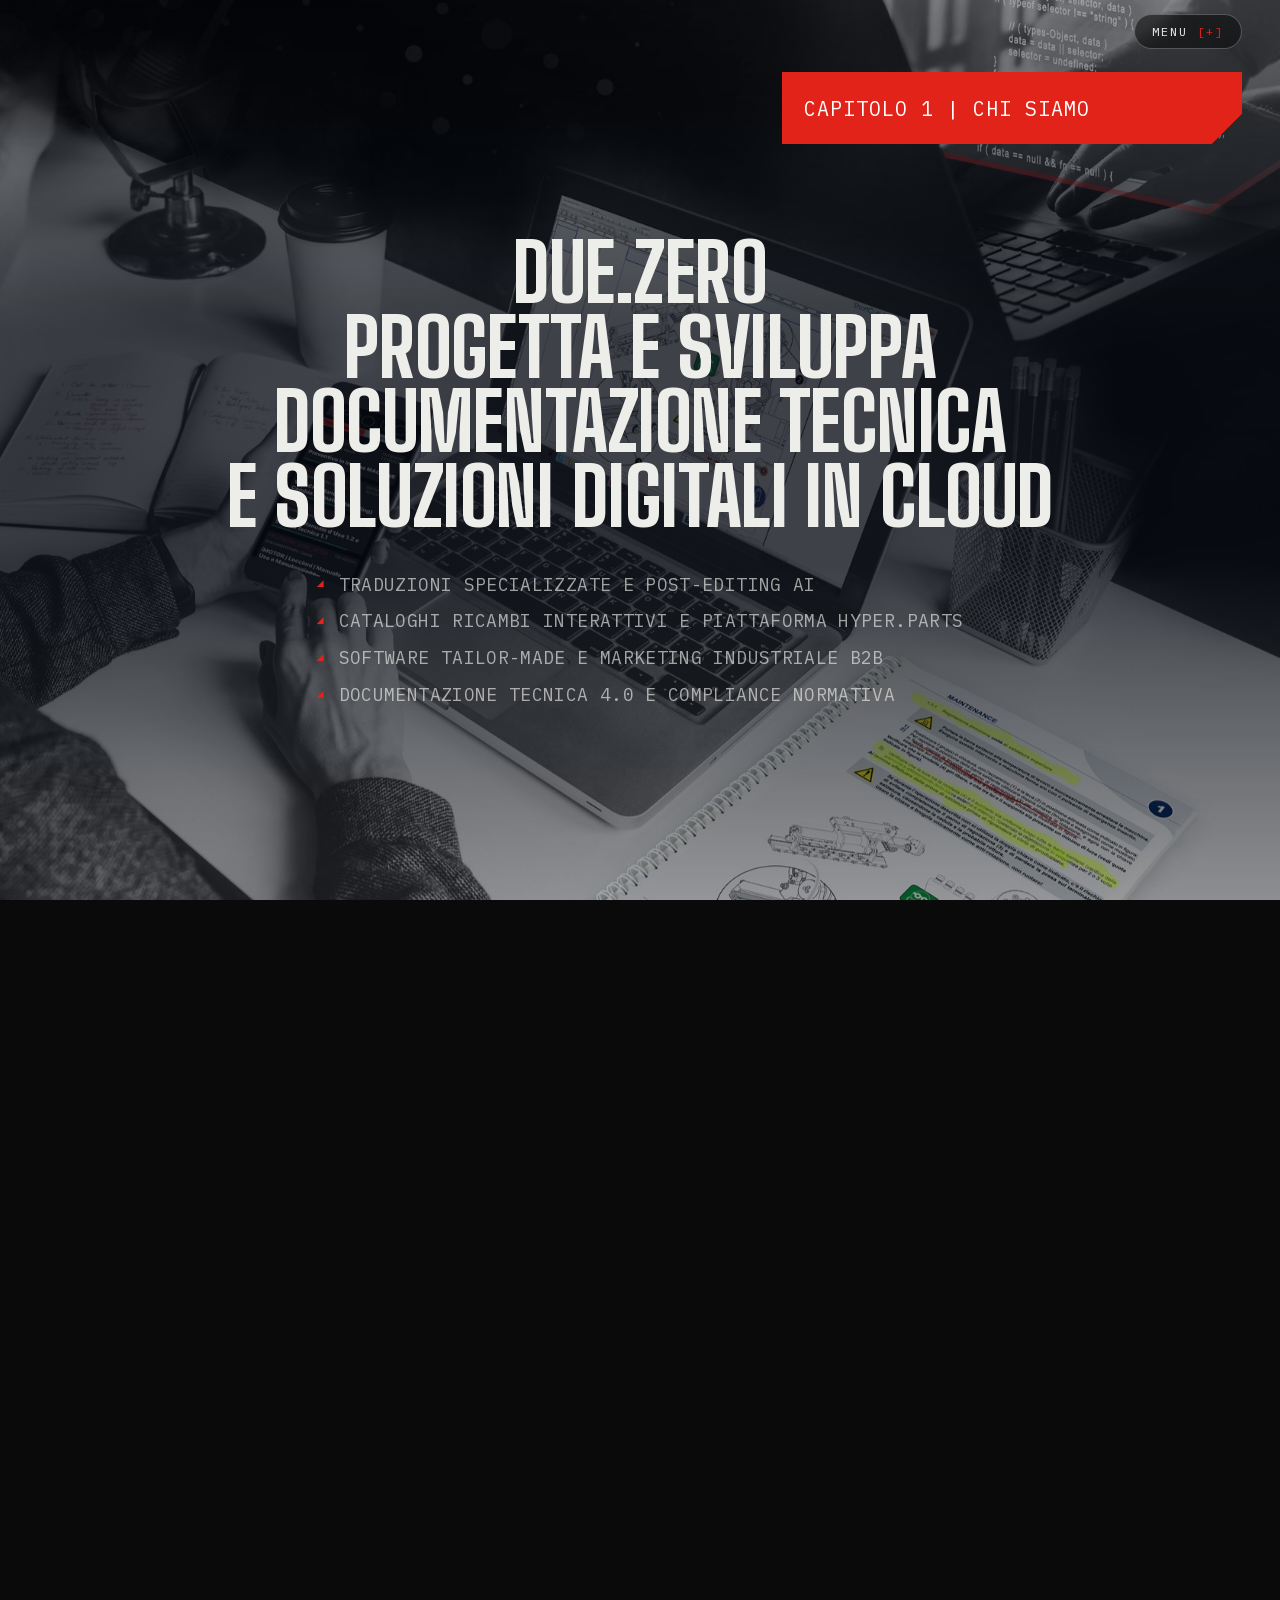
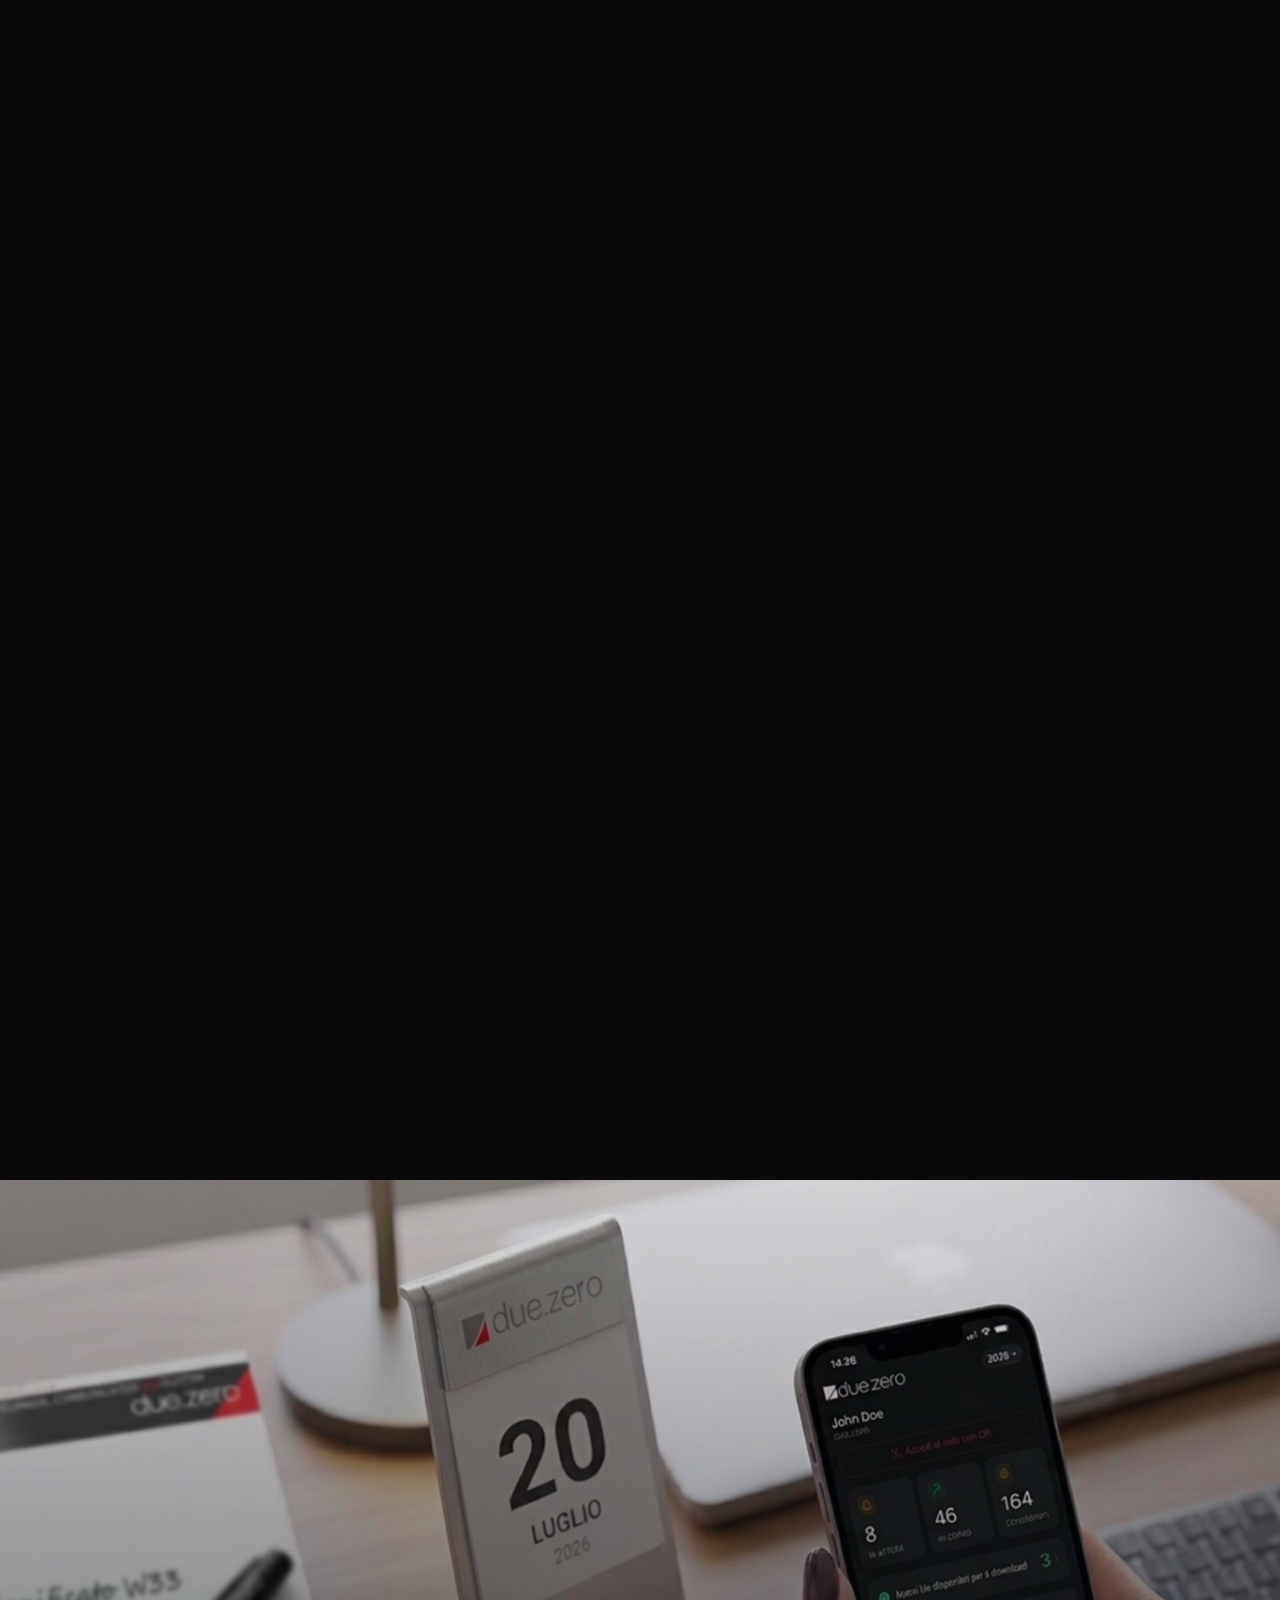
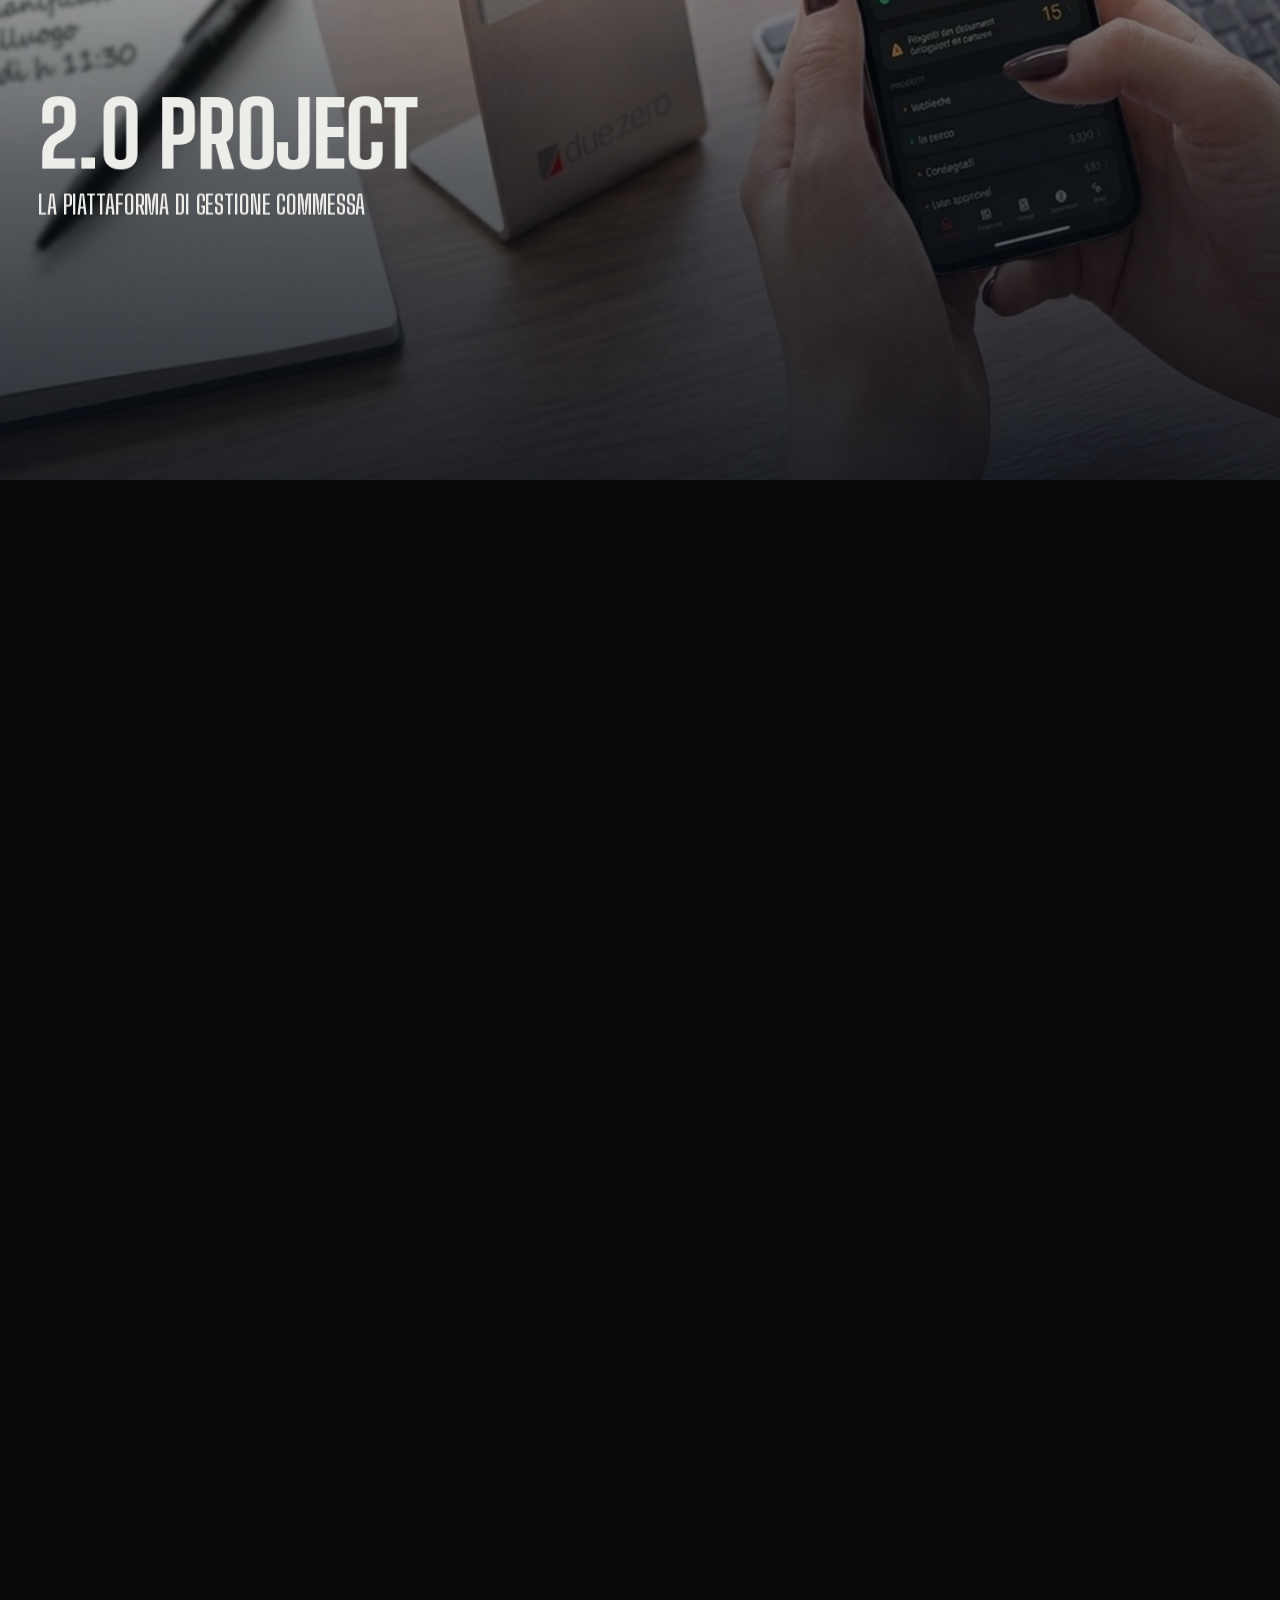
<file: index.html>
<!DOCTYPE html>
<html lang="it">
<head>
<meta charset="UTF-8">
<meta name="viewport" content="width=device-width, initial-scale=1.0">
<title>Due.Zero — Technical Communication</title>
<meta name="description" content="Trasformiamo dati tecnici, manuali, ricambi e contenuti multilingua in strumenti digitali chiari, consultabili e coerenti con i processi industriali. Bologna, dal 2008.">
<link rel="canonical" href="https://www.duezero.eu/">
<meta property="og:type" content="website">
<meta property="og:site_name" content="Due.Zero">
<meta property="og:url" content="https://www.duezero.eu/">
<meta property="og:title" content="Due.Zero — Technical Communication">
<meta property="og:description" content="Trasformiamo dati tecnici, manuali, ricambi e contenuti multilingua in strumenti digitali chiari, consultabili e coerenti con i processi industriali. Bologna, dal 2008.">
<meta property="og:image" content="https://www.duezero.eu/img/og-image.png">
<meta name="twitter:card" content="summary_large_image">
<meta name="twitter:title" content="Due.Zero — Technical Communication">
<meta name="twitter:description" content="Trasformiamo dati tecnici, manuali, ricambi e contenuti multilingua in strumenti digitali chiari, consultabili e coerenti con i processi industriali. Bologna, dal 2008.">
<meta name="twitter:image" content="https://www.duezero.eu/img/og-image.png">
<meta name="theme-color" content="#0A0A0A">
<link rel="icon" type="image/svg+xml" href="favicon.svg">
<link rel="preload" href="fonts/BebasNeue-latin.woff2" as="font" type="font/woff2" crossorigin>
<link rel="preload" href="fonts/BigShouldersDisplay-latin-var.woff2" as="font" type="font/woff2" crossorigin>
<link rel="preload" href="fonts/IBMPlexMono-latin-400.woff2" as="font" type="font/woff2" crossorigin>
<link rel="stylesheet" href="css/fonts.css">
<link rel="stylesheet" href="css/common.css">
<link rel="stylesheet" href="css/style.css">
<script type="application/ld+json">
{
  "@context": "https://schema.org",
  "@type": "Organization",
  "name": "Due.Zero Srl",
  "legalName": "Due.Zero Srl",
  "url": "https://www.duezero.eu",
  "logo": "https://www.duezero.eu/img/DueZero_logo.svg",
  "description": "Trasformiamo dati tecnici, manuali, ricambi e contenuti multilingua in strumenti digitali chiari, consultabili e coerenti con i processi industriali. Bologna, dal 2008.",
  "foundingDate": "2008",
  "address": {
    "@type": "PostalAddress",
    "streetAddress": "Via Persicetana Vecchia, 26",
    "addressLocality": "Bologna",
    "addressRegion": "BO",
    "postalCode": "40132",
    "addressCountry": "IT"
  },
  "contactPoint": {
    "@type": "ContactPoint",
    "telephone": "+39-051-5060797",
    "email": "info@duezero.eu",
    "contactType": "customer service"
  },
  "vatID": "IT03840401206",
  "sameAs": [
    "https://www.linkedin.com/in/due-zero-srl-05b47742/"
  ]
}
</script>
</head>
<body>

<div class="preloader" id="preloader" aria-hidden="true">
  <div class="preloaderMark">
    <span class="preloaderWord">DUE<span class="dot">.</span>ZERO</span>
    <div class="preloaderBar"><div class="preloaderBarFill" id="preloaderBarFill"></div></div>
  </div>
</div>

<!-- Menu: elemento di pagina, non della prima scena. Stava dentro lo sticky del Capitolo 1 ed era
     quindi raggiungibile solo lì; ora è fisso e resta disponibile per tutto il documento, come già
     avveniva in parliamone.html. -->
<div class="topbar">
  <button class="menuBtn" id="menuBtn">MENU <span class="plus">[+]</span></button>
</div>

<main>
<div class="scene" id="scene">
  <!-- banner "01 | Chi siamo" + titolo + sottotitolo già COMPLETI qui (~68%, non solo iniziati — atterrare
       a metà rivelazione mostrava il titolo "tagliato"), prima che parta il gesto successivo (card, .72) -->
  <div class="chapterAnchor" id="chapter1Start" aria-hidden="true"></div>
  <div class="sticky" id="sticky">
    <div class="ambient" id="ambient"></div>

    <!-- CAPITOLO 1 -->
    <!-- immagine a destra: stessa tecnica di .ecoProjectImg in Ecosistema — campo fotografico ampio
         (non un riquadro), sfumato sul bordo sinistro, che entra a fuoco durante lo scroll. È sorella
         di .chapter1, non figlia: ha una sua timeline (entra prima del titolo, esce con la card) e se
         fosse dentro .chapter1 erediterebbe l'opacità 0 fino a metà scena -->
    <!-- wrapper trasparente su desktop (nessuno stile fuori dal blocco touch in fondo al CSS): stesso
         principio di .ecoImgWrap in Ecosistema, qui per dare a .ch1Img un contenitore relative su cui
         fare da sfondo nella versione statica touch -->
    <div class="ecoImgWrap" id="ecoImgWrapCh1">
    <div class="ch1Img" id="ch1Img" aria-hidden="true"></div>
    <div class="ch1ImgVeil" id="ch1ImgVeil" aria-hidden="true"></div>
    <!-- titolo + sottotitolo sono un blocco unico ancorato in basso: il titolo non ha più una sua
         posizione fissa, quindi quando il sottotitolo entra è il titolo a salire, non il contrario -->
    <div class="chapter1" id="chapter1">
      <div class="ch-block">
        <div class="ch-title" id="chTitle">
          <span class="ln"><i>DUE.ZERO</i></span>
          <span class="ln"><i>PROGETTA E SVILUPPA</i></span>
          <span class="ln"><i>DOCUMENTAZIONE TECNICA</i></span>
          <span class="ln"><i>E SOLUZIONI DIGITALI IN CLOUD</i></span>
        </div>
        <div class="ch-sub">
          <div class="ch-subInner" id="chSub">
            <ul class="ch-subList">
              <li>Traduzioni specializzate e post-editing AI</li>
              <li>Cataloghi ricambi interattivi e piattaforma Hyper.Parts</li>
              <li>Software tailor-made e marketing industriale B2B</li>
              <li>Documentazione Tecnica 4.0 e Compliance Normativa</li>
            </ul>
          </div>
        </div>
      </div>
    </div>
    <!-- banner che si costruisce a quadrati -->
    <div class="chBanner" id="chBanner"><span class="bt">Capitolo 1 | Chi siamo</span></div>
    </div><!-- /ecoImgWrapCh1 -->

    <!-- Titolo ripristinato (richiesto esplicitamente, "il capo non sembra più convinto dell'SVG"):
         .center torna ad essere il titolo vero, spostato dentro #heroGroup (non era suo figlio
         all'epoca del test SVG, .heroGroup non esisteva ancora) per restare nella sequenza flex
         touch. L'SVG di prova è stato rimosso definitivamente (confermato dal capo, decisione presa) -->
    <div class="heroGroup" id="heroGroup">
    <div class="center">
      <div class="heroMove" id="heroMove">
        <div class="tilt" id="tilt">
          <div class="gloss-wrap" id="glossWrap">
            <div class="title base" aria-hidden="true"><span class="l0">DUE<span class="dot">.</span>ZERO</span><span class="l1">Technical</span><span class="l2">Communication</span></div>
            <div class="title sheen" aria-hidden="true"><span class="l0">DUE<span class="dot">.</span>ZERO</span><span class="l1">Technical</span><span class="l2">Communication</span></div>
            <div class="title gloss" id="gloss"><span class="l0">DUE<span class="dot">.</span>ZERO</span><span class="l1">Technical</span><span class="l2">Communication</span></div>
            <h1 style="position:absolute;width:1px;height:1px;overflow:hidden;clip:rect(0 0 0 0)">Due.Zero — Technical Communication</h1>
          </div>
        </div>
      </div>
    </div>

    <!-- label che spiega le icone sotto: stessa visibilità/lifecycle di .heroBadges (badgesShown in JS),
         non è il titolo — piccola, non deve competere con esso -->
    <div class="heroEco" id="heroEco">
      <span class="heroEcoLabel">Il nostro ecosistema operativo</span>
      <p class="heroEcoSub">Piattaforme proprietarie, portali B2B e workflow digitali con cui gestiamo la tua documentazione tecnica e il tuo post-vendita.</p>
    </div>

    <!-- badge progetti: visibili solo dopo il preload, spariscono appena si scrolla. SC Spare Manager e
         SC Translate non hanno ancora una pagina/link reale: span non cliccabile, stesso trattamento già
         usato per il sottomenu Cosa Facciamo e per Privacy/Cookie in footer -->
    <div class="heroBadges" id="heroBadges">
      <a class="heroBadge" href="https://hyperparts.it/" target="_blank" rel="noopener noreferrer" aria-label="HYPER.PARTS">
        <span class="heroBadgeTip"><span class="tipName">HYPER.PARTS</span><span class="tipDesc">Portale Consultazione Ricambi</span></span>
        <svg version="1.2" baseProfile="tiny" xmlns="http://www.w3.org/2000/svg" xmlns:xlink="http://www.w3.org/1999/xlink" x="0px"
        	 y="0px" viewBox="0 0 300 300" xml:space="preserve">
        <g class="static-icon">
        	<g>
        		<path fill="#324646" d="M293.733,44.981C282.153,18.507,255.744,0,225,0H75C33.579,0,0,33.579,0,75v150
        			c0,30.263,17.934,56.32,43.744,68.174C141.861,264.814,264.862,152.669,293.733,44.981z"/>
        		<path fill="#333333" d="M43.744,293.174C53.262,297.545,63.841,300,75,300h150c41.421,0,75-33.578,75-75V75
        			c0-10.677-2.246-20.825-6.267-30.019C264.862,152.669,141.861,264.814,43.744,293.174z"/>
        	</g>
        </g>
        <g class="roll-icon">
        	<g>
        		<path fill="#324646" d="M293.733,44.981C282.153,18.507,255.744,0,225,0H75C33.579,0,0,33.579,0,75v150
        			c0,30.263,17.934,56.32,43.744,68.174C141.861,264.814,264.862,152.669,293.733,44.981z"/>
        		<path fill="#003B75" d="M43.744,293.174C53.262,297.545,63.841,300,75,300h150c41.421,0,75-33.578,75-75V75
        			c0-10.677-2.246-20.825-6.267-30.019C264.862,152.669,141.861,264.814,43.744,293.174z"/>
        	</g>
        </g>
        <g class="static-text">
        	<g>
        		<path fill="#808080" d="M72.291,155.277c0-13.45,5.653-25.401,16.414-32.943V62.5h-32.59c-2.681,0-1.813,2.196-1.813,4.885v164.97
        			c0,2.688,0.615,4.839,3.295,4.839l31.107,0.016v-49.004C77.944,180.678,72.291,168.726,72.291,155.277z"/>
        		<path fill="#FFD300" d="M146.626,155.277c0-18.227-14.777-33.013-33.004-33.013s-33.005,14.786-33.005,33.013
        			c0,18.226,14.779,33.005,33.005,33.005S146.626,173.503,146.626,155.277z"/>
        		<path fill="#808080" d="M255.982,92.74c-3.876-11.649-11.712-19.79-23.053-24.545c-9.857-4.127-20.299-5.401-30.812-5.539
        			c0,0-14.923,0.225-30.626,0.215c-0.244-0.076-0.538,0.13-0.902,0.13H138v59.334c10.761,7.542,16.414,19.493,16.414,32.943
        			c0,13.448-5.653,25.4-16.414,32.928v49.004l30.906-0.016c2.681,0,3.094-2.151,3.094-4.839V181l0,0v-48l0,0V94h30.058
        			c3.87,1,5.605,0.624,9.409,1.297c6.688,1.194,11.939,4.687,14.374,11.377c2.213,6.057,2.468,12.291,0.85,18.566
        			c-1.672,6.502-5.76,10.647-12.245,12.017c-3.936,0.834-8.252,1.326-12.274,1.355L182,138.644V169h20.13
        			c7.572,0,20.552-1.072,27.778-3.438c12.486-4.089,21.461-11.894,25.843-24.407C261.383,125.055,261.372,108.902,255.982,92.74z"/>
        	</g>
        </g>
        <g class="roll-text">
        	<g>
        		<path fill="#FFFFFF" d="M72.291,155.277c0-13.45,5.653-25.401,16.414-32.943V62.5h-32.59c-2.681,0-1.813,2.196-1.813,4.885v164.97
        			c0,2.688,0.615,4.839,3.295,4.839l31.107,0.016v-49.004C77.944,180.678,72.291,168.726,72.291,155.277z"/>
        		<path fill="#FFD300" d="M146.626,155.277c0-18.227-14.777-33.013-33.004-33.013s-33.005,14.786-33.005,33.013
        			c0,18.226,14.779,33.005,33.005,33.005S146.626,173.503,146.626,155.277z"/>
        		<path fill="#FFFFFF" d="M255.982,92.74c-3.876-11.649-11.712-19.79-23.053-24.545c-9.857-4.127-20.299-5.401-30.812-5.539
        			c0,0-14.923,0.225-30.626,0.215c-0.244-0.076-0.538,0.13-0.902,0.13H138v59.334c10.761,7.542,16.414,19.493,16.414,32.943
        			c0,13.448-5.653,25.4-16.414,32.928v49.004l30.906-0.016c2.681,0,3.094-2.151,3.094-4.839V181l0,0v-48l0,0V94h30.058
        			c3.87,1,5.605,0.624,9.409,1.297c6.688,1.194,11.939,4.687,14.374,11.377c2.213,6.057,2.468,12.291,0.85,18.566
        			c-1.672,6.502-5.76,10.647-12.245,12.017c-3.936,0.834-8.252,1.326-12.274,1.355L182,138.644V169h20.13
        			c7.572,0,20.552-1.072,27.778-3.438c12.486-4.089,21.461-11.894,25.843-24.407C261.383,125.055,261.372,108.902,255.982,92.74z"/>
        	</g>
        </g>
        </svg>
      </a>
      <a class="heroBadge" href="https://hyperlab.azurewebsites.net/Identity/Account/Login" target="_blank" rel="noopener noreferrer" aria-label="HYPER.LAB">
        <span class="heroBadgeTip"><span class="tipName">HYPER.LAB</span><span class="tipDesc">Piattaforma Gestione Qualità</span></span>
        <svg version="1.2" baseProfile="tiny" xmlns="http://www.w3.org/2000/svg" xmlns:xlink="http://www.w3.org/1999/xlink" x="0px"
        	 y="0px" viewBox="0 0 300 300" xml:space="preserve">
        <g class="static-icon">
        	<g>
        		<path fill="#324646" d="M293.733,44.981C282.153,18.507,255.744,0,225,0H75C33.579,0,0,33.579,0,75v150
        			c0,30.263,17.934,56.32,43.744,68.174C141.861,264.814,264.862,152.669,293.733,44.981z"/>
        		<path fill="#333333" d="M43.744,293.174C53.262,297.545,63.841,300,75,300h150c41.421,0,75-33.578,75-75V75
        			c0-10.677-2.246-20.825-6.267-30.019C264.862,152.669,141.861,264.814,43.744,293.174z"/>
        	</g>
        </g>
        <g class="roll-icon">
        	<g>
        		<path fill="#324646" d="M293.733,44.981C282.153,18.507,255.744,0,225,0H75C33.579,0,0,33.579,0,75v150
        			c0,30.263,17.934,56.32,43.744,68.174C141.861,264.814,264.862,152.669,293.733,44.981z"/>
        		<path fill="#F15A24" d="M43.744,293.174C53.262,297.545,63.841,300,75,300h150c41.421,0,75-33.578,75-75V75
        			c0-10.677-2.246-20.825-6.267-30.019C264.862,152.669,141.861,264.814,43.744,293.174z"/>
        	</g>
        </g>
        <g class="static-text">
        	<g>
        		<path fill="#808080" d="M72.291,155.277c0-13.45,5.653-25.401,16.414-32.943V62.5h-32.59c-2.681,0-1.813,2.196-1.813,4.885v164.97
        			c0,2.688,0.615,4.839,3.295,4.839l31.107,0.016v-49.004C77.944,180.678,72.291,168.726,72.291,155.277z"/>
        		<path fill="#F15A24" d="M146.626,155.277c0-18.227-14.777-33.013-33.004-33.013s-33.005,14.786-33.005,33.013
        			c0,18.226,14.779,33.005,33.005,33.005S146.626,173.503,146.626,155.277z"/>
        		<path fill="#CCCCCC" d="M181,62h66c5.522,0,10,4.477,10,10v95.958l-34-33.999V94h-42V62z"/>
        		<path fill="#808080" d="M223,192.042V205h-52.3c-0.195-0.305-0.7-0.707-0.7-1.25V67.37c0-2.681-2.356-4.855-5.029-4.855L136,62.5
        			v59.834c11,5.076,18.587,19.478,18.587,32.943c0,13.463-7.587,27.644-18.587,32.958v48.974l101.47-0.03
        			c0.88,0,1.75-0.063,2.609-0.179H247c5.522,0,10-4.478,10-10v-0.959L223,192.042z"/>
        		<polygon fill="#CCCCCC" points="270,191.976 270,227.051 215,172.167 215,137.167 		"/>
        	</g>
        </g>
        <g class="roll-text">
        	<g>
        		<path fill="#FFFFFF" d="M72.291,155.277c0-13.45,5.653-25.401,16.414-32.943V62.5h-32.59c-2.681,0-1.813,2.196-1.813,4.885v164.97
        			c0,2.688,0.615,4.839,3.295,4.839l31.107,0.016v-49.004C77.944,180.678,72.291,168.726,72.291,155.277z"/>
        		<path fill="#F15A24" d="M146.626,155.277c0-18.227-14.777-33.013-33.004-33.013s-33.005,14.786-33.005,33.013
        			c0,18.226,14.779,33.005,33.005,33.005S146.626,173.503,146.626,155.277z"/>
        		<path fill="#CCCCCC" d="M181,62h66c5.522,0,10,4.477,10,10v95.958l-34-33.999V94h-42V62z"/>
        		<path fill="#FFFFFF" d="M223,192.042V205h-52.3c-0.195-0.305-0.7-0.707-0.7-1.25V67.37c0-2.681-2.356-4.855-5.029-4.855L136,62.5
        			v59.834c11,5.076,18.587,19.478,18.587,32.943c0,13.463-7.587,27.644-18.587,32.958v48.974l101.47-0.03
        			c0.88,0,1.75-0.063,2.609-0.179H247c5.522,0,10-4.478,10-10v-0.959L223,192.042z"/>
        		<polygon fill="#CCCCCC" points="270,191.976 270,227.051 215,172.167 215,137.167 		"/>
        	</g>
        </g>
        </svg>
      </a>
      <a class="heroBadge" href="#doc40Start" id="badgeDoc40" aria-label="DOCUMENTATION 4.0">
        <span class="heroBadgeTip"><span class="tipName">DOCUMENTATION 4.0</span><span class="tipDesc">Tracciabilità Parco Macchine</span></span>
        <svg version="1.2" baseProfile="tiny" xmlns="http://www.w3.org/2000/svg" xmlns:xlink="http://www.w3.org/1999/xlink" x="0px"
        	 y="0px" viewBox="0 0 300 300" xml:space="preserve">
<g class="static-icon">
	<g>
		<path fill="#324646" d="M293.733,44.981C282.153,18.507,255.744,0,225,0H75C33.579,0,0,33.579,0,75v150
			c0,30.263,17.934,56.32,43.744,68.174C141.861,264.814,264.862,152.669,293.733,44.981z"/>
		<path fill="#333333" d="M43.744,293.174C53.262,297.545,63.841,300,75,300h150c41.421,0,75-33.578,75-75V75
			c0-10.677-2.246-20.825-6.267-30.019C264.862,152.669,141.861,264.814,43.744,293.174z"/>
	</g>
</g>
<g class="roll-icon">
	<g>
		<path fill="#324646" d="M293.733,44.981C282.153,18.507,255.744,0,225,0H75C33.579,0,0,33.579,0,75v150
			c0,30.263,17.934,56.32,43.744,68.174C141.861,264.814,264.862,152.669,293.733,44.981z"/>
		<path fill="#009688" d="M43.744,293.174C53.262,297.545,63.841,300,75,300h150c41.421,0,75-33.578,75-75V75
			c0-10.677-2.246-20.825-6.267-30.019C264.862,152.669,141.861,264.814,43.744,293.174z"/>
	</g>
	
		<image width="12" height="12" xlink:href="[data-uri]" transform="matrix(1 0 0 1 46 24)">
	</image>
	
		<image width="13" height="12" xlink:href="[data-uri]" transform="matrix(1 0 0 1 253 24)">
	</image>
	
		<image width="18" height="18" xlink:href="[data-uri]" transform="matrix(1 0 0 1 147 21)">
	</image>
	
		<image width="314" height="305" xlink:href="[data-uri]" transform="matrix(1 0 0 1 -1 -5)">
	</image>
</g>
<g class="static-text">
	<path fill="#808080" d="M270.625,146.125c0-30.309-4.116-53.129-18.186-66.375C239.576,67.525,226,62.25,195,62.25v32
		c27,0,42,8.5,42,39.459V205h-51.543c-0.195-1-1.457-0.957-1.457-1.5V62.25l-5.029,0.015L150,62.25v57.833
		c12,7.379,19.121,20.265,19.121,34.941S162,182.586,150,189.965v46.994l101.849,0.095c0.881,0,2.129-0.054,2.988-0.054h6.92
		c5.522,0,9.243-4.728,9.243-10.25v-59.042C271,167.708,270.625,147.043,270.625,146.125z"/>
	<g>
		<path fill="#808080" d="M128.021,196.878c-19.541,0-35.56-13.878-39.967-31.878H64.727l0.257-0.623l21.962-38.02
			C92.566,115.321,97.164,105,102.526,94h0.766c-0.456,10-0.894,19.545-0.985,29c7.126-5.762,15.668-9.348,25.546-9.348
			c3.69,0,7.146,0.359,10.146,1.263V63H97.022c0,0-5.662-0.119-8.26,4.228S28,168.864,28,168.864V196h74v42h36v-42"/>
	</g>
	<path fill="#009688" d="M161.383,155.027c0-18.227-14.777-33.013-33.004-33.013S95.374,136.8,95.374,155.027
		c0,18.226,14.779,33.005,33.005,33.005S161.383,173.253,161.383,155.027z"/>
</g>
<g class="roll-text">
	<path fill="#009688" d="M161.383,155.027c0-18.227-14.777-33.013-33.004-33.013S95.374,136.8,95.374,155.027
		c0,18.226,14.779,33.005,33.005,33.005S161.383,173.253,161.383,155.027z"/>
	<g>
		<path fill="#FFFFFF" d="M128.021,196.878c-19.541,0-35.56-13.878-39.967-31.878H64.727l0.257-0.623l21.962-38.02
			C92.566,115.321,97.164,105,102.526,94h0.766c-0.456,10-0.894,19.545-0.985,29c7.126-5.762,15.668-9.348,25.546-9.348
			c3.69,0,7.146,0.359,10.146,1.263V63H97.022c0,0-5.662-0.119-8.26,4.228S28,168.864,28,168.864V196h74v42h36v-42"/>
	</g>
	<path fill="#FFFFFF" d="M270.625,146.125c0-30.309-4.116-53.129-18.186-66.375C239.576,67.525,226,62.25,195,62.25v32
		c27,0,42,8.5,42,39.459V205h-51.543c-0.195-1-1.457-0.957-1.457-1.5V62.25l-5.029,0.015L150,62.25v57.833
		c12,7.379,19.121,20.265,19.121,34.941S162,182.586,150,189.965v46.994l101.849,0.095c0.881,0,2.129-0.054,2.988-0.054h6.92
		c5.522,0,9.243-4.728,9.243-10.25v-59.042C271,167.708,270.625,147.043,270.625,146.125z"/>
</g>
        </svg>
      </a>
      <a class="heroBadge" href="https://www.duezero.eu/DueZeroProject/Default.aspx" target="_blank" rel="noopener noreferrer" aria-label="2.0 PROJECT">
        <span class="heroBadgeTip"><span class="tipName">2.0 PROJECT</span><span class="tipDesc">Pianificazione dei tuoi Progetti</span></span>
        <svg version="1.2" baseProfile="tiny" xmlns="http://www.w3.org/2000/svg" xmlns:xlink="http://www.w3.org/1999/xlink" x="0px"
        	 y="0px" viewBox="0 0 300 300" xml:space="preserve">
        <g class="static-icon">
        	<g>
        		<path fill="#FFFFFF" stroke="#FFFFFF" stroke-width="1.5" stroke-linejoin="round" d="M293.733,44.981C282.153,18.507,255.744,0,225,0H75C33.579,0,0,33.579,0,75v150
        			c0,30.263,17.934,56.32,43.744,68.174C141.861,264.814,264.862,152.669,293.733,44.981z"/>
        		<path fill="#E6E6E6" stroke="#E6E6E6" stroke-width="1.5" stroke-linejoin="round" d="M43.744,293.174C53.262,297.545,63.841,300,75,300h150c41.421,0,75-33.578,75-75V75
        			c0-10.677-2.246-20.825-6.267-30.019C264.862,152.669,141.861,264.814,43.744,293.174z"/>
        	</g>
        </g>
        <g class="roll-icon">
        	<g>
        		<path fill="#FFFFFF" stroke="#FFFFFF" stroke-width="1.5" stroke-linejoin="round" d="M293.733,44.981C282.153,18.507,255.744,0,225,0H75C33.579,0,0,33.579,0,75v150
        			c0,30.263,17.934,56.32,43.744,68.174C141.861,264.814,264.862,152.669,293.733,44.981z"/>
        		<path fill="#E6E6E6" stroke="#E6E6E6" stroke-width="1.5" stroke-linejoin="round" d="M43.744,293.174C53.262,297.545,63.841,300,75,300h150c41.421,0,75-33.578,75-75V75
        			c0-10.677-2.246-20.825-6.267-30.019C264.862,152.669,141.861,264.814,43.744,293.174z"/>
        	</g>
        </g>
        <g class="static-text">
        	<g>
        		<polygon fill="#808080" points="230.609,105.415 230.609,62.5 56.25,62.5 56.25,236.857 99.095,236.857 		"/>
        		<polygon fill="#FF0000" points="243.75,107.232 243.75,237.5 113.404,237.5 		"/>
        	</g>
        </g>
        <g class="roll-text">
        	<g>
        		<linearGradient id="project20_SVGID_1_" gradientUnits="userSpaceOnUse" x1="143.4297" y1="236.8574" x2="143.4297" y2="62.5005">
        			<stop  offset="0" style="stop-color:#808080"/>
        			<stop  offset="0.4287" style="stop-color:#828282;stop-opacity:0.5713"/>
        			<stop  offset="0.5831" style="stop-color:#898989;stop-opacity:0.4169"/>
        			<stop  offset="0.6932" style="stop-color:#949494;stop-opacity:0.3068"/>
        			<stop  offset="0.7821" style="stop-color:#A5A5A5;stop-opacity:0.2179"/>
        			<stop  offset="0.8583" style="stop-color:#BBBBBB;stop-opacity:0.1417"/>
        			<stop  offset="0.9258" style="stop-color:#D7D7D7;stop-opacity:0.0742"/>
        			<stop  offset="0.9854" style="stop-color:#F6F6F6;stop-opacity:0.0146"/>
        			<stop  offset="1" style="stop-color:#FFFFFF;stop-opacity:0"/>
        		</linearGradient>
        		<polygon fill="url(#project20_SVGID_1_)" points="230.609,105.415 230.609,62.5 56.25,62.5 56.25,236.857 99.095,236.857 		"/>
        		<polygon fill="#FF0000" points="243.75,107.232 243.75,237.5 113.404,237.5 		"/>
        	</g>
        </g>
        </svg>
      </a>
      <a class="heroBadge" href="manualistica-tecnica.html" aria-label="SC PUBLISHER">
        <span class="heroBadgeTip"><span class="tipName">SC PUBLISHER</span><span class="tipDesc">Servizio Manualistica tecnica ShortCut!</span></span>
        <svg version="1.2" baseProfile="tiny" xmlns="http://www.w3.org/2000/svg" xmlns:xlink="http://www.w3.org/1999/xlink" x="0px"
        	 y="0px" viewBox="0 0 300 300" xml:space="preserve">
        <g class="static-icon">
	<g>
		<path fill="#324646" d="M293.733,44.981C282.153,18.507,255.744,0,225,0H75C33.579,0,0,33.579,0,75v150
			c0,30.263,17.934,56.32,43.744,68.174C141.861,264.814,264.862,152.669,293.733,44.981z"/>
		<path fill="#333333" d="M43.744,293.174C53.262,297.545,63.841,300,75,300h150c41.421,0,75-33.578,75-75V75
			c0-10.677-2.246-20.825-6.267-30.019C264.862,152.669,141.861,264.814,43.744,293.174z"/>
	</g>
</g>
        <g class="roll-icon">
	<g>
		<path fill="#324646" d="M293.733,44.981C282.153,18.507,255.744,0,225,0H75C33.579,0,0,33.579,0,75v150
			c0,30.263,17.934,56.32,43.744,68.174C141.861,264.814,264.862,152.669,293.733,44.981z"/>
		<path fill="#29ABE2" d="M43.744,293.174C53.262,297.545,63.841,300,75,300h150c41.421,0,75-33.578,75-75V75
			c0-10.677-2.246-20.825-6.267-30.019C264.862,152.669,141.861,264.814,43.744,293.174z"/>
	</g>
</g>
        <g class="static-text">
	<g>
		<path fill="#29ABE2" d="M129.09,97.498l-20.214,17.838c-7.098-9.877-14.325-14.816-21.681-14.816c-3.581,0-6.51,0.961-8.788,2.875
			c-2.279,1.917-3.418,4.078-3.418,6.482c0,2.404,0.814,4.679,2.442,6.823c2.213,2.859,8.885,9,20.016,18.424
			c10.416,8.708,16.731,14.199,18.945,16.474c5.532,5.589,9.454,10.934,11.766,16.035c2.31,5.104,3.467,10.674,3.467,16.718
			c0,11.762-4.066,21.478-12.198,29.146C111.294,221.166,100.689,225,87.614,225c-10.214,0-19.11-2.502-26.689-7.506
			s-14.069-12.867-19.468-23.59L64.4,180.063c6.898,12.672,14.839,19.008,23.821,19.008c4.685,0,8.624-1.364,11.813-4.094
			c3.189-2.729,4.785-5.881,4.785-9.455c0-3.25-1.206-6.499-3.613-9.748c-2.409-3.25-7.714-8.221-15.917-14.915
			c-15.625-12.737-25.713-22.566-30.271-29.487c-4.557-6.921-6.835-13.826-6.835-20.714c0-9.943,3.789-18.472,11.369-25.588
			c7.579-7.116,16.934-10.674,28.06-10.674c7.156,0,13.974,1.657,20.446,4.971C114.53,82.681,121.542,88.725,129.09,97.498z"/>
		<path fill="#29ABE2" d="M258.542,136.782l-22.153,12.185c-4.164-4.354-8.279-7.376-12.346-9.065
			c-4.067-1.689-8.833-2.535-14.299-2.535c-9.954,0-18.007,2.97-24.153,8.906c-6.149,5.937-9.223,13.547-9.223,22.82
			c0,9.02,2.96,16.39,8.882,22.095c5.92,5.713,13.696,8.565,23.323,8.565c11.909,0,21.179-4.062,27.816-12.185l20.984,14.368
			c-11.373,14.791-27.426,22.187-48.155,22.187c-18.652,0-33.256-5.524-43.817-16.572c-10.562-11.047-15.84-23.979-15.84-38.796
			c0-10.268,2.567-19.724,7.701-28.367c5.132-8.643,12.297-15.434,21.494-20.373c9.195-4.939,19.479-7.408,30.852-7.408
			c10.528,0,19.983,2.096,28.366,6.287C246.357,123.086,253.213,129.048,258.542,136.782z"/>
	</g>
</g>
        <g class="roll-text">
	<g>
		<path fill="#FFFFFF" d="M129.09,97.498l-20.214,17.838c-7.098-9.877-14.325-14.816-21.681-14.816c-3.581,0-6.51,0.961-8.788,2.875
			c-2.279,1.917-3.418,4.078-3.418,6.482c0,2.404,0.814,4.679,2.442,6.823c2.213,2.859,8.885,9,20.016,18.424
			c10.416,8.708,16.731,14.199,18.945,16.474c5.532,5.589,9.454,10.934,11.766,16.035c2.31,5.104,3.467,10.674,3.467,16.718
			c0,11.762-4.066,21.478-12.198,29.146C111.294,221.166,100.689,225,87.614,225c-10.214,0-19.11-2.502-26.689-7.506
			s-14.069-12.867-19.468-23.59L64.4,180.063c6.898,12.672,14.839,19.008,23.821,19.008c4.685,0,8.624-1.364,11.813-4.094
			c3.189-2.729,4.785-5.881,4.785-9.455c0-3.25-1.206-6.499-3.613-9.748c-2.409-3.25-7.714-8.221-15.917-14.915
			c-15.625-12.737-25.713-22.566-30.271-29.487c-4.557-6.921-6.835-13.826-6.835-20.714c0-9.943,3.789-18.472,11.369-25.588
			c7.579-7.116,16.934-10.674,28.06-10.674c7.156,0,13.974,1.657,20.446,4.971C114.53,82.681,121.542,88.725,129.09,97.498z"/>
		<path fill="#FFFFFF" d="M258.542,136.782l-22.153,12.185c-4.164-4.354-8.279-7.376-12.346-9.065
			c-4.067-1.689-8.833-2.535-14.299-2.535c-9.954,0-18.007,2.97-24.153,8.906c-6.149,5.937-9.223,13.547-9.223,22.82
			c0,9.02,2.96,16.39,8.882,22.095c5.92,5.713,13.696,8.565,23.323,8.565c11.909,0,21.179-4.062,27.816-12.185l20.984,14.368
			c-11.373,14.791-27.426,22.187-48.155,22.187c-18.652,0-33.256-5.524-43.817-16.572c-10.562-11.047-15.84-23.979-15.84-38.796
			c0-10.268,2.567-19.724,7.701-28.367c5.132-8.643,12.297-15.434,21.494-20.373c9.195-4.939,19.479-7.408,30.852-7.408
			c10.528,0,19.983,2.096,28.366,6.287C246.357,123.086,253.213,129.048,258.542,136.782z"/>
	</g>
</g>
        </svg>
      </a>
      <a class="heroBadge" href="cataloghi-ricambi.html" aria-label="SC SPARE MANAGER">
        <span class="heroBadgeTip"><span class="tipName">SC SPARE MANAGER</span><span class="tipDesc">Servizio Cataloghi Ricambi ShortCut!</span></span>
        <svg version="1.2" baseProfile="tiny" xmlns="http://www.w3.org/2000/svg" xmlns:xlink="http://www.w3.org/1999/xlink" x="0px"
        	 y="0px" viewBox="0 0 300 300" xml:space="preserve">
        <g class="static-icon">
	<g>
		<path fill="#324646" d="M293.733,44.981C282.153,18.507,255.744,0,225,0H75C33.579,0,0,33.579,0,75v150
			c0,30.263,17.934,56.32,43.744,68.174C141.861,264.814,264.862,152.669,293.733,44.981z"/>
		<path fill="#333333" d="M43.744,293.174C53.262,297.545,63.841,300,75,300h150c41.421,0,75-33.578,75-75V75
			c0-10.677-2.246-20.825-6.267-30.019C264.862,152.669,141.861,264.814,43.744,293.174z"/>
	</g>
</g>
        <g class="roll-icon">
	<g>
		<path fill="#324646" d="M293.733,44.981C282.153,18.507,255.744,0,225,0H75C33.579,0,0,33.579,0,75v150
			c0,30.263,17.934,56.32,43.744,68.174C141.861,264.814,264.862,152.669,293.733,44.981z"/>
		<path fill="#C9961A" d="M43.744,293.174C53.262,297.545,63.841,300,75,300h150c41.421,0,75-33.578,75-75V75
			c0-10.677-2.246-20.825-6.267-30.019C264.862,152.669,141.861,264.814,43.744,293.174z"/>
	</g>
</g>
        <g class="static-text">
	<g>
		<path fill="#C9961A" d="M125.906,98.305l-20.392,17.996c-7.161-9.965-14.451-14.947-21.872-14.947
			c-3.612,0-6.567,0.969-8.866,2.901c-2.299,1.934-3.448,4.116-3.448,6.54c0,2.426,0.821,4.72,2.463,6.884
			c2.232,2.886,8.964,9.082,20.192,18.586c10.507,8.787,16.878,14.325,19.112,16.62c5.581,5.64,9.537,11.03,11.87,16.177
			c2.331,5.147,3.498,10.768,3.498,16.865c0,11.866-4.103,21.667-12.306,29.403c-8.205,7.736-18.902,11.604-32.093,11.604
			c-10.305,0-19.28-2.523-26.925-7.571c-7.646-5.049-14.194-12.981-19.64-23.799l23.146-13.964
			c6.959,12.784,14.97,19.176,24.031,19.176c4.727,0,8.7-1.376,11.917-4.13s4.827-5.933,4.827-9.539
			c0-3.277-1.216-6.554-3.645-9.834c-2.431-3.277-7.782-8.293-16.057-15.046c-15.762-12.848-25.94-22.765-30.538-29.747
			c-4.597-6.982-6.895-13.948-6.895-20.897c0-10.03,3.822-18.635,11.469-25.814c7.646-7.179,17.083-10.768,28.307-10.768
			c7.22,0,14.097,1.672,20.626,5.015C111.218,83.358,118.292,89.455,125.906,98.305z"/>
		<path fill="#C9961A" d="M178.419,116.301v11.801c4.852-4.851,10.095-8.49,15.734-10.916c5.638-2.424,11.668-3.639,18.094-3.639
			c13.964,0,25.829,5.278,35.599,15.833c9.768,10.557,14.652,24.093,14.652,40.615c0,15.931-5.05,29.256-15.144,39.975
			c-10.096,10.719-22.063,16.078-35.894,16.078c-6.163,0-11.899-1.098-17.209-3.294c-5.31-2.196-10.588-5.786-15.833-10.769v50.448
			h-26.65V116.301H178.419z M206.643,138.33c-8.458,0-15.474,2.886-21.045,8.654c-5.572,5.77-8.359,13.311-8.359,22.618
			c0,9.506,2.787,17.194,8.359,23.061c5.571,5.867,12.587,8.801,21.045,8.801c8.195,0,15.095-2.982,20.7-8.948
			c5.605-5.965,8.408-13.571,8.408-22.815c0-9.178-2.754-16.701-8.261-22.568C221.984,141.265,215.035,138.33,206.643,138.33z"/>
	</g>
</g>
        <g class="roll-text">
	<g>
		<path fill="#FFFFFF" d="M125.906,98.305l-20.392,17.996c-7.161-9.965-14.451-14.947-21.872-14.947
			c-3.612,0-6.567,0.969-8.866,2.901c-2.299,1.934-3.448,4.116-3.448,6.54c0,2.426,0.821,4.72,2.463,6.884
			c2.232,2.886,8.964,9.082,20.192,18.586c10.507,8.787,16.878,14.325,19.112,16.62c5.581,5.64,9.537,11.03,11.87,16.177
			c2.331,5.147,3.498,10.768,3.498,16.865c0,11.866-4.103,21.667-12.306,29.403c-8.205,7.736-18.902,11.604-32.093,11.604
			c-10.305,0-19.28-2.523-26.925-7.571c-7.646-5.049-14.194-12.981-19.64-23.799l23.146-13.964
			c6.959,12.784,14.97,19.176,24.031,19.176c4.727,0,8.7-1.376,11.917-4.13s4.827-5.933,4.827-9.539
			c0-3.277-1.216-6.554-3.645-9.834c-2.431-3.277-7.782-8.293-16.057-15.046c-15.762-12.848-25.94-22.765-30.538-29.747
			c-4.597-6.982-6.895-13.948-6.895-20.897c0-10.03,3.822-18.635,11.469-25.814c7.646-7.179,17.083-10.768,28.307-10.768
			c7.22,0,14.097,1.672,20.626,5.015C111.218,83.358,118.292,89.455,125.906,98.305z"/>
		<path fill="#FFFFFF" d="M178.419,116.301v11.801c4.852-4.851,10.095-8.49,15.734-10.916c5.638-2.424,11.668-3.639,18.094-3.639
			c13.964,0,25.829,5.278,35.599,15.833c9.768,10.557,14.652,24.093,14.652,40.615c0,15.931-5.05,29.256-15.144,39.975
			c-10.096,10.719-22.063,16.078-35.894,16.078c-6.163,0-11.899-1.098-17.209-3.294c-5.31-2.196-10.588-5.786-15.833-10.769v50.448
			h-26.65V116.301H178.419z M206.643,138.33c-8.458,0-15.474,2.886-21.045,8.654c-5.572,5.77-8.359,13.311-8.359,22.618
			c0,9.506,2.787,17.194,8.359,23.061c5.571,5.867,12.587,8.801,21.045,8.801c8.195,0,15.095-2.982,20.7-8.948
			c5.605-5.965,8.408-13.571,8.408-22.815c0-9.178-2.754-16.701-8.261-22.568C221.984,141.265,215.035,138.33,206.643,138.33z"/>
	</g>
</g>
        </svg>
      </a>
      <a class="heroBadge" href="traduzioni-multilingue.html" aria-label="SC TRANSLATE">
        <span class="heroBadgeTip"><span class="tipName">SC TRANSLATE</span><span class="tipDesc">Glossario e Traduzioni professionali</span></span>
        <svg version="1.2" baseProfile="tiny" xmlns="http://www.w3.org/2000/svg" xmlns:xlink="http://www.w3.org/1999/xlink" x="0px"
        	 y="0px" viewBox="0 0 300 300" xml:space="preserve">
        <g class="static-icon">
	<g>
		<path fill="#324646" d="M293.733,44.981C282.153,18.507,255.744,0,225,0H75C33.579,0,0,33.579,0,75v150
			c0,30.263,17.934,56.32,43.744,68.174C141.861,264.814,264.862,152.669,293.733,44.981z"/>
		<path fill="#333333" d="M43.744,293.174C53.262,297.545,63.841,300,75,300h150c41.421,0,75-33.578,75-75V75
			c0-10.677-2.246-20.825-6.267-30.019C264.862,152.669,141.861,264.814,43.744,293.174z"/>
	</g>
</g>
        <g class="roll-icon">
	<g>
		<path fill="#324646" d="M293.733,44.981C282.153,18.507,255.744,0,225,0H75C33.579,0,0,33.579,0,75v150
			c0,30.263,17.934,56.32,43.744,68.174C141.861,264.814,264.862,152.669,293.733,44.981z"/>
		<path fill="#EC297B" d="M43.744,293.174C53.262,297.545,63.841,300,75,300h150c41.421,0,75-33.578,75-75V75
			c0-10.677-2.246-20.825-6.267-30.019C264.862,152.669,141.861,264.814,43.744,293.174z"/>
	</g>
</g>
        <g class="static-text">
	<g>
		<path fill="#EC297B" d="M16.469,74.999h82.243v27.92H71.602v120.886H42.872V102.919H16.469V74.999z"/>
		<path fill="#EC297B" d="M114.898,113.744h27.617v12.645c4.724-5.193,9.97-9.069,15.742-11.634
			c5.769-2.563,12.063-3.844,18.88-3.844c6.882,0,13.09,1.686,18.626,5.058c5.535,3.374,9.988,8.295,13.363,14.77
			c4.386-6.474,9.768-11.396,16.146-14.77c6.377-3.372,13.346-5.058,20.905-5.058c7.827,0,14.71,1.821,20.651,5.462
			c5.939,3.642,10.207,8.396,12.807,14.264c2.598,5.867,3.897,15.412,3.897,28.628v64.54h-27.819v-55.84
			c0-12.477-1.552-20.924-4.653-25.341c-3.102-4.416-7.756-6.626-13.96-6.626c-4.721,0-8.953,1.351-12.696,4.046
			c-3.743,2.698-6.525,6.424-8.346,11.179c-1.821,4.754-2.731,12.392-2.731,22.912v49.67h-27.819v-53.312
			c0-9.846-0.728-16.978-2.179-21.395c-1.454-4.416-3.635-7.704-6.542-9.863c-2.907-2.158-6.422-3.237-10.546-3.237
			c-4.596,0-8.77,1.366-12.522,4.097c-3.753,2.731-6.556,6.56-8.416,11.481c-1.857,4.924-2.788,12.681-2.788,23.268v48.961h-27.617
			V113.744z"/>
	</g>
</g>
        <g class="roll-text">
	<g>
		<path fill="#FFFFFF" d="M16.469,74.999h82.243v27.92H71.602v120.886H42.872V102.919H16.469V74.999z"/>
		<path fill="#FFFFFF" d="M114.898,113.744h27.617v12.645c4.724-5.193,9.97-9.069,15.742-11.634
			c5.769-2.563,12.063-3.844,18.88-3.844c6.882,0,13.09,1.686,18.626,5.058c5.535,3.374,9.988,8.295,13.363,14.77
			c4.386-6.474,9.768-11.396,16.146-14.77c6.377-3.372,13.346-5.058,20.905-5.058c7.827,0,14.71,1.821,20.651,5.462
			c5.939,3.642,10.207,8.396,12.807,14.264c2.598,5.867,3.897,15.412,3.897,28.628v64.54h-27.819v-55.84
			c0-12.477-1.552-20.924-4.653-25.341c-3.102-4.416-7.756-6.626-13.96-6.626c-4.721,0-8.953,1.351-12.696,4.046
			c-3.743,2.698-6.525,6.424-8.346,11.179c-1.821,4.754-2.731,12.392-2.731,22.912v49.67h-27.819v-53.312
			c0-9.846-0.728-16.978-2.179-21.395c-1.454-4.416-3.635-7.704-6.542-9.863c-2.907-2.158-6.422-3.237-10.546-3.237
			c-4.596,0-8.77,1.366-12.522,4.097c-3.753,2.731-6.556,6.56-8.416,11.481c-1.857,4.924-2.788,12.681-2.788,23.268v48.961h-27.617
			V113.744z"/>
	</g>
</g>
        </svg>
      </a>
    </div>
    <div class="triangle" id="triangle" aria-hidden="true"></div>
    </div><!-- /heroGroup -->

    <nav class="legend" id="legend">
      <div class="lh">Indice | contenuti</div>
      <a href="#chapter1Start" id="legFirst"><span class="n">01</span><span>Chi siamo</span></a>
      <a href="#ecosistemaStart"><span class="n">02</span><span>Ecosistema</span></a>
      <a href="#servicesStart"><span class="n">03</span><span>Cosa Facciamo</span></a>
      <a href="#qualityStart"><span class="n">04</span><span>Qualità</span></a>
      <a href="#newsStart"><span class="n">05</span><span>News</span></a>
    </nav>

    <div class="card1b" id="card1b">
      <span class="c1b-head"><span class="idx">01</span> | Chi siamo</span>
      <p class="c1b-text" id="c1bText">Da vent'anni affianchiamo l'industria manifatturiera B2B nell'intero ciclo di vita della documentazione tecnica e dei contenuti multilingua. Metodologia, conformità normativa, un metodo di lavoro unico e software proprietari per trasformare i dati di progetto in documenti digitali chiari e innovativi, oggi asset strategici integrati nei processi aziendali.</p>
      <span class="c1b-foot">due.zero |<br class="mobileBreak"> technical communication revolution</span>
    </div>

    <div class="hint" id="hint"><span class="hintArrow" aria-hidden="true">↓</span> Scroll</div>

  </div>
</div>

<!-- ================= CAPITOLO 2 — ECOSISTEMA (asset reali) ================= -->
<div class="scene2" id="scene2">
  <!-- il link di menu puntava a #scene2 (l'inizio grezzo della sezione, s=0): atterrava prima che
       titolo (s>=.072) e sottotitolo (s>=.140) fossero rivelati, sembrava "non essere arrivato da
       nessuna parte" (segnalato). Stesso pattern già in uso per chapter1Start/qualityStart/newsStart:
       ancora un punto di scroll oltre entrambe le soglie, prima che inizi il ritiro (s>=.19) -->
  <div class="chapterAnchor" id="ecosistemaStart" aria-hidden="true"></div>
  <div class="sticky2" id="sticky2">
    <!-- Ponte Cap.1 -> Cap.2: il perimetro della card finale si espande e diventa il campo nero -->
    <div class="ecoBridge" id="ecoBridge" aria-hidden="true"></div>
    <div class="ecoBg bgHyper" id="bgHyper"></div>

    <!-- Apertura Ecosistema -->
    <!-- Banner ricorrente di capitolo — stessa logica del Capitolo 1: barra rossa che si costruisce + label mono -->
    <div class="ch2Banner" id="ch2Banner" aria-hidden="true">
      <span class="ch2BannerBar" id="ch2BannerBar"></span>
      <span class="ch2BannerText" id="ch2BannerText">Capitolo 02 | Ecosistema</span>
    </div>
    <div class="eco-open" id="ecoOpen">
      <h2 class="eco-open-h" id="ecoOpenH">Un unico ecosistema<br>che segue il ciclo di vita<br>della macchina</h2>
      <div class="eco-open-sub" id="ecoOpenSub">
        <ul class="eco-subList">
          <li>Progettazione e redazione di manualistica tecnica conforme</li>
          <li>Piattaforma after sales e gestione aggiornamenti per matricola</li>
          <li>Infrastruttura e connessione dei reparti aziendali</li>
          <li>Integrazione tra ufficio tecnico, service e produzione</li>
        </ul>
      </div>
    </div>

    <!-- Ponte verso 2.0 PROJECT: crop ravvicinato del telefono che va a fuoco -->
    <!-- wrapper trasparente su desktop (nessuno stile fuori dal blocco touch in fondo al CSS): serve solo
         per dare a .ecoProjectImg un contenitore relative su cui fare da sfondo nella versione statica -->
    <div class="ecoImgWrap" id="ecoImgWrapProject">
    <div class="ecoProjectImg" id="ecoProjectImg" aria-hidden="true"></div>
    <div class="ecoProjectVeil" id="ecoProjectVeil" aria-hidden="true"></div>

    <!-- 2.0 PROJECT — titolo protagonista, sottotitolo editoriale, descrizione estesa (ex riga mono), CTA -->
    <div id="sceneProject">
      <div class="pj-group" id="pjGroup">
        <h3 class="pj-title" id="pjTitle">2.0 Project</h3>
        <p class="pj-sub" id="pjSub">La piattaforma di gestione commessa</p>
      </div>
      <p class="pj-desc" id="pjDesc">Infrastruttura cloud dedicata ai nostri clienti.<br>Permette di monitorare in tempo reale l'avanzamento commesse,<br>condividere file di progetto e pianificare le attività<br>in totale sicurezza e da qualsiasi dispositivo.<br>Dove il flusso documentale prende forma.</p>
      <div class="eco-cta-row" id="pjCtaRow">
        <a href="https://www.duezero.eu/DueZeroProject/Default.aspx" target="_blank" rel="noopener noreferrer" class="pj-cta" id="pjCta">Scopri 2.0 Project <span class="plus">[+]</span></a>
        <div class="eco-storeBadges">
          <a href="https://play.google.com/store/apps/details?id=eu.duezero.app&hl=it" target="_blank" rel="noopener noreferrer" class="eco-storeBadge" aria-label="Disponibile su Google Play">
            <img src="img/badges/google-play-badge.svg" alt="Disponibile su Google Play" width="135" height="40" loading="lazy">
          </a>
          <a href="https://apps.apple.com/us/app/due-zero/id1544240205" target="_blank" rel="noopener noreferrer" class="eco-storeBadge" aria-label="Scarica su App Store">
            <img src="img/badges/app-store-badge.svg" alt="Scarica su App Store" width="120" height="40" loading="lazy">
          </a>
        </div>
      </div>
    </div>
    </div><!-- /ecoImgWrapProject -->

    <!-- HYPERPARTS — campo fotografico immersivo (eco_hyperparts_bg.jpg), titolo dominante, nessun numero interno -->
    <div class="ecoImgWrap" id="ecoImgWrapHyper">
    <div class="ecoHyperImg" id="ecoHyperImg" aria-hidden="true"></div>
    <div id="sceneHyper">
      <div class="hp-group" id="hpGroup">
        <h3 class="hp-title" id="hpTitle">Hyper.Parts</h3>
        <p class="hp-sub" id="hpSub">Il portale ricambi e After-Sales</p>
      </div>
      <p class="hp-desc" id="hpDesc">La piattaforma webapp B2B per un post-vendita smart.<br>Due.Zero trasforma dati CAD e distinte in cataloghi ricambi interattivi<br>per l'identificazione componenti e l'ordine in tempo reale.<br>Integra i manuali d'uso e moduli AI con gestione dati delegata.<br>Innovazione immediata per costruttori e utilizzatori.</p>
      <div class="eco-cta-row" id="hpCtaRow">
        <a href="https://hyperparts.it/" target="_blank" rel="noopener noreferrer" class="hp-cta" id="hpCta">Esplora Hyperparts <span class="plus">[+]</span></a>
        <div class="eco-storeBadges">
          <a href="https://play.google.com/store/apps/details?id=it.hyperparts.app&hl=it" target="_blank" rel="noopener noreferrer" class="eco-storeBadge" aria-label="Disponibile su Google Play">
            <img src="img/badges/google-play-badge.svg" alt="Disponibile su Google Play" width="135" height="40" loading="lazy">
          </a>
          <a href="https://apps.apple.com/us/app/hyperparts/id6797175665" target="_blank" rel="noopener noreferrer" class="eco-storeBadge" aria-label="Scarica su App Store">
            <img src="img/badges/app-store-badge.svg" alt="Scarica su App Store" width="120" height="40" loading="lazy">
          </a>
        </div>
      </div>
    </div>
    </div><!-- /ecoImgWrapHyper -->

    <!-- HYPER.LABQ — stesso sticky di Hyperparts (non una scena indipendente): serve per poter fare un
         vero crossfade fra le due foto quando cambia scena (due sticky separati non possono farlo, una
         foto non può comparire mentre l'altra è ancora visibile) — vedi capitoli.js, render2. -->
    <div class="ecoImgWrap" id="ecoImgWrapLabQ">
    <div class="ecoLabQImg" id="ecoLabQImg" aria-hidden="true"></div>
    <div id="sceneLabQContent">
      <div class="lq-group" id="lqGroup">
        <h3 class="lq-title" id="lqTitle">Hyper.Lab<span class="lq-titleQ">Q</span></h3>
        <p class="lq-sub" id="lqSub">La piattaforma per la gestione qualità</p>
      </div>
      <p class="lq-desc" id="lqDesc">La piattaforma webapp B2B per il controllo qualità integrato.<br>Due.Zero trasforma workflow e procedure in processi digitali<br>per gestire e tracciare prove, analisi e campioni in tempo reale.<br>Integra reportistica, conformità e archivi con gestione dati delegata.<br>Innovazione immediata per ogni struttura operativa accreditata.</p>
      <div class="eco-cta-row" id="lqCtaRow">
        <a href="https://hyperlab.azurewebsites.net/Identity/Account/Login" target="_blank" rel="noopener noreferrer" class="lq-cta" id="lqCta">Accedi a Hyper.LabQ <span class="plus">[+]</span></a>
        <div class="eco-storeBadges">
          <a href="https://play.google.com/store/apps/details?id=eu.duezero.hyperlabapp&hl=it" target="_blank" rel="noopener noreferrer" class="eco-storeBadge" aria-label="Disponibile su Google Play">
            <img src="img/badges/google-play-badge.svg" alt="Disponibile su Google Play" width="135" height="40" loading="lazy">
          </a>
          <a href="https://apps.apple.com/us/app/nuovolab-hyperlab/id6742852894" target="_blank" rel="noopener noreferrer" class="eco-storeBadge" aria-label="Scarica su App Store">
            <img src="img/badges/app-store-badge.svg" alt="Scarica su App Store" width="120" height="40" loading="lazy">
          </a>
        </div>
      </div>
    </div>
    </div><!-- /ecoImgWrapLabQ -->
  </div>
</div>

<!-- DOCUMENTATION 4.0 — cambio di scala: da componente/macchina a parco macchine. Fondo carta, nessuna foto
     aggiuntiva. Scena indipendente (sticky/scroll proprio): il fondo carta segnala da solo il cambio di
     scena, quindi qui non serve il crossfade fra foto che invece serve tra Hyperparts e Hyper.LabQ
     (stesso sfondo scuro su entrambe — vedi capitoli.js, blocco HYPER.LABQ dentro render2). -->
<div class="sceneDoc40" id="sceneDoc40">
  <div class="chapterAnchor" id="doc40Start" aria-hidden="true"></div>
  <div class="stickyDoc40" id="stickyDoc40">
    <div id="sceneDoc">
      <h3 class="dc-title" id="dcTitle">Documentation 4.0</h3>
      <span class="dc-accent" id="dcAccent" aria-hidden="true"></span>
      <p class="dc-sub" id="dcSub">La mappatura del parco macchine</p>
      <p class="dc-text"><i id="dcPara">Il risultato visivo del nostro ecosistema in continua evoluzione.<br>Una mappa interattiva per tracciare in tempo reale<br>il parco macchine documentato per i nostri clienti nel mondo.<br>Siti produttivi, matricole e contenuti tecnici aggiornati,<br>per garantire tracciabilità e rintracciabilità storica globale.</i></p>
      <!-- sfondo chiaro qui (carta), non nero come nell'hero: serve la variante scura del richiamo -->
      <div class="hint hintDark" id="dcHint" aria-hidden="true"><span class="hintArrow">↓</span> Scroll</div>
    </div>
  </div>
</div>

<!-- Documentation 4.0 È la Machine Map, ed è anche la soglia del Capitolo 03 — UN SOLO sticky, un solo progresso di
     scroll, tre layer sovrapposti: mappa (cresce da contenuta a schermo intero e resta protagonista), outro nero
     (sale e la chiude), soglia Cosa Facciamo (banner + titolo + sottotitolo, entrano nello stesso viewport già durante la
     chiusura, restano fermi per un hold reale, poi l'arco dei servizi prende il posto in una sezione successiva). -->
<section class="mapServicesTransition" id="mapServicesTransition">
  <!-- "Cosa Facciamo" nel menu deve atterrare qui, non su Documentation 4.0: la scena che porta lo
       stesso nome del capitolo ("CAPITOLO 03 | COSA FACCIAMO", banner rosso + "Sei servizi. Un
       processo continuo") è questa, non l'apertura di Documentation 4.0/Machine Map che la precede
       (corretto dopo un primo tentativo sbagliato). s=.75: banner completo a .60, titolo completo
       a .70, poi hold fino a 1.0 — punto stabile dentro l'hold, non a metà di un'animazione -->
  <div class="chapterAnchor" id="servicesStart" aria-hidden="true"></div>
  <div class="mapServicesSticky" id="mapServicesSticky">

    <!-- layer 1: mappa (chrome + iframe), logica interna invariata -->
    <div class="mapLayer" id="mapLayer">
      <div class="docMapChrome" id="docMapChrome">
        <div class="docMapChromeL">
          <span class="docMapChromeTitle">Documentation 4.0</span>
          <span class="docMapChromeSub">Machine Map | Interattiva</span>
          <span class="docMapChromeLoading" id="docMapLoading">Caricamento mappa…</span>
        </div>
        <div class="docMapChromeR">
          <button class="mapFsBtn" id="mapFsBtn" type="button" aria-label="Espandi mappa a schermo intero" title="Espandi mappa">
            <svg id="mapFsIcon" viewBox="0 0 24 24" width="13" height="13" aria-hidden="true" focusable="false">
              <path d="M9 3H3v6M15 3h6v6M21 15v6h-6M3 15v6h6" fill="none" stroke="currentColor" stroke-width="1.8" stroke-linecap="round" stroke-linejoin="round"/>
            </svg>
            <span id="mapFsBtnText">Espandi mappa</span>
          </button>
          <a class="mapFsFallback" id="mapFsFallback" href="https://www.duezero.eu/mappa-embed.html" target="_blank" rel="noopener" hidden>Apri la mappa in una nuova scheda</a>
        </div>
      </div>
      <div class="ecoMapFrame" id="ecoMapFrame">
        <iframe
          id="docMapIframe"
          src="https://www.duezero.eu/mappa-embed.html"
          title="Technical Documentation 4.0 Map"
          style="width:100%; height:100%; border:0;"
          loading="eager"
          allow="fullscreen; geolocation"
          allowfullscreen>
        </iframe>
        <!-- layer trasparenti: impediscono che l'iframe catturi wheel/click quando la mappa è inline (non fullscreen);
             nessun listener, nessun colore/opacità/testo — lasciano libera solo la finestra in basso a destra
             dove si trovano i controlli nativi +/-/frecce della mappa, così restano cliccabili -->
        <div class="ecoMapGuards" id="ecoMapGuards" aria-hidden="true">
          <div class="ecoMapGuardTop"></div>
          <div class="ecoMapGuardBottomLeft"></div>
        </div>
      </div>
    </div>

    <!-- layer 2: unico elemento di chiusura, sale dal basso e copre la mappa con nero pieno -->
    <div class="mapOutro" id="mapOutro" aria-hidden="true"></div>

    <!-- layer 3: soglia Capitolo 03 — banner + titolo + sottotitolo, stesso sticky, stesso progresso -->
    <div class="servicesIntroLayer" id="servicesIntroLayer">
      <div class="ch3Banner" id="ch3Banner" aria-hidden="true">
        <span class="ch3BannerText" id="ch3BannerText">Capitolo 03 | Cosa Facciamo</span>
      </div>
      <div class="svc-open" id="svcOpen">
        <h2 class="svc-open-h" id="svcOpenH">Sei servizi.<br>Un processo continuo</h2>
      </div>
    </div>

  </div>
</section>

<!-- Cosa Facciamo — card a scroll orizzontale (dalla bozza duezero-scroll): su desktop la sezione è pinnata
     e il binario di card scorre lateralmente guidato dallo scroll, con contatore, barra di progresso e
     spotlight sulla card centrale; su mobile e in reduced-motion gli stessi dati sono resi come lista
     verticale statica. Card e lista sono generate da JS dall'array SERVICES: cambiare numero o titoli
     dei servizi significa modificare solo quell'array. Le card non hanno ancora href: le pagine
     servizio non esistono e gli slug sono da congelare (vedi DA-CHIEDERE.md). -->
<section class="svcSection" id="servizi">
  <div class="svcStage" id="svcStage">
    <div class="svcSticky" id="svcSticky">
      <div class="svcHead">
        <div class="svcHeadLeft">
          <h2 class="svcHeadLabel"><span class="svcHeadBar" aria-hidden="true"></span>03 | Cosa Facciamo</h2>
          <p class="svcHeadTitle">Specialisti<br>dell'industria</p>
        </div>
        <div class="svcProgressWrap">
          <span class="svcCounter" id="svcCounter">1 / 06</span>
          <div class="svcProgressTrack"><div class="svcProgressBar" id="svcProgressBar"></div></div>
        </div>
      </div>
      <div class="svcTrackWrap"><div class="svcTrack" id="svcTrack"></div></div>
    </div>
  </div>
  <div class="svcMobileList" id="svcMobileList" aria-label="Cosa facciamo">
    <p class="svcMobileLabel"><span class="svcHeadBar" aria-hidden="true"></span>03 | Cosa Facciamo</p>
  </div>
</section>

<!-- Capitolo 04 — Qualità: metodo, validazione, tracciabilità (non badge/certificazioni). Un solo sticky,
     quattro gesti in sequenza: apertura (carta calda + banner + titolo), metodo (DQ/IQ/OQ/PQ, una sigla
     alla volta), tracciabilità (foglio tecnico + firma), chiusura (nero + titolo + CTA). -->
<section class="qualitySection" id="qualitySection">
  <!-- banner+titolo+sottotitolo già COMPLETI qui (~25%), non solo iniziati — subito dopo (.25) l'intro
       inizia a ritrarsi verso il metodo DQ/IQ/OQ/PQ, quindi questa è l'ultima finestra utile -->
  <div class="chapterAnchor" id="qualityStart" aria-hidden="true"></div>
  <div class="qualitySticky" id="qualitySticky">
    <div class="qualityPaper" id="qualityPaper"></div>

    <!-- Ordine scene invertito (richiesto esplicitamente, sia desktop che touch): "ogni pubblicazione
         ha una storia verificabile" (ex qualityRecord) è ora la prima scena, con banner di capitolo;
         "la qualità non si controlla alla fine" (ex qualityIntro) è la seconda. ID/classi dei due
         contenitori NON cambiati (troppi riferimenti CSS/JS calibrati su di essi) — si scambia solo
         il contenuto figlio fra i due, stile e soglie di ciascun contenitore restano sue proprie
         (centrato+scale per #qualityIntro, allineato a sinistra+slide-up per #qualityRecord) -->
    <div class="qualityIntro" id="qualityIntro">
      <div class="qualityBanner">CAPITOLO 04 | QUALITÀ</div>
      <span class="qualityRecordLabel">CERTIFICATO DI ORIGINE CODIFICATO</span>
      <h2>OGNI PUBBLICAZIONE<br>HA UNA STORIA<br>VERIFICABILE.</h2>
      <div class="qualityMeta">
        <span>MATRICOLA / VERSIONE / RILASCIO</span>
        <span class="qualityBarcode" aria-hidden="true"></span>
      </div>
    </div>

    <div class="qualityRecord" id="qualityRecord">
      <h3>LA QUALITÀ<br>NON SI CONTROLLA<br>ALLA FINE</h3>
      <p>Si progetta, si verifica, si rende tracciabile</p>
    </div>

    <div class="qualityMethod" id="qualityMethod">
      <p class="qualityEyebrow">QUATTRO VERIFICHE. UN SOLO RISULTATO.</p>
      <div class="qualityCodeMask">
        <div class="qualityCodeStrip" id="qualityCodeStrip">
          <div class="qualityCode" data-def="Progettazione verificata.">DQ</div>
          <div class="qualityCode" data-def="Installazione verificata.">IQ</div>
          <div class="qualityCode" data-def="Operatività verificata.">OQ</div>
          <div class="qualityCode" data-def="Prestazioni verificate.">PQ</div>
        </div>
      </div>
      <div class="qualityDefinition" id="qualityDefinition">PROGETTAZIONE VERIFICATA.</div>
    </div>

    <div class="qualityFinal" id="qualityFinal">
      <h3>CONFORME PER OGGI.<br>PRONTO PER CIÒ CHE CAMBIA.</h3>
      <a href="parliamone.html" class="qualityCta">PARLIAMO DEL TUO PROCESSO <span>→</span></a>
    </div>
  </div>
</section>

<!-- Capitolo 05 — News: contenuti editoriali non ancora pronti, sezione ridotta alla sola apertura.
     Niente più sticky/scroll-jack (aveva senso solo per sequenziare tre scene): reveal one-shot quando
     la sezione entra in viewport, stesso meccanismo già usato per il Footer (classe .revealed). -->
<section class="newsSection" id="newsSection">
  <div class="chapterAnchor" id="newsStart" aria-hidden="true"></div>
  <div class="newsIntro" id="newsIntro">
    <div class="newsBanner">CAPITOLO 05 | NEWS</div>
    <h2>IL LAVORO<br>CONTINUA</h2>
    <p>Progetti, tecnologie e punti di vista dal mondo Due.Zero</p>
    <a class="linkedinCta" href="https://www.linkedin.com/in/due-zero-srl-05b47742/" target="_blank" rel="noopener noreferrer">
      SEGUICI SU LINKEDIN <span>→</span>
    </a>
  </div>
</section>
</main>

<!-- Footer — chiusura editoriale del sito, non un footer basso tradizionale. Nessuno sticky: prosegue nel
     flusso naturale sullo stesso nero su cui chiude News, ed entra in scena una sola volta quando raggiunge
     il viewport (titolo con maschera, poi CTA, poi logo, poi i tre blocchi informativi). Anchor "Esplora"
     puntano agli id reali già presenti nel file (non esiste una sezione "Chi siamo" dedicata: punta all'Hero,
     l'apertura del sito). Privacy/Cookie non hanno ancora una URL reale: testo non cliccabile, da collegare
     in seguito, non href="#". -->
<footer class="siteFooter" id="parliamone">
  <div class="footerIntro">
    <span class="footerEyebrow">DUE.ZERO / BOLOGNA / ITALY</span>
    <h2>PARLIAMONE.</h2>
    <p>Il prossimo progetto inizia da qui.</p>

    <a class="footerMainCta" href="parliamone.html">
      SCRIVICI <span>→</span>
    </a>
  </div>

  <div class="footerLogoWrap">
    <img src="img/DueZero_logo.svg" alt="Due.Zero" class="footerLogo" loading="lazy">
  </div>

  <div class="footerInfo">
    <div class="footerBlock">
      <span class="footerLabel">CONTATTI</span>
      <a href="tel:+390515060797">+39 051 50 60 797</a>
      <a href="mailto:info@duezero.eu">info@duezero.eu</a>
    </div>

    <div class="footerBlock">
      <span class="footerLabel">SEDE</span>
      <address>
        Via Persicetana Vecchia, 26<br>
        40132 Bologna (BO)
      </address>
    </div>

    <div class="footerBlock footerLinks">
      <span class="footerLabel">ESPLORA</span>
      <a href="#chapter1Start">Chi siamo</a>
      <a href="#ecosistemaStart">Ecosistema</a>
      <a href="#servicesStart">Cosa Facciamo</a>
      <a href="#qualityStart">Qualità</a>
      <a href="#newsStart">News</a>
    </div>
  </div>

  <div class="footerLegal">
    <span>© <span id="footerYear"></span> DUE.ZERO SRL</span>
    <span>C.F. &amp; P.I. IT03840401206</span>
    <span class="footerLegalStatic" data-legal="privacy">Privacy</span>
    <span class="footerLegalStatic" data-legal="cookie">Cookie</span>
  </div>
</footer>

<div class="overlay" id="overlay">
  <button class="close" id="closeBtn">CHIUDI <span class="plus">[+]</span></button>
  <a href="#chapter1Start"><span class="oi">01</span> Chi siamo</a>
  <!-- Ecosistema 4.0 e Cosa Facciamo hanno un sottomenu: su desktop appare a lato al passaggio del mouse (resta
       aperto anche spostandosi verso di lui, con un piccolo ritardo alla chiusura — vedi capitolo1.js),
       su mobile diventa una tendina classica ad accordion, aperta/chiusa dal pulsante [+] dedicato -->
  <div class="menuItem" id="miEco">
    <a href="#ecosistemaStart" class="menuMain"><span class="oi">02</span> Ecosistema 4.0</a>
    <button class="menuToggle" aria-label="Sottomenu Ecosistema 4.0" aria-expanded="false"><span class="plus">[+]</span></button>
    <div class="submenu">
      <a href="https://www.duezero.eu/DueZeroProject/Default.aspx" target="_blank" rel="noopener noreferrer">2.0 Project</a>
      <a href="https://hyperparts.it/" target="_blank" rel="noopener noreferrer">Hyperparts</a>
    </div>
  </div>
  <div class="menuItem" id="miSrv">
    <a href="#servicesStart" class="menuMain"><span class="oi">03</span> Cosa Facciamo</a>
    <button class="menuToggle" aria-label="Sottomenu Cosa Facciamo" aria-expanded="false"><span class="plus">[+]</span></button>
    <div class="submenu">
      <!-- non ancora cliccabili: ogni servizio avrà una pagina dedicata non ancora creata (stesso
           trattamento già usato per Privacy/Cookie in footer: span statico, non un link a vuoto) -->
      <a href="manualistica-tecnica.html">Manualistica Tecnica</a>
      <a href="cataloghi-ricambi.html">Cataloghi Ricambi</a>
      <a href="traduzioni-multilingue.html">Traduzioni Multilingue</a>
      <a href="technical-compliance.html">Technical Compliance</a>
      <a href="soluzioni-creative.html">Marketing Industriale</a>
      <a href="soluzioni-software.html">Soluzioni Software 2.0</a>
    </div>
  </div>
  <a href="#qualityStart"><span class="oi">04</span> Qualità</a>
  <a href="#newsStart"><span class="oi">05</span> News</a>
  <a href="parliamone.html" class="cta"><span class="oi">→</span> Parliamone</a>
</div>

<script src="js/vendor/lenis.min.js"></script>
<script src="js/capitolo1.js"></script>
<script src="js/capitoli.js"></script>
</body>
</html>
</file>
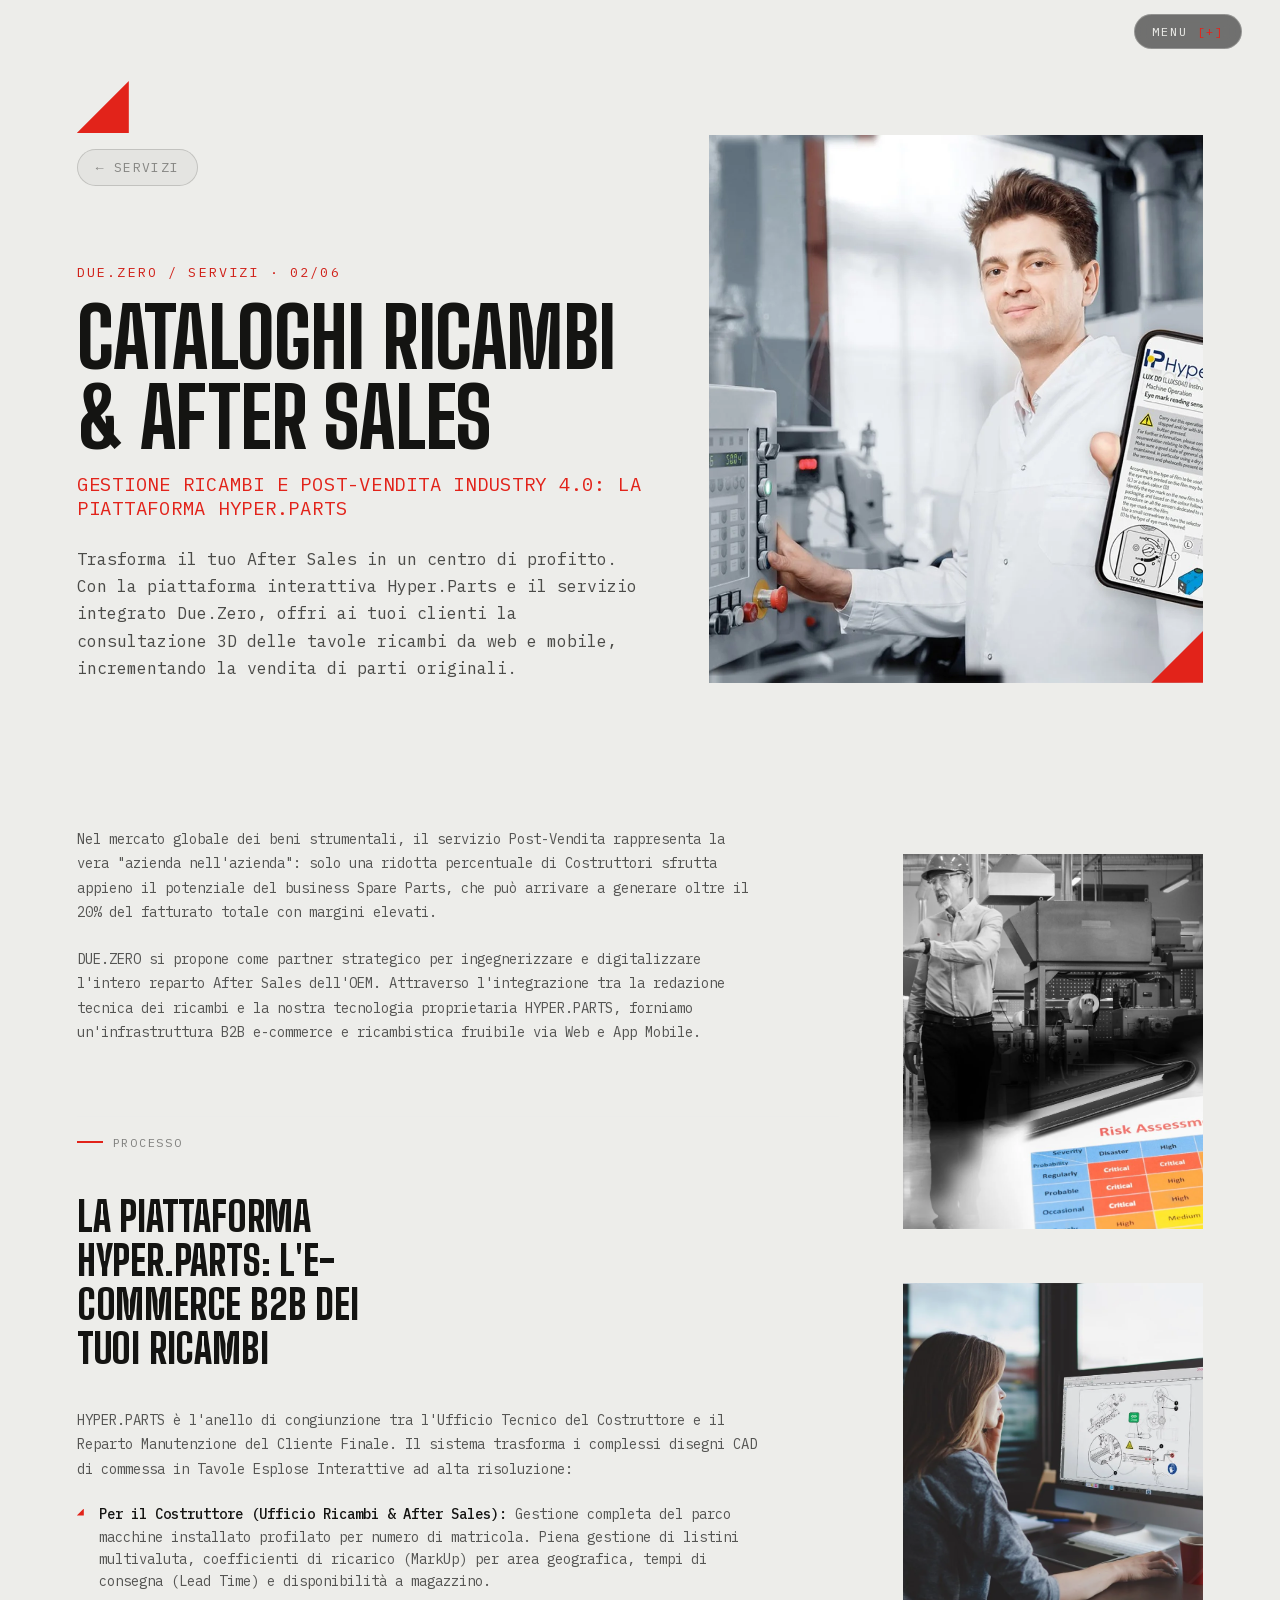
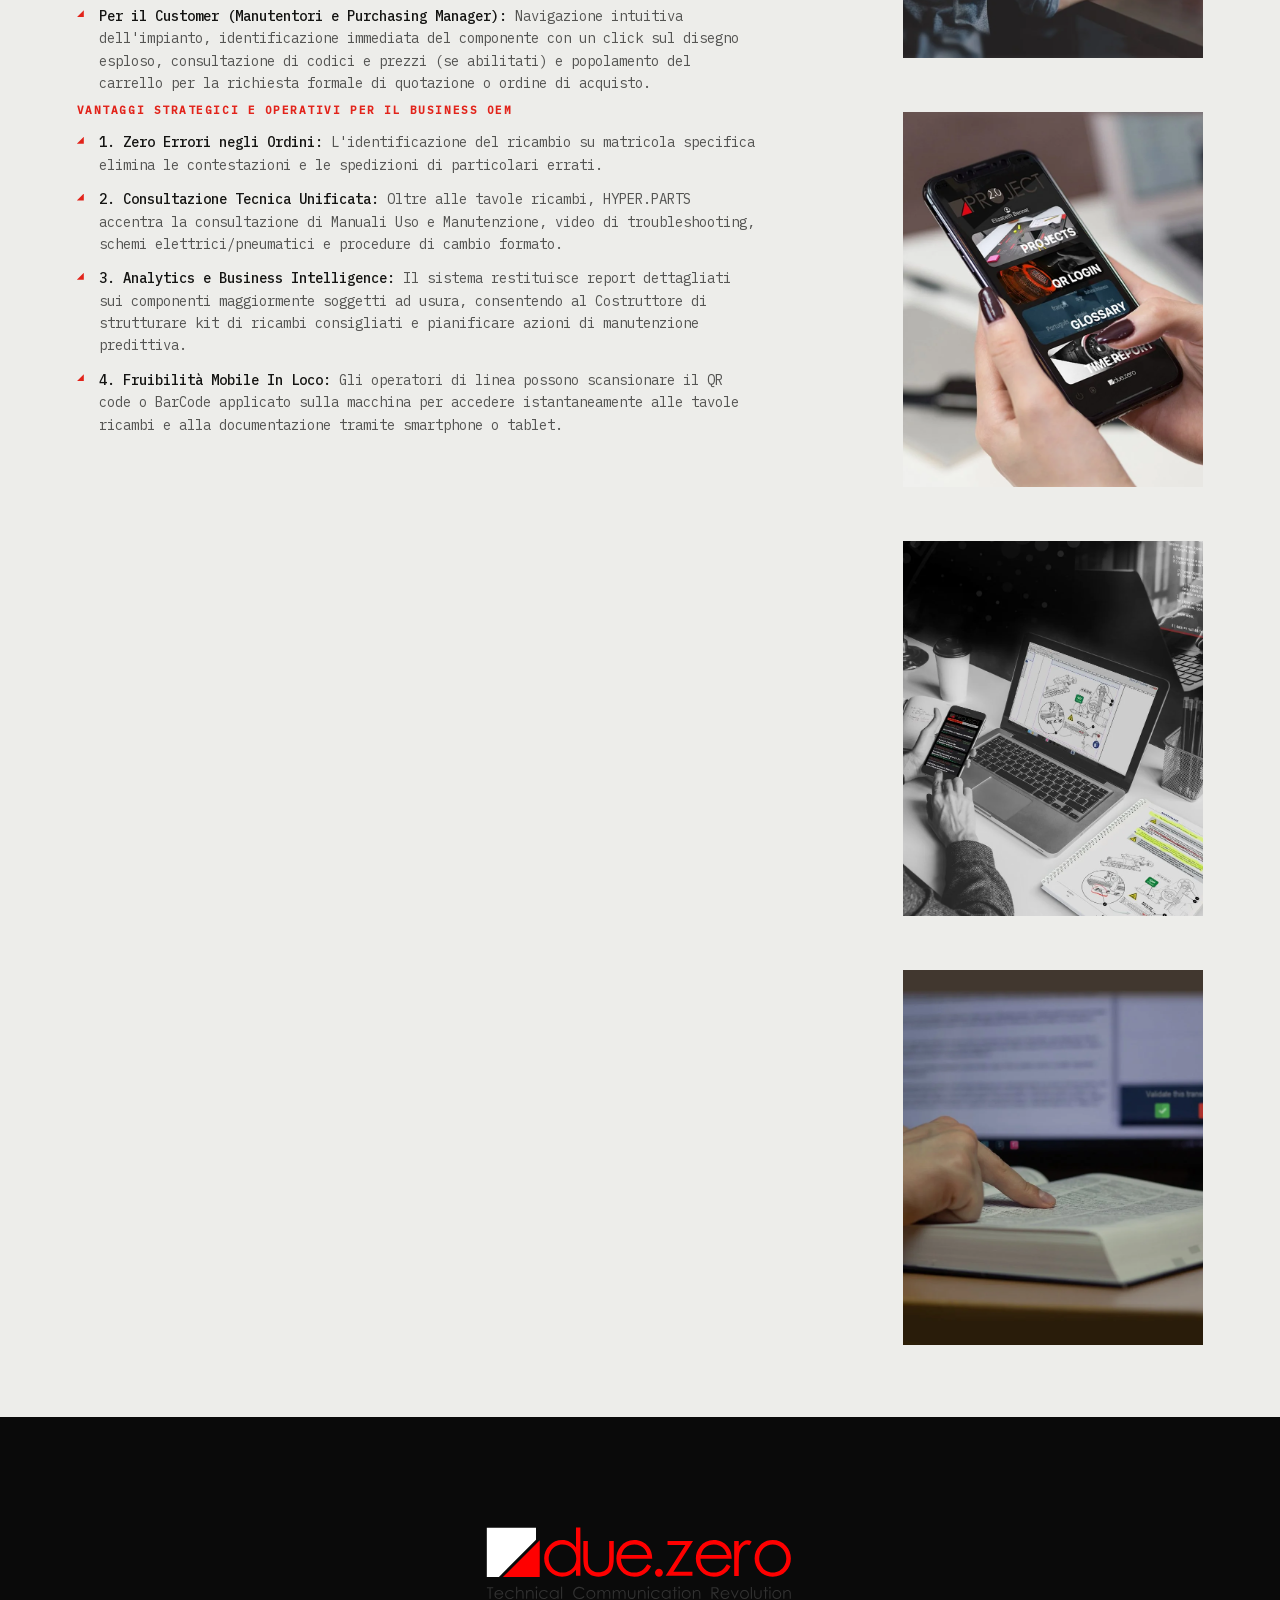
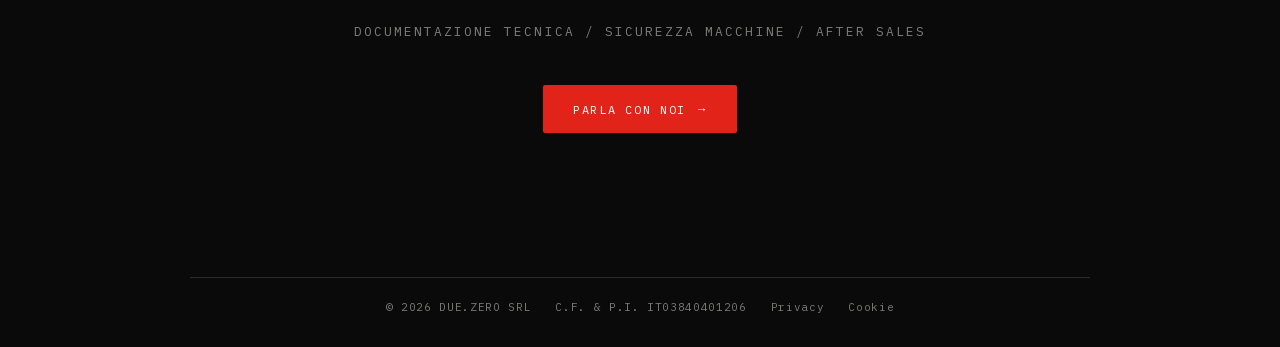
<file: cataloghi-ricambi.html>
<!DOCTYPE html>
<html lang="it">
<head>
<meta charset="UTF-8">
<meta name="viewport" content="width=device-width, initial-scale=1.0">
<title>Cataloghi Ricambi Interattivi HYPER.PARTS | DUE.ZERO</title>
<meta name="description" content="Realizzazione di cataloghi ricambi 2D/3D e gestione After Sales con piattaforma web e app mobile interattiva HYPER.PARTS.">
<link rel="canonical" href="https://www.duezero.eu/cataloghi-ricambi.html">
<meta property="og:type" content="website">
<meta property="og:site_name" content="Due.Zero">
<meta property="og:url" content="https://www.duezero.eu/cataloghi-ricambi.html">
<meta property="og:title" content="Cataloghi Ricambi Interattivi HYPER.PARTS | DUE.ZERO">
<meta property="og:description" content="Realizzazione di cataloghi ricambi 2D/3D e gestione After Sales con piattaforma web e app mobile interattiva HYPER.PARTS.">
<meta property="og:image" content="https://www.duezero.eu/img/og-image.png">
<meta name="twitter:card" content="summary_large_image">
<meta name="twitter:title" content="Cataloghi Ricambi Interattivi HYPER.PARTS | DUE.ZERO">
<meta name="twitter:description" content="Realizzazione di cataloghi ricambi 2D/3D e gestione After Sales con piattaforma web e app mobile interattiva HYPER.PARTS.">
<meta name="twitter:image" content="https://www.duezero.eu/img/og-image.png">
<meta name="theme-color" content="#0A0A0A">
<link rel="icon" type="image/svg+xml" href="favicon.svg">
<link rel="preload" href="fonts/BigShouldersDisplay-latin-var.woff2" as="font" type="font/woff2" crossorigin>
<link rel="preload" href="fonts/IBMPlexMono-latin-400.woff2" as="font" type="font/woff2" crossorigin>
<link rel="stylesheet" href="css/fonts.css">
<link rel="stylesheet" href="css/common.css">
<link rel="stylesheet" href="css/servizio.css">
<script type="application/ld+json">
{
  "@context": "https://schema.org",
  "@type": "Service",
  "name": "Cataloghi Ricambi Interattivi HYPER.PARTS",
  "description": "Realizzazione di cataloghi ricambi 2D/3D e gestione After Sales con piattaforma web e app mobile interattiva HYPER.PARTS.",
  "provider": {
    "@type": "Organization",
    "name": "Due.Zero Srl",
    "url": "https://www.duezero.eu"
  },
  "url": "https://www.duezero.eu/cataloghi-ricambi.html"
}
</script>
<script type="application/ld+json">
{
  "@context": "https://schema.org",
  "@type": "BreadcrumbList",
  "itemListElement": [
    {"@type": "ListItem", "position": 1, "name": "Home", "item": "https://www.duezero.eu/"},
    {"@type": "ListItem", "position": 2, "name": "Servizi", "item": "https://www.duezero.eu/#servizi"},
    {"@type": "ListItem", "position": 3, "name": "Cataloghi Ricambi Interattivi HYPER.PARTS"}
  ]
}
</script>
</head>
<body>

<div class="topbar">
  <button class="menuBtn" id="menuBtn">MENU <span class="plus">[+]</span></button>
</div>

<main>
<!-- ================= HERO — carta calda ================= -->
<section class="svcHero" id="svcHero">
  <div class="svcHeroText">
    <div class="svcHeroMark" aria-hidden="true"></div>
    <a class="svcBack" href="index.html#servizi">← Servizi</a>
    <span class="svcEyebrow">DUE.ZERO / SERVIZI · 02/06</span>
    <h1>Cataloghi Ricambi<br>&amp; After Sales</h1>
    <span class="svcAccent">Gestione ricambi e post-vendita Industry 4.0: la piattaforma Hyper.Parts</span>
    <p class="svcLead">Trasforma il tuo After Sales in un centro di profitto. Con la piattaforma interattiva Hyper.Parts e il servizio integrato Due.Zero, offri ai tuoi clienti la consultazione 3D delle tavole ricambi da web e mobile, incrementando la vendita di parti originali.</p>
  </div>
  <div class="svcHeroVisual">
    <picture>
      <source srcset="img/services/gallery/catalogo-ricambi-digitale-app-hyper-parts-smartphone.webp" type="image/webp">
      <img src="img/services/gallery/catalogo-ricambi-digitale-app-hyper-parts-smartphone.jpg" alt="Tecnico in impianto che consulta il catalogo ricambi interattivo HYPER.PARTS da smartphone davanti al macchinario.">
    </picture>
  </div>
</section>

<div class="svcLayout">
<div class="svcMain">
<!-- ================= INTRO — posizionamento Due.Zero come partner After Sales ================= -->
<section class="svcSection" id="svcIntro">
  <div class="svcCol">
    <p>Nel mercato globale dei beni strumentali, il servizio Post-Vendita rappresenta la vera "azienda nell'azienda": solo una ridotta percentuale di Costruttori sfrutta appieno il potenziale del business Spare Parts, che può arrivare a generare oltre il 20% del fatturato totale con margini elevati.</p>
    <p>DUE.ZERO si propone come partner strategico per ingegnerizzare e digitalizzare l'intero reparto After Sales dell'OEM. Attraverso l'integrazione tra la redazione tecnica dei ricambi e la nostra tecnologia proprietaria HYPER.PARTS, forniamo un'infrastruttura B2B e-commerce e ricambistica fruibile via Web e App Mobile.</p>
  </div>
</section>

<!-- ================= CORPO — piattaforma HYPER.PARTS e vantaggi strategici ================= -->
<section class="svcSection" id="svcBody">
  <div class="svcCol">
    <div class="svcSectionLabel"><span class="bar" aria-hidden="true"></span><span>Processo</span></div>
    <h2>La Piattaforma HYPER.PARTS: L'E-Commerce B2B dei Tuoi Ricambi</h2>
    <p>HYPER.PARTS è l'anello di congiunzione tra l'Ufficio Tecnico del Costruttore e il Reparto Manutenzione del Cliente Finale. Il sistema trasforma i complessi disegni CAD di commessa in Tavole Esplose Interattive ad alta risoluzione:</p>
    <ul class="svcList">
      <li><strong>Per il Costruttore (Ufficio Ricambi &amp; After Sales):</strong> Gestione completa del parco macchine installato profilato per numero di matricola. Piena gestione di listini multivaluta, coefficienti di ricarico (MarkUp) per area geografica, tempi di consegna (Lead Time) e disponibilità a magazzino.</li>
      <li><strong>Per il Customer (Manutentori e Purchasing Manager):</strong> Navigazione intuitiva dell'impianto, identificazione immediata del componente con un click sul disegno esploso, consultazione di codici e prezzi (se abilitati) e popolamento del carrello per la richiesta formale di quotazione o ordine di acquisto.</li>
    </ul>

    <h3>Vantaggi Strategici e Operativi per il Business OEM</h3>
    <ul class="svcList">
      <li><strong>1. Zero Errori negli Ordini:</strong> L'identificazione del ricambio su matricola specifica elimina le contestazioni e le spedizioni di particolari errati.</li>
      <li><strong>2. Consultazione Tecnica Unificata:</strong> Oltre alle tavole ricambi, HYPER.PARTS accentra la consultazione di Manuali Uso e Manutenzione, video di troubleshooting, schemi elettrici/pneumatici e procedure di cambio formato.</li>
      <li><strong>3. Analytics e Business Intelligence:</strong> Il sistema restituisce report dettagliati sui componenti maggiormente soggetti ad usura, consentendo al Costruttore di strutturare kit di ricambi consigliati e pianificare azioni di manutenzione predittiva.</li>
      <li><strong>4. Fruibilità Mobile In Loco:</strong> Gli operatori di linea possono scansionare il QR code o BarCode applicato sulla macchina per accedere istantaneamente alle tavole ricambi e alla documentazione tramite smartphone o tablet.</li>
    </ul>
  </div>
</section>
</div>
<!-- popolata via JS (servizio.js) con una selezione casuale dal pool immagini condiviso,
     esclusa l'ancora fissa di questa pagina (data-anchor) — lazy loading nativo per-immagine -->
<aside class="svcSidebar" id="svcSidebar" data-anchor="catalogo-ricambi-digitale-app-hyper-parts-smartphone.jpg"></aside>
</div>

<!-- ================= CHIUSURA ================= -->
<section class="svcClose" id="svcClose">
  <img src="img/DueZero_logo.svg" alt="Due.Zero" class="svcCloseLogo" loading="lazy">
  <span class="svcCloseTag">DOCUMENTAZIONE TECNICA / SICUREZZA MACCHINE / AFTER SALES</span>
  <a href="parliamone.html" class="svcCta">Parla con noi <span aria-hidden="true">→</span></a>
</section>
</main>

<footer class="svcLegalFooter">
  <div class="footerLegal">
    <span>© <span id="footerYear"></span> DUE.ZERO SRL</span>
    <span>C.F. &amp; P.I. IT03840401206</span>
    <span class="footerLegalStatic" data-legal="privacy">Privacy</span>
    <span class="footerLegalStatic" data-legal="cookie">Cookie</span>
  </div>
</footer>

<div class="overlay" id="overlay">
  <button class="close" id="closeBtn">CHIUDI <span class="plus">[+]</span></button>
  <a href="index.html#chapter1Start"><span class="oi">01</span> Chi siamo</a>
  <div class="menuItem" id="miEco">
    <a href="index.html#scene2" class="menuMain"><span class="oi">02</span> Ecosistema 4.0</a>
    <button class="menuToggle" aria-label="Sottomenu Ecosistema 4.0" aria-expanded="false"><span class="plus">[+]</span></button>
    <div class="submenu">
      <a href="https://www.duezero.eu/DueZeroProject/Default.aspx" target="_blank" rel="noopener noreferrer">2.0 Project</a>
      <a href="https://hyperparts.it/" target="_blank" rel="noopener noreferrer">Hyperparts</a>
    </div>
  </div>
  <div class="menuItem" id="miSrv">
    <a href="index.html#servizi" class="menuMain"><span class="oi">03</span> Servizi</a>
    <button class="menuToggle" aria-label="Sottomenu Servizi" aria-expanded="false"><span class="plus">[+]</span></button>
    <div class="submenu">
      <a href="manualistica-tecnica.html">Manualistica Tecnica</a>
      <a href="cataloghi-ricambi.html">Cataloghi Ricambi</a>
      <a href="traduzioni-multilingue.html">Traduzioni Multilingue</a>
      <a href="technical-compliance.html">Technical Compliance</a>
      <a href="soluzioni-creative.html">Marketing Industriale</a>
      <a href="soluzioni-software.html">Soluzioni Software 2.0</a>
    </div>
  </div>
  <a href="index.html#qualityStart"><span class="oi">04</span> Qualità</a>
  <a href="index.html#newsStart"><span class="oi">05</span> News</a>
  <a href="parliamone.html" class="cta"><span class="oi">→</span> Parliamone</a>
</div>

<script src="js/servizio.js"></script>
</body>
</html>
</file>
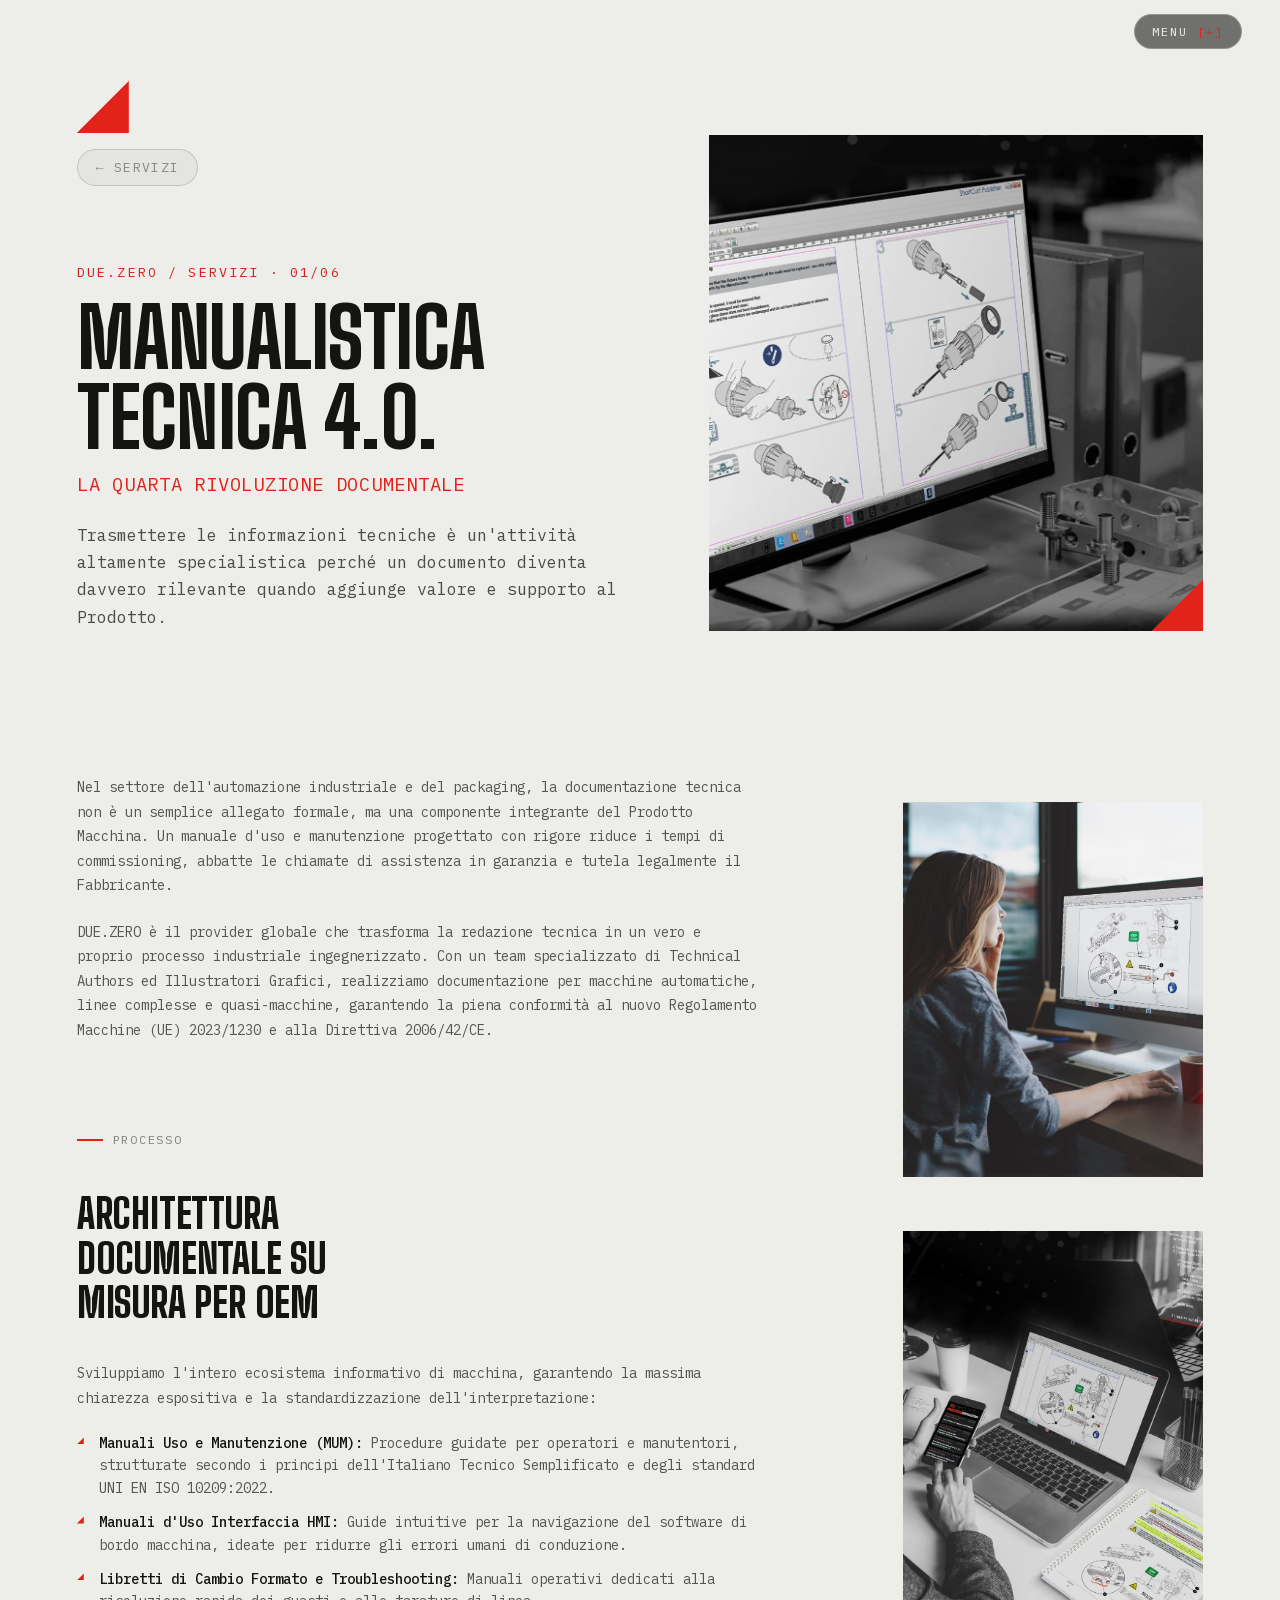
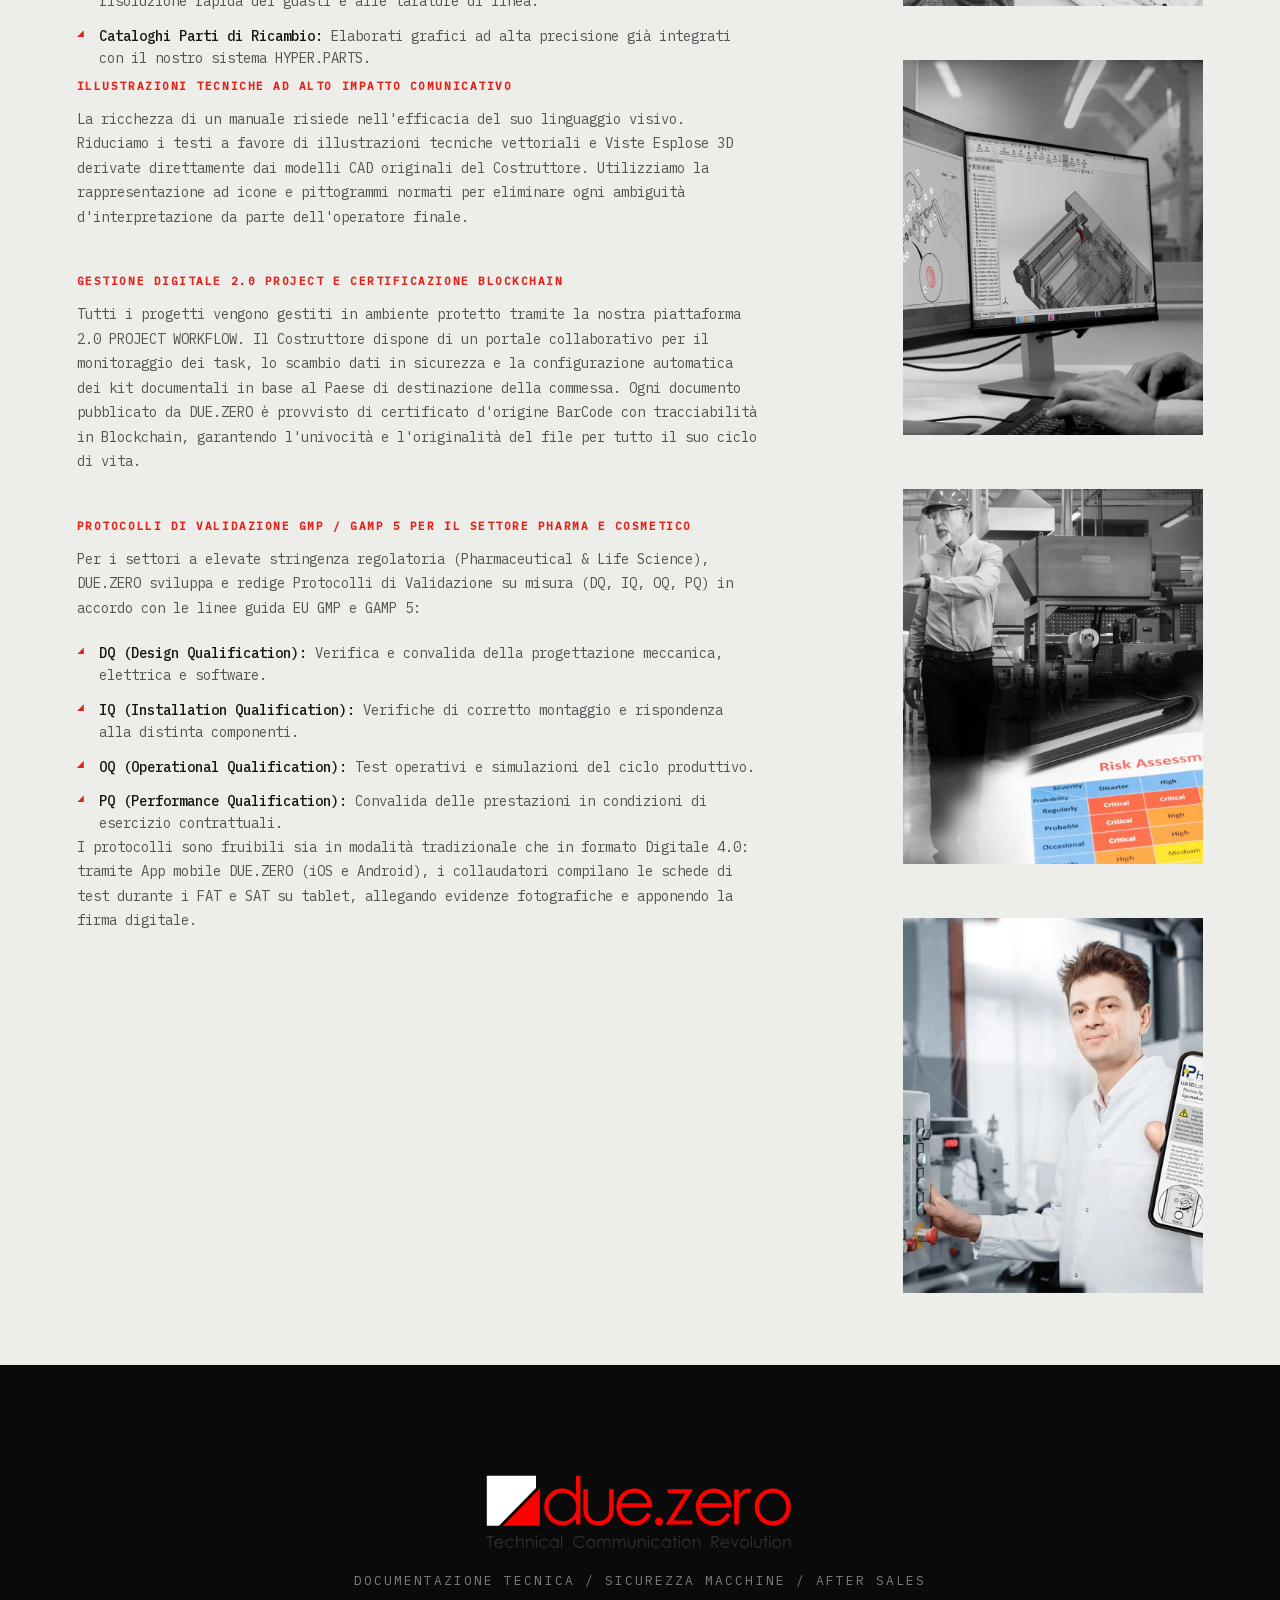
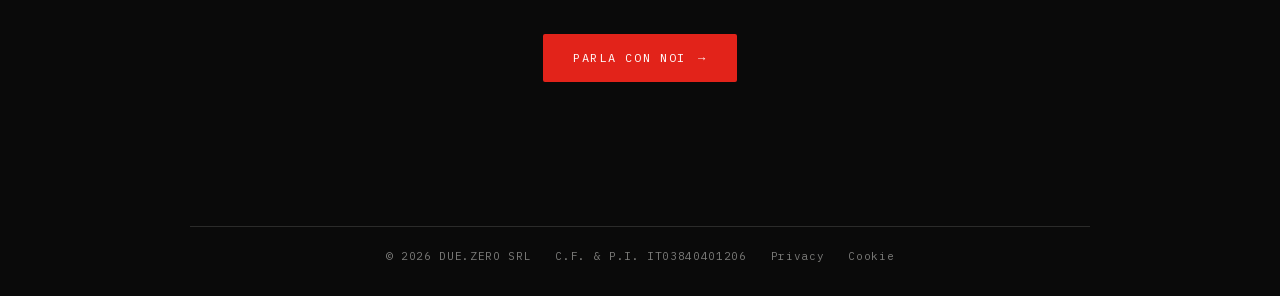
<file: manualistica-tecnica.html>
<!DOCTYPE html>
<html lang="it">
<head>
<meta charset="UTF-8">
<meta name="viewport" content="width=device-width, initial-scale=1.0">
<title>Manuali Tecnici 4.0 e Istruzioni d'Uso | DUE.ZERO</title>
<meta name="description" content="Redazione e strutturazione di manualistica tecnica 4.0, istruzioni d'uso e illustrazioni vettoriali conformi alle norme internazionali.">
<link rel="canonical" href="https://www.duezero.eu/manualistica-tecnica.html">
<meta property="og:type" content="website">
<meta property="og:site_name" content="Due.Zero">
<meta property="og:url" content="https://www.duezero.eu/manualistica-tecnica.html">
<meta property="og:title" content="Manuali Tecnici 4.0 e Istruzioni d'Uso | DUE.ZERO">
<meta property="og:description" content="Redazione e strutturazione di manualistica tecnica 4.0, istruzioni d'uso e illustrazioni vettoriali conformi alle norme internazionali.">
<meta property="og:image" content="https://www.duezero.eu/img/og-image.png">
<meta name="twitter:card" content="summary_large_image">
<meta name="twitter:title" content="Manuali Tecnici 4.0 e Istruzioni d'Uso | DUE.ZERO">
<meta name="twitter:description" content="Redazione e strutturazione di manualistica tecnica 4.0, istruzioni d'uso e illustrazioni vettoriali conformi alle norme internazionali.">
<meta name="twitter:image" content="https://www.duezero.eu/img/og-image.png">
<meta name="theme-color" content="#0A0A0A">
<link rel="icon" type="image/svg+xml" href="favicon.svg">
<link rel="preload" href="fonts/BigShouldersDisplay-latin-var.woff2" as="font" type="font/woff2" crossorigin>
<link rel="preload" href="fonts/IBMPlexMono-latin-400.woff2" as="font" type="font/woff2" crossorigin>
<link rel="stylesheet" href="css/fonts.css">
<link rel="stylesheet" href="css/common.css">
<link rel="stylesheet" href="css/servizio.css">
<script type="application/ld+json">
{
  "@context": "https://schema.org",
  "@type": "Service",
  "name": "Manuali Tecnici 4.0 e Istruzioni d'Uso",
  "description": "Redazione e strutturazione di manualistica tecnica 4.0, istruzioni d'uso e illustrazioni vettoriali conformi alle norme internazionali.",
  "provider": {
    "@type": "Organization",
    "name": "Due.Zero Srl",
    "url": "https://www.duezero.eu"
  },
  "url": "https://www.duezero.eu/manualistica-tecnica.html"
}
</script>
<script type="application/ld+json">
{
  "@context": "https://schema.org",
  "@type": "BreadcrumbList",
  "itemListElement": [
    {"@type": "ListItem", "position": 1, "name": "Home", "item": "https://www.duezero.eu/"},
    {"@type": "ListItem", "position": 2, "name": "Servizi", "item": "https://www.duezero.eu/#servizi"},
    {"@type": "ListItem", "position": 3, "name": "Manuali Tecnici 4.0 e Istruzioni d'Uso"}
  ]
}
</script>
</head>
<body>

<div class="topbar">
  <button class="menuBtn" id="menuBtn">MENU <span class="plus">[+]</span></button>
</div>

<main>
<!-- ================= HERO — carta calda ================= -->
<section class="svcHero" id="svcHero">
  <div class="svcHeroText">
    <div class="svcHeroMark" aria-hidden="true"></div>
    <a class="svcBack" href="index.html#servizi">← Servizi</a>
    <span class="svcEyebrow">DUE.ZERO / SERVIZI · 01/06</span>
    <h1>Manualistica<br>Tecnica 4.0.</h1>
    <span class="svcAccent">La quarta rivoluzione documentale</span>
    <p class="svcLead">Trasmettere le informazioni tecniche è un'attività altamente specialistica perché un documento diventa davvero rilevante quando aggiunge valore e supporto al Prodotto.</p>
  </div>
  <div class="svcHeroVisual">
    <picture>
      <source srcset="img/services/gallery/manualistica-tecnica-40-impaginazione-layout-dtp.webp" type="image/webp">
      <img src="img/services/gallery/manualistica-tecnica-40-impaginazione-layout-dtp.jpg" alt="Layout grafico di un manuale tecnico 4.0 su monitor con illustrazioni vettoriali ed esplosi 3D a colori.">
    </picture>
  </div>
</section>

<div class="svcLayout">
<div class="svcMain">
<!-- ================= INTRO — posizionamento Due.Zero come provider ================= -->
<section class="svcSection" id="svcIntro">
  <div class="svcCol">
    <p>Nel settore dell'automazione industriale e del packaging, la documentazione tecnica non è un semplice allegato formale, ma una componente integrante del Prodotto Macchina. Un manuale d'uso e manutenzione progettato con rigore riduce i tempi di commissioning, abbatte le chiamate di assistenza in garanzia e tutela legalmente il Fabbricante.</p>
    <p>DUE.ZERO è il provider globale che trasforma la redazione tecnica in un vero e proprio processo industriale ingegnerizzato. Con un team specializzato di Technical Authors ed Illustratori Grafici, realizziamo documentazione per macchine automatiche, linee complesse e quasi-macchine, garantendo la piena conformità al nuovo Regolamento Macchine (UE) 2023/1230 e alla Direttiva 2006/42/CE.</p>
  </div>
</section>

<!-- ================= CORPO — architettura documentale, illustrazioni, digitale, validazione GMP ================= -->
<section class="svcSection" id="svcBody">
  <div class="svcCol">
    <div class="svcSectionLabel"><span class="bar" aria-hidden="true"></span><span>Processo</span></div>
    <h2>Architettura Documentale su Misura per OEM</h2>
    <p>Sviluppiamo l'intero ecosistema informativo di macchina, garantendo la massima chiarezza espositiva e la standardizzazione dell'interpretazione:</p>
    <ul class="svcList">
      <li><strong>Manuali Uso e Manutenzione (MUM):</strong> Procedure guidate per operatori e manutentori, strutturate secondo i principi dell'Italiano Tecnico Semplificato e degli standard UNI EN ISO 10209:2022.</li>
      <li><strong>Manuali d'Uso Interfaccia HMI:</strong> Guide intuitive per la navigazione del software di bordo macchina, ideate per ridurre gli errori umani di conduzione.</li>
      <li><strong>Libretti di Cambio Formato e Troubleshooting:</strong> Manuali operativi dedicati alla risoluzione rapida dei guasti e alle tarature di linea.</li>
      <li><strong>Cataloghi Parti di Ricambio:</strong> Elaborati grafici ad alta precisione già integrati con il nostro sistema HYPER.PARTS.</li>
    </ul>

    <h3>Illustrazioni Tecniche ad Alto Impatto Comunicativo</h3>
    <p>La ricchezza di un manuale risiede nell'efficacia del suo linguaggio visivo. Riduciamo i testi a favore di illustrazioni tecniche vettoriali e Viste Esplose 3D derivate direttamente dai modelli CAD originali del Costruttore. Utilizziamo la rappresentazione ad icone e pittogrammi normati per eliminare ogni ambiguità d'interpretazione da parte dell'operatore finale.</p>

    <h3>Gestione Digitale 2.0 PROJECT e Certificazione Blockchain</h3>
    <p>Tutti i progetti vengono gestiti in ambiente protetto tramite la nostra piattaforma 2.0 PROJECT WORKFLOW. Il Costruttore dispone di un portale collaborativo per il monitoraggio dei task, lo scambio dati in sicurezza e la configurazione automatica dei kit documentali in base al Paese di destinazione della commessa. Ogni documento pubblicato da DUE.ZERO è provvisto di certificato d'origine BarCode con tracciabilità in Blockchain, garantendo l'univocità e l'originalità del file per tutto il suo ciclo di vita.</p>

    <h3>Protocolli di Validazione GMP / GAMP 5 per il Settore Pharma e Cosmetico</h3>
    <p>Per i settori a elevate stringenza regolatoria (Pharmaceutical &amp; Life Science), DUE.ZERO sviluppa e redige Protocolli di Validazione su misura (DQ, IQ, OQ, PQ) in accordo con le linee guida EU GMP e GAMP 5:</p>
    <ul class="svcList">
      <li><strong>DQ (Design Qualification):</strong> Verifica e convalida della progettazione meccanica, elettrica e software.</li>
      <li><strong>IQ (Installation Qualification):</strong> Verifiche di corretto montaggio e rispondenza alla distinta componenti.</li>
      <li><strong>OQ (Operational Qualification):</strong> Test operativi e simulazioni del ciclo produttivo.</li>
      <li><strong>PQ (Performance Qualification):</strong> Convalida delle prestazioni in condizioni di esercizio contrattuali.</li>
    </ul>
    <p>I protocolli sono fruibili sia in modalità tradizionale che in formato Digitale 4.0: tramite App mobile DUE.ZERO (iOS e Android), i collaudatori compilano le schede di test durante i FAT e SAT su tablet, allegando evidenze fotografiche e apponendo la firma digitale.</p>
  </div>
</section>
</div>
<!-- popolata via JS (servizio.js) con una selezione casuale dal pool immagini condiviso,
     esclusa l'ancora fissa di questa pagina (data-anchor) — lazy loading nativo per-immagine -->
<aside class="svcSidebar" id="svcSidebar" data-anchor="manualistica-tecnica-40-impaginazione-layout-dtp.jpg"></aside>
</div>

<!-- ================= CHIUSURA ================= -->
<section class="svcClose" id="svcClose">
  <img src="img/DueZero_logo.svg" alt="Due.Zero" class="svcCloseLogo" loading="lazy">
  <span class="svcCloseTag">DOCUMENTAZIONE TECNICA / SICUREZZA MACCHINE / AFTER SALES</span>
  <a href="parliamone.html" class="svcCta">Parla con noi <span aria-hidden="true">→</span></a>
</section>
</main>

<footer class="svcLegalFooter">
  <div class="footerLegal">
    <span>© <span id="footerYear"></span> DUE.ZERO SRL</span>
    <span>C.F. &amp; P.I. IT03840401206</span>
    <span class="footerLegalStatic" data-legal="privacy">Privacy</span>
    <span class="footerLegalStatic" data-legal="cookie">Cookie</span>
  </div>
</footer>

<div class="overlay" id="overlay">
  <button class="close" id="closeBtn">CHIUDI <span class="plus">[+]</span></button>
  <a href="index.html#chapter1Start"><span class="oi">01</span> Chi siamo</a>
  <div class="menuItem" id="miEco">
    <a href="index.html#scene2" class="menuMain"><span class="oi">02</span> Ecosistema 4.0</a>
    <button class="menuToggle" aria-label="Sottomenu Ecosistema 4.0" aria-expanded="false"><span class="plus">[+]</span></button>
    <div class="submenu">
      <a href="https://www.duezero.eu/DueZeroProject/Default.aspx" target="_blank" rel="noopener noreferrer">2.0 Project</a>
      <a href="https://hyperparts.it/" target="_blank" rel="noopener noreferrer">Hyperparts</a>
    </div>
  </div>
  <div class="menuItem" id="miSrv">
    <a href="index.html#servizi" class="menuMain"><span class="oi">03</span> Servizi</a>
    <button class="menuToggle" aria-label="Sottomenu Servizi" aria-expanded="false"><span class="plus">[+]</span></button>
    <div class="submenu">
      <a href="manualistica-tecnica.html">Manualistica Tecnica</a>
      <a href="cataloghi-ricambi.html">Cataloghi Ricambi</a>
      <a href="traduzioni-multilingue.html">Traduzioni Multilingue</a>
      <a href="technical-compliance.html">Technical Compliance</a>
      <a href="soluzioni-creative.html">Marketing Industriale</a>
      <a href="soluzioni-software.html">Soluzioni Software 2.0</a>
    </div>
  </div>
  <a href="index.html#qualityStart"><span class="oi">04</span> Qualità</a>
  <a href="index.html#newsStart"><span class="oi">05</span> News</a>
  <a href="parliamone.html" class="cta"><span class="oi">→</span> Parliamone</a>
</div>

<script src="js/servizio.js"></script>
</body>
</html>
</file>
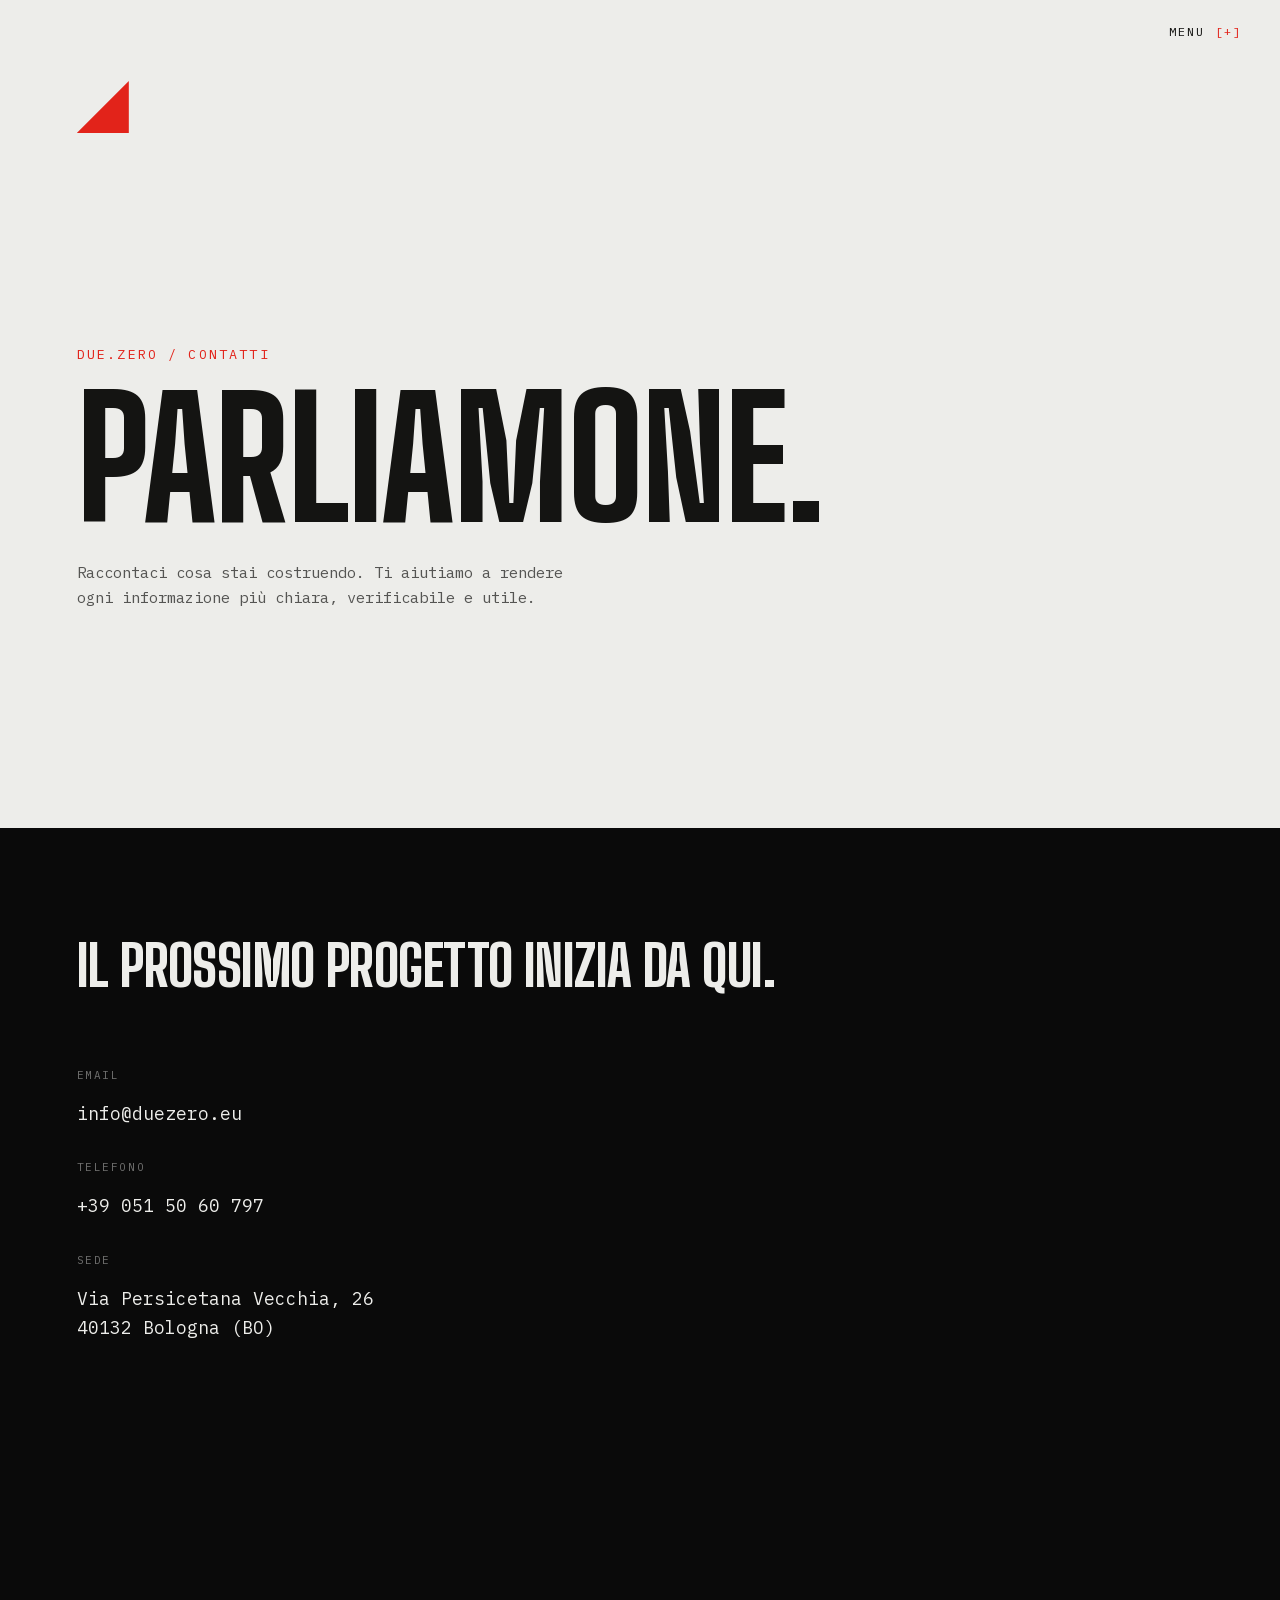
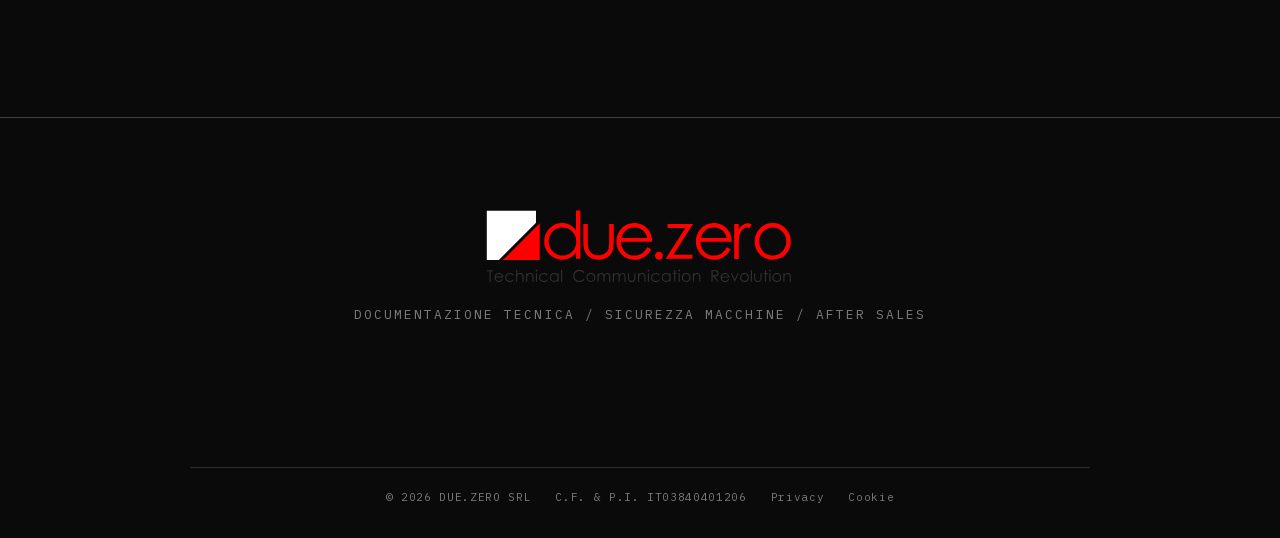
<file: parliamone.html>
<!DOCTYPE html>
<html lang="it">
<head>
<meta charset="UTF-8">
<meta name="viewport" content="width=device-width, initial-scale=1.0">
<title>Parliamone — Due.Zero</title>
<meta name="description" content="Contatta Due.Zero: documentazione tecnica, sicurezza macchine e after sales per l'industria. Bologna — +39 051 50 60 797, info@duezero.eu.">
<link rel="canonical" href="https://www.duezero.eu/parliamone.html">
<meta property="og:type" content="website">
<meta property="og:site_name" content="Due.Zero">
<meta property="og:url" content="https://www.duezero.eu/parliamone.html">
<meta property="og:title" content="Parliamone — Due.Zero">
<meta property="og:description" content="Contatta Due.Zero: documentazione tecnica, sicurezza macchine e after sales per l'industria. Bologna — +39 051 50 60 797, info@duezero.eu.">
<meta property="og:image" content="https://www.duezero.eu/img/og-image.png">
<meta name="twitter:card" content="summary_large_image">
<meta name="twitter:title" content="Parliamone — Due.Zero">
<meta name="twitter:description" content="Contatta Due.Zero: documentazione tecnica, sicurezza macchine e after sales per l'industria. Bologna — +39 051 50 60 797, info@duezero.eu.">
<meta name="twitter:image" content="https://www.duezero.eu/img/og-image.png">
<meta name="theme-color" content="#0A0A0A">
<link rel="icon" type="image/svg+xml" href="favicon.svg">
<link rel="preload" href="fonts/BigShouldersDisplay-latin-var.woff2" as="font" type="font/woff2" crossorigin>
<link rel="preload" href="fonts/IBMPlexMono-latin-400.woff2" as="font" type="font/woff2" crossorigin>
<link rel="stylesheet" href="css/fonts.css">
<link rel="stylesheet" href="css/common.css">
<link rel="stylesheet" href="css/parliamone.css">
</head>
<body>

<div class="topbar">
  <button class="menuBtn" id="menuBtn">MENU <span class="plus">[+]</span></button>
</div>

<main>
<!-- ================= HERO — carta calda ================= -->
<section class="pgHero" id="pgHero">
  <div class="pgHeroMark" aria-hidden="true"></div>
  <span class="pgEyebrow">DUE.ZERO / CONTATTI</span>
  <h1>PARLIAMONE.</h1>
  <p>Raccontaci cosa stai costruendo. Ti aiutiamo a rendere ogni informazione più chiara, verificabile e utile.</p>
</section>

<!-- ================= AREA CONTATTO — nero =================
     Form solo visivo: nessun backend, nessun invio simulato. Al click apre un mailto: reale verso
     info@duezero.eu con oggetto fisso "Richiesta dal sito Due.Zero" e un corpo precompilato dai campi,
     così le informazioni non vanno perse — nessun alert/toast finto. -->
<section class="pgContact" id="pgContact">
  <h2>IL PROSSIMO PROGETTO INIZIA DA QUI.</h2>
  <div class="pgGrid">
    <div class="pgInfo">
      <span class="pgInfoLabel">EMAIL</span>
      <a href="mailto:info@duezero.eu">info@duezero.eu</a>
      <span class="pgInfoLabel">TELEFONO</span>
      <a href="tel:+390515060797">+39 051 50 60 797</a>
      <span class="pgInfoLabel">SEDE</span>
      <address>
        Via Persicetana Vecchia, 26<br>
        40132 Bologna (BO)
      </address>
    </div>

    <!-- form vero, gestito dal server duezero.eu (stessa logica di Contatti.aspx: reCAPTCHA + email a
         info@duezero.eu). class="pgForm" solo per riusare l'animazione di ingresso già prevista per
         questa colonna (.pgContact.revealed .pgForm) — le proprietà flex della classe non hanno
         effetto su un iframe, sono innocue. L'altezza iniziale (560px) è un valore di partenza:
         viene corretta subito dopo dal listener in js/parliamone.js via postMessage -->
    <iframe id="dzContactFrame" class="pgForm"
            src="https://www.duezero.eu/embed/form-contatti.html"
            title="Form di contatto Due.Zero"
            loading="lazy"
            scrolling="no"
            style="width:100%;border:0;height:560px;display:block;overflow:hidden;background:transparent"></iframe>
  </div>
</section>

<!-- ================= CHIUSURA ================= -->
<section class="pgClose" id="pgClose">
  <img src="img/DueZero_logo.svg" alt="Due.Zero" class="pgCloseLogo" loading="lazy">
  <span class="pgCloseTag">DOCUMENTAZIONE TECNICA / SICUREZZA MACCHINE / AFTER SALES</span>
</section>
</main>

<footer class="pgLegalFooter">
  <div class="footerLegal">
    <span>© <span id="footerYear"></span> DUE.ZERO SRL</span>
    <span>C.F. &amp; P.I. IT03840401206</span>
    <span class="footerLegalStatic" data-legal="privacy">Privacy</span>
    <span class="footerLegalStatic" data-legal="cookie">Cookie</span>
  </div>
</footer>

<div class="overlay" id="overlay">
  <button class="close" id="closeBtn">CHIUDI <span class="plus">[+]</span></button>
  <a href="index.html#scene"><span class="oi">01</span> Chi siamo</a>
  <a href="index.html#scene2"><span class="oi">02</span> Ecosistema</a>
  <a href="index.html#servizi"><span class="oi">03</span> Servizi</a>
  <a href="index.html#qualitySection"><span class="oi">04</span> Qualità</a>
  <a href="index.html#newsSection"><span class="oi">05</span> News</a>
  <a href="parliamone.html" class="cta"><span class="oi">→</span> Parliamone</a>
</div>

<script src="js/parliamone.js"></script>
</body>
</html>
</file>
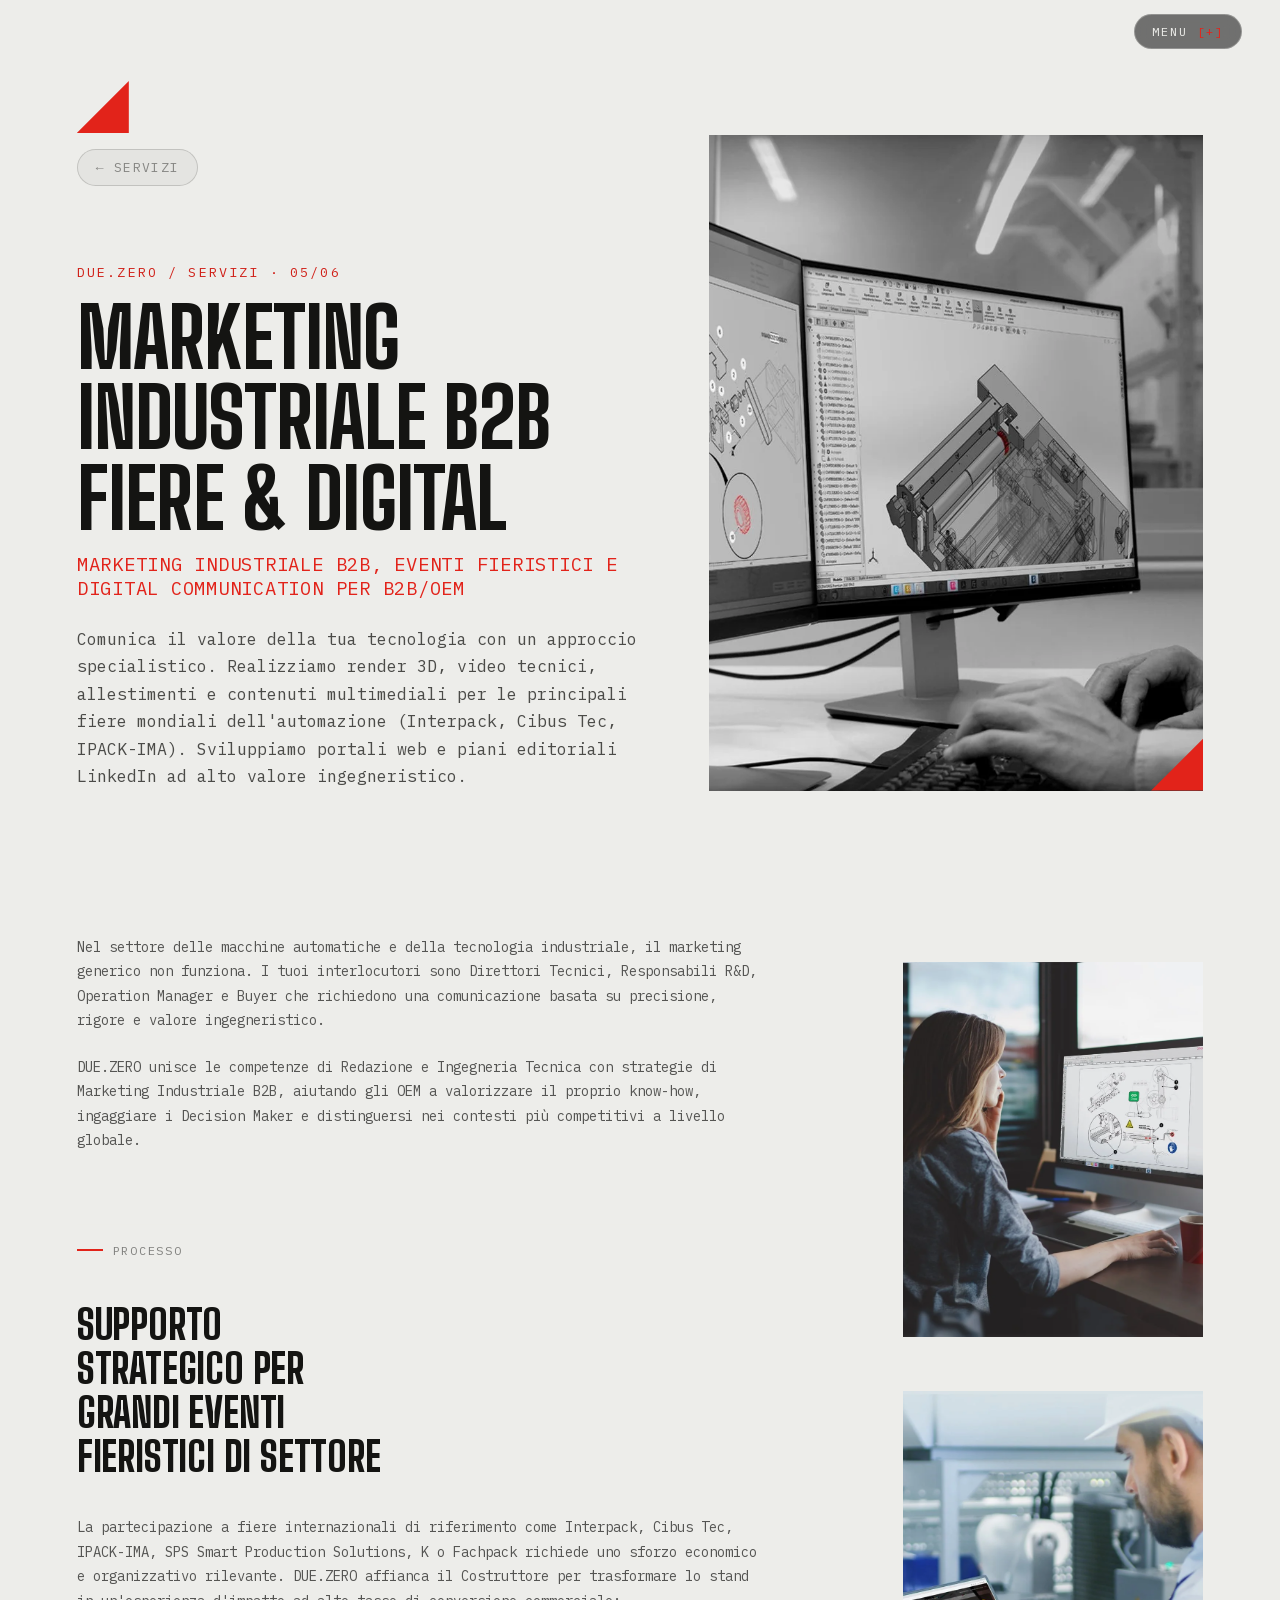
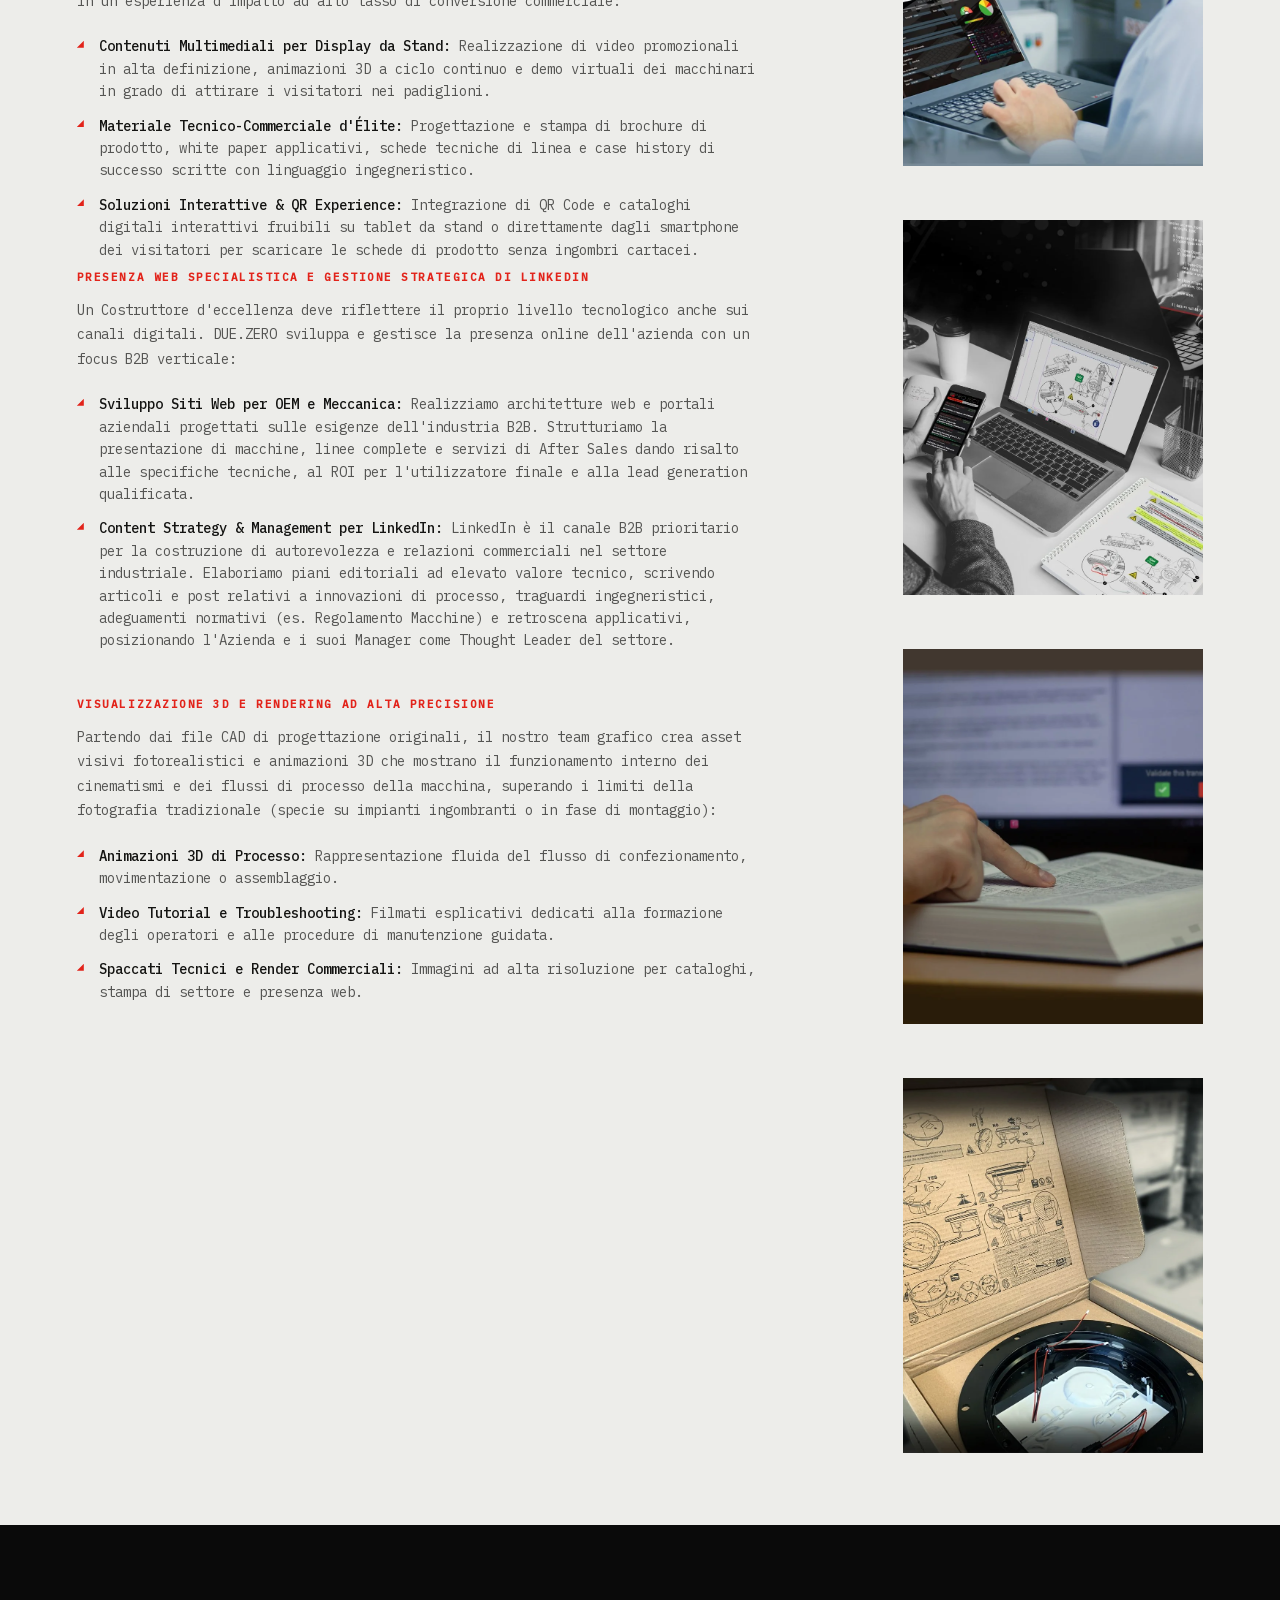
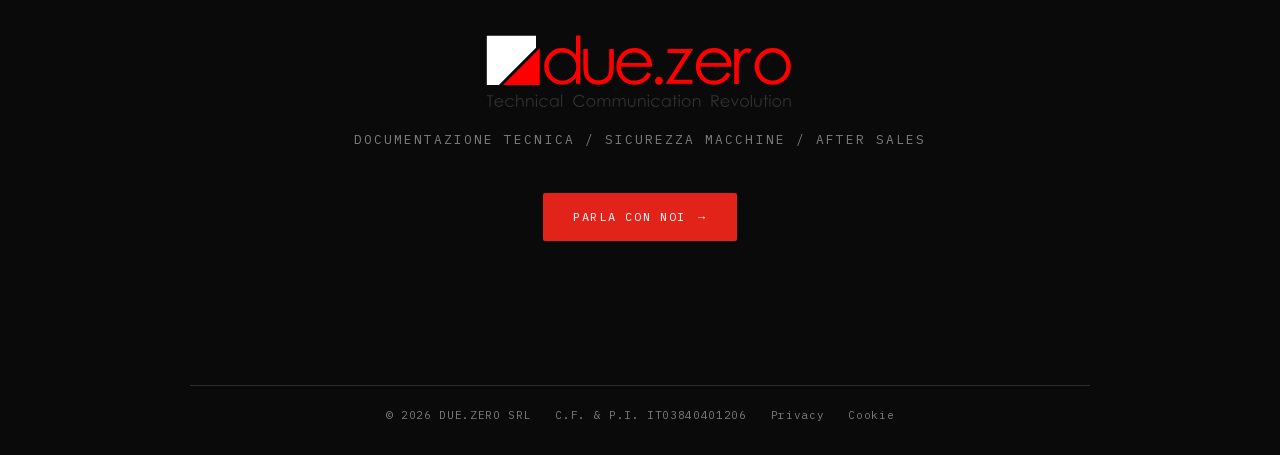
<file: soluzioni-creative.html>
<!DOCTYPE html>
<html lang="it">
<head>
<meta charset="UTF-8">
<meta name="viewport" content="width=device-width, initial-scale=1.0">
<title>Marketing Industriale B2B e Render CAD 3D | DUE.ZERO</title>
<meta name="description" content="Grafica tecnica B2B, modellazione CAD 3D, esplosi vettoriali e materiali di comunicazione visiva per fiere e cataloghi.">
<link rel="canonical" href="https://www.duezero.eu/soluzioni-creative.html">
<meta property="og:type" content="website">
<meta property="og:site_name" content="Due.Zero">
<meta property="og:url" content="https://www.duezero.eu/soluzioni-creative.html">
<meta property="og:title" content="Marketing Industriale B2B e Render CAD 3D | DUE.ZERO">
<meta property="og:description" content="Grafica tecnica B2B, modellazione CAD 3D, esplosi vettoriali e materiali di comunicazione visiva per fiere e cataloghi.">
<meta property="og:image" content="https://www.duezero.eu/img/og-image.png">
<meta name="twitter:card" content="summary_large_image">
<meta name="twitter:title" content="Marketing Industriale B2B e Render CAD 3D | DUE.ZERO">
<meta name="twitter:description" content="Grafica tecnica B2B, modellazione CAD 3D, esplosi vettoriali e materiali di comunicazione visiva per fiere e cataloghi.">
<meta name="twitter:image" content="https://www.duezero.eu/img/og-image.png">
<meta name="theme-color" content="#0A0A0A">
<link rel="icon" type="image/svg+xml" href="favicon.svg">
<link rel="preload" href="fonts/BigShouldersDisplay-latin-var.woff2" as="font" type="font/woff2" crossorigin>
<link rel="preload" href="fonts/IBMPlexMono-latin-400.woff2" as="font" type="font/woff2" crossorigin>
<link rel="stylesheet" href="css/fonts.css">
<link rel="stylesheet" href="css/common.css">
<link rel="stylesheet" href="css/servizio.css">
<script type="application/ld+json">
{
  "@context": "https://schema.org",
  "@type": "Service",
  "name": "Marketing Industriale B2B e Render CAD 3D",
  "description": "Grafica tecnica B2B, modellazione CAD 3D, esplosi vettoriali e materiali di comunicazione visiva per fiere e cataloghi.",
  "provider": {
    "@type": "Organization",
    "name": "Due.Zero Srl",
    "url": "https://www.duezero.eu"
  },
  "url": "https://www.duezero.eu/soluzioni-creative.html"
}
</script>
<script type="application/ld+json">
{
  "@context": "https://schema.org",
  "@type": "BreadcrumbList",
  "itemListElement": [
    {"@type": "ListItem", "position": 1, "name": "Home", "item": "https://www.duezero.eu/"},
    {"@type": "ListItem", "position": 2, "name": "Servizi", "item": "https://www.duezero.eu/#servizi"},
    {"@type": "ListItem", "position": 3, "name": "Marketing Industriale B2B e Render CAD 3D"}
  ]
}
</script>
</head>
<body>

<div class="topbar">
  <button class="menuBtn" id="menuBtn">MENU <span class="plus">[+]</span></button>
</div>

<main>
<!-- ================= HERO — carta calda ================= -->
<section class="svcHero" id="svcHero">
  <div class="svcHeroText">
    <div class="svcHeroMark" aria-hidden="true"></div>
    <a class="svcBack" href="index.html#servizi">← Servizi</a>
    <span class="svcEyebrow">DUE.ZERO / SERVIZI · 05/06</span>
    <h1>Marketing Industriale B2B<br>Fiere &amp; Digital</h1>
    <span class="svcAccent">Marketing industriale B2B, eventi fieristici e digital communication per B2B/OEM</span>
    <p class="svcLead">Comunica il valore della tua tecnologia con un approccio specialistico. Realizziamo render 3D, video tecnici, allestimenti e contenuti multimediali per le principali fiere mondiali dell'automazione (Interpack, Cibus Tec, IPACK-IMA). Sviluppiamo portali web e piani editoriali LinkedIn ad alto valore ingegneristico.</p>
  </div>
  <div class="svcHeroVisual">
    <picture>
      <source srcset="img/services/gallery/modellazione-cad-3d-esplosi-ricambi-marketing-industriale.webp" type="image/webp">
      <img src="img/services/gallery/modellazione-cad-3d-esplosi-ricambi-marketing-industriale.jpg" alt="Progettista B2B al lavoro su doppio monitor con modelli CAD 3D e render esplosi per cataloghi e fiere.">
    </picture>
  </div>
</section>

<div class="svcLayout">
<div class="svcMain">
<!-- ================= INTRO — posizionamento Due.Zero come partner marketing B2B ================= -->
<section class="svcSection" id="svcIntro">
  <div class="svcCol">
    <p>Nel settore delle macchine automatiche e della tecnologia industriale, il marketing generico non funziona. I tuoi interlocutori sono Direttori Tecnici, Responsabili R&amp;D, Operation Manager e Buyer che richiedono una comunicazione basata su precisione, rigore e valore ingegneristico.</p>
    <p>DUE.ZERO unisce le competenze di Redazione e Ingegneria Tecnica con strategie di Marketing Industriale B2B, aiutando gli OEM a valorizzare il proprio know-how, ingaggiare i Decision Maker e distinguersi nei contesti più competitivi a livello globale.</p>
  </div>
</section>

<!-- ================= CORPO — fiere, presenza web/LinkedIn, rendering 3D ================= -->
<section class="svcSection" id="svcBody">
  <div class="svcCol">
    <div class="svcSectionLabel"><span class="bar" aria-hidden="true"></span><span>Processo</span></div>
    <h2>Supporto Strategico per Grandi Eventi Fieristici di Settore</h2>
    <p>La partecipazione a fiere internazionali di riferimento come Interpack, Cibus Tec, IPACK-IMA, SPS Smart Production Solutions, K o Fachpack richiede uno sforzo economico e organizzativo rilevante. DUE.ZERO affianca il Costruttore per trasformare lo stand in un'esperienza d'impatto ad alto tasso di conversione commerciale:</p>
    <ul class="svcList">
      <li><strong>Contenuti Multimediali per Display da Stand:</strong> Realizzazione di video promozionali in alta definizione, animazioni 3D a ciclo continuo e demo virtuali dei macchinari in grado di attirare i visitatori nei padiglioni.</li>
      <li><strong>Materiale Tecnico-Commerciale d'Élite:</strong> Progettazione e stampa di brochure di prodotto, white paper applicativi, schede tecniche di linea e case history di successo scritte con linguaggio ingegneristico.</li>
      <li><strong>Soluzioni Interattive &amp; QR Experience:</strong> Integrazione di QR Code e cataloghi digitali interattivi fruibili su tablet da stand o direttamente dagli smartphone dei visitatori per scaricare le schede di prodotto senza ingombri cartacei.</li>
    </ul>

    <h3>Presenza Web Specialistica e Gestione Strategica di LinkedIn</h3>
    <p>Un Costruttore d'eccellenza deve riflettere il proprio livello tecnologico anche sui canali digitali. DUE.ZERO sviluppa e gestisce la presenza online dell'azienda con un focus B2B verticale:</p>
    <ul class="svcList">
      <li><strong>Sviluppo Siti Web per OEM e Meccanica:</strong> Realizziamo architetture web e portali aziendali progettati sulle esigenze dell'industria B2B. Strutturiamo la presentazione di macchine, linee complete e servizi di After Sales dando risalto alle specifiche tecniche, al ROI per l'utilizzatore finale e alla lead generation qualificata.</li>
      <li><strong>Content Strategy &amp; Management per LinkedIn:</strong> LinkedIn è il canale B2B prioritario per la costruzione di autorevolezza e relazioni commerciali nel settore industriale. Elaboriamo piani editoriali ad elevato valore tecnico, scrivendo articoli e post relativi a innovazioni di processo, traguardi ingegneristici, adeguamenti normativi (es. Regolamento Macchine) e retroscena applicativi, posizionando l'Azienda e i suoi Manager come Thought Leader del settore.</li>
    </ul>

    <h3>Visualizzazione 3D e Rendering ad Alta Precisione</h3>
    <p>Partendo dai file CAD di progettazione originali, il nostro team grafico crea asset visivi fotorealistici e animazioni 3D che mostrano il funzionamento interno dei cinematismi e dei flussi di processo della macchina, superando i limiti della fotografia tradizionale (specie su impianti ingombranti o in fase di montaggio):</p>
    <ul class="svcList">
      <li><strong>Animazioni 3D di Processo:</strong> Rappresentazione fluida del flusso di confezionamento, movimentazione o assemblaggio.</li>
      <li><strong>Video Tutorial e Troubleshooting:</strong> Filmati esplicativi dedicati alla formazione degli operatori e alle procedure di manutenzione guidata.</li>
      <li><strong>Spaccati Tecnici e Render Commerciali:</strong> Immagini ad alta risoluzione per cataloghi, stampa di settore e presenza web.</li>
    </ul>
  </div>
</section>
</div>
<!-- popolata via JS (servizio.js) con una selezione casuale dal pool immagini condiviso,
     esclusa l'ancora fissa di questa pagina (data-anchor) — lazy loading nativo per-immagine -->
<aside class="svcSidebar" id="svcSidebar" data-anchor="modellazione-cad-3d-esplosi-ricambi-marketing-industriale.jpg"></aside>
</div>

<!-- ================= CHIUSURA ================= -->
<section class="svcClose" id="svcClose">
  <img src="img/DueZero_logo.svg" alt="Due.Zero" class="svcCloseLogo" loading="lazy">
  <span class="svcCloseTag">DOCUMENTAZIONE TECNICA / SICUREZZA MACCHINE / AFTER SALES</span>
  <a href="parliamone.html" class="svcCta">Parla con noi <span aria-hidden="true">→</span></a>
</section>
</main>

<footer class="svcLegalFooter">
  <div class="footerLegal">
    <span>© <span id="footerYear"></span> DUE.ZERO SRL</span>
    <span>C.F. &amp; P.I. IT03840401206</span>
    <span class="footerLegalStatic" data-legal="privacy">Privacy</span>
    <span class="footerLegalStatic" data-legal="cookie">Cookie</span>
  </div>
</footer>

<div class="overlay" id="overlay">
  <button class="close" id="closeBtn">CHIUDI <span class="plus">[+]</span></button>
  <a href="index.html#chapter1Start"><span class="oi">01</span> Chi siamo</a>
  <div class="menuItem" id="miEco">
    <a href="index.html#scene2" class="menuMain"><span class="oi">02</span> Ecosistema 4.0</a>
    <button class="menuToggle" aria-label="Sottomenu Ecosistema 4.0" aria-expanded="false"><span class="plus">[+]</span></button>
    <div class="submenu">
      <a href="https://www.duezero.eu/DueZeroProject/Default.aspx" target="_blank" rel="noopener noreferrer">2.0 Project</a>
      <a href="https://hyperparts.it/" target="_blank" rel="noopener noreferrer">Hyperparts</a>
    </div>
  </div>
  <div class="menuItem" id="miSrv">
    <a href="index.html#servizi" class="menuMain"><span class="oi">03</span> Servizi</a>
    <button class="menuToggle" aria-label="Sottomenu Servizi" aria-expanded="false"><span class="plus">[+]</span></button>
    <div class="submenu">
      <a href="manualistica-tecnica.html">Manualistica Tecnica</a>
      <a href="cataloghi-ricambi.html">Cataloghi Ricambi</a>
      <a href="traduzioni-multilingue.html">Traduzioni Multilingue</a>
      <a href="technical-compliance.html">Technical Compliance</a>
      <a href="soluzioni-creative.html">Marketing Industriale</a>
      <a href="soluzioni-software.html">Soluzioni Software 2.0</a>
    </div>
  </div>
  <a href="index.html#qualityStart"><span class="oi">04</span> Qualità</a>
  <a href="index.html#newsStart"><span class="oi">05</span> News</a>
  <a href="parliamone.html" class="cta"><span class="oi">→</span> Parliamone</a>
</div>

<script src="js/servizio.js"></script>
</body>
</html>
</file>
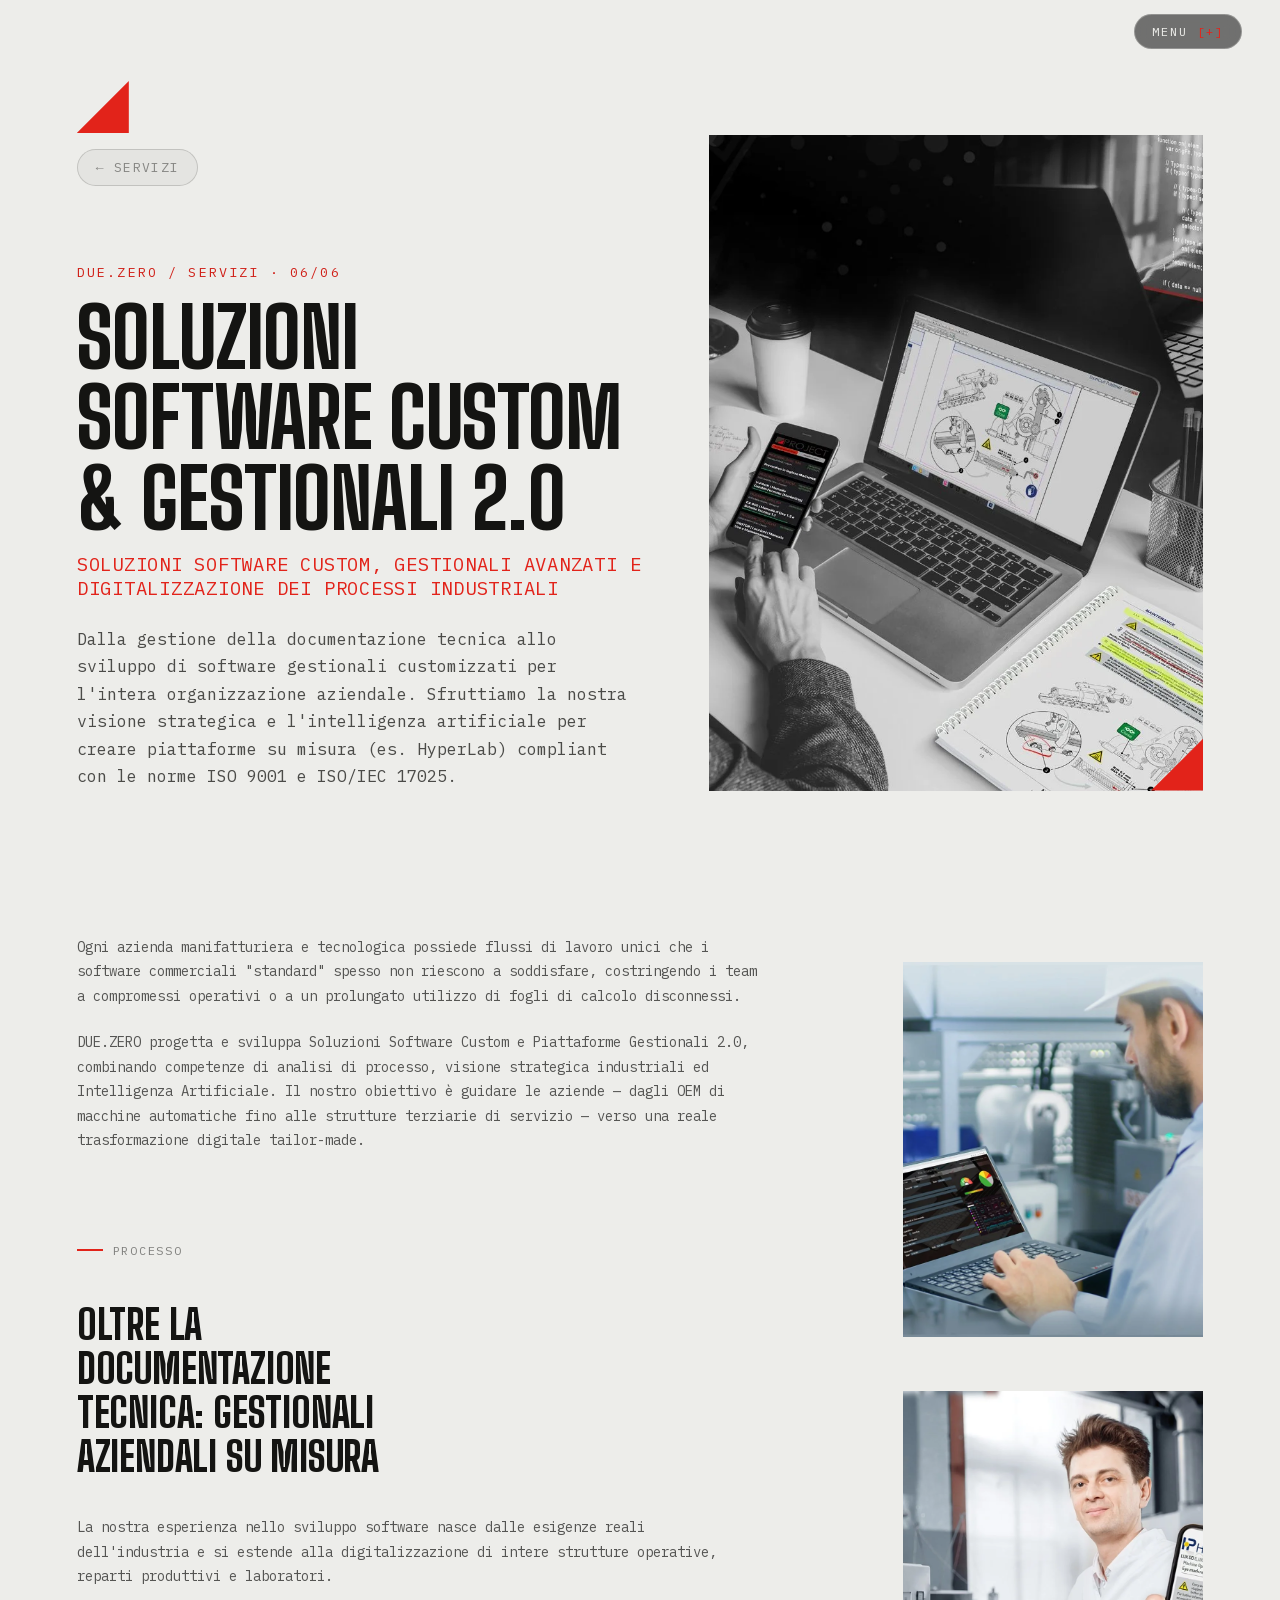
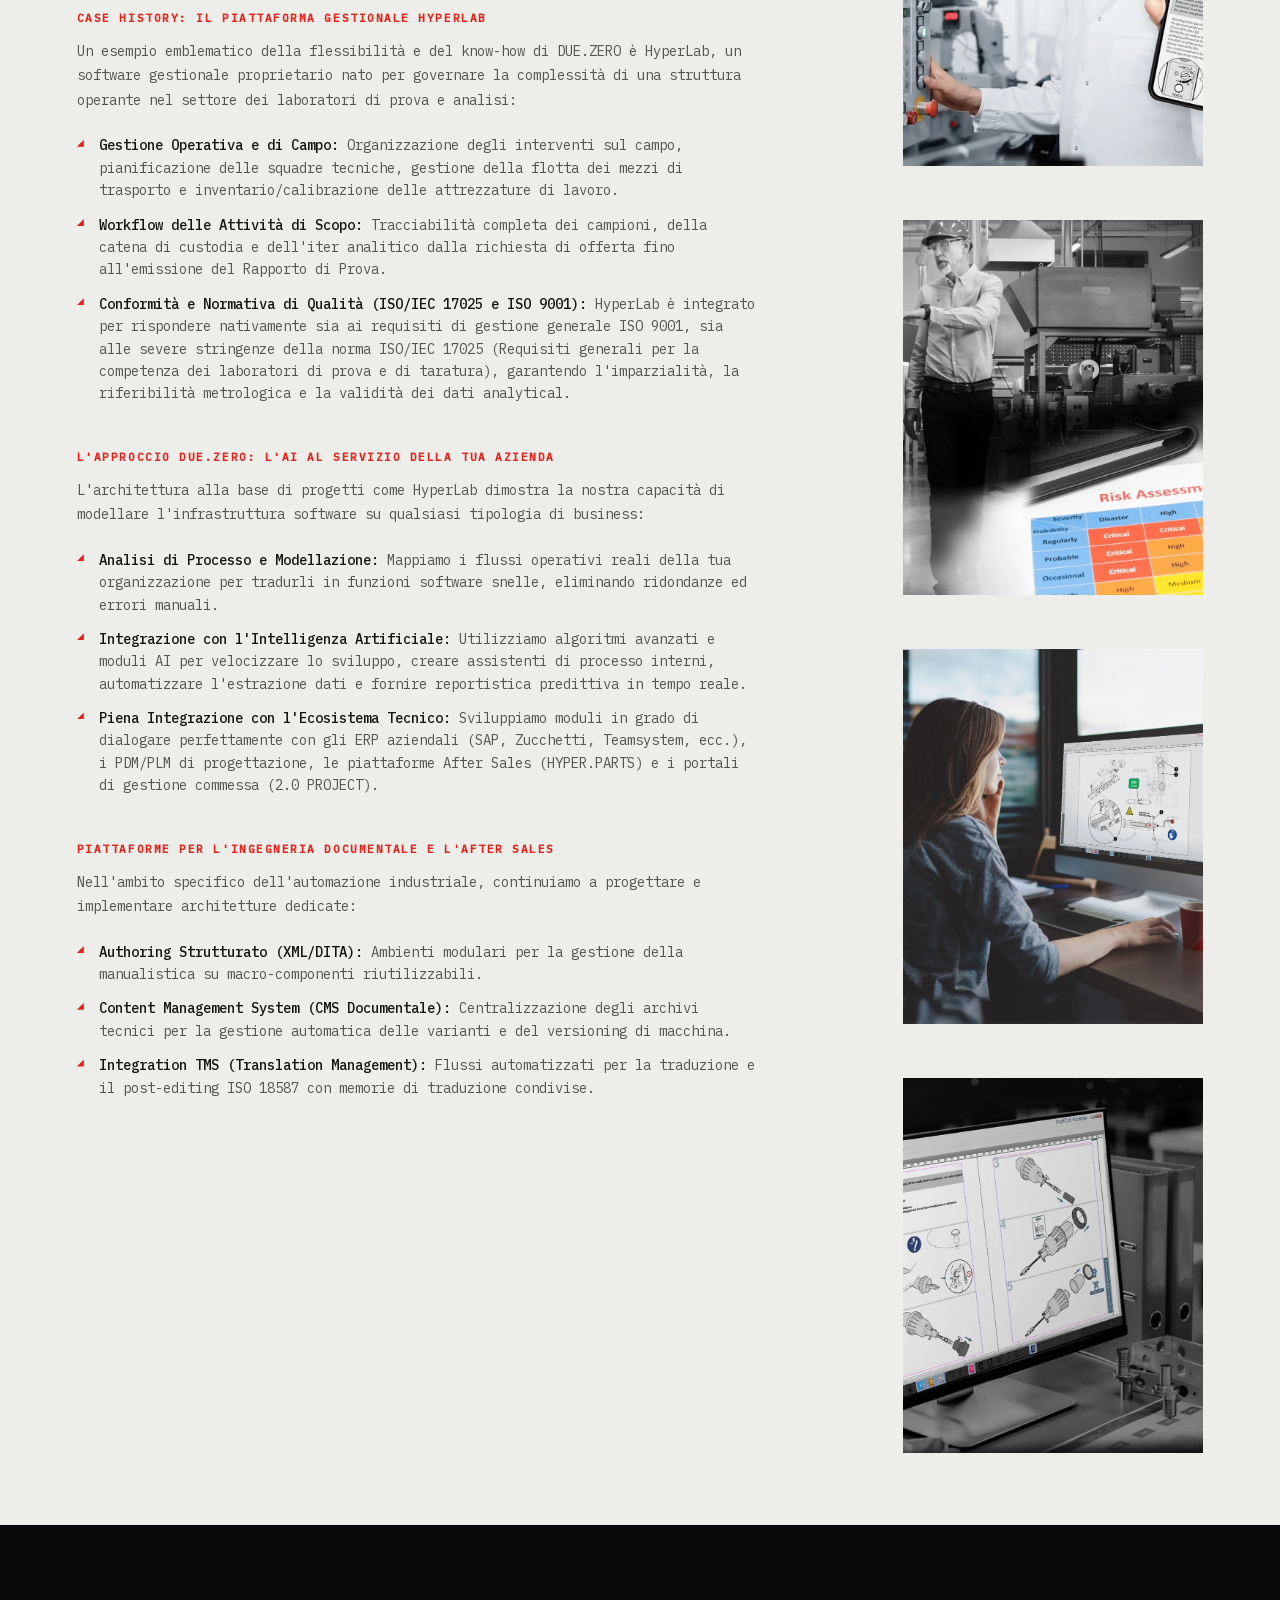
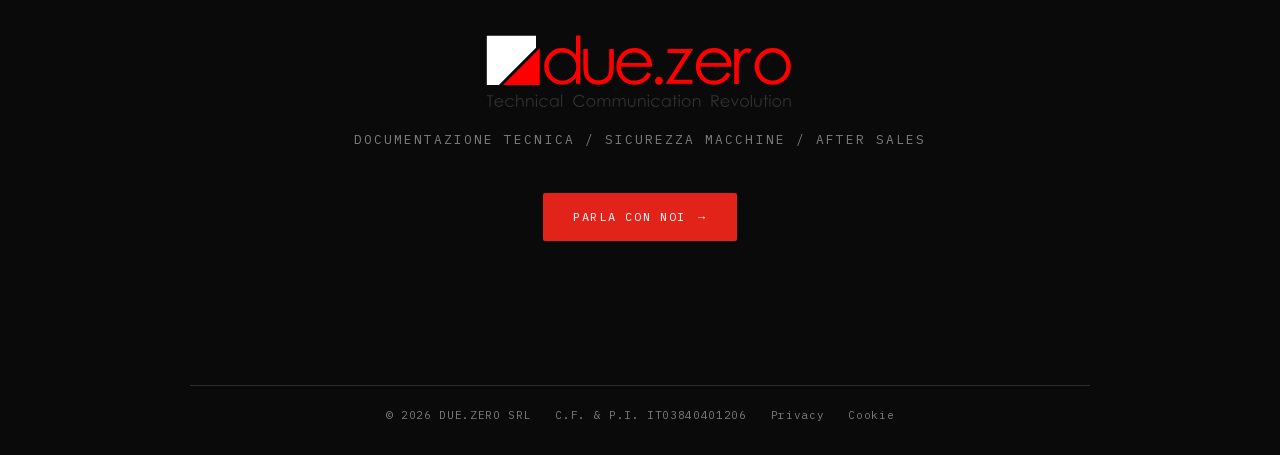
<file: soluzioni-software.html>
<!DOCTYPE html>
<html lang="it">
<head>
<meta charset="UTF-8">
<meta name="viewport" content="width=device-width, initial-scale=1.0">
<title>Soluzioni Software Custom e Gestionali 2.0 | DUE.ZERO</title>
<meta name="description" content="Sviluppo di software gestionali personalizzati, integrazione dati CAD/PDM e workflow digitali su misura per l'industria.">
<link rel="canonical" href="https://www.duezero.eu/soluzioni-software.html">
<meta property="og:type" content="website">
<meta property="og:site_name" content="Due.Zero">
<meta property="og:url" content="https://www.duezero.eu/soluzioni-software.html">
<meta property="og:title" content="Soluzioni Software Custom e Gestionali 2.0 | DUE.ZERO">
<meta property="og:description" content="Sviluppo di software gestionali personalizzati, integrazione dati CAD/PDM e workflow digitali su misura per l'industria.">
<meta property="og:image" content="https://www.duezero.eu/img/og-image.png">
<meta name="twitter:card" content="summary_large_image">
<meta name="twitter:title" content="Soluzioni Software Custom e Gestionali 2.0 | DUE.ZERO">
<meta name="twitter:description" content="Sviluppo di software gestionali personalizzati, integrazione dati CAD/PDM e workflow digitali su misura per l'industria.">
<meta name="twitter:image" content="https://www.duezero.eu/img/og-image.png">
<meta name="theme-color" content="#0A0A0A">
<link rel="icon" type="image/svg+xml" href="favicon.svg">
<link rel="preload" href="fonts/BigShouldersDisplay-latin-var.woff2" as="font" type="font/woff2" crossorigin>
<link rel="preload" href="fonts/IBMPlexMono-latin-400.woff2" as="font" type="font/woff2" crossorigin>
<link rel="stylesheet" href="css/fonts.css">
<link rel="stylesheet" href="css/common.css">
<link rel="stylesheet" href="css/servizio.css">
<script type="application/ld+json">
{
  "@context": "https://schema.org",
  "@type": "Service",
  "name": "Soluzioni Software Custom e Gestionali 2.0",
  "description": "Sviluppo di software gestionali personalizzati, integrazione dati CAD/PDM e workflow digitali su misura per l'industria.",
  "provider": {
    "@type": "Organization",
    "name": "Due.Zero Srl",
    "url": "https://www.duezero.eu"
  },
  "url": "https://www.duezero.eu/soluzioni-software.html"
}
</script>
<script type="application/ld+json">
{
  "@context": "https://schema.org",
  "@type": "BreadcrumbList",
  "itemListElement": [
    {"@type": "ListItem", "position": 1, "name": "Home", "item": "https://www.duezero.eu/"},
    {"@type": "ListItem", "position": 2, "name": "Servizi", "item": "https://www.duezero.eu/#servizi"},
    {"@type": "ListItem", "position": 3, "name": "Soluzioni Software Custom e Gestionali 2.0"}
  ]
}
</script>
</head>
<body>

<div class="topbar">
  <button class="menuBtn" id="menuBtn">MENU <span class="plus">[+]</span></button>
</div>

<main>
<!-- ================= HERO — carta calda ================= -->
<section class="svcHero" id="svcHero">
  <div class="svcHeroText">
    <div class="svcHeroMark" aria-hidden="true"></div>
    <a class="svcBack" href="index.html#servizi">← Servizi</a>
    <span class="svcEyebrow">DUE.ZERO / SERVIZI · 06/06</span>
    <h1>Soluzioni Software Custom<br>&amp; Gestionali 2.0</h1>
    <span class="svcAccent">Soluzioni software custom, gestionali avanzati e digitalizzazione dei processi industriali</span>
    <p class="svcLead">Dalla gestione della documentazione tecnica allo sviluppo di software gestionali customizzati per l'intera organizzazione aziendale. Sfruttiamo la nostra visione strategica e l'intelligenza artificiale per creare piattaforme su misura (es. HyperLab) compliant con le norme ISO 9001 e ISO/IEC 17025.</p>
  </div>
  <div class="svcHeroVisual">
    <picture>
      <source srcset="img/services/gallery/soluzioni-software-custom-integrazione-gestionale-cad.webp" type="image/webp">
      <img src="img/services/gallery/soluzioni-software-custom-integrazione-gestionale-cad.jpg" alt="Postazione con laptop, app mobile 2.0 PROJECT e documentazione stampata a dimostrazione dell'integrazione dati.">
    </picture>
  </div>
</section>

<div class="svcLayout">
<div class="svcMain">
<!-- ================= INTRO — posizionamento Due.Zero come partner software custom ================= -->
<section class="svcSection" id="svcIntro">
  <div class="svcCol">
    <p>Ogni azienda manifatturiera e tecnologica possiede flussi di lavoro unici che i software commerciali "standard" spesso non riescono a soddisfare, costringendo i team a compromessi operativi o a un prolungato utilizzo di fogli di calcolo disconnessi.</p>
    <p>DUE.ZERO progetta e sviluppa Soluzioni Software Custom e Piattaforme Gestionali 2.0, combinando competenze di analisi di processo, visione strategica industriali ed Intelligenza Artificiale. Il nostro obiettivo è guidare le aziende — dagli OEM di macchine automatiche fino alle strutture terziarie di servizio — verso una reale trasformazione digitale tailor-made.</p>
  </div>
</section>

<!-- ================= CORPO — gestionali su misura, case history HyperLab, approccio AI, piattaforme documentali ================= -->
<section class="svcSection" id="svcBody">
  <div class="svcCol">
    <div class="svcSectionLabel"><span class="bar" aria-hidden="true"></span><span>Processo</span></div>
    <h2>Oltre la Documentazione Tecnica: Gestionali Aziendali Su Misura</h2>
    <p>La nostra esperienza nello sviluppo software nasce dalle esigenze reali dell'industria e si estende alla digitalizzazione di intere strutture operative, reparti produttivi e laboratori.</p>

    <h3>Case History: Il Piattaforma Gestionale HyperLab</h3>
    <p>Un esempio emblematico della flessibilità e del know-how di DUE.ZERO è HyperLab, un software gestionale proprietario nato per governare la complessità di una struttura operante nel settore dei laboratori di prova e analisi:</p>
    <ul class="svcList">
      <li><strong>Gestione Operativa e di Campo:</strong> Organizzazione degli interventi sul campo, pianificazione delle squadre tecniche, gestione della flotta dei mezzi di trasporto e inventario/calibrazione delle attrezzature di lavoro.</li>
      <li><strong>Workflow delle Attività di Scopo:</strong> Tracciabilità completa dei campioni, della catena di custodia e dell'iter analitico dalla richiesta di offerta fino all'emissione del Rapporto di Prova.</li>
      <li><strong>Conformità e Normativa di Qualità (ISO/IEC 17025 e ISO 9001):</strong> HyperLab è integrato per rispondere nativamente sia ai requisiti di gestione generale ISO 9001, sia alle severe stringenze della norma ISO/IEC 17025 (Requisiti generali per la competenza dei laboratori di prova e di taratura), garantendo l'imparzialità, la riferibilità metrologica e la validità dei dati analytical.</li>
    </ul>

    <h3>L'Approccio DUE.ZERO: L'AI al Servizio della Tua Azienda</h3>
    <p>L'architettura alla base di progetti come HyperLab dimostra la nostra capacità di modellare l'infrastruttura software su qualsiasi tipologia di business:</p>
    <ul class="svcList">
      <li><strong>Analisi di Processo e Modellazione:</strong> Mappiamo i flussi operativi reali della tua organizzazione per tradurli in funzioni software snelle, eliminando ridondanze ed errori manuali.</li>
      <li><strong>Integrazione con l'Intelligenza Artificiale:</strong> Utilizziamo algoritmi avanzati e moduli AI per velocizzare lo sviluppo, creare assistenti di processo interni, automatizzare l'estrazione dati e fornire reportistica predittiva in tempo reale.</li>
      <li><strong>Piena Integrazione con l'Ecosistema Tecnico:</strong> Sviluppiamo moduli in grado di dialogare perfettamente con gli ERP aziendali (SAP, Zucchetti, Teamsystem, ecc.), i PDM/PLM di progettazione, le piattaforme After Sales (HYPER.PARTS) e i portali di gestione commessa (2.0 PROJECT).</li>
    </ul>

    <h3>Piattaforme per l'Ingegneria Documentale e l'After Sales</h3>
    <p>Nell'ambito specifico dell'automazione industriale, continuiamo a progettare e implementare architetture dedicate:</p>
    <ul class="svcList">
      <li><strong>Authoring Strutturato (XML/DITA):</strong> Ambienti modulari per la gestione della manualistica su macro-componenti riutilizzabili.</li>
      <li><strong>Content Management System (CMS Documentale):</strong> Centralizzazione degli archivi tecnici per la gestione automatica delle varianti e del versioning di macchina.</li>
      <li><strong>Integration TMS (Translation Management):</strong> Flussi automatizzati per la traduzione e il post-editing ISO 18587 con memorie di traduzione condivise.</li>
    </ul>
  </div>
</section>
</div>
<!-- popolata via JS (servizio.js) con una selezione casuale dal pool immagini condiviso,
     esclusa l'ancora fissa di questa pagina (data-anchor) — lazy loading nativo per-immagine -->
<aside class="svcSidebar" id="svcSidebar" data-anchor="soluzioni-software-custom-integrazione-gestionale-cad.jpg"></aside>
</div>

<!-- ================= CHIUSURA ================= -->
<section class="svcClose" id="svcClose">
  <img src="img/DueZero_logo.svg" alt="Due.Zero" class="svcCloseLogo" loading="lazy">
  <span class="svcCloseTag">DOCUMENTAZIONE TECNICA / SICUREZZA MACCHINE / AFTER SALES</span>
  <a href="parliamone.html" class="svcCta">Parla con noi <span aria-hidden="true">→</span></a>
</section>
</main>

<footer class="svcLegalFooter">
  <div class="footerLegal">
    <span>© <span id="footerYear"></span> DUE.ZERO SRL</span>
    <span>C.F. &amp; P.I. IT03840401206</span>
    <span class="footerLegalStatic" data-legal="privacy">Privacy</span>
    <span class="footerLegalStatic" data-legal="cookie">Cookie</span>
  </div>
</footer>

<div class="overlay" id="overlay">
  <button class="close" id="closeBtn">CHIUDI <span class="plus">[+]</span></button>
  <a href="index.html#chapter1Start"><span class="oi">01</span> Chi siamo</a>
  <div class="menuItem" id="miEco">
    <a href="index.html#scene2" class="menuMain"><span class="oi">02</span> Ecosistema 4.0</a>
    <button class="menuToggle" aria-label="Sottomenu Ecosistema 4.0" aria-expanded="false"><span class="plus">[+]</span></button>
    <div class="submenu">
      <a href="https://www.duezero.eu/DueZeroProject/Default.aspx" target="_blank" rel="noopener noreferrer">2.0 Project</a>
      <a href="https://hyperparts.it/" target="_blank" rel="noopener noreferrer">Hyperparts</a>
    </div>
  </div>
  <div class="menuItem" id="miSrv">
    <a href="index.html#servizi" class="menuMain"><span class="oi">03</span> Servizi</a>
    <button class="menuToggle" aria-label="Sottomenu Servizi" aria-expanded="false"><span class="plus">[+]</span></button>
    <div class="submenu">
      <a href="manualistica-tecnica.html">Manualistica Tecnica</a>
      <a href="cataloghi-ricambi.html">Cataloghi Ricambi</a>
      <a href="traduzioni-multilingue.html">Traduzioni Multilingue</a>
      <a href="technical-compliance.html">Technical Compliance</a>
      <a href="soluzioni-creative.html">Marketing Industriale</a>
      <a href="soluzioni-software.html">Soluzioni Software 2.0</a>
    </div>
  </div>
  <a href="index.html#qualityStart"><span class="oi">04</span> Qualità</a>
  <a href="index.html#newsStart"><span class="oi">05</span> News</a>
  <a href="parliamone.html" class="cta"><span class="oi">→</span> Parliamone</a>
</div>

<script src="js/servizio.js"></script>
</body>
</html>
</file>
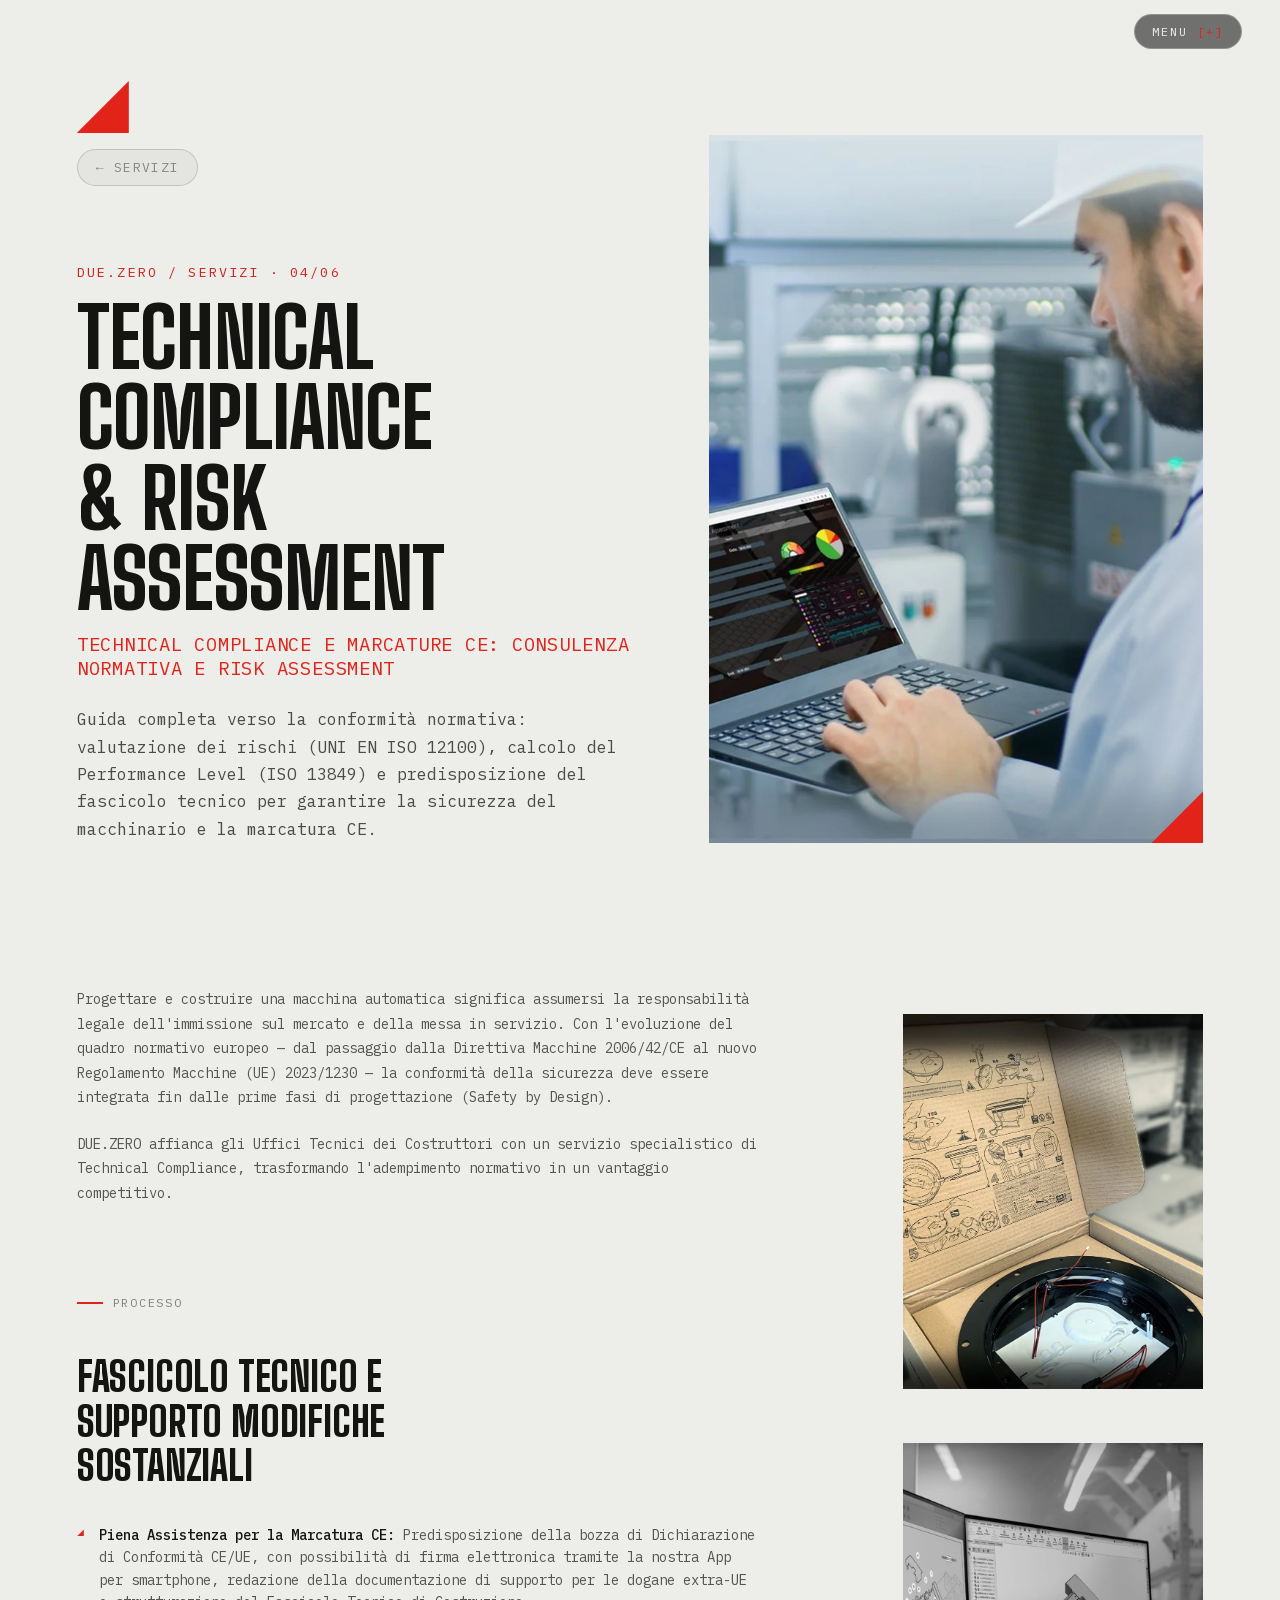
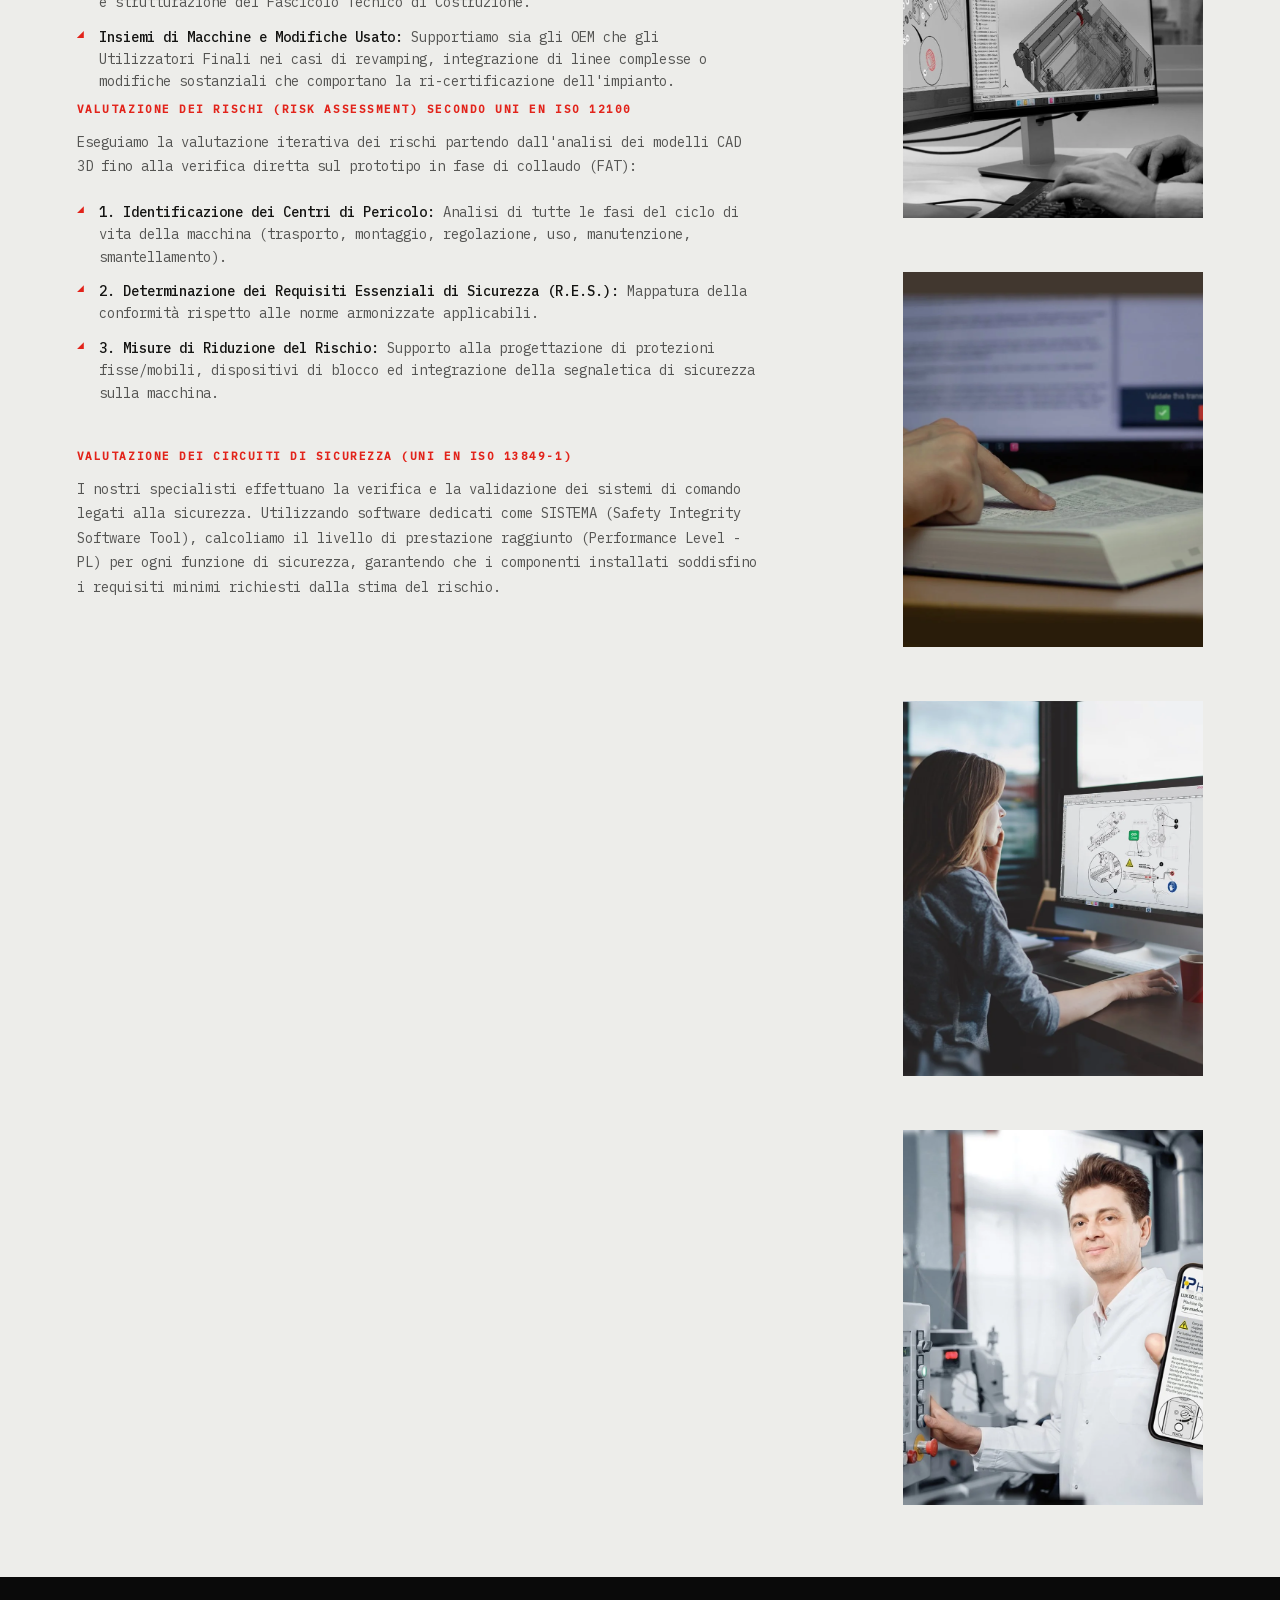
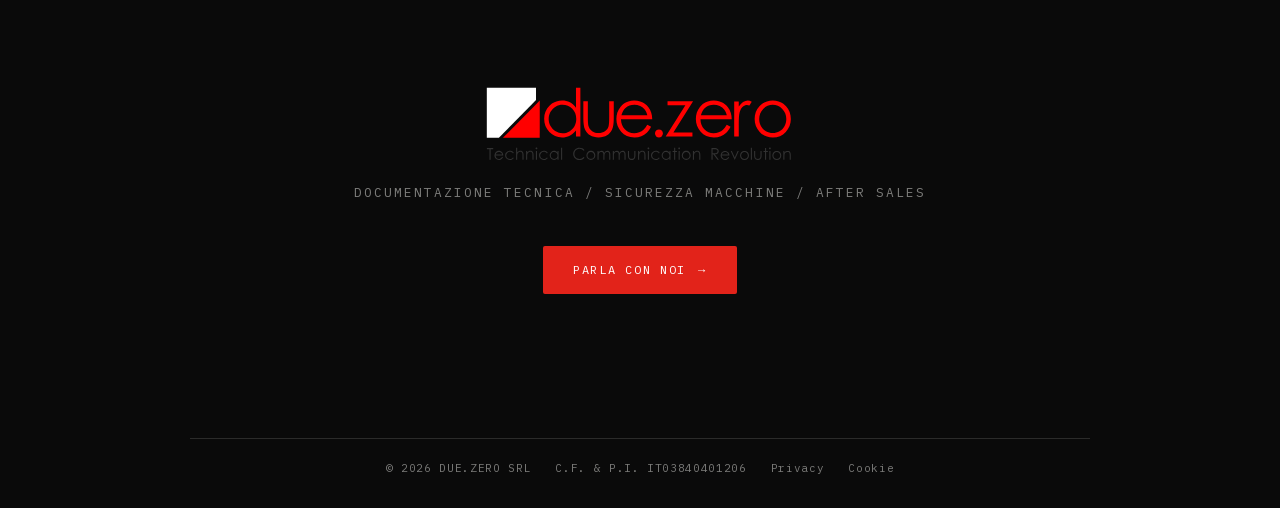
<file: technical-compliance.html>
<!DOCTYPE html>
<html lang="it">
<head>
<meta charset="UTF-8">
<meta name="viewport" content="width=device-width, initial-scale=1.0">
<title>Risk Assessment e Direttiva Macchine | DUE.ZERO</title>
<meta name="description" content="Valutazione dei rischi, marcatura CE e consulenza per la conformità alla Direttiva Macchine e sicurezza impianti industriali.">
<link rel="canonical" href="https://www.duezero.eu/technical-compliance.html">
<meta property="og:type" content="website">
<meta property="og:site_name" content="Due.Zero">
<meta property="og:url" content="https://www.duezero.eu/technical-compliance.html">
<meta property="og:title" content="Risk Assessment e Direttiva Macchine | DUE.ZERO">
<meta property="og:description" content="Valutazione dei rischi, marcatura CE e consulenza per la conformità alla Direttiva Macchine e sicurezza impianti industriali.">
<meta property="og:image" content="https://www.duezero.eu/img/og-image.png">
<meta name="twitter:card" content="summary_large_image">
<meta name="twitter:title" content="Risk Assessment e Direttiva Macchine | DUE.ZERO">
<meta name="twitter:description" content="Valutazione dei rischi, marcatura CE e consulenza per la conformità alla Direttiva Macchine e sicurezza impianti industriali.">
<meta name="twitter:image" content="https://www.duezero.eu/img/og-image.png">
<meta name="theme-color" content="#0A0A0A">
<link rel="icon" type="image/svg+xml" href="favicon.svg">
<link rel="preload" href="fonts/BigShouldersDisplay-latin-var.woff2" as="font" type="font/woff2" crossorigin>
<link rel="preload" href="fonts/IBMPlexMono-latin-400.woff2" as="font" type="font/woff2" crossorigin>
<link rel="stylesheet" href="css/fonts.css">
<link rel="stylesheet" href="css/common.css">
<link rel="stylesheet" href="css/servizio.css">
<script type="application/ld+json">
{
  "@context": "https://schema.org",
  "@type": "Service",
  "name": "Risk Assessment e Direttiva Macchine",
  "description": "Valutazione dei rischi, marcatura CE e consulenza per la conformità alla Direttiva Macchine e sicurezza impianti industriali.",
  "provider": {
    "@type": "Organization",
    "name": "Due.Zero Srl",
    "url": "https://www.duezero.eu"
  },
  "url": "https://www.duezero.eu/technical-compliance.html"
}
</script>
<script type="application/ld+json">
{
  "@context": "https://schema.org",
  "@type": "BreadcrumbList",
  "itemListElement": [
    {"@type": "ListItem", "position": 1, "name": "Home", "item": "https://www.duezero.eu/"},
    {"@type": "ListItem", "position": 2, "name": "Servizi", "item": "https://www.duezero.eu/#servizi"},
    {"@type": "ListItem", "position": 3, "name": "Risk Assessment e Direttiva Macchine"}
  ]
}
</script>
</head>
<body>

<div class="topbar">
  <button class="menuBtn" id="menuBtn">MENU <span class="plus">[+]</span></button>
</div>

<main>
<!-- ================= HERO — carta calda ================= -->
<section class="svcHero" id="svcHero">
  <div class="svcHeroText">
    <div class="svcHeroMark" aria-hidden="true"></div>
    <a class="svcBack" href="index.html#servizi">← Servizi</a>
    <span class="svcEyebrow">DUE.ZERO / SERVIZI · 04/06</span>
    <h1>Technical Compliance<br>&amp; Risk Assessment</h1>
    <span class="svcAccent">Technical Compliance e marcature CE: consulenza normativa e Risk Assessment</span>
    <p class="svcLead">Guida completa verso la conformità normativa: valutazione dei rischi (UNI EN ISO 12100), calcolo del Performance Level (ISO 13849) e predisposizione del fascicolo tecnico per garantire la sicurezza del macchinario e la marcatura CE.</p>
  </div>
  <div class="svcHeroVisual">
    <picture>
      <source srcset="img/services/gallery/valutazione-rischi-direttiva-macchine-technical-compliance.webp" type="image/webp">
      <img src="img/services/gallery/valutazione-rischi-direttiva-macchine-technical-compliance.jpg" alt="Tecnico con elmetto protettivo in stabilimento operativo che utilizza un computer portatile per il Risk Assessment.">
    </picture>
  </div>
</section>

<div class="svcLayout">
<div class="svcMain">
<!-- ================= INTRO — posizionamento Due.Zero come partner Technical Compliance ================= -->
<section class="svcSection" id="svcIntro">
  <div class="svcCol">
    <p>Progettare e costruire una macchina automatica significa assumersi la responsabilità legale dell'immissione sul mercato e della messa in servizio. Con l'evoluzione del quadro normativo europeo — dal passaggio dalla Direttiva Macchine 2006/42/CE al nuovo Regolamento Macchine (UE) 2023/1230 — la conformità della sicurezza deve essere integrata fin dalle prime fasi di progettazione (Safety by Design).</p>
    <p>DUE.ZERO affianca gli Uffici Tecnici dei Costruttori con un servizio specialistico di Technical Compliance, trasformando l'adempimento normativo in un vantaggio competitivo.</p>
  </div>
</section>

<!-- ================= CORPO — fascicolo tecnico, risk assessment, circuiti di sicurezza ================= -->
<section class="svcSection" id="svcBody">
  <div class="svcCol">
    <div class="svcSectionLabel"><span class="bar" aria-hidden="true"></span><span>Processo</span></div>
    <h2>Fascicolo Tecnico e Supporto Modifiche Sostanziali</h2>
    <ul class="svcList">
      <li><strong>Piena Assistenza per la Marcatura CE:</strong> Predisposizione della bozza di Dichiarazione di Conformità CE/UE, con possibilità di firma elettronica tramite la nostra App per smartphone, redazione della documentazione di supporto per le dogane extra-UE e strutturazione del Fascicolo Tecnico di Costruzione.</li>
      <li><strong>Insiemi di Macchine e Modifiche Usato:</strong> Supportiamo sia gli OEM che gli Utilizzatori Finali nei casi di revamping, integrazione di linee complesse o modifiche sostanziali che comportano la ri-certificazione dell'impianto.</li>
    </ul>

    <h3>Valutazione dei Rischi (Risk Assessment) secondo UNI EN ISO 12100</h3>
    <p>Eseguiamo la valutazione iterativa dei rischi partendo dall'analisi dei modelli CAD 3D fino alla verifica diretta sul prototipo in fase di collaudo (FAT):</p>
    <ul class="svcList">
      <li><strong>1. Identificazione dei Centri di Pericolo:</strong> Analisi di tutte le fasi del ciclo di vita della macchina (trasporto, montaggio, regolazione, uso, manutenzione, smantellamento).</li>
      <li><strong>2. Determinazione dei Requisiti Essenziali di Sicurezza (R.E.S.):</strong> Mappatura della conformità rispetto alle norme armonizzate applicabili.</li>
      <li><strong>3. Misure di Riduzione del Rischio:</strong> Supporto alla progettazione di protezioni fisse/mobili, dispositivi di blocco ed integrazione della segnaletica di sicurezza sulla macchina.</li>
    </ul>

    <h3>Valutazione dei Circuiti di Sicurezza (UNI EN ISO 13849-1)</h3>
    <p>I nostri specialisti effettuano la verifica e la validazione dei sistemi di comando legati alla sicurezza. Utilizzando software dedicati come SISTEMA (Safety Integrity Software Tool), calcoliamo il livello di prestazione raggiunto (Performance Level - PL) per ogni funzione di sicurezza, garantendo che i componenti installati soddisfino i requisiti minimi richiesti dalla stima del rischio.</p>
  </div>
</section>
</div>
<!-- popolata via JS (servizio.js) con una selezione casuale dal pool immagini condiviso,
     esclusa l'ancora fissa di questa pagina (data-anchor) — lazy loading nativo per-immagine -->
<aside class="svcSidebar" id="svcSidebar" data-anchor="valutazione-rischi-direttiva-macchine-technical-compliance.jpg"></aside>
</div>

<!-- ================= CHIUSURA ================= -->
<section class="svcClose" id="svcClose">
  <img src="img/DueZero_logo.svg" alt="Due.Zero" class="svcCloseLogo" loading="lazy">
  <span class="svcCloseTag">DOCUMENTAZIONE TECNICA / SICUREZZA MACCHINE / AFTER SALES</span>
  <a href="parliamone.html" class="svcCta">Parla con noi <span aria-hidden="true">→</span></a>
</section>
</main>

<footer class="svcLegalFooter">
  <div class="footerLegal">
    <span>© <span id="footerYear"></span> DUE.ZERO SRL</span>
    <span>C.F. &amp; P.I. IT03840401206</span>
    <span class="footerLegalStatic" data-legal="privacy">Privacy</span>
    <span class="footerLegalStatic" data-legal="cookie">Cookie</span>
  </div>
</footer>

<div class="overlay" id="overlay">
  <button class="close" id="closeBtn">CHIUDI <span class="plus">[+]</span></button>
  <a href="index.html#chapter1Start"><span class="oi">01</span> Chi siamo</a>
  <div class="menuItem" id="miEco">
    <a href="index.html#scene2" class="menuMain"><span class="oi">02</span> Ecosistema 4.0</a>
    <button class="menuToggle" aria-label="Sottomenu Ecosistema 4.0" aria-expanded="false"><span class="plus">[+]</span></button>
    <div class="submenu">
      <a href="https://www.duezero.eu/DueZeroProject/Default.aspx" target="_blank" rel="noopener noreferrer">2.0 Project</a>
      <a href="https://hyperparts.it/" target="_blank" rel="noopener noreferrer">Hyperparts</a>
    </div>
  </div>
  <div class="menuItem" id="miSrv">
    <a href="index.html#servizi" class="menuMain"><span class="oi">03</span> Servizi</a>
    <button class="menuToggle" aria-label="Sottomenu Servizi" aria-expanded="false"><span class="plus">[+]</span></button>
    <div class="submenu">
      <a href="manualistica-tecnica.html">Manualistica Tecnica</a>
      <a href="cataloghi-ricambi.html">Cataloghi Ricambi</a>
      <a href="traduzioni-multilingue.html">Traduzioni Multilingue</a>
      <a href="technical-compliance.html">Technical Compliance</a>
      <a href="soluzioni-creative.html">Marketing Industriale</a>
      <a href="soluzioni-software.html">Soluzioni Software 2.0</a>
    </div>
  </div>
  <a href="index.html#qualityStart"><span class="oi">04</span> Qualità</a>
  <a href="index.html#newsStart"><span class="oi">05</span> News</a>
  <a href="parliamone.html" class="cta"><span class="oi">→</span> Parliamone</a>
</div>

<script src="js/servizio.js"></script>
</body>
</html>
</file>
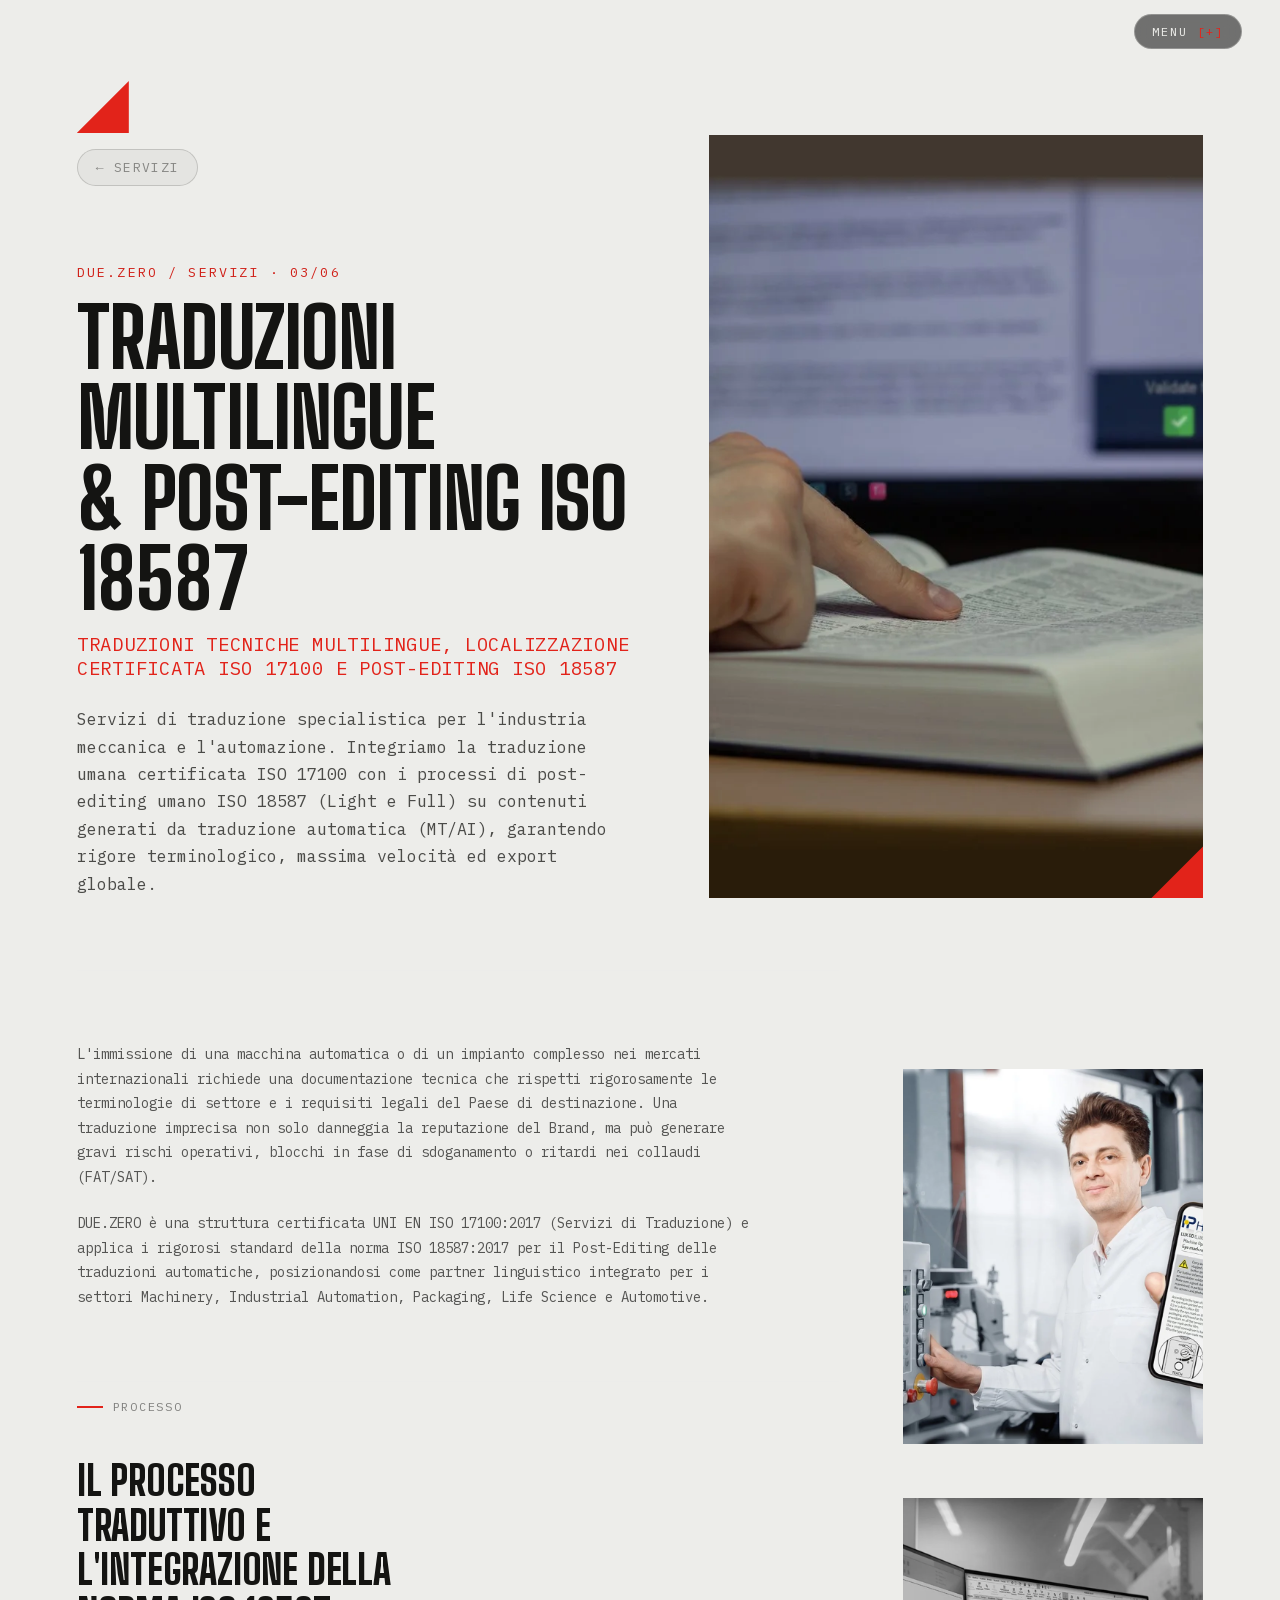
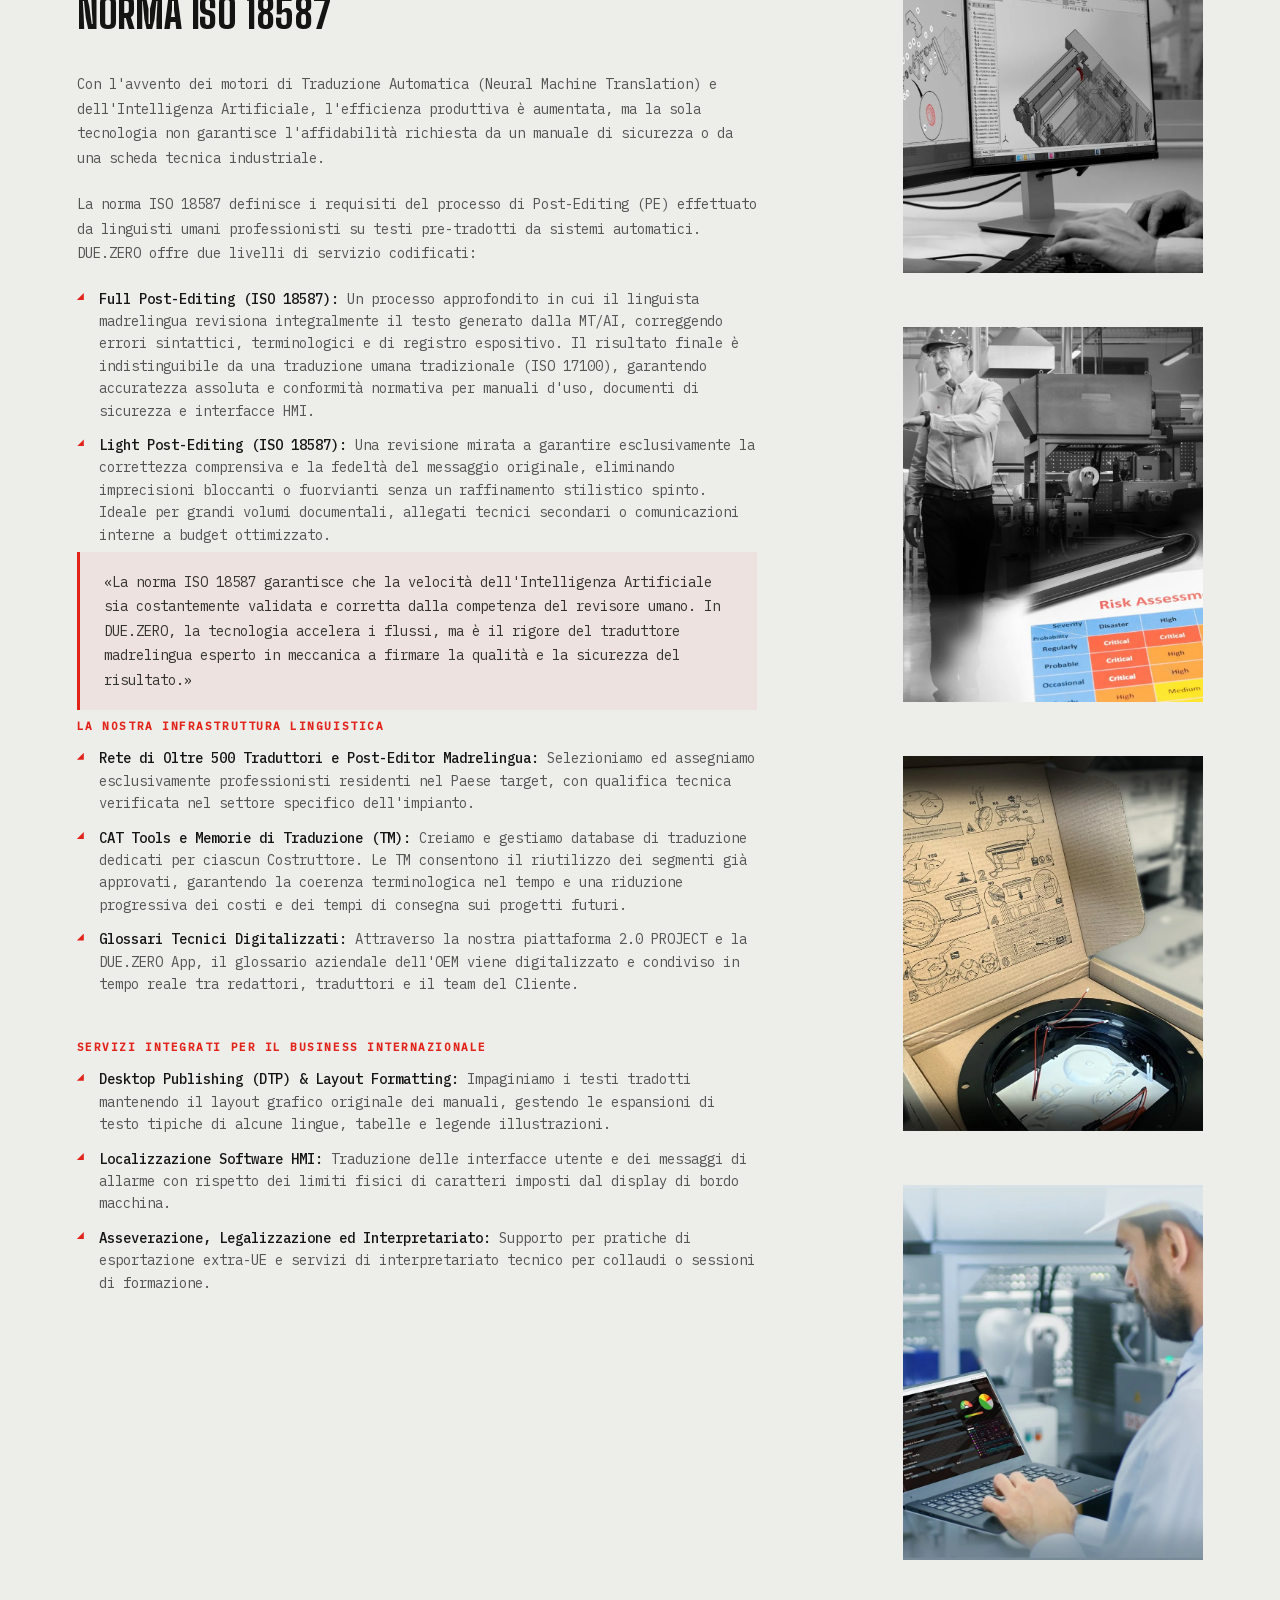
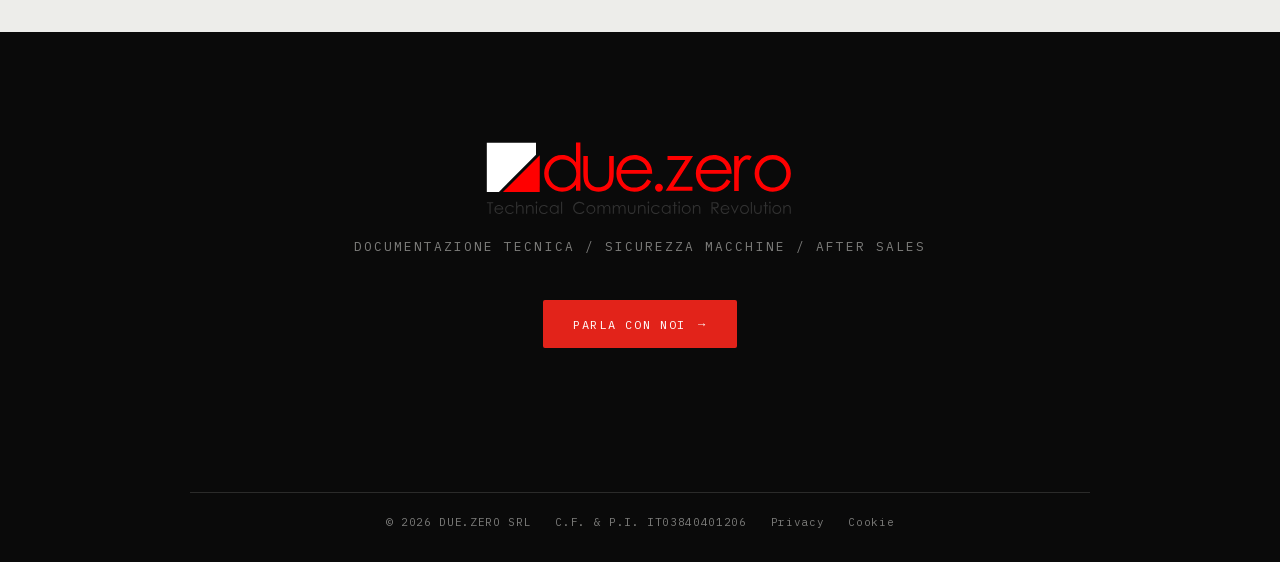
<file: traduzioni-multilingue.html>
<!DOCTYPE html>
<html lang="it">
<head>
<meta charset="UTF-8">
<meta name="viewport" content="width=device-width, initial-scale=1.0">
<title>Traduzioni Tecniche e Post-Editing ISO 18587 | DUE.ZERO</title>
<meta name="description" content="Servizi di traduzione tecnica e post-editing specializzato conformi ISO 17100 e ISO 18587 con memoria terminologica aziendale.">
<link rel="canonical" href="https://www.duezero.eu/traduzioni-multilingue.html">
<meta property="og:type" content="website">
<meta property="og:site_name" content="Due.Zero">
<meta property="og:url" content="https://www.duezero.eu/traduzioni-multilingue.html">
<meta property="og:title" content="Traduzioni Tecniche e Post-Editing ISO 18587 | DUE.ZERO">
<meta property="og:description" content="Servizi di traduzione tecnica e post-editing specializzato conformi ISO 17100 e ISO 18587 con memoria terminologica aziendale.">
<meta property="og:image" content="https://www.duezero.eu/img/og-image.png">
<meta name="twitter:card" content="summary_large_image">
<meta name="twitter:title" content="Traduzioni Tecniche e Post-Editing ISO 18587 | DUE.ZERO">
<meta name="twitter:description" content="Servizi di traduzione tecnica e post-editing specializzato conformi ISO 17100 e ISO 18587 con memoria terminologica aziendale.">
<meta name="twitter:image" content="https://www.duezero.eu/img/og-image.png">
<meta name="theme-color" content="#0A0A0A">
<link rel="icon" type="image/svg+xml" href="favicon.svg">
<link rel="preload" href="fonts/BigShouldersDisplay-latin-var.woff2" as="font" type="font/woff2" crossorigin>
<link rel="preload" href="fonts/IBMPlexMono-latin-400.woff2" as="font" type="font/woff2" crossorigin>
<link rel="stylesheet" href="css/fonts.css">
<link rel="stylesheet" href="css/common.css">
<link rel="stylesheet" href="css/servizio.css">
<script type="application/ld+json">
{
  "@context": "https://schema.org",
  "@type": "Service",
  "name": "Traduzioni Tecniche e Post-Editing ISO 18587",
  "description": "Servizi di traduzione tecnica e post-editing specializzato conformi ISO 17100 e ISO 18587 con memoria terminologica aziendale.",
  "provider": {
    "@type": "Organization",
    "name": "Due.Zero Srl",
    "url": "https://www.duezero.eu"
  },
  "url": "https://www.duezero.eu/traduzioni-multilingue.html"
}
</script>
<script type="application/ld+json">
{
  "@context": "https://schema.org",
  "@type": "BreadcrumbList",
  "itemListElement": [
    {"@type": "ListItem", "position": 1, "name": "Home", "item": "https://www.duezero.eu/"},
    {"@type": "ListItem", "position": 2, "name": "Servizi", "item": "https://www.duezero.eu/#servizi"},
    {"@type": "ListItem", "position": 3, "name": "Traduzioni Tecniche e Post-Editing ISO 18587"}
  ]
}
</script>
</head>
<body>

<div class="topbar">
  <button class="menuBtn" id="menuBtn">MENU <span class="plus">[+]</span></button>
</div>

<main>
<!-- ================= HERO — carta calda ================= -->
<section class="svcHero" id="svcHero">
  <div class="svcHeroText">
    <div class="svcHeroMark" aria-hidden="true"></div>
    <a class="svcBack" href="index.html#servizi">← Servizi</a>
    <span class="svcEyebrow">DUE.ZERO / SERVIZI · 03/06</span>
    <h1>Traduzioni Multilingue<br>&amp; Post-Editing ISO 18587</h1>
    <span class="svcAccent">Traduzioni tecniche multilingue, localizzazione certificata ISO 17100 e post-editing ISO 18587</span>
    <p class="svcLead">Servizi di traduzione specialistica per l'industria meccanica e l'automazione. Integriamo la traduzione umana certificata ISO 17100 con i processi di post-editing umano ISO 18587 (Light e Full) su contenuti generati da traduzione automatica (MT/AI), garantendo rigore terminologico, massima velocità ed export globale.</p>
  </div>
  <div class="svcHeroVisual">
    <picture>
      <source srcset="img/services/gallery/traduzioni-tecniche-post-editing-iso-18587-glossario.webp" type="image/webp">
      <img src="img/services/gallery/traduzioni-tecniche-post-editing-iso-18587-glossario.jpg" alt="Dettaglio di un dizionario tecnico con schermo sullo sfondo che mostra l'interfaccia di validazione traduzioni.">
    </picture>
  </div>
</section>

<div class="svcLayout">
<div class="svcMain">
<!-- ================= INTRO — posizionamento Due.Zero come partner linguistico certificato ================= -->
<section class="svcSection" id="svcIntro">
  <div class="svcCol">
    <p>L'immissione di una macchina automatica o di un impianto complesso nei mercati internazionali richiede una documentazione tecnica che rispetti rigorosamente le terminologie di settore e i requisiti legali del Paese di destinazione. Una traduzione imprecisa non solo danneggia la reputazione del Brand, ma può generare gravi rischi operativi, blocchi in fase di sdoganamento o ritardi nei collaudi (FAT/SAT).</p>
    <p>DUE.ZERO è una struttura certificata UNI EN ISO 17100:2017 (Servizi di Traduzione) e applica i rigorosi standard della norma ISO 18587:2017 per il Post-Editing delle traduzioni automatiche, posizionandosi come partner linguistico integrato per i settori Machinery, Industrial Automation, Packaging, Life Science e Automotive.</p>
  </div>
</section>

<!-- ================= CORPO — processo ISO 18587, infrastruttura linguistica, servizi integrati ================= -->
<section class="svcSection" id="svcBody">
  <div class="svcCol">
    <div class="svcSectionLabel"><span class="bar" aria-hidden="true"></span><span>Processo</span></div>
    <h2>Il Processo Traduttivo e l'Integrazione della Norma ISO 18587</h2>
    <p>Con l'avvento dei motori di Traduzione Automatica (Neural Machine Translation) e dell'Intelligenza Artificiale, l'efficienza produttiva è aumentata, ma la sola tecnologia non garantisce l'affidabilità richiesta da un manuale di sicurezza o da una scheda tecnica industriale.</p>
    <p>La norma ISO 18587 definisce i requisiti del processo di Post-Editing (PE) effettuato da linguisti umani professionisti su testi pre-tradotti da sistemi automatici. DUE.ZERO offre due livelli di servizio codificati:</p>
    <ul class="svcList">
      <li><strong>Full Post-Editing (ISO 18587):</strong> Un processo approfondito in cui il linguista madrelingua revisiona integralmente il testo generato dalla MT/AI, correggendo errori sintattici, terminologici e di registro espositivo. Il risultato finale è indistinguibile da una traduzione umana tradizionale (ISO 17100), garantendo accuratezza assoluta e conformità normativa per manuali d'uso, documenti di sicurezza e interfacce HMI.</li>
      <li><strong>Light Post-Editing (ISO 18587):</strong> Una revisione mirata a garantire esclusivamente la correttezza comprensiva e la fedeltà del messaggio originale, eliminando imprecisioni bloccanti o fuorvianti senza un raffinamento stilistico spinto. Ideale per grandi volumi documentali, allegati tecnici secondari o comunicazioni interne a budget ottimizzato.</li>
    </ul>
    <div class="svcCallout">
      <p>«La norma ISO 18587 garantisce che la velocità dell'Intelligenza Artificiale sia costantemente validata e corretta dalla competenza del revisore umano. In DUE.ZERO, la tecnologia accelera i flussi, ma è il rigore del traduttore madrelingua esperto in meccanica a firmare la qualità e la sicurezza del risultato.»</p>
    </div>

    <h3>La Nostra Infrastruttura Linguistica</h3>
    <ul class="svcList">
      <li><strong>Rete di Oltre 500 Traduttori e Post-Editor Madrelingua:</strong> Selezioniamo ed assegniamo esclusivamente professionisti residenti nel Paese target, con qualifica tecnica verificata nel settore specifico dell'impianto.</li>
      <li><strong>CAT Tools e Memorie di Traduzione (TM):</strong> Creiamo e gestiamo database di traduzione dedicati per ciascun Costruttore. Le TM consentono il riutilizzo dei segmenti già approvati, garantendo la coerenza terminologica nel tempo e una riduzione progressiva dei costi e dei tempi di consegna sui progetti futuri.</li>
      <li><strong>Glossari Tecnici Digitalizzati:</strong> Attraverso la nostra piattaforma 2.0 PROJECT e la DUE.ZERO App, il glossario aziendale dell'OEM viene digitalizzato e condiviso in tempo reale tra redattori, traduttori e il team del Cliente.</li>
    </ul>

    <h3>Servizi Integrati per il Business Internazionale</h3>
    <ul class="svcList">
      <li><strong>Desktop Publishing (DTP) &amp; Layout Formatting:</strong> Impaginiamo i testi tradotti mantenendo il layout grafico originale dei manuali, gestendo le espansioni di testo tipiche di alcune lingue, tabelle e legende illustrazioni.</li>
      <li><strong>Localizzazione Software HMI:</strong> Traduzione delle interfacce utente e dei messaggi di allarme con rispetto dei limiti fisici di caratteri imposti dal display di bordo macchina.</li>
      <li><strong>Asseverazione, Legalizzazione ed Interpretariato:</strong> Supporto per pratiche di esportazione extra-UE e servizi di interpretariato tecnico per collaudi o sessioni di formazione.</li>
    </ul>
  </div>
</section>
</div>
<!-- popolata via JS (servizio.js) con una selezione casuale dal pool immagini condiviso,
     esclusa l'ancora fissa di questa pagina (data-anchor) — lazy loading nativo per-immagine -->
<aside class="svcSidebar" id="svcSidebar" data-anchor="traduzioni-tecniche-post-editing-iso-18587-glossario.jpg"></aside>
</div>

<!-- ================= CHIUSURA ================= -->
<section class="svcClose" id="svcClose">
  <img src="img/DueZero_logo.svg" alt="Due.Zero" class="svcCloseLogo" loading="lazy">
  <span class="svcCloseTag">DOCUMENTAZIONE TECNICA / SICUREZZA MACCHINE / AFTER SALES</span>
  <a href="parliamone.html" class="svcCta">Parla con noi <span aria-hidden="true">→</span></a>
</section>
</main>

<footer class="svcLegalFooter">
  <div class="footerLegal">
    <span>© <span id="footerYear"></span> DUE.ZERO SRL</span>
    <span>C.F. &amp; P.I. IT03840401206</span>
    <span class="footerLegalStatic" data-legal="privacy">Privacy</span>
    <span class="footerLegalStatic" data-legal="cookie">Cookie</span>
  </div>
</footer>

<div class="overlay" id="overlay">
  <button class="close" id="closeBtn">CHIUDI <span class="plus">[+]</span></button>
  <a href="index.html#chapter1Start"><span class="oi">01</span> Chi siamo</a>
  <div class="menuItem" id="miEco">
    <a href="index.html#scene2" class="menuMain"><span class="oi">02</span> Ecosistema 4.0</a>
    <button class="menuToggle" aria-label="Sottomenu Ecosistema 4.0" aria-expanded="false"><span class="plus">[+]</span></button>
    <div class="submenu">
      <a href="https://www.duezero.eu/DueZeroProject/Default.aspx" target="_blank" rel="noopener noreferrer">2.0 Project</a>
      <a href="https://hyperparts.it/" target="_blank" rel="noopener noreferrer">Hyperparts</a>
    </div>
  </div>
  <div class="menuItem" id="miSrv">
    <a href="index.html#servizi" class="menuMain"><span class="oi">03</span> Servizi</a>
    <button class="menuToggle" aria-label="Sottomenu Servizi" aria-expanded="false"><span class="plus">[+]</span></button>
    <div class="submenu">
      <a href="manualistica-tecnica.html">Manualistica Tecnica</a>
      <a href="cataloghi-ricambi.html">Cataloghi Ricambi</a>
      <a href="traduzioni-multilingue.html">Traduzioni Multilingue</a>
      <a href="technical-compliance.html">Technical Compliance</a>
      <a href="soluzioni-creative.html">Marketing Industriale</a>
      <a href="soluzioni-software.html">Soluzioni Software 2.0</a>
    </div>
  </div>
  <a href="index.html#qualityStart"><span class="oi">04</span> Qualità</a>
  <a href="index.html#newsStart"><span class="oi">05</span> News</a>
  <a href="parliamone.html" class="cta"><span class="oi">→</span> Parliamone</a>
</div>

<script src="js/servizio.js"></script>
</body>
</html>
</file>
<file: css/fonts.css>
/* Font self-hosted (subset latin, scaricati da Google Fonts — licenza OFL).
   Niente richieste a fonts.googleapis.com: GDPR pulito e nessuna connessione esterna.
   Big Shoulders Display è un font variabile: un solo file copre i pesi 500-800. */
@font-face{
  font-family:'Bebas Neue';
  font-style:normal;
  font-weight:400;
  font-display:swap;
  src:url('../fonts/BebasNeue-latin.woff2') format('woff2');
  unicode-range:U+0000-00FF,U+0131,U+0152-0153,U+02BB-02BC,U+02C6,U+02DA,U+02DC,U+0304,U+0308,U+0329,U+2000-206F,U+20AC,U+2122,U+2191,U+2193,U+2212,U+2215,U+FEFF,U+FFFD;
}
@font-face{
  font-family:'Big Shoulders Display';
  font-style:normal;
  font-weight:500 800;
  font-display:swap;
  src:url('../fonts/BigShouldersDisplay-latin-var.woff2') format('woff2');
  unicode-range:U+0000-00FF,U+0131,U+0152-0153,U+02BB-02BC,U+02C6,U+02DA,U+02DC,U+0304,U+0308,U+0329,U+2000-206F,U+20AC,U+2122,U+2191,U+2193,U+2212,U+2215,U+FEFF,U+FFFD;
}
@font-face{
  font-family:'IBM Plex Mono';
  font-style:normal;
  font-weight:400;
  font-display:swap;
  src:url('../fonts/IBMPlexMono-latin-400.woff2') format('woff2');
  unicode-range:U+0000-00FF,U+0131,U+0152-0153,U+02BB-02BC,U+02C6,U+02DA,U+02DC,U+0304,U+0308,U+0329,U+2000-206F,U+20AC,U+2122,U+2191,U+2193,U+2212,U+2215,U+FEFF,U+FFFD;
}
@font-face{
  font-family:'IBM Plex Mono';
  font-style:normal;
  font-weight:500;
  font-display:swap;
  src:url('../fonts/IBMPlexMono-latin-500.woff2') format('woff2');
  unicode-range:U+0000-00FF,U+0131,U+0152-0153,U+02BB-02BC,U+02C6,U+02DA,U+02DC,U+0304,U+0308,U+0329,U+2000-206F,U+20AC,U+2122,U+2191,U+2193,U+2212,U+2215,U+FEFF,U+FFFD;
}
</file>
<file: css/common.css>
/* Menu overlay, sottomenu e footer legale: condivisi identici tra index/servizio/parliamone.
   Centralizzato per evitare che le 3 pagine si disallineino nel tempo (prima erano copiate
   in style.css, servizio.css, parliamone.css separatamente). */
.overlay{position:fixed;inset:0;z-index:40;background:rgba(8,8,8,.97);backdrop-filter:blur(4px);display:flex;flex-direction:column;justify-content:center;padding:0 8vw;gap:6px;opacity:0;pointer-events:none;transition:opacity .4s}
.overlay.open{opacity:1;pointer-events:auto}
.overlay a{font-family:var(--geo);font-weight:600;text-transform:uppercase;text-decoration:none;color:#2f2f2f;font-size:clamp(34px,6.5vw,92px);line-height:1.04;transition:color .25s,padding-left .25s;display:flex;gap:20px;align-items:baseline}
.overlay a .oi{font-family:var(--mono);font-size:13px;color:rgba(237,237,234,.3)}
.overlay a:hover{color:#EDEDEA;padding-left:14px}.overlay a.cta{color:var(--red)}
.overlay .close{position:absolute;top:20px;right:38px;cursor:pointer;background:none;border:none;color:#EDEDEA;font-family:var(--mono);font-size:12px;letter-spacing:.18em;text-transform:uppercase}
.overlay .close .plus{color:var(--red);display:inline-block;transform:rotate(45deg)}

/* sottomenu (Ecosistema 4.0, Servizi): desktop a lato con hover+ritardo (vedi capitolo1.js/servizio.js),
   mobile ad accordion sotto la voce, aperto dal pulsante [+] dedicato. parliamone.html non ha
   sottomenu: queste regole restano semplicemente inutilizzate lì, nessun effetto. */
.menuItem{position:relative;display:flex;align-items:baseline;gap:16px}
.menuItem .menuMain{flex:0 0 auto}
.menuToggle{display:none}
/* position:fixed ancorato a destra (non left:100% del link): "Ecosistema 4.0"/"Servizi" hanno larghezza
   di testo molto variabile (dipende da vw, lingua, zoom) — ancorare a destra della finestra invece che
   al bordo destro del testo evita che il pannello finisca fuori viewport sugli schermi più stretti.
   Il top esatto (allineato alla voce sotto il mouse) è impostato da JS in capitolo1.js/servizio.js */
.overlay .submenu{position:fixed;right:16vw;top:0;
  display:flex;flex-direction:column;gap:16px;opacity:0;pointer-events:none;
  transition:opacity .25s ease;white-space:nowrap;text-align:right}
.menuItem.open .submenu{opacity:1;pointer-events:auto}
.overlay .submenu a{font-family:var(--mono);font-size:20px;
  letter-spacing:.08em;text-transform:uppercase;color:rgba(237,237,234,.5);text-decoration:none;
  transition:color .2s ease,padding-left .2s ease}
.overlay .submenu a:hover{color:#EDEDEA;padding-left:8px}

/* max-width:820px, (hover:none), (pointer:coarse): non solo schermi stretti — un dispositivo touch
   (es. iPad Pro verticale, 834px largo) va in accordion a qualunque larghezza, altrimenti il pannello
   proverebbe comunque a comparire come riquadro laterale fisso pensato per il mouse (il suo
   posizionamento verticale è calcolato solo dentro l'evento mouseenter, che sul touch non scatta mai) */
@media (max-width:820px), (hover:none), (pointer:coarse){
  .menuItem{flex-wrap:wrap}
  .menuToggle{display:inline-flex;align-items:center;justify-content:center;background:none;border:none;
    cursor:pointer;margin-left:auto;transition:transform .25s ease}
  .menuToggle .plus{color:var(--red)}
  .menuItem.open .menuToggle{transform:rotate(45deg)}
  .overlay .submenu{position:static;left:auto;right:auto;top:auto;text-align:left;flex-basis:100%;
    width:100%;max-height:0;overflow:hidden;opacity:1;pointer-events:auto;
    transition:max-height .35s ease,margin-top .35s ease}
  .menuItem.open .submenu{max-height:420px;margin-top:14px}
  /* spazio dopo l'accordion aperto: senza, la prossima voce di menu arrivava subito attaccata
     all'ultima riga del sottomenu, col solo gap:6px del menu principale */
  .menuItem.open{margin-bottom:28px}
  .overlay .submenu a{font-size:clamp(15px,3.6vw,22px)}
}

/* opacità .32->.5: su nero il bianco risultante faceva 2.57:1, il peggiore tra i contrasti rilevati
   da Lighthouse (soglia AA 4.5:1) — Privacy/Cookie restano testo non cliccabile, solo più leggibili */
.footerLegalStatic{cursor:default;color:rgba(237,237,234,.5)}

/* anello di focus da tastiera: solo il colore del brand al posto di quello generico del
   browser — :focus-visible (non :focus) mostra l'anello solo a chi naviga con Tab, non al click */
:focus-visible{outline:2px solid var(--red);outline-offset:3px}
</file>
<file: css/style.css>
:root{--black:#0A0A0A;--paper:#EDEDEA;--ink:#141412;--red:#E2231A;
  --geo:'Big Shoulders Display',sans-serif;--mono:'IBM Plex Mono',monospace;--mx:50vw;--my:44vh;
  --hero-font:'Bebas Neue',sans-serif} /* solo per .title (scritta centrale hero): il resto del sito resta su --geo */
*{margin:0;padding:0;box-sizing:border-box}
/* overflow-x:hidden su html/body (fix precedente per lo scroll orizzontale) era stato rimosso perché
   qualsiasi overflow su un antenato di un elemento position:sticky rompe lo sticky positioning (bug
   CSS noto, soprattutto su Safari) — aveva reso l'intero sito nero oltre la prima scena. La verifica
   scrollWidth===clientWidth era però stata fatta solo a larghezza desktop: su viewport mobile reale
   (375px) c'è overflow orizzontale vero, dovuto a elementi volutamente fuori schermo (banner in
   scivolamento, tooltip dei badge hero). overflow-x:clip risolve entrambi i problemi insieme: a
   differenza di hidden, NON forza overflow-y a auto e quindi non rompe lo sticky (verificato: sticky
   resta a top:0 durante tutto lo scroll-jack) — supportato da Safari 16+ (2022), copertura ampia oggi */
html,body{overflow-x:clip}
body{background:var(--black);color:#EDEDEA;font-family:var(--geo)}

/* 1020vh, non più 760: la nuova sequenza (titolo da solo -> immagine -> sottotitolo, ciascuno con
   spazio di lettura reale) ha più tappe di prima e aveva bisogno di più spazio assoluto di scroll —
   stessa logica già applicata al Capitolo 2 */
.scene{position:relative;height:1020vh}
/* punti di ancoraggio invisibili per il menu: puntare all'inizio grezzo di queste sezioni (0%) atterra
   prima che banner/titolo del capitolo siano visibili (la "carta" non è ancora salita, il testo non si
   è ancora rivelato) — sembra di essere ancora nella scena precedente. Questi marker stanno più avanti,
   dove banner+titolo del capitolo sono già leggibili, non all'inizio tecnico del contenitore di scroll */
.chapterAnchor{position:absolute;left:0;width:1px;height:1px;pointer-events:none}
/* top in vh, non in %: il progresso di scroll di queste sezioni è (scrollY-inizio)/(altezza_sezione-100vh),
   non /altezza_sezione — un top in percentuale del contenitore ignora quel "-100vh" e atterra più avanti
   del previsto (verificato: con top:25% su una sezione di 520vh si atterrava già a ritiro del titolo
   iniziato, invece che a titolo completo). Il valore qui è target_s*(altezza_sezione_vh-100), già calcolato */
.scene .chapterAnchor{top:472.7vh}
/* 100svh non 100vh: su mobile 100vh è l'altezza MASSIMA (barra indirizzo nascosta) — al primo
   caricamento, con la barra ancora visibile, tutto ciò che è ancorato in basso (icone, triangolo)
   finiva sotto la barra, coperto. 100svh è l'altezza minima garantita (barra sempre visibile),
   stesso fix già usato altrove in questo file (.mapServicesSticky) — su desktop è identico a 100vh */
.sticky{position:sticky;top:0;height:100svh;overflow:hidden;background:var(--black)}
.ambient{position:absolute;inset:0;pointer-events:none;z-index:0;
  background:radial-gradient(480px circle at var(--mx) var(--my),rgba(255,255,255,.05),rgba(255,255,255,0) 70%)}

/* ---- topbar (solo MENU) — fissa e presente su tutto il documento ----
   pointer-events:none sulla barra (che è larga quanto il viewport): senza, intercetterebbe i click
   destinati a ciò che le passa sotto, per esempio il bottone "Espandi mappa" della Machine Map.
   Solo il bottone è cliccabile. */
.topbar{position:fixed;top:0;left:0;right:0;height:62px;z-index:30;display:flex;align-items:center;
  justify-content:flex-end;padding:0 38px;pointer-events:none}
/* Il menu scorre sopra fondi che si alternano fra nero e carta: invece di inseguire il colore della
   sezione sottostante (fragile), è una pastiglia scura translucida — leggibile su entrambi, stessa
   geometria dei badge dell'hero già presenti nel progetto. */
.menuBtn{pointer-events:auto;cursor:pointer;display:inline-flex;align-items:center;gap:8px;
  padding:9px 17px;border-radius:999px;background:rgba(10,10,10,.55);border:1px solid rgba(237,237,234,.28);
  -webkit-backdrop-filter:blur(8px);backdrop-filter:blur(8px);color:#EDEDEA;
  font-family:var(--mono);font-size:12px;letter-spacing:.18em;text-transform:uppercase;opacity:0;
  transition:opacity .35s,background .3s ease,border-color .3s ease}
.menuBtn:hover{background:rgba(10,10,10,.82);border-color:rgba(237,237,234,.55)}
.menuBtn .plus{color:var(--red)}

/* ---- titolo hero (centro) ---- */
/* padding-bottom (non padding-top): sposta il centro del titolo verso l'alto, lasciando più spazio
   libero sotto per label+icone — in vh, non px fissi, così regge su rapporti larghezza/altezza diversi
   (il problema precedente era proprio un valore fisso calibrato su un solo formato di schermo) */
.center{position:absolute;inset:0;display:flex;align-items:center;justify-content:center;perspective:1400px;z-index:3;padding-bottom:22vh}
.heroMove{position:relative;transform-origin:left top;will-change:transform,opacity}
.tilt{position:relative;transform-style:preserve-3d;will-change:transform}
.gloss-wrap{position:relative;text-align:center;pointer-events:auto;transition:transform .45s cubic-bezier(.2,.7,.2,1)}
.title{font-family:var(--hero-font);font-weight:400;text-transform:uppercase;font-size:clamp(46px,11.5vw,205px);line-height:.94;letter-spacing:.01em}
/* NIENTE transition qui: una transizione CSS a tempo fisso parte per conto suo, scollegata dal gesto
   di scroll — anche se morbida al suo interno, si percepisce come uno scatto perché non segue lo scroll
   dell'utente in tempo reale. Il riallineamento (--l0Shift/--l1Shift) resta quindi agganciato allo scroll
   via JS (vedi alignDock in capitolo1.js), l'unico modo per farlo sentire "fluido e sincronizzato" */
.title .l0,.title .l1,.title .l2{display:block;width:fit-content;margin-inline:auto}
.title .l0{transform:translateX(var(--l0Shift,0px))}
.title .l1{transform:translateX(var(--l1Shift,0px))}
.title .l2{transform:translateX(var(--l2Shift,0px))}
.title .dot{color:#fff} /* il punto di "Due.Zero" resta sempre bianco, in ogni layer/stato */
.preloaderWord .dot{color:#fff}
.title.base{color:#2f2f2f;text-shadow:0 1px 0 #0f0f0f,0 2px 0 #0d0d0d,0 3px 0 #0b0b0b,0 4px 0 #090909,0 5px 0 #070707,0 8px 14px rgba(0,0,0,.78),0 -1px 0 rgba(255,255,255,.20)}
/* solo "DUE.ZERO" (l0), non "Technical"/"Communication" (l1/l2): richiesto più visibile del grigio
   scuro di base, ma distinto dal bianco puro del punto sopra */
.title.base .l0{color:rgba(237,237,234,.55)}
/* -webkit-text-fill-color:transparent, non solo color:transparent: su Safari/iOS quest'ultimo da solo
   a volte non basta a rendere il testo trasparente per background-clip:text, il riempimento ricade su
   un colore di default (spesso nero) — su sfondo scuro il livello risultava invisibile (segnalato,
   verificato da iPhone reale: titolo piatto, nessuna striscia di luce, nemmeno ferma) */
.title.sheen{position:absolute;left:0;top:0;right:0;color:transparent;-webkit-text-fill-color:transparent;
  background:linear-gradient(to bottom,rgba(255,255,255,.7) 0%,rgba(255,255,255,.26) 24%,rgba(255,255,255,.04) 46%,rgba(255,255,255,0) 58%);-webkit-background-clip:text;background-clip:text}
/* luce obliqua invece che a cerchio: una banda diagonale (var(--gp)), stessa oscillazione automatica di
   prima (non era in realtà legata al mouse in tempo reale, solo --mx/--my dell'ambient lo sono — qui si
   riusa la stessa animazione esistente, solo rimappata da centro-cerchio a posizione-banda) che, per via
   dell'angolo, attraversa sempre almeno una parte di ciascuna delle 3 righe del titolo */
.title.gloss{position:absolute;left:0;top:0;right:0;color:transparent;-webkit-text-fill-color:transparent;
  background:linear-gradient(125deg,rgba(255,255,255,0) 0%,rgba(255,255,255,0) calc(var(--gp,45%) - 22%),
    rgba(255,255,255,1) var(--gp,45%),rgba(255,255,255,0) calc(var(--gp,45%) + 22%),rgba(255,255,255,0) 100%);
  -webkit-background-clip:text;background-clip:text;filter:drop-shadow(0 0 18px rgba(255,255,255,.18))}

/* ---- triangolo ---- */
.triangle{position:absolute;left:0;top:0;z-index:7;width:65px;height:65px;background:var(--red);clip-path:polygon(100% 0,100% 100%,0 100%,100% 0);will-change:left,top,width,height,clip-path,opacity}

/* ---- indice / legenda (piccola e leggera, con lieve zoom) ---- */
.legend{position:absolute;left:38px;bottom:34px;z-index:6;width:270px;opacity:0;font-family:var(--mono);color:rgba(237,237,234,.4);transform-origin:left bottom}
.legend .lh{font-size:9px;letter-spacing:.28em;text-transform:uppercase;color:rgba(237,237,234,.32);padding-bottom:7px;border-bottom:1px solid rgba(255,255,255,.16)}
.legend a{display:flex;align-items:center;gap:12px;padding:7px 0;border-bottom:1px solid rgba(255,255,255,.08);
  font-size:11px;letter-spacing:.06em;text-transform:uppercase;text-decoration:none;color:inherit;transition:color .3s,padding-left .25s}
.legend a .n{color:rgba(237,237,234,.28);transition:color .3s}
.legend a:hover{padding-left:8px;color:#EDEDEA}

/* piccolo richiamo allo scroll: sparisce da solo appena si inizia a scrollare (vedi opacity in JS,
   legata a "reveal"), quindi non serve nasconderlo a mano dopo il primo movimento. Sotto le icone (non
   tra titolo e icone come nella prima versione): troppo attaccato al titolo lì, e la nuvoletta di
   un'icona centrale rischiava comunque di finirci sopra */
.hint{position:absolute;left:50%;bottom:10px;transform:translateX(-50%);z-index:4;
  display:flex;align-items:center;gap:8px;
  font-family:var(--mono);font-size:10px;letter-spacing:.24em;text-transform:uppercase;color:#EDEDEA}
.hintArrow{display:inline-block;color:#EDEDEA;font-size:12px;animation:hintBounce 1.6s ease-in-out infinite}
/* variante per sfondi chiari (carta), es. la scena Documentation 4.0: il colore di base (bianco
   trasparente) sarebbe quasi invisibile lì — la freccia resta rossa in entrambi i casi */
.hintDark{color:rgba(20,20,18,.4)}
@keyframes hintBounce{0%,100%{transform:translateY(0)}50%{transform:translateY(4px)}}

/* ---- badge hero (visibili solo dopo il preload, spariscono appena si scrolla): solo icona, niente
   nome/testo in permanenza — tolto: con lo sfondo scuro e il font del titolo creava un effetto "nuvola"
   sopra all'hover. Il nome compare invece in una vera nuvoletta-tooltip al passaggio del mouse (sotto).
   Ogni icona ha già il suo sfondo chiaro dentro l'SVG, quindi niente chip esterno: galleggia sul nero ---- */
/* label che spiega le icone sotto: piccola, non deve competere col titolo. Stessa visibilità di
   .heroBadges (badgesShown in JS) — appare e sparisce insieme alla riga icone che descrive.
   bottom:140px = vicina alle icone (gruppo unico), lontana dal titolo (spinto su da .center) — la
   vicinanza deve leggersi come "la label parla delle icone", non del titolo sopra.
   Con le icone così vicine la nuvoletta-tooltip (sopra l'icona) ci finirebbe dentro: risolto in JS
   attenuando la label quando un'icona è sotto hover, invece di allontanarla di nuovo dalle icone */
/* left:0;right:0;margin:0 auto (non left:50%+transform:translateX(-50%)): quella tecnica, senza una
   larghezza esplicita, fa calcolare allo shrink-to-fit lo spazio disponibile come "da metà contenitore
   al bordo destro" (metà reale, non l'intera larghezza) — bug già trovato e risolto una volta su
   mobile con una larghezza esplicita lì, ma non alla radice. left:0;right:0 dà la larghezza piena
   del contenitore, margin:0 auto centra il risultato (che resta comunque limitato da max-width) —
   stessa tecnica standard per un box centrato con max-width in posizionamento assoluto, valida a
   ogni larghezza: la regola mobile sotto si limita a restringere width, il centraggio arriva da qui */
.heroEco{position:absolute;left:0;right:0;bottom:140px;margin:0 auto;z-index:5;
  display:flex;flex-direction:column;align-items:center;text-align:center;gap:8px;
  max-width:780px;padding:0 24px;opacity:0;pointer-events:none;transition:opacity .4s ease}
/* #E4352C non #E2231A (var(--red)): su nero il rosso brand fa 4.23:1, sotto soglia AA 4.5:1
   (rilevato da Lighthouse) — variante più chiara solo qui, stessa logica di .svcEyebrow su carta */
.heroEcoLabel{font-family:var(--hero-font);font-size:22px;letter-spacing:.18em;text-transform:uppercase;color:#E4352C}
.heroEcoSub{font-family:var(--mono);font-size:13px;line-height:1.55;text-transform:uppercase;color:rgba(237,237,234,.55)}

.heroBadges{position:absolute;left:50%;bottom:36px;transform:translateX(-50%);z-index:6;
  display:flex;align-items:center;gap:14px;opacity:0;pointer-events:none;transition:opacity .4s ease}
.heroBadge{position:relative;display:inline-flex;align-items:center;cursor:pointer}
/* lo scale del "dock" (JS) è sull'svg, non su .heroBadge: così la pillola-tooltip, che è una
   sorella non figlia dell'icona, non si ingrandisce/deforma insieme all'icona sotto al mouse */
/* niente transition qui: la scala è interpolata via RAF in JS (stesso principio dello smoothing dello
   scroll altrove nel sito) — una CSS transition che insegue un target che cambia ad ogni mousemove si
   interrompe e riparte in continuazione, ed è proprio quello che dava la sensazione "meccanica" */
.heroBadge svg{display:block;height:clamp(40px,7vw,56px);width:auto;transform-origin:center bottom}
/* stato ROLL/STATIC (SVG a 4 livelli): di norma è visibile solo STATIC, ROLL è invisibile ma
   già nel DOM — sull'hover della SINGOLA icona si scambiano via opacity, indipendentemente
   dall'onda di scale sopra (che invece riguarda tutte le icone vicine, non solo quella sotto il mouse) */
.heroBadge .roll-icon,.heroBadge .roll-text{opacity:0;transition:opacity .22s ease}
.heroBadge .static-icon,.heroBadge .static-text{opacity:1;transition:opacity .22s ease}
.heroBadge:hover .roll-icon,.heroBadge:hover .roll-text{opacity:1}
.heroBadge:hover .static-icon,.heroBadge:hover .static-text{opacity:0}
/* pillola col nome: stesso trattamento del pulsante MENU, sfondo incluso stavolta — senza sfondo il
   testo si leggeva poco contro la label/icone dietro. Due righe: nome del servizio sopra, descrizione
   sotto, centrate */
/* --tipShift (0px di default, impostata in JS solo per le icone vicine al bordo su mobile):
   sposta l'intera nuvoletta senza toccare il posizionamento base, che resta quello centrato
   sull'icona per tutte le altre */
.heroBadgeTip{position:absolute;left:50%;bottom:calc(100% + 40px);z-index:2;
  transform:translateX(calc(-50% + var(--tipShift,0px))) translateY(4px);
  display:flex;flex-direction:column;gap:2px;align-items:center;text-align:center;
  padding:10px 16px;border-radius:14px;border:1px solid rgba(237,237,234,.32);
  background:rgba(10,10,10,.55);-webkit-backdrop-filter:blur(8px);backdrop-filter:blur(8px);
  color:#EDEDEA;font-family:var(--mono);white-space:nowrap;
  opacity:0;pointer-events:none;transition:opacity .2s ease,transform .2s ease}
.heroBadgeTip .tipName{font-size:11px;letter-spacing:.1em;text-transform:uppercase;font-weight:600}
.heroBadgeTip .tipDesc{font-size:11px;letter-spacing:.02em;color:rgba(237,237,234,.7)}
/* triangolino a due strati: quello esterno fa da bordo (stesso colore del bordo della pillola), quello
   interno più piccolo è del colore di sfondo della pillola — dà l'idea di un unico pezzo, non di un
   triangolo estraneo attaccato sotto */
.heroBadgeTip::before{content:'';position:absolute;top:100%;left:50%;transform:translateX(-50%);
  width:0;height:0;border-left:7px solid transparent;border-right:7px solid transparent;
  border-top:7px solid rgba(237,237,234,.32)}
.heroBadgeTip::after{content:'';position:absolute;top:calc(100% - 1px);left:50%;transform:translateX(-50%);
  width:0;height:0;border-left:6px solid transparent;border-right:6px solid transparent;
  border-top:6px solid var(--black)}
.heroBadge:hover .heroBadgeTip{opacity:1;transform:translateX(calc(-50% + var(--tipShift,0px))) translateY(0)}
/* mobile, niente hover: stesso stato acceso da hover, ma da una classe (vedi capitolo1.js) attivata
   al tocco invece che dal mouse — primo tocco mostra la nuvoletta, secondo tocco naviga */
.heroBadge.tapShow .roll-icon,.heroBadge.tapShow .roll-text{opacity:1}
.heroBadge.tapShow .static-icon,.heroBadge.tapShow .static-text{opacity:0}
.heroBadge.tapShow .heroBadgeTip{opacity:1;transform:translateX(calc(-50% + var(--tipShift,0px))) translateY(0)}
/* rete di sicurezza per la dimmerazione di #heroEco al primo tocco (già impostata via JS,
   heroEco.style.opacity='0.45', nell'handler click di .heroBadge): su un iPhone reale non risultava
   visibile — non individuata con certezza quale altro punto del codice sovrascriva lo stile inline,
   questa regola CSS con !important la garantisce comunque, indipendentemente dalla causa esatta.
   :has() supportato su Safari da tempo (15.4+, 2022) */
#heroGroup:has(.heroBadge.tapShow) #heroEco{opacity:.45 !important}
/* effetto legato al PRIMO scroll (non al caricamento): se lo scroll parte veloce i badge rischiano di
   sparire prima di essere notati, quindi proprio nell'istante in cui iniziano a sfumare fanno un piccolo
   "pop" che cattura l'occhio invece di svanire silenziosamente */
@keyframes heroBadgePop{0%{transform:scale(1)}40%{transform:scale(1.14)}100%{transform:scale(1)}}
.heroBadges.pulseOut .heroBadge{animation:heroBadgePop .55s ease}
.heroBadges.pulseOut .heroBadge:nth-child(2){animation-delay:.05s}

/* ---- preloader: wordmark DUE.ZERO (stesso font/punto tondo dell'hero) + riga rossa che si completa,
   poi dissolve rivelando la home ---- */
.preloader{position:fixed;inset:0;z-index:100;background:var(--black);
  display:flex;align-items:center;justify-content:center;transition:opacity .6s ease;opacity:1}
.preloader.done{opacity:0;pointer-events:none}
.preloaderMark{display:flex;flex-direction:column;align-items:center;gap:16px}
.preloaderWord{font-family:var(--hero-font);font-weight:400;text-transform:uppercase;
  font-size:clamp(26px,4.4vw,42px);letter-spacing:.02em;color:var(--paper)}
.preloaderBar{width:150px;height:2px;background:rgba(237,237,234,.15);overflow:hidden}
.preloaderBarFill{height:100%;width:0%;background:var(--red);transition:width 1.1s cubic-bezier(.3,.6,.3,1)}

/* ---- CAPITOLO 1 ---- */
/* centrato come l'apertura del Capitolo 2 (era ancorato in basso a sinistra, testo scuro):
   nero, poi titolo da solo, poi immagine, poi sottotitolo — stessa grammatica del Capitolo 2 */
/* padding-top:36px: su schermi larghi e bassi il titolo centrato arrivava a toccare il banner
   "Capitolo 1 | Chi siamo" in alto a destra (verificato: -10.7px a 2000x900) — stesso piccolo
   margine di sicurezza già usato per l'apertura del Capitolo 2 */
.chapter1{position:absolute;inset:0;z-index:4;color:#EDEDEA;opacity:0;pointer-events:none;
  display:flex;flex-direction:column;align-items:center;justify-content:center;text-align:center;padding:36px 6vw 0}
/* immagine: appare già alla sua inquadratura finale (106% / 62%,48% — la stessa a cui arrivava
   prima lo zoom), niente più crop/scale animato via JS: solo dissolvenza */
.ch1Img{position:absolute;inset:-4vh -4vw;z-index:2;
  background-image:url('../img/01-DOCTEC.jpg');
  background-repeat:no-repeat;
  background-size:106% auto;background-position:62% 48%;
  opacity:0;pointer-events:none;will-change:opacity}
/* 106% auto (larghezza fissa, altezza automatica) presume un riquadro proporzionato come lo scatto
   originale — su un riquadro più alto che largo (tablet in verticale, 821-1023px) l'altezza calcolata
   non arriva a coprire il box, restano fasce nere sopra/sotto (segnalato). Sotto 820px il fix già
   esisteva (background-size:cover, vedi più sotto in questo file) ma non copriva questa fascia —
   stesso fix, nuovo range esplicito. .ecoProjectImg (Capitolo 2) ha la stessa geometria di box
   (inset:-4vh -4vw) e lo stesso problema — qui il background-size è animato da JS (zoom-in scroll-
   driven, 340%->130%), serve !important per vincere sull'inline style, come già fa il fix mobile */
@media (min-width:821px) and (max-width:1023px){
  .ch1Img{background-size:cover}
  .ecoProjectImg{background-size:cover !important}
}
/* velo SCURO (non più chiaro): il titolo ora è testo chiaro su nero, non scuro su carta. Più denso
   nella fascia centrale (dove il testo è centrato) e più leggero verso i bordi alto/basso, non un
   semplice degradé dall'alto in basso pensato per un blocco ancorato in fondo */
.ch1ImgVeil{position:absolute;inset:-4vh -4vw;z-index:3;
  background:linear-gradient(180deg,rgba(7,12,20,.30) 0%,rgba(7,12,20,.72) 38%,rgba(7,12,20,.72) 62%,rgba(7,12,20,.30) 100%);
  opacity:0;pointer-events:none;will-change:opacity}
/* centrato (come .eco-open): niente più posizione propria né risalita via JS (subRiseOffset, rimossa) —
   la centratura la fa il flex del genitore .chapter1, si ricalcola da sola quando cambia il contenuto */
.ch-block{display:flex;flex-direction:column;align-items:center;gap:30px}
/* apertura un po' più grande, per coerenza col Capitolo 2 (tetto in vh: 9->9.5): con 4 righe di testo
   (contro l'1-2 parole di Cap.02) un salto maggiore va in overlap reale col banner. Il vincolo vero non
   è la larghezza ma un'altezza precisa: appena sopra gli 820px (soglia della modalità banner "compatta")
   il margine crolla — verificato: a 10vh il gap a 821px di altezza era solo 1.6px (praticamente nullo),
   a 13vh francamente negativo. 9.5vh riporta il gap a 821px a +9.1px, margine reale. Si restringe poi
   via JS (scale, sync con imgFadeIn) fino al rapporto 9/9.5 = .9474, che torna alla dimensione di
   prima — già verificata a più risoluzioni */
.ch-title{font-weight:800;text-transform:uppercase;font-size:min(clamp(34px,7.4vw,136px),9.5vh);line-height:.92;letter-spacing:-.01em;color:#EDEDEA}
.ch-title .ln{display:block;overflow:hidden}
/* nowrap: gli a capo sono decisi a mano nel markup, una riga per .ln. Senza, su schermi stretti una
   riga lunga si spezza da sola e la maschera che la rivela ne scopre due insieme, rompendo il ritmo */
.ch-title .ln i{display:block;font-style:normal;transform:translateY(106%);white-space:nowrap}
/* sottotitolo ora è un titoletto + elenco puntato (prima una riga sola): stesso principio delle
   descrizioni di 2.0 Project/Hyperparts, entra come blocco unico (niente stagger riga per riga) */
.ch-sub{overflow:hidden;max-width:min(680px,58vw)}
.ch-subInner{display:block;transform:translateY(105%)}
/* margin:auto + width:fit-content: la lista si centra come blocco, ma il testo dentro resta allineato
   a sinistra — così il pallino resta in un'unica colonna invece di "saltare" riga per riga */
.ch-subList{list-style:none;display:flex;flex-direction:column;gap:10px;margin:0 auto;width:fit-content;text-align:left}
.ch-subList li{font-family:var(--mono);text-transform:uppercase;
  font-size:min(clamp(14px,1.4vw,18px),2.6vh);line-height:1.5;letter-spacing:.02em;
  color:rgba(237,237,234,.65);padding-left:22px;position:relative}
.ch-subList li::before{content:'';position:absolute;left:0;top:calc(.65em - 3px);width:7px;height:7px;
  background:var(--red);clip-path:polygon(100% 0,100% 100%,0 100%,100% 0)}
/* banner che si COSTRUISCE a quadrati */
.chBanner{position:absolute;z-index:9;opacity:0;display:flex;align-items:center;padding:0 26px}
.chBanner .bt{position:relative;z-index:1;color:#fff;font-family:var(--mono);text-transform:uppercase;letter-spacing:.05em;font-size:clamp(18px,2.1vw,30px);white-space:nowrap;opacity:0}

/* overlay */
.after{background:var(--paper);color:var(--ink);min-height:120vh;padding:120px 38px;border-top:1px solid rgba(20,20,18,.1)}
.after .k{font-family:var(--mono);font-size:11px;letter-spacing:.18em;text-transform:uppercase;color:var(--red)}
.after p{font-family:var(--mono);font-size:12px;letter-spacing:.1em;text-transform:uppercase;color:rgba(20,20,18,.5);margin-top:16px}
/* card editoriale — nasce dallo stesso pannello carta: un solo gesto continuo (scale morph) */
.card1b{position:absolute;top:12vh;left:6vw;right:6vw;height:76vh;z-index:6;background:var(--paper);color:var(--ink);
  display:flex;align-items:center;justify-content:center;text-align:center;overflow:hidden;
  box-shadow:0 6px 18px rgba(0,0,0,.08);border:1px solid rgba(20,20,18,.12);opacity:0;transform-origin:center;will-change:transform}
/* left:0;right:0 (non left:50%+transform:translateX(-50%)): quella tecnica, senza una larghezza
   esplicita, fa calcolare allo shrink-to-fit lo spazio disponibile come "da metà contenitore al
   bordo destro" (metà reale, non l'intera larghezza) — bug già trovato e risolto una volta per
   .heroEco/.c1b-foot su mobile, ma il fix era scoped solo lì: qui si corregge alla radice, valido
   a ogni larghezza. Il centraggio del testo arriva per eredità da .card1b{text-align:center} */
/* opacità .5->.62: su carta il grigio risultante faceva 3.33:1, sotto soglia AA 4.5:1 (Lighthouse) */
.card1b .c1b-head,.card1b .c1b-foot{position:absolute;left:0;right:0;
  font-family:var(--mono);font-size:11px;letter-spacing:.16em;text-transform:uppercase;color:rgba(20,20,18,.62);opacity:0}
.card1b .c1b-head{top:34px}.card1b .c1b-foot{bottom:34px}
.card1b .c1b-head .idx{color:#D02018}
/* corpo ingrandito (30px->44px, 16px->22px al minimo): con 5 frasi la card aveva ancora molto
   margine libero sopra/sotto (verificato: 450px su 608 disponibili a 1280px, 224px su 432 anche
   nel caso più stretto a 320px) — il testo leggeva piccolo rispetto allo spazio davvero occupato.
   Valori verificati con misure reali (non a stima) da 320 a 1920px dopo l'aumento */
/* min(2.8vw,4vh), non solo vw: la card ha altezza fissa (76vh) — su laptop larghi ma bassi (es.
   MacBook 13" 1280x800 o 1512x900) il font scalava solo sulla larghezza e l'ultima frase finiva
   sopra il piè della card (segnalato, verificato: overlap a entrambe le risoluzioni). Stesso
   principio già usato sotto per la fascia 821-1279px (min(3.5vw,4vh)), qui esteso alla regola
   base perché il bug si presenta anche a larghezza piena quando l'altezza è limitata */
.c1b-text{font-weight:600;text-transform:uppercase;font-size:clamp(22px,min(2.8vw,4vh),44px);line-height:1.28;max-width:min(82vw,860px);letter-spacing:-.005em}
/* card1b in 821-1279px (o touch a qualunque larghezza oltre 821px, vedi OR sotto — stesso motivo di
   isMobileCard/isMobileZoom in capitolo1.js: un iPad largo in orizzontale ricade qui) usa il
   trattamento mobile (4 righe unite, centrate), ma il font ereditava il clamp calcolato per il
   layout desktop a 8 righe separate (~26px a inizio fascia): con solo 4 righe l'altezza fissa della
   card (76vh) restava poco riempita, troppo spazio vuoto sopra/sotto (segnalato). Scala dedicata,
   più vicina al respiro verticale reale disponibile con 4 righe invece di 8. Va DOPO la regola base
   qui sopra: a parità di specificità (una classe), in CSS vince l'ordine nel file, non la media query */
@media (min-width:821px) and (max-width:1279px), (hover:none) and (pointer:coarse) and (min-width:821px){
  /* min(3.5vw,4vh), non solo vw: la card ha altezza fissa (76vh) — su schermi bassi (es. 700px)
     scalare solo per larghezza sconfinava sul piè della card (segnalato, verificato: 7.3px di
     sovrapposizione a 990x700, corretto e riverificato). 4vh tiene il font proporzionato all'altezza
     reale disponibile invece che alla sola larghezza */
  .c1b-text{font-size:clamp(26px,min(3.5vw,4vh),34px);line-height:1.3}
}
.c1b-text .ph{display:block;overflow:hidden}
.c1b-text .ph i{display:block;font-style:normal;transform:translateY(100%)}
.c1b-text .phGroup{display:block}
/* spazio visibile e permanente dopo ogni frase (non solo tra le due coppie), tipo a-capo di
   paragrafo leggero — contenuto perché sono 3 stacchi non 1, il testo deve restare nell'altezza
   fissa della card (76vh) */
.c1b-text .phGroupGap{margin-top:1em}
/* a-capo controllato per il piè della card1b su mobile (vedi index.html e regola sotto 820px) */
.mobileBreak{display:none}

/* ================= CAPITOLO 2 — ECOSISTEMA (asset reali, no SVG generico) ================= */
/* 940vh, non più 860: la sola apertura (titolo da solo -> sparisce -> sottotitolo da solo) aveva
   pochissimo spazio assoluto di scroll per essere letta, anche dando le fosse quasi tutto il budget
   relativo disponibile — 80vh in più qui allungano l'intera timeline del capitolo in proporzione,
   senza toccare nessuna soglia sub(s,...) esistente */
/* 800vh, non più 940: Documentation 4.0 è uscita da qui (ora è una scena indipendente propria, vedi
   .sceneDoc40 sotto) — tolto esattamente lo spazio che occupava (.800-1.0 della vecchia timeline),
   nessuna soglia sub(s,...) di Ponte/Ecosistema/Project 2.0/Hyperparts è stata toccata */
/* era 1050vh: il tratto finale (s .98->1.0 di render2, LabQ ormai sfumata) restava fermo su nero
   pieno per troppo scroll (segnalato) — ridotto per accorciare quel vuoto, comprime lievemente
   anche Project/Hyperparts ma senza toccare nessuna soglia interna delle animazioni */
.scene2{position:relative;height:950vh;background:var(--black)}
/* stesso principio di .scene .chapterAnchor sopra: target_s*(altezza_sezione_vh-100). Qui target_s
   è calcolato sulla timeline "vecchia" (sOld=s/k, k=650/1050 — vedi capitoli.js) su cui sono scritte
   le soglie di reveal di titolo/sottotitolo: sOld=.153 (oltre headIn.072 e subIn.140, prima di
   retreat.19) equivale a s=.0947, quindi .0947*(1050-100)=89.97 -> 90vh */
.scene2 .chapterAnchor{top:90vh}
.sticky2{position:sticky;top:0;height:100vh;overflow:hidden;background:var(--black);perspective:1200px}

/* fondo Hyperparts (invariato, gestito da render2 come prima) — bgPaper2 è sparito insieme a
   Documentation 4.0: la sua scena indipendente ha ora un fondo carta statico proprio */
.ecoBg{position:absolute;inset:0;z-index:0;opacity:0;pointer-events:none}
.ecoBg.bgHyper{background:#070c14}

/* ---- ponte Cap.1 -> Cap.2: il perimetro della card si espande e si trasforma in nero (un solo elemento, un solo gesto) ---- */
.ecoBridge{position:absolute;top:12vh;left:6vw;right:6vw;height:76vh;z-index:0;background:var(--paper);
  border:1px solid rgba(20,20,18,.12);box-shadow:0 6px 18px rgba(0,0,0,.08);pointer-events:none;will-change:top,left,right,height,background}

/* ---- apertura: label in alto-sx, headline enorme in blocco unico (no split text, no stagger) ---- */
/* ---- banner ricorrente di capitolo, stessa dimensione (larghezza+altezza) del Capitolo 1: linea -> barra piena -> testo ---- */
/* a destra come il banner del Capitolo 1 (chBanner, JS): tutti e cinque i banner di capitolo
   ora condividono lo stesso lato dello schermo */
.ch2Banner{position:absolute;right:38px;top:11vh;z-index:5;display:flex;align-items:center;width:min(50vw,660px);height:clamp(80px,10vh,118px);padding:0 32px;opacity:0;pointer-events:none}
/* stesso taglio d'angolo di chBanner (Cap.01), qui in CSS statico perché questo banner non morfa
   una forma continua come il triangolo — cresce da linea a rettangolo pieno, ed è quest'ultimo stato
   (a crescita ultimata) quello per cui il taglio conta davvero; calc() e non %, per due px identici
   sui due assi — un rettangolo largo 660px e alto 118px con un taglio in percentuale non sarebbe a 45° */
.ch2BannerBar{position:absolute;left:0;top:50%;width:0;height:3px;background:var(--red);transform:translateY(-50%);will-change:width,height;
  clip-path:polygon(100% 0,100% calc(100% - 34px),calc(100% - 34px) 100%,0 100%,0 0)}
.ch2BannerText{position:relative;z-index:1;color:#fff;font-family:var(--mono);text-transform:uppercase;letter-spacing:.05em;font-size:clamp(18px,2.1vw,30px);white-space:nowrap;opacity:0;will-change:transform,opacity}
/* centrato per davvero (nessun padding-top artificiale: sposterebbe il centro visivo verso il basso,
   non è accettabile — il banner resta dov'è in tutti i capitoli, non si tocca). La clearance dal
   banner arriva invece dalla dimensione del titolo: un tetto più basso del clamp fa sì che il blocco
   di 4 righe, centrato nell'intero viewport, non lo raggiunga mai */
/* 24px fissi (non proporzionali al banner): a schermi larghi il font del titolo, pur ridotto, lascia
   solo pochi px di margine dal banner — questo è un cuscinetto di sicurezza minimo, non un rientro
   proporzionale come prima. Sugli schermi normali è impercettibile (il titolo è comunque più corto) */
.eco-open{position:absolute;inset:0;z-index:3;display:flex;flex-direction:column;align-items:center;justify-content:center;text-align:center;pointer-events:none;padding:24px 6vw 0}
.eco-open-h{color:#EDEDEA;font-family:var(--geo);font-weight:800;text-transform:uppercase;font-size:clamp(56px,8.6vw,142px);line-height:.86;letter-spacing:-.015em;opacity:0;transform:scale(1.06);will-change:transform,opacity,clip-path}
/* max-height parte da 0 (animato da JS via titleShrink/subIn): il sottotitolo non riserva spazio finché
   il titolo non si è ristretto per fargli posto, altrimenti resterebbe comunque nel flusso anche a
   opacity:0 e rialzerebbe il blocco centrato fin sotto al banner */
/* elenco puntato (come il Capitolo 1): il titolo si rimpicciolisce ma resta visibile sopra, non è più
   un cambio di protagonista — max-width invariato (900px) */
.eco-open-sub{margin-top:30px;color:rgba(237,237,234,.88);font-family:var(--mono);font-size:clamp(17px,1.7vw,23px);line-height:1.55;letter-spacing:.04em;max-width:900px;opacity:0;max-height:0;overflow:hidden}
.eco-subList{list-style:none;display:flex;flex-direction:column;gap:10px;margin:0 auto;width:fit-content;text-align:left}
.eco-subList li{font-family:var(--mono);text-transform:uppercase;font-size:min(clamp(14px,1.4vw,18px),2.6vh);line-height:1.5;letter-spacing:.02em;color:rgba(237,237,234,.75);padding-left:22px;position:relative}
.eco-subList li::before{content:'';position:absolute;left:0;top:calc(.65em - 3px);width:7px;height:7px;
  background:var(--red);clip-path:polygon(100% 0,100% 100%,0 100%,100% 0)}

/* ---- ponte verso 2.0 PROJECT: campo fotografico immersivo (non un box), emerge da destra, crop ravvicinato -> a fuoco ---- */
.ecoProjectImg{position:absolute;inset:-4vh -4vw;z-index:1;
  background-image:url('../img/eco_project_bg.jpg');
  background-repeat:no-repeat;transform-origin:center;
  opacity:0;pointer-events:none;will-change:transform,filter,background-size,background-position}
/* stesso velo scuro di .ecoHyperImg: qui il testo è già bianco, stesso schema di leggibilità.
   Oscuramento concentrato nella fascia bassa (dove vive il testo, ora più alta per la descrizione):
   il resto della foto, sopra, resta quasi come prima — non è un velo uniforme più scuro */
.ecoProjectVeil{position:absolute;inset:-4vh -4vw;z-index:2;
  background-image:linear-gradient(180deg,rgba(7,12,20,.10) 0%,rgba(7,12,20,.35) 45%,rgba(7,12,20,.62) 65%,rgba(7,12,20,.88) 100%);
  opacity:0;pointer-events:none;will-change:opacity}

/* ---- 2.0 PROJECT: titolo protagonista, sottotitolo editoriale, descrizione estesa, CTA reale ---- */
/* gap ridotto (14->8px): lo stacco fra gruppo titolo e descrizione era percepito troppo largo */
/* pointer-events:none di base (come #sceneDoc): sceneProject/sceneHyper/sceneDoc occupano tutti la
   stessa area assoluta, stesso z-index — quello che viene dopo nel DOM vince lo stacking a parità di z-index
   e blocca i click su quello sotto anche se invisibile (contenuto a opacity:0, ma il contenitore no).
   pjCtaRow/hpCtaRow riattivano pointer-events:auto sul proprio giro via JS quando sono davvero in vista:
   un figlio può sempre farlo, a prescindere dal valore del genitore — icone Project non cliccabili, causa reale */
#sceneProject{position:absolute;left:38px;bottom:8vh;z-index:4;display:flex;flex-direction:column;align-items:flex-start;gap:8px;max-width:700px;pointer-events:none}
/* gruppo "2.0 PROJECT + sottotitolo": si riallinea (sale) dopo il hold, un solo gesto continuo legato allo scroll */
.pj-group{display:flex;flex-direction:column;gap:14px;transform-origin:left bottom;will-change:transform}
.pj-title{color:#EDEDEA;font-family:var(--geo);font-weight:800;text-transform:uppercase;font-size:clamp(40px,6.8vw,104px);line-height:.92;letter-spacing:-.01em;opacity:0;transform:translateY(18px);transform-origin:left center;pointer-events:none;will-change:transform,opacity}
.pj-sub{color:#EDEDEA;font-family:var(--geo);font-weight:600;text-transform:uppercase;font-size:clamp(17px,2.1vw,28px);line-height:1.24;letter-spacing:-.005em;max-width:480px;opacity:0;pointer-events:none}
/* descrizione: maiuscolo (testo fornito dal capo), a capo forzati dove indicato — vedi <br> nel markup */
/* text-shadow: leggibilità garantita indipendentemente dalla foto sotto, senza dover scurire il velo oltre la fascia bassa */
.pj-desc{color:rgba(237,237,234,.92);text-shadow:0 1px 4px rgba(0,0,0,.65);font-family:var(--mono);font-size:clamp(14px,1.15vw,16px);line-height:1.6;letter-spacing:.01em;text-transform:uppercase;opacity:0;pointer-events:none}
/* CTA a pillola, stesso trattamento del bottone MENU (sfondo scuro sfocato, bordo, angoli 999px) —
   prima era un link a bordo squadrato con inversione colore all'hover, ora coerente col resto del sito */
.eco-cta-row{display:flex;align-items:center;gap:48px;flex-wrap:wrap;margin-top:6px;opacity:0;pointer-events:none}
/* sfondo più opaco (.55->.8) e bordo più marcato (.28->.5) + ombra: qui la pillola sta nella fascia più
   scura della foto (il velo si intensifica verso il basso), lo stesso trattamento del bottone MENU a .55
   ci si confondeva quasi del tutto — non era un problema del bottone MENU stesso, quello sta su fondi
   variabili non sempre così scuri */
/* niente opacity/pointer-events propri: li controlla .eco-cta-row (il genitore), come le icone store accanto */
.pj-cta,.hp-cta{display:inline-flex;align-items:center;gap:10px;padding:11px 20px;border-radius:999px;
  background:rgba(10,10,10,.8);-webkit-backdrop-filter:blur(8px);backdrop-filter:blur(8px);
  border:1px solid rgba(237,237,234,.5);box-shadow:0 2px 10px rgba(0,0,0,.35);color:#EDEDEA;font-family:var(--mono);font-size:12px;letter-spacing:.14em;
  text-transform:uppercase;text-decoration:none;transition:background .3s ease,border-color .3s ease}
.pj-cta .plus,.hp-cta .plus{color:var(--red);transition:color .3s ease}
.pj-cta:hover,.hp-cta:hover{background:rgba(10,10,10,.95);border-color:rgba(237,237,234,.75)}
/* badge ufficiali store (Google Play + App Store): nessuna pillola propria, l'immagine è già il badge completo.
   Raggruppati tra loro (gap ridotto) e staccati dalla CTA principale (gap più ampio di .eco-cta-row) */
.eco-storeBadges{display:flex;align-items:center;gap:14px}
.eco-storeBadge{display:inline-flex;align-items:center;transition:opacity .3s ease}
.eco-storeBadge img{height:40px;width:auto;display:block}
.eco-storeBadge:hover{opacity:.85}

/* ---- HYPERPARTS: campo fotografico immersivo (tavolo di lavoro reale), titolo dominante con maschera laterale ---- */
/* stesso principio del velo di 2.0 Project: oscuramento concentrato in basso, non un velo uniforme */
.ecoHyperImg{position:absolute;inset:-4vh -4vw;z-index:1;
  background-image:linear-gradient(180deg,rgba(7,12,20,.10) 0%,rgba(7,12,20,.35) 45%,rgba(7,12,20,.62) 65%,rgba(7,12,20,.88) 100%),url('../img/eco_hyperparts_bg.jpg');
  background-repeat:no-repeat;background-position:center,center 30%;background-size:cover,cover;
  transform-origin:50% 30%;opacity:0;pointer-events:none;will-change:transform,filter,clip-path}

/* gap ridotto (14->8px), come in Project */
#sceneHyper{position:absolute;left:38px;bottom:8vh;z-index:4;display:flex;flex-direction:column;align-items:flex-start;gap:8px;max-width:760px;pointer-events:none}
/* gruppo "titolo + sottotitolo": sottotitolo attaccato al titolo, stessa struttura di .pj-group
   (prima erano due elementi indipendenti, non raggruppati — il sottotitolo arrivava staccato) */
.hp-group{display:flex;flex-direction:column;gap:14px}
.hp-title{color:#EDEDEA;font-family:var(--geo);font-weight:800;text-transform:uppercase;font-size:clamp(48px,8vw,132px);line-height:.90;letter-spacing:-.01em;opacity:0;clip-path:inset(0 100% 0 0);transform-origin:left center;pointer-events:none;will-change:transform,opacity,clip-path}
.hp-sub{color:#EDEDEA;font-family:var(--geo);font-weight:600;text-transform:uppercase;font-size:clamp(17px,2.1vw,28px);line-height:1.24;letter-spacing:-.005em;max-width:520px;opacity:0;pointer-events:none}
.hp-desc{color:rgba(237,237,234,.92);text-shadow:0 1px 4px rgba(0,0,0,.65);font-family:var(--mono);font-size:clamp(14px,1.15vw,16px);line-height:1.6;letter-spacing:.01em;text-transform:uppercase;opacity:0;pointer-events:none}

/* ---- HYPER.LABQ: stesso sticky di Hyperparts (#sticky2), non un contenitore proprio — serve il
   crossfade fra le due foto (vedi capitoli.js). Stessa grammatica di Hyperparts: campo fotografico
   immersivo, titolo dominante con maschera laterale, sottotitolo, desc, CTA ---- */
.ecoLabQImg{position:absolute;inset:-4vh -4vw;z-index:1;
  background-image:linear-gradient(180deg,rgba(7,12,20,.10) 0%,rgba(7,12,20,.35) 45%,rgba(7,12,20,.62) 65%,rgba(7,12,20,.88) 100%),url('../img/eco_hyperlabq_bg.jpg');
  background-repeat:no-repeat;background-position:center,center 30%;background-size:cover,cover;
  transform-origin:50% 30%;opacity:0;pointer-events:none;will-change:transform,filter,clip-path}
#sceneLabQContent{position:absolute;left:38px;bottom:8vh;z-index:4;display:flex;flex-direction:column;align-items:flex-start;gap:8px;max-width:760px;pointer-events:none}
.lq-group{display:flex;flex-direction:column;gap:14px}
.lq-title{color:#EDEDEA;font-family:var(--geo);font-weight:800;text-transform:uppercase;font-size:clamp(48px,8vw,132px);line-height:.90;letter-spacing:-.01em;opacity:0;clip-path:inset(0 100% 0 0);transform-origin:left center;pointer-events:none;will-change:transform,opacity,clip-path}
/* la Q finale non deve risaltare, deve "annebbiarsi": stesso tono del titolo ma molto più trasparente,
   non un colore nuovo — si legge ancora ma recede invece di attirare l'occhio */
.lq-titleQ{color:rgba(237,237,234,.35)}
.lq-sub{color:#EDEDEA;font-family:var(--geo);font-weight:600;text-transform:uppercase;font-size:clamp(17px,2.1vw,28px);line-height:1.24;letter-spacing:-.005em;max-width:520px;opacity:0;pointer-events:none}
.lq-desc{color:rgba(237,237,234,.92);text-shadow:0 1px 4px rgba(0,0,0,.65);font-family:var(--mono);font-size:clamp(14px,1.15vw,16px);line-height:1.6;letter-spacing:.01em;text-transform:uppercase;opacity:0;pointer-events:none}
.lq-cta{display:inline-flex;align-items:center;gap:10px;padding:11px 20px;border-radius:999px;
  background:rgba(10,10,10,.8);-webkit-backdrop-filter:blur(8px);backdrop-filter:blur(8px);
  border:1px solid rgba(237,237,234,.5);box-shadow:0 2px 10px rgba(0,0,0,.35);color:#EDEDEA;font-family:var(--mono);font-size:12px;letter-spacing:.14em;
  text-transform:uppercase;text-decoration:none;transition:background .3s ease,border-color .3s ease}
.lq-cta .plus{color:var(--red);transition:color .3s ease}
.lq-cta:hover{background:rgba(10,10,10,.95);border-color:rgba(237,237,234,.75)}

/* ---- DOCUMENTATION 4.0: cambio di scala (da componente a parco macchine) — fondo carta, titolo dominante centrato, nessuna foto aggiuntiva ---- */
/* scena indipendente (proprio sticky/scroll): prima viveva dentro scene2, spostata qui per fare posto a
   Hyper.LabQ. 300vh: stesso budget reale di scroll che aveva già dentro scene2 (vedi capitoli.js) */
.sceneDoc40{position:relative;height:260vh;background:var(--paper)}
.sceneDoc40 .chapterAnchor{top:45vh}
.stickyDoc40{position:sticky;top:0;height:100vh;overflow:hidden;background:var(--paper)}
#sceneDoc{position:absolute;inset:0;z-index:4;display:flex;flex-direction:column;align-items:center;justify-content:center;text-align:center;pointer-events:none;padding:0 6vw}
.dc-title{color:var(--ink);font-family:var(--geo);font-weight:800;text-transform:uppercase;font-size:clamp(48px,8vw,132px);line-height:.90;letter-spacing:-.01em;opacity:0;transform:scale(1.06);will-change:transform,opacity,clip-path}
.dc-accent{width:52px;height:3px;background:var(--red);margin:22px 0;opacity:0;transform-origin:center;will-change:opacity,transform}
.dc-sub{color:var(--ink);font-family:var(--geo);font-weight:600;text-transform:uppercase;font-size:clamp(17px,2.1vw,28px);line-height:1.24;letter-spacing:-.005em;max-width:640px;opacity:0}
/* riga mono: stessa grammatica editoriale delle altre righe del prototipo — wrapper overflow:hidden + riga intera
   che entra/esce in verticale (translateY), mai parola per parola, mai rotazioni o scatti */
.dc-text{margin-top:18px;max-width:680px;overflow:hidden}
.dc-text i{display:block;font-style:normal;text-transform:uppercase;color:rgba(20,20,18,.62);font-family:var(--mono);font-size:clamp(13px,1.2vw,15px);line-height:1.6;transform:translateY(100%);will-change:transform}

/* Documentation 4.0 È la Machine Map, e la Machine Map è anche la soglia del Capitolo 03 — UN SOLO sticky, UN SOLO
   progresso di scroll, tre layer sovrapposti (mappa, outro nero, intro Servizi): mai due sticky indipendenti che
   si rincorrono. La mappa cresce da contenuta a schermo intero e resta protagonista; il nero sale e la chiude;
   banner e titolo del Capitolo 03 entrano nello STESSO viewport già durante la chiusura, mai dopo un vuoto nero;
   restano poi fermi e leggibili per un hold reale (oltre una viewport) prima che l'arco dei servizi prenda il posto. */
.mapServicesTransition{position:relative;height:500vh;background:var(--black);overflow:visible}
/* stesso principio di .scene .chapterAnchor: target_s*(altezza_sezione_vh-100). s=.75 (banner
   completo a .60, titolo a .70, poi hold fino a 1.0) * (500-100) = 300vh */
.mapServicesTransition .chapterAnchor{top:300vh}
.mapServicesSticky{position:sticky;top:0;height:100vh;width:100%;overflow:hidden;background:var(--paper)}

/* layer 1 — mappa: chrome + iframe, invariati nella logica interna */
.mapLayer{position:absolute;inset:0;z-index:1}
.docMapChrome{position:absolute;inset:0;z-index:6;pointer-events:none;opacity:1}
.docMapChromeL{position:absolute;top:26px;left:30px;display:flex;flex-direction:column;gap:3px;pointer-events:none}
.docMapChromeTitle{font-family:var(--mono);font-size:11px;letter-spacing:.14em;text-transform:uppercase;color:var(--ink);text-shadow:0 1px 2px rgba(255,255,255,.9),0 0 10px rgba(255,255,255,.7)}
.docMapChromeSub{font-family:var(--mono);font-size:10px;letter-spacing:.16em;text-transform:uppercase;color:rgba(20,20,18,.55);text-shadow:0 1px 2px rgba(255,255,255,.9),0 0 10px rgba(255,255,255,.7)}
.docMapChromeLoading{margin-top:2px;font-family:var(--mono);font-size:10px;letter-spacing:.1em;text-transform:uppercase;color:rgba(20,20,18,.4)}
.docMapChromeLoading[hidden]{display:none}
/* sotto la barra del menu (62px), che ora è fissa e passerebbe proprio sopra questo bottone */
.docMapChromeR{position:absolute;top:76px;right:24px;pointer-events:auto}
/* in fullscreen il menu fisso non viene renderizzato: il bottone può tornare in alto */
.mapServicesSticky.isFullscreen .docMapChromeR{top:20px}

/* ingresso: la mappa nasce contenuta dentro il campo carta della scena Documentation (stessa geometria "card" del
   prototipo: top 12vh, left/right 6vw, height 76vh) e cresce fino a 100vw×100vh animando left/top/width/height —
   mai transform:scale(), per non perdere nitidezza nell'iframe. Bordo sottilissimo, nessuna ombra, nessuna card. */
.ecoMapFrame{position:absolute;left:6vw;top:12vh;width:88vw;height:76vh;opacity:1;border:1px solid rgba(20,20,18,.12);background:var(--paper);will-change:left,top,width,height,border-color}
.ecoMapFrame iframe{position:absolute;inset:0;width:100%;height:100%;display:block;border:0;opacity:1;filter:none}
/* la mappa inline è un momento visivo, non un embed interattivo: questi layer trasparenti (nessun listener) impediscono
   che wheel/click vengano catturati dall'iframe, così lo scroll della pagina prosegue anche col cursore sopra la mappa —
   tranne sulla finestra in basso a destra, lasciata libera per i controlli nativi +/-/frecce della mappa */
.ecoMapGuards{position:absolute;inset:0;z-index:3;pointer-events:none;--mapGuardFree:180px}
.ecoMapGuardTop{position:absolute;top:0;left:0;right:0;bottom:var(--mapGuardFree);pointer-events:auto}
.ecoMapGuardBottomLeft{position:absolute;left:0;bottom:0;width:calc(100% - var(--mapGuardFree));height:var(--mapGuardFree);pointer-events:auto}

/* layer 2 — chiusura: un solo campo nero che sale dal basso e copre la mappa — nessun fade bianco, nessun rimpicciolimento.
   z-index sopra il layer mappa (1): resta sopra iframe/guard/chrome finché non è coperto a sua volta dal layer intro */
.mapOutro{position:absolute;inset:0;z-index:9;background:var(--black);transform:translateY(100%);pointer-events:none;will-change:transform}

/* fullscreen richiesto sul contenitore che comprende iframe + chrome: dentro, tutto resta nitido e realmente interattivo */
.mapServicesSticky.isFullscreen{width:100vw;height:100vh;opacity:1!important;transform:none!important;filter:none!important;background:var(--paper)}
.mapServicesSticky.isFullscreen .ecoMapFrame{left:0!important;top:0!important;width:100%!important;height:100%!important;opacity:1!important;border:0!important;filter:none!important;background:var(--paper)}
.mapServicesSticky.isFullscreen .ecoMapFrame iframe{width:100%;height:100%;opacity:1;filter:none}
.mapServicesSticky.isFullscreen .ecoMapGuardTop,
.mapServicesSticky.isFullscreen .ecoMapGuardBottomLeft{pointer-events:none}
.mapServicesSticky.isFullscreen .mapOutro{transform:translateY(100%)!important}

.mapFsBtn{position:relative;z-index:6;display:inline-flex;align-items:center;gap:7px;pointer-events:auto;
  background:rgba(237,237,234,.94);border:1px solid rgba(20,20,18,.16);color:var(--ink);cursor:pointer;
  padding:7px 11px;font-family:var(--mono);font-size:11px;letter-spacing:.1em;text-transform:uppercase;white-space:nowrap;
  transition:background-color .2s ease,border-color .2s ease}
.mapFsBtn:hover{background:#fff;border-color:rgba(20,20,18,.32)}
.mapFsBtn svg{display:block;pointer-events:none;flex:none}
.mapFsFallback{position:relative;z-index:6;display:inline-block;pointer-events:auto;background:rgba(237,237,234,.94);border:1px solid rgba(20,20,18,.16);
  padding:7px 11px;font-family:var(--mono);font-size:11px;letter-spacing:.08em;text-transform:uppercase;color:var(--ink);text-decoration:none;white-space:nowrap}
.mapFsFallback:hover{background:#fff}
.mapFsFallback[hidden]{display:none}

/* ================= CAPITOLO 03 — SERVIZI ================= */
/* layer 3 — soglia Capitolo 03: banner rosso, titolo e sottotitolo vivono nel TERZO layer dello stesso sticky della
   Machine Map (nessun sticky separato, nessuna sovrapposizione tra sezioni indipendenti) e sono animati dalla
   stessa render3(s)/progress unico — compaiono già mentre il nero sta chiudendo la mappa, mai dopo un vuoto nero.
   z-index sopra .mapOutro, così restano leggibili sul nero che sale e poi restano fermi per l'hold finale. ---- */
.servicesIntroLayer{position:absolute;inset:0;z-index:10;pointer-events:none}
/* a destra come chBanner (Cap.01): entra scivolando da destra (120%->0), non più da sinistra.
   Stesso taglio d'angolo in basso a destra di chBanner (34px, calc non %: due px identici sui
   due assi per un vero 45°, qui statico perché il rettangolo non cambia forma come il triangolo) */
.ch3Banner{position:absolute;right:38px;top:9vh;display:flex;align-items:center;
  width:min(50vw,660px);height:clamp(80px,10vh,118px);padding:0 32px;background:var(--red);
  clip-path:polygon(100% 0,100% calc(100% - 34px),calc(100% - 34px) 100%,0 100%,0 0);
  transform:translateX(120%);pointer-events:none;will-change:transform}
.ch3BannerText{font-family:var(--mono);font-size:clamp(18px,2.1vw,30px);letter-spacing:.05em;text-transform:uppercase;color:#fff;white-space:nowrap}

/* centrato come le altre aperture di capitolo (chapter1/eco-open) — prima era ancorato a sinistra,
   incoerente con le scene iniziali precedenti */
.svc-open{position:absolute;inset:0;margin:0 auto;display:flex;flex-direction:column;justify-content:center;
  align-items:center;text-align:center;pointer-events:none;padding:0 6vw}
.svc-open-h{color:#EDEDEA;font-family:var(--geo);font-weight:800;text-transform:uppercase;font-size:clamp(46px,7.2vw,118px);
  line-height:.92;letter-spacing:-.01em;clip-path:inset(0 100% 0 0);transform:scale(1.10);transform-origin:center;
  will-change:transform,clip-path}
/* ---- servizi: CARD A SCROLL ORIZZONTALE (dalla bozza duezero-scroll, adattata a palette/font del sito) —
   su desktop la sezione è pinnata (sticky) e il binario di card trasla in orizzontale legato allo scroll,
   1px di scroll = 1px di corsa (altezza dello stage impostata da JS su misura del binario). Su mobile
   (<1024px) e in reduced-motion lo stage è nascosto e gli stessi dati sono resi come lista verticale. ---- */
.svcSection{background:var(--black)}
.svcStage{position:relative} /* altezza = 100vh + corsa orizzontale, calcolata da JS */
.svcSticky{position:sticky;top:0;height:100vh;overflow:hidden;background:var(--black);
  display:flex;flex-direction:column;justify-content:center}
.svcHead{padding:0 38px 26px;display:flex;align-items:flex-end;justify-content:space-between;gap:32px;flex-wrap:wrap}
.svcHeadLabel{font-family:var(--mono);font-weight:400;font-size:11px;letter-spacing:.3em;text-transform:uppercase;
  /* var(--red) su nero a 11px scende a 4.23:1 (Lighthouse) sotto la soglia WCAG 4.5:1; stesso trattamento già usato per .heroEcoLabel/.svcMobileLabel */
  color:#E4352C;display:flex;align-items:center;gap:10px;margin-bottom:12px}
.svcHeadBar{display:inline-block;width:2px;height:12px;background:var(--red);flex-shrink:0}
.svcHeadTitle{font-family:var(--geo);font-weight:800;text-transform:uppercase;color:#EDEDEA;
  font-size:clamp(28px,3.6vw,52px);line-height:1.02;letter-spacing:-.01em}
.svcProgressWrap{display:flex;align-items:center;gap:22px;flex-shrink:0}
/* alpha .35 su nero dava 2.82:1 (Lighthouse), sotto la soglia WCAG 4.5:1 */
.svcCounter{font-family:var(--mono);font-size:11px;color:rgba(237,237,234,.5);letter-spacing:.2em;min-width:80px;text-align:right}
.svcProgressTrack{width:120px;height:1px;background:rgba(237,237,234,.12);position:relative;overflow:hidden}
.svcProgressBar{position:absolute;top:0;left:0;height:100%;width:0%;background:var(--red)}
.svcTrackWrap{overflow:hidden}
.svcTrack{display:flex;gap:24px;padding:24px 38px 0;will-change:transform}

/* card: sfondo fotografico + overlay scuro che si alleggerisce all'hover (il testo si inverte in scuro) */
.service-card{flex-shrink:0;width:max(380px,27vw);min-height:clamp(440px,54vh,620px);
  background-color:#0a0a0a;
  border:1px solid rgba(237,237,234,.08);padding:40px;position:relative;overflow:hidden;
  display:flex;flex-direction:column;text-decoration:none;color:#EDEDEA;cursor:pointer;
  transition:transform .45s cubic-bezier(.16,1,.3,1),border-color .4s ease,opacity .15s ease}
/* .active = stessa card "a fuoco" durante lo scroll orizzontale (vedi renderSvc in capitoli.js):
   trattamento identico all'hover reale, richiesto esplicitamente ("proprio come e uguale all'hover") */
.service-card:hover,.service-card.active{transform:translateY(-6px);border-color:var(--red);z-index:10;opacity:1!important}
.service-card::after{content:'';position:absolute;inset:0;z-index:0;
  background:linear-gradient(rgba(0,0,0,.68) 0%,rgba(0,0,0,.84) 100%);transition:background .5s ease}
.service-card:hover::after,.service-card.active::after{background:linear-gradient(rgba(237,237,234,.82) 0%,rgba(237,237,234,.68) 100%)}
/* immagine su un layer proprio (non più background diretto sulla card): lo zoom sull'hover/active
   scala solo lei — la card stessa resta ferma, solo il leggero sollevamento (transform sopra), non
   uno zoom su tutta la card. overflow:hidden sul contenitore taglia l'eccesso */
.sc-bg{position:absolute;inset:0;background-size:cover;background-position:center;
  transition:transform .6s cubic-bezier(.16,1,.3,1);will-change:transform}
.service-card:hover .sc-bg,.service-card.active .sc-bg{transform:scale(1.08)}
.service-card>*{position:relative;z-index:1}
/* più specifico della wildcard sopra (stessa specificità, ma qui serve vincere sempre, non solo per
   ordine nel foglio): .sc-bg deve restare sotto sia al testo sia all'overlay, mai a z-index:1 — e deve
   restare position:absolute (la wildcard sopra la resettava a relative, l'immagine perdeva inset:0 e
   collassava ad altezza quasi zero: "l'immagine è quasi sparita", il bug reale segnalato) */
.service-card>.sc-bg{position:absolute;z-index:0}
.sc-num{font-family:var(--mono);font-weight:500;font-size:56px;color:rgba(237,237,234,.10);line-height:1;
  margin-bottom:24px;transition:color .4s ease}
.sc-title{font-family:var(--geo);font-weight:700;text-transform:uppercase;font-size:clamp(21px,1.7vw,27px);
  line-height:1.12;letter-spacing:-.005em;margin-bottom:6px;color:#EDEDEA;transition:color .4s ease}
/* font mono (come la descrizione), non più il display del titolo: condensato + maiuscolo a 13-15px
   perdeva le forme delle parole, illeggibile. Ma font diverso = due elementi che sembravano scollegati dal
   titolo, segnalato. Recuperato il legame non col font (tornerebbe illeggibile) ma con: tracking negativo
   come il titolo (non più +.03em "arioso" che tirava in direzione opposta), colore più vicino al bianco
   pieno del titolo, e un margine più stretto sotto al titolo — si leggono come un blocco unico, poi più
   respiro prima della descrizione (che resta staccata, il contenuto vero e proprio) */
.sc-sub{font-family:var(--mono);font-weight:500;text-transform:uppercase;font-size:clamp(14px,1.15vw,17px);
  line-height:1.4;letter-spacing:-.01em;margin-bottom:18px;color:rgba(237,237,234,.9);transition:color .4s ease}
.sc-desc{font-family:var(--mono);font-size:13px;line-height:1.7;text-transform:uppercase;color:rgba(237,237,234,.45);
  flex-grow:1;margin-bottom:24px;transition:color .4s ease}
.sc-cta{display:inline-flex;align-items:center;gap:10px;font-family:var(--mono);font-size:10px;
  text-transform:uppercase;letter-spacing:.2em;color:var(--red);font-weight:500;margin-top:auto;
  transition:gap .3s ease}
.service-card:hover .sc-cta,.service-card.active .sc-cta{gap:16px}
.sc-link-icon{position:absolute;top:20px;right:20px;width:30px;height:30px;border:1px solid rgba(237,237,234,.12);
  border-radius:50%;display:flex;align-items:center;justify-content:center;color:rgba(237,237,234,.25);
  font-size:12px;z-index:2;transition:color .3s ease,border-color .3s ease,transform .3s ease;pointer-events:none}
/* .active aggiunto a tutte queste — prima solo :hover, il testo restava bianco sulla card "a fuoco"
   durante lo scroll invece di scurirsi come nell'hover reale, il secondo bug reale segnalato */
.service-card:hover .sc-num,.service-card.active .sc-num{color:rgba(10,10,10,.16)}
.service-card:hover .sc-title,.service-card.active .sc-title{color:#0a0a0a}
.service-card:hover .sc-sub,.service-card.active .sc-sub{color:rgba(10,10,10,.75)}
.service-card:hover .sc-desc,.service-card.active .sc-desc{color:rgba(10,10,10,.65)}
.service-card:hover .sc-link-icon,.service-card.active .sc-link-icon{color:var(--red);border-color:var(--red);transform:rotate(45deg)}

/* lista verticale (mobile + reduced-motion): stessi dati delle card, nessun pin */
.svcMobileList{display:none;background:var(--black);padding:90px 8vw 100px}
/* #E4352C: stesso motivo di .heroEcoLabel sopra, rosso brand su nero sotto soglia contrasto */
.svcMobileLabel{font-family:var(--mono);font-size:11px;letter-spacing:.3em;text-transform:uppercase;
  color:#E4352C;display:flex;align-items:center;gap:10px;margin-bottom:34px}
/* anteprima: ogni riga diventa un rettangolo con la foto del servizio come sfondo (stessa immagine
   già usata per le card desktop), invece di numero+miniatura+nome in una riga sottile. Overlay
   scuro sfumato dal basso (stessa tecnica di .ecoHyperImg in Ecosistema) per leggibilità del testo,
   che vive nella fascia bassa della card */
.svcMobileItem{position:relative;display:flex;align-items:flex-end;min-height:38vw;margin-bottom:14px;
  padding:20px;text-decoration:none;overflow:hidden;background-size:cover;background-position:center}
.svcMobileItem::after{content:'';position:absolute;inset:0;z-index:0;
  background:linear-gradient(180deg,rgba(10,10,10,.05) 0%,rgba(10,10,10,.35) 55%,rgba(10,10,10,.88) 100%)}
.svcMobileItem>*{position:relative;z-index:1}
.svcMobileNum{position:absolute;top:16px;left:20px;z-index:1;font-family:var(--mono);font-size:11px;
  color:rgba(237,237,234,.75);text-shadow:0 1px 3px rgba(0,0,0,.6)}
.svcMobileContent{display:flex;align-items:center;gap:14px;width:100%}
.svcMobileName{font-family:var(--geo);font-weight:700;text-transform:uppercase;color:#EDEDEA;
  font-size:clamp(19px,5vw,26px);line-height:1.08;flex-grow:1}
.svcMobileArrow{color:var(--red);font-size:16px;flex-shrink:0}
@media (max-width:1023px){
  .svcStage{display:none}
  .svcMobileList{display:block}
}

/* ================= CAPITOLO 04 — QUALITÀ ================= */
/* Metodo, validazione, tracciabilità — non una vetrina di badge. Contrasto netto con il nero dei Servizi:
   la scena si apre in carta calda (--paper) e chiude tornando al nero. Un solo sticky, quattro gesti in
   sequenza (apertura, metodo, tracciabilità, chiusura), ciascuno un layer assoluto nello stesso sticky. */
/* 520->655vh: +135vh dedicati solo al ciclo DQ/IQ/OQ/PQ (vedi qualityCodePos in capitoli.js), che durava
   appena ~135vh in totale per 4 elementi — "molto molto veloce" segnalato. Tutto il resto della sezione
   trasla della stessa quantità assoluta di vh, a parità di ritmo già corretto in precedenza */
/* 655vh->900vh: spazio per inserire "la qualità non si controlla" come seconda scena (ex prima)
   senza comprimere il ciclo delle 4 sigle di Metodo (già allungato in passato su richiesta esplicita,
   "troppo veloce"). chapterAnchor ricalcolato proporzionalmente (100.8*900/655) per restare sullo
   stesso punto relativo di prima */
.qualitySection{position:relative;height:900vh;background:var(--black);overflow:visible}
.qualitySection .chapterAnchor{top:138.5vh}
.qualitySticky{position:sticky;top:0;height:100vh;overflow:hidden;background:var(--black)}

.qualityPaper{position:absolute;inset:0;z-index:1;background:var(--paper);transform:translateY(101%);will-change:transform}

/* ---- scena 1 — apertura (richiesto esplicitamente: ora "ogni pubblicazione ha una storia
   verificabile", ex contenuto di #qualityRecord — banner+etichetta+titolo+matricola/barcode,
   contenitore/soglie invariati, cambia solo il contenuto figlio) ---- */
.qualityIntro{position:absolute;inset:0;z-index:2;pointer-events:none;
  display:flex;flex-direction:column;justify-content:center;align-items:center;text-align:center;
  padding:0 6vw;clip-path:inset(0 0 0 0);will-change:clip-path}
/* a destra come chBanner (Cap.01): entra scivolando da destra (120%->0), non più da sinistra.
   Taglio d'angolo più piccolo di ch2/ch3 (28px non 34px): questo banner è più basso al massimo
   (90px contro 118px), un taglio identico sarebbe sproporzionato rispetto all'altezza disponibile */
.qualityBanner{position:absolute;right:38px;top:9vh;display:flex;align-items:center;
  width:min(46vw,560px);height:clamp(64px,8vh,90px);padding:0 28px;background:var(--red);color:#fff;
  font-family:var(--mono);font-size:clamp(15px,1.6vw,22px);letter-spacing:.06em;text-transform:uppercase;
  clip-path:polygon(100% 0,100% calc(100% - 28px),calc(100% - 28px) 100%,0 100%,0 0);
  transform:translateX(120%);pointer-events:none;will-change:transform}
.qualityIntro h2{color:var(--ink);font-family:var(--geo);font-weight:800;text-transform:uppercase;
  font-size:clamp(42px,6.6vw,104px);line-height:.94;letter-spacing:-.01em;max-width:70vw;
  clip-path:inset(0 100% 0 0);transform-origin:center center;will-change:transform,clip-path}
/* .qualityRecordLabel qui dentro (spostata da #qualityRecord): prima la nascondeva il translateY(100%)
   dell'intero contenitore .qualityRecord, qui #qualityIntro non nasconde così i figli — serve un
   opacity:0 proprio, rivelato in JS insieme al banner/titolo (vedi renderQuality) */
/* #D02018 non var(--red): su carta il rosso brand fa 3.98:1, sotto soglia — stesso fix di .svcEyebrow */
.qualityRecordLabel{color:#D02018;font-family:var(--mono);font-size:clamp(12px,1.05vw,14px);
  letter-spacing:.16em;text-transform:uppercase;margin-bottom:18px;opacity:0;will-change:opacity}
/* .qualityRecord p (spostata da #qualityIntro, stessa identica regola solo rinominata: il tag <p>
   ora vive dentro #qualityRecord con "la qualità non si controlla") */
.qualityRecord p{margin-top:22px;max-width:44vw;color:rgba(20,20,18,.68);
  font-family:var(--mono);font-size:clamp(14px,1.2vw,17px);letter-spacing:.03em;text-transform:uppercase;opacity:0;will-change:opacity}

/* ---- scena 2 — metodo: nessuna card/griglia/dashboard. Una sola sigla pienamente visibile alla volta,
   dentro una finestra mascherata (qualityCodeMask), con hold leggibile e definizione a maschera verticale ---- */
.qualityMethod{position:absolute;inset:0;z-index:3;pointer-events:none;
  display:flex;flex-direction:column;justify-content:center;align-items:flex-start;
  padding:0 6vw;clip-path:inset(0 0 0 0);will-change:clip-path}
.qualityEyebrow{color:var(--ink);font-family:var(--mono);font-size:clamp(13px,1.15vw,16px);
  letter-spacing:.14em;text-transform:uppercase;opacity:0;margin-bottom:26px;will-change:opacity}
.qualityCodeMask{position:relative;width:min(60vw,720px);height:clamp(120px,20vh,220px);overflow:hidden;
  opacity:0;will-change:opacity}
.qualityCodeStrip{display:flex;flex-direction:column;will-change:transform}
.qualityCode{height:clamp(120px,20vh,220px);display:flex;align-items:center;flex:none;
  color:var(--ink);font-family:var(--geo);font-weight:800;
  font-size:clamp(90px,13vw,220px);line-height:1;letter-spacing:-.01em}
.qualityDefinition{margin-top:26px;max-width:34vw;color:rgba(20,20,18,.7);
  font-family:var(--mono);font-size:clamp(14px,1.2vw,17px);letter-spacing:.03em;opacity:0;
  clip-path:inset(0 0 0% 0);transition:clip-path .22s cubic-bezier(.4,0,.2,1);will-change:opacity,clip-path}

/* ---- scena 2 — "la qualità non si controlla" (ex scena 1): entra dal basso come un foglio tecnico
   (solo translateY, niente ombra/card); sotto, sottotitolo mono (.qualityRecord p, ex figlio di
   #qualityIntro). Aggiunto exit-crop (clip-path, come le altre scene) prima assente: qui era la
   penultima scena e restava semplicemente visibile fino alla chiusura, ora deve sparire prima che
   inizi il Metodo. Testo centrato (richiesto esplicitamente, solo su desktop — su touch era già
   centrato dalla regola comune del blocco touch): align-items:flex-start->center, resta solo
   l'animazione a slide-up, non più l'allineamento a sinistra "foglio tecnico" originale ---- */
.qualityRecord{position:absolute;inset:0;z-index:4;pointer-events:none;
  display:flex;flex-direction:column;justify-content:center;align-items:center;text-align:center;
  padding:0 6vw;transform:translateY(100%);clip-path:inset(0 0 0 0);will-change:transform,clip-path}
.qualityRecord h3{color:var(--ink);font-family:var(--geo);font-weight:800;text-transform:uppercase;
  font-size:clamp(40px,6.2vw,96px);line-height:.96;letter-spacing:-.01em;max-width:56vw}
.qualityMeta{margin-top:30px;display:flex;align-items:center;gap:22px;opacity:0;will-change:opacity}
.qualityMeta span:first-child{color:rgba(20,20,18,.6);font-family:var(--mono);font-size:clamp(11px,.95vw,13px);
  letter-spacing:.12em;text-transform:uppercase}
.qualityBarcode{display:inline-block;width:130px;height:20px;
  /* ciclo di 18px (era 34px) e spazi ridotti a 1-2px (erano 3-6px): stesse due variabili colore,
     solo più barre e più fitte, per assomigliare a un barcode vero invece che sembrare vuoto (segnalato) */
  background:repeating-linear-gradient(90deg,
    var(--ink) 0 2px, transparent 2px 3px,
    var(--red) 3px 4px, transparent 4px 6px,
    var(--ink) 6px 9px, transparent 9px 10px,
    var(--red) 10px 12px, transparent 12px 13px,
    var(--ink) 13px 14px, transparent 14px 16px,
    var(--red) 16px 17px, transparent 17px 18px);
  opacity:.85}

/* ---- scena 4 — chiusura: un campo nero (il layer stesso) sale sopra la carta; titolo bianco + CTA senza box pieno ---- */
.qualityFinal{position:absolute;inset:0;z-index:5;pointer-events:none;
  display:flex;flex-direction:column;justify-content:center;align-items:flex-start;
  padding:0 6vw;background:var(--black);transform:translateY(100%);will-change:transform}
.qualityFinal h3{color:#EDEDEA;font-family:var(--geo);font-weight:800;text-transform:uppercase;
  font-size:clamp(44px,6.8vw,108px);line-height:.94;letter-spacing:-.01em;max-width:60vw;opacity:0;will-change:opacity}
.qualityCta{margin-top:34px;display:inline-flex;align-items:center;gap:12px;pointer-events:auto;
  color:#EDEDEA;text-decoration:none;font-family:var(--mono);font-size:clamp(14px,1.3vw,18px);
  letter-spacing:.1em;text-transform:uppercase;opacity:0;border-bottom:1px solid rgba(237,237,234,.3);
  padding-bottom:6px;transition:border-color .25s ease;will-change:opacity}
.qualityCta span{color:var(--red);transition:transform .25s ease}
.qualityCta:hover{border-color:rgba(237,237,234,.7)}
.qualityCta:hover span{transform:translateX(4px)}

/* ================= CAPITOLO 05 — NEWS =================
   Ridotta alla sola apertura (contenuti editoriali non ancora pronti): non più tre scene in sequenza,
   quindi niente sticky/scroll-jack — reveal one-shot quando la sezione entra in viewport, stesso
   meccanismo del Footer (classe .revealed aggiunta via scroll listener leggero, vedi capitoli.js).
   Stesso trattamento centrato già usato per qualityIntro (Cap.04). */
.newsSection{position:relative;background:var(--paper);padding:26vh 6vw;overflow:hidden}
.newsSection .chapterAnchor{top:0}

.newsIntro{display:flex;flex-direction:column;align-items:center;text-align:center}
/* stessa posizione/animazione di chBanner/qualityBanner: angolo in alto a destra, non nel flusso
   centrato — non deve muoversi rispetto agli altri banner di capitolo */
.newsBanner{position:absolute;right:38px;top:9vh;display:flex;align-items:center;
  width:min(46vw,560px);height:clamp(64px,8vh,90px);padding:0 28px;background:var(--red);color:#fff;
  font-family:var(--mono);font-size:clamp(15px,1.6vw,22px);letter-spacing:.06em;text-transform:uppercase;
  clip-path:polygon(100% 0,100% calc(100% - 28px),calc(100% - 28px) 100%,0 100%,0 0);
  transform:translateX(120%);opacity:1;transition:transform .6s ease}
.newsIntro h2{color:var(--ink);font-family:var(--geo);font-weight:800;text-transform:uppercase;
  font-size:clamp(42px,6.6vw,104px);line-height:.94;letter-spacing:-.01em;max-width:70vw;
  clip-path:inset(0 100% 0 0);transition:clip-path .9s cubic-bezier(.4,0,.2,1) .15s}
.newsIntro p{margin-top:22px;max-width:44vw;color:rgba(20,20,18,.68);
  font-family:var(--mono);font-size:clamp(14px,1.2vw,17px);letter-spacing:.03em;text-transform:uppercase;
  opacity:0;transform:translateY(14px);transition:opacity .6s ease .3s,transform .6s ease .3s}
.linkedinCta{margin-top:64px;display:inline-flex;align-items:center;gap:12px;
  font-family:var(--mono);font-size:clamp(14px,1.3vw,18px);letter-spacing:.1em;text-transform:uppercase;
  color:var(--ink);text-decoration:none;border-bottom:1px solid rgba(20,20,18,.3);padding-bottom:6px;
  opacity:0;transform:translateY(14px);
  transition:opacity .6s ease .45s,transform .6s ease .45s,border-color .25s ease}
.linkedinCta span{color:var(--red);transition:transform .25s ease}
.linkedinCta:hover{border-color:rgba(20,20,18,.6)}
.linkedinCta:hover span{transform:translateX(6px)}

.newsSection.revealed .newsBanner{transform:translateX(0)}
.newsSection.revealed .newsIntro h2{clip-path:inset(0 0% 0 0)}
.newsSection.revealed .newsIntro p{opacity:1;transform:translateY(0)}
.newsSection.revealed .linkedinCta{opacity:1;transform:translateY(0)}

/* ================= FOOTER — chiusura editoriale, non un footer basso tradizionale =================
   Nessuno sticky: è un blocco normale nel flusso, alto quanto il suo contenuto reale, che entra in
   scena una sola volta quando il footer raggiunge il viewport (classe .revealed aggiunta via scroll
   listener leggero, non IntersectionObserver, per restare coerenti con lo stile del resto del file —
   ma qui il trigger è "on-enter" una tantum, non un progresso continuo legato allo scroll: niente
   sticky, niente scene). min-height:150vh rimosso: su schermi dove il contenuto reale (eyebrow+titolo+
   paragrafo+logo+blocchi info+legale) non arrivava a 150vh, restava una fascia nera vuota sotto il
   contenuto, su ogni misura di schermo (segnalato) — ora il fondo nero finisce dove finisce il testo. */
.siteFooter{position:relative;background:var(--black);color:var(--paper);
  padding:10vh 6vw 12vh;overflow:hidden;display:flex;flex-direction:column}

.footerEyebrow{display:block;font-family:var(--mono);font-size:clamp(12px,1.05vw,14px);
  letter-spacing:.16em;text-transform:uppercase;color:rgba(237,237,234,.55);
  opacity:0;transform:translateY(14px);transition:opacity .5s ease,transform .5s ease}
.footerIntro h2{margin-top:18px;font-family:var(--geo);font-weight:800;text-transform:uppercase;
  font-size:clamp(84px,15vw,250px);line-height:.92;letter-spacing:-.01em;color:#EDEDEA;
  clip-path:inset(0 100% 0 0);transform-origin:left center;
  transition:clip-path .9s cubic-bezier(.4,0,.2,1) .15s}
.footerIntro p{margin-top:20px;max-width:36vw;font-family:var(--mono);font-size:clamp(14px,1.2vw,17px);
  letter-spacing:.02em;color:rgba(237,237,234,.65);
  opacity:0;transform:translateY(14px);transition:opacity .5s ease .15s,transform .5s ease .15s}
.footerMainCta{margin-top:30px;display:inline-flex;align-items:center;gap:12px;
  font-family:var(--mono);font-size:clamp(14px,1.2vw,17px);letter-spacing:.1em;text-transform:uppercase;
  color:#EDEDEA;text-decoration:none;border-bottom:1px solid rgba(237,237,234,.35);padding-bottom:6px;
  opacity:0;transform:translateY(14px);
  transition:opacity .6s ease 1s,transform .6s ease 1s,border-color .25s ease}
.footerMainCta span{color:var(--red);transition:transform .25s ease}
.footerMainCta:hover{border-color:rgba(237,237,234,.75)}
.footerMainCta:hover span{transform:translateX(5px)}

/* niente più flex:1: con il logo rimpicciolito, "cresci per riempire tutto lo spazio residuo" lasciava
   un vuoto enorme sopra e sotto (segnalato) — ora occupa solo lo spazio che le serve davvero */
.footerLogoWrap{flex:0 0 auto;display:flex;align-items:center;justify-content:center;padding:8vh 0 6vh}
.footerLogo{width:clamp(190px,23vw,440px);height:auto;
  opacity:0;transform:translateY(26px);transition:opacity .9s ease 1.1s,transform .9s ease 1.1s}

/* justify-content:space-between: i tre blocchi (Contatti/Sede/Esplora) non hanno flex-grow, quindi
   restano alla loro larghezza naturale (contenuto corto) invece di riempire la riga — risultato: si
   accalcavano tutti a sinistra lasciando vuoto un terzo abbondante della larghezza a destra
   (371px su 1111 disponibili, verificato). space-between li distribuisce sull'intera riga mantenendo
   ogni colonna alla sua larghezza naturale (niente testo/link stirati in una colonna troppo larga);
   gap resta come distanza minima di sicurezza se il contenuto è già abbastanza largo da riempirla */
.footerInfo{display:flex;flex-wrap:wrap;justify-content:space-between;gap:6vw;padding-top:4vh;
  border-top:1px solid rgba(237,237,234,.14)}
.footerBlock{display:flex;flex-direction:column;gap:10px;min-width:180px;
  opacity:0;transform:translateY(20px);transition:opacity .6s ease 1.3s,transform .6s ease 1.3s}
.footerLabel{display:block;font-family:var(--mono);font-size:11px;letter-spacing:.14em;
  text-transform:uppercase;color:rgba(237,237,234,.45);margin-bottom:4px}
.footerBlock a,.footerBlock address{font-family:var(--mono);font-size:clamp(14px,1.05vw,16px);
  color:#EDEDEA;text-decoration:none;font-style:normal;line-height:1.6}
.footerBlock a:hover{color:var(--red)}
.footerLinks{gap:8px}

.footerLegal{margin-top:6vh;padding-top:22px;border-top:1px solid rgba(237,237,234,.14);
  display:flex;flex-wrap:wrap;align-items:center;gap:24px;
  font-family:var(--mono);font-size:11px;letter-spacing:.06em;color:rgba(237,237,234,.5)}
.footerLegal a{color:rgba(237,237,234,.5);text-decoration:none}
.footerLegal a:hover{color:var(--red)}

/* stato rivelato: la classe scatta una sola volta via JS quando il footer raggiunge il viewport
   (vedi commento nello script) — titolo prima, poi CTA, poi logo, poi i tre blocchi informativi */
.siteFooter.revealed .footerEyebrow{opacity:1;transform:translateY(0)}
.siteFooter.revealed .footerIntro h2{clip-path:inset(0 0% 0 0)}
.siteFooter.revealed .footerIntro p{opacity:1;transform:translateY(0)}
.siteFooter.revealed .footerMainCta{opacity:1;transform:translateY(0)}
.siteFooter.revealed .footerLogo{opacity:1;transform:translateY(0)}
.siteFooter.revealed .footerBlock{opacity:1;transform:translateY(0)}

@media (max-width:820px){
  /* mappa + soglia Capitolo 03: stesso meccanismo scroll-driven del desktop (un solo sticky, un solo progresso),
     solo margini di ingresso della mappa più stretti (via JS) e stage proporzionalmente più corto */
  .mapServicesTransition{height:420vh}
  .mapServicesSticky{height:100svh}
  .ecoMapGuards{--mapGuardFree:200px}
  /* Capitolo 03 su mobile/tablet: headline della soglia più contenuta; la lista verticale dei servizi
     è già gestita dalla media query (max-width:1023px) della sezione card */
  .svc-open{max-width:88vw}
  .svc-open-h{font-size:clamp(40px,11vw,80px)}
  /* Capitolo 04 — Qualità: stesso meccanismo scroll-driven, stage più corto, titoli ridotti,
     DQ/IQ/OQ/PQ uno alla volta senza sovrapposizioni (stessa maschera, solo più piccola) */
  /* 580vh->797vh: stesso motivo/stesso fattore di scala (900/655) del breakpoint desktop principale
     sopra — inserire la scena "la qualità non si controlla" senza comprimere il Metodo. chapterAnchor
     ricalcolato con lo stesso fattore (86.4*900/655) per restare sullo stesso punto relativo */
  .qualitySection{height:797vh}
  .qualitySection .chapterAnchor{top:118.7vh}
  .qualityIntro{padding:0 8vw}
  .qualityIntro h2{font-size:clamp(34px,9vw,64px);max-width:86vw}
  .qualityRecord p{max-width:80vw}
  .qualityBanner{width:min(70vw,420px);right:20px;top:8vh}
  .qualityMethod{padding:0 8vw}
  .qualityCodeMask{width:84vw;height:clamp(90px,17vh,150px)}
  .qualityCode{height:clamp(90px,17vh,150px);font-size:clamp(56px,20vw,120px)}
  .qualityDefinition{max-width:82vw}
  .qualityRecord{padding:0 8vw}
  .qualityRecord h3{font-size:clamp(30px,8vw,56px);max-width:86vw}
  .qualityFinal{padding:0 8vw}
  .qualityFinal h3{font-size:clamp(32px,8.5vw,60px);max-width:86vw}

  /* Capitolo 05 — News: apertura più compatta su mobile/tablet. Padding-top separato dal banner
     (non più semplice 16vh): il banner è position:absolute a top:8vh, alto fino a 90px — con solo
     16vh di padding il titolo, primo figlio in flusso, gli finiva praticamente attaccato sotto
     (già toccava su iPad 820x1180, verificato). calc(8vh+90px+40px) garantisce sempre uno stacco
     reale sotto il banner, qualunque sia l'altezza dello schermo */
  .newsSection{padding:calc(8vh + 90px + 40px) 8vw 16vh}
  .newsIntro h2{font-size:clamp(34px,9vw,64px);max-width:86vw}
  .newsIntro p{max-width:80vw}
  .newsBanner{width:min(70vw,420px);right:20px;top:8vh}

  /* Footer: titolo mai tagliato, logo già sotto la CTA nel flusso naturale (nessun riordino necessario),
     blocchi contatti/sede/esplora impilati, legal libero di andare su due righe */
  .siteFooter{min-height:auto;padding:9vh 8vw 28px}
  .footerIntro h2{font-size:clamp(48px,13vw,84px)}
  .footerIntro p{max-width:82vw}
  .footerLogoWrap{min-height:auto;padding:7vh 0}
  .footerLogo{width:min(50vw,220px)}
  .footerInfo{flex-direction:column;gap:32px}
  .footerLegal{gap:14px 20px;font-size:10px}
}

/* ---- fix responsive Capitolo 02 per laptop compatti (es. MacBook 13"): banner più piccolo/alto, headline leggermente ridotta ----
   non è un layout mobile: resta lo stesso sticky assoluto, solo le dimensioni cambiano ---- */
@media (max-width:1280px), (max-height:820px){
  /* laptop compatti: tutti i banner (Cap.1, Cap.2, Cap.3) si riducono insieme, stessa scala, mai giganti */
  .chBanner{padding:0 22px}
  .chBanner .bt{font-size:clamp(14px,1.8vw,20px)}
  /* top:5.5vh -> max(65px,8vh): il pulsante MENU finisce a un'altezza fissa (~49px, .topbar è alta
     62px fissi), mentre 5.5vh si rimpicciolisce con l'altezza — su schermi bassi (verificato a
     1150x680) il banner si sovrapponeva al pulsante. Stesso fix di buildBanner() in capitolo1.js */
  .ch2Banner{top:max(65px,8vh);width:min(43vw,460px);height:clamp(64px,8vh,86px);padding:0 22px}
  .ch2BannerText{font-size:clamp(14px,1.8vw,20px)}
  .ch3Banner{top:max(65px,8vh);width:min(43vw,460px);height:clamp(64px,8vh,86px);padding:0 22px}
  .ch3BannerText{font-size:clamp(14px,1.8vw,20px)}
  .eco-open-h{font-size:clamp(56px,8.8vw,150px)}
  /* Machine Map + soglia Cap.03: su laptop compatti lo stage unico resta alla stessa altezza del desktop
     (500vh, dalla regola base) — solo chrome/bottoni si riducono, nessun overflow su MacBook 13" */
  .docMapChrome{top:20px;left:22px}
  .docMapChromeTitle{font-size:10px}
  .docMapChromeSub{font-size:9px}
  .mapFsBtn,.mapFsFallback{top:16px;right:18px;padding:6px 10px;font-size:10px}
  /* Capitolo 03: headline della soglia leggermente ridotta, nessun overflow su MacBook 13" */
  .svc-open-h{font-size:clamp(42px,6.4vw,96px)}
  /* Capitolo 04: stessa scala di riduzione, nessun overflow su MacBook 13" — stage resta 520vh (regola base) */
  .qualityIntro h2{font-size:clamp(38px,5.6vw,84px)}
  .qualityCode{font-size:clamp(72px,10.5vw,170px)}
  .qualityRecord h3{font-size:clamp(34px,5vw,76px)}
  .qualityFinal h3{font-size:clamp(36px,5.4vw,84px)}
  /* Capitolo 05: stessa scala di riduzione, nessun overflow su MacBook 13" */
  .newsIntro h2{font-size:clamp(38px,5.6vw,84px)}
}

/* ---- correzioni telefono: DEVONO stare dopo la query (max-width:1280px) qui sopra ----
   La query dei laptop compatti include anche le larghezze telefono (375-430px) e, a parità di
   specificità, vince per ordine di sorgente: i banner di capitolo prendevano 43vw (161px su un
   iPhone), troppo poco per il testo che è white-space:nowrap — la scritta usciva dal rettangolo
   rosso e restava visibile perfino quando il banner era parcheggiato fuori schermo a translateX(-120%).
   Stessa larghezza dei banner di Cap.04/05, che su telefono erano già corretti. */
@media (max-width:820px){
  /* menu: stesso margine laterale degli altri elementi mobile, e area toccabile portata a ~44px */
  .topbar{padding:0 20px}
  .menuBtn{padding:13px 18px}
  /* nuvoletta nome+descrizione icone: su una riga sola (white-space:nowrap, come su desktop) alcune
     descrizioni sono più larghe dello schermo intero — su testo normale, spezza su 2 righe invece
     di sfondare i bordi. Lo spostamento --tipShift (JS) gestisce comunque le icone di bordo */
  .heroBadgeTip{white-space:normal;max-width:170px}
  /* etichetta+sottotitolo sopra le icone: la vera causa del testo su 3 righe da una parola NON era
     il padding, ma .heroEco stesso — position:absolute;left:50% SENZA right e width:auto, per cui
     lo shrink-to-fit calcola la larghezza disponibile come "da metà schermo al bordo destro" (metà
     larghezza reale, verificato: 187.5px su 375, non l'intera larghezza) — poi il transform
     translateX(-50%) ricentra visivamente il box, ma quello succede DOPO che la larghezza è già
     stata decisa, quindi non lo corregge. Stesso identico bug già risolto altrove in questo file
     per i banner di capitolo (vedi nota sopra). Fix: larghezza esplicita, non più auto */
  /* bottom più alto (non più basso: "bottom" è la distanza dal fondo, aumentarla sposta il blocco
     VERSO l'alto, verso il titolo) — riduce apposta la distanza dal titolo, andando contro la nota
     originale sopra ("vicina alle icone, lontana dal titolo"): scelta esplicita, su questo schermo
     il titolo non può cambiare abbastanza di dimensione da risolverlo da solo */
  .heroEco{width:min(340px,88vw);padding:0 12px;bottom:190px}
  /* icone più alte: provato 52px, ma con 7 icone su 375px di larghezza la riga sfora lo schermo
     (margine reale per crescere restando su una riga: ~0px, verificato). Rimandato a quando si
     decide come alleggerire la riga (gap più stretto, meno icone visibili, ecc.) */
  /* .ch1Img prima era nascosta qui sotto 820px ("il blocco titolo+sottotitolo occupa quasi tutta la
     larghezza, un'immagine che sbordi ci finirebbe sopra") — quel problema non c'è più: da quando è
     full-bleed con inset (non più un riquadro laterale) e ha il velo di leggibilità chiaro sotto il
     testo, la foto sta dietro a tutto, non "sbrodola" sopra al testo. Resta visibile anche su mobile */
  /* backgroundSize/backgroundPosition di ch1Img ed ecoProjectImg sono animati da JS con percentuali
     pensate per un riquadro largo (crop-in sul dettaglio, tarato su proporzioni desktop). Su un riquadro
     stretto e molto più alto come il mobile, quella percentuale lascia l'immagine troppo bassa: si vede
     una fascia di foto con carta/nero scoperti sopra e sotto (non "a tutto schermo", o "un quadrato" per
     2.0 Project). cover forzato (JS scrive lo style inline, serve !important per vincere) riempie sempre
     il riquadro qualunque sia la proporzione — si perde lo zoom JS, resta il pan (backgroundPosition) */
  .ch1Img,.ecoProjectImg{background-size:cover !important}
  /* titolo di capitolo: il minimo di 38px della regola base era tarato su righe corte. Con le righe
     attuali la più lunga misura ~10,1 volte il corpo, quindi su telefono va scalata o non entra
     (e con nowrap verrebbe tagliata invece che andare a capo) */
  .ch-title{font-size:clamp(22px,7.9vw,44px)}
  .ch-block{gap:18px}
  .ch-sub{max-width:none}
  .ch-subList li{font-size:clamp(12px,3.4vw,14px)}
  /* card editoriale: il corpo ingrandito nella regola base (fino a 44px) usa un minimo di 22px
     che su telefono stretto (320px, 5 frasi che vanno su 2-3 righe ciascuna) faceva toccare il
     testo contro intestazione e piè di card — verificato: -17px e -60px di sovrapposizione reale.
     Minimo riportato più vicino al valore originale, solo per questa fascia */
  .c1b-text{font-size:clamp(22px,6vw,26px);line-height:1.32}
  /* piè "due.zero | technical communication revolution": su schermo stretto va su 3 righe col
     a-capo naturale del browser — a-capo controllato invece (vedi .mobileBreak e index.html):
     "due.zero |" sulla prima riga, il resto sulla seconda. Spaziatura/dimensione leggermente
     ridotte per far stare comodamente la seconda riga senza andare su una terza */
  /* la regola base ora usa left:0;right:0 (fix alla radice, non più left:50%+transform) — qui la
     larghezza esplicita (88%, per l'a-capo controllato) va ricentrata con margin:0 auto, non più
     con translateX che non esiste più nella regola base */
  .card1b .c1b-head,.card1b .c1b-foot{letter-spacing:.03em;font-size:9px;width:88%;margin:0 auto;text-align:center}
  .mobileBreak{display:inline}
  /* margine tra alcuni gruppi al picco dello zoom era ridotto a 0.5px (verificato) — c'era spazio
     libero (45.6px) per allargarlo in sicurezza */
  .c1b-text .phGroupGap{margin-top:1.3em}
  .chBanner{padding:0 18px}          /* larghezza calcolata in JS: vedi buildBanner() */
  .chBanner .bt{font-size:13px}
  /* top:8vh qui (non 5.5vh ereditato dal breakpoint "compact" sopra, riga ~907): su telefono
     5.5vh finiva sotto il pulsante MENU (verificato dal vivo: 8.3px di sovrapposizione reale).
     8vh allinea questo banner allo stesso livello di tutti gli altri (Cap.01/03/04/05) */
  .ch2Banner{right:20px;width:min(86vw,420px);padding:0 18px;top:8vh}
  .ch2BannerText{font-size:13px}
  .ch3Banner{right:20px;width:min(86vw,420px);padding:0 18px;top:8vh}
  .ch3BannerText{font-size:13px}
  /* chrome della mappa: il titolo a sinistra e il bottone a destra si sovrapponevano di pochi px,
     tagliando "Machine Map — Interattiva". Il blocco sinistro ora si ferma prima del bottone e va a capo.
     215px = larghezza del bottone "Espandi mappa" (~155px) + margine destro + spazio di respiro */
  .docMapChromeL{top:18px;left:20px;max-width:calc(100vw - 215px)}
  .docMapChromeSub{white-space:normal;line-height:1.35}
}

@media (prefers-reduced-motion: reduce){
  .scene2{height:auto;background:var(--paper)}
  .sticky2{position:static;height:auto;overflow:visible;background:none;perspective:none;display:flex;flex-direction:column;gap:76px;padding:110px 38px 90px}
  .ecoBg,.ecoBridge,.ecoProjectImg,.ecoProjectVeil,.ecoHyperImg{display:none}
  .ch2Banner{position:static;opacity:1;display:inline-flex;width:auto;height:auto;padding:14px 24px;background:var(--red);pointer-events:auto}
  .ch2BannerBar{display:none}
  .ch2BannerText{opacity:1;transform:none}
  .eco-open{position:static;color:var(--ink)}
  .eco-open-h{opacity:1;transform:none;clip-path:none;color:var(--ink)}
  .eco-open-sub{opacity:1;max-height:none;color:rgba(20,20,18,.65)}
  #sceneProject{position:static;display:flex;flex-direction:column;align-items:flex-start;gap:14px;color:var(--ink)}
  .pj-group{transform:none}
  .pj-title,.pj-sub,.pj-desc{opacity:1;transform:none;color:var(--ink);pointer-events:auto}
  .pj-desc{color:rgba(20,20,18,.6)}
  #sceneHyper{position:static;display:flex;flex-direction:column;align-items:flex-start;gap:14px;background:#070c14;color:#EDEDEA;padding:32px;max-width:none}
  .hp-title,.hp-sub,.hp-desc{opacity:1;transform:none;clip-path:none;color:#EDEDEA;pointer-events:auto}
  .hp-desc{color:rgba(237,237,234,.6)}
  /* pillola: sfondo scuro proprio, leggibile sia su sceneProject (chiaro) sia su sceneHyper/sceneLabQ (scuro) — nessuna inversione colore necessaria */
  .pj-cta,.hp-cta,.lq-cta,.eco-cta-row,.eco-storeBadge{opacity:1;pointer-events:auto}
  .ecoLabQImg{display:none}
  #sceneLabQContent{position:static;display:flex;flex-direction:column;align-items:flex-start;gap:14px;color:#EDEDEA;padding:32px;max-width:none}
  .lq-title,.lq-sub,.lq-desc{opacity:1;transform:none;clip-path:none;color:#EDEDEA;pointer-events:auto}
  .lq-desc{color:rgba(237,237,234,.6)}
  .sceneDoc40{height:auto}
  .stickyDoc40{position:static;height:auto;overflow:visible;background:none}
  #sceneDoc{position:static;display:flex;flex-direction:column;align-items:flex-start;text-align:left;gap:10px;color:var(--ink);pointer-events:auto;padding:0}
  .dc-title,.dc-sub,.dc-text,.dc-accent{opacity:1;transform:none;clip-path:none}
  .dc-text i{transform:none}
  /* mappa: da contenuta a piena senza coreografia complessa (stage non pinnato, nessuna crescita animata) */
  .mapServicesTransition{height:auto}
  .mapServicesSticky{position:static;height:auto;min-height:100svh}
  .mapLayer{position:static}
  .docMapChrome{opacity:1}
  .ecoMapFrame{position:relative;left:auto;top:auto;width:100%;height:100svh;opacity:1;border:0}
  /* chiusura netta: nessun campo nero animato; banner e titolo Servizi seguono subito, impilati staticamente
     nello stesso sticky della mappa (un solo sticky, nessuna sezione separata) */
  .mapOutro{display:none}
  .servicesIntroLayer{position:static;pointer-events:auto}
  .ch3Banner{position:static;opacity:1;width:auto;height:auto;transform:none;margin:40px 38px 0;padding:14px 24px;background:var(--red);pointer-events:auto}
  .svc-open{position:static;height:auto;max-width:none;padding:40px 38px 90px;color:#EDEDEA}
  .svc-open-h{opacity:1;transform:none;clip-path:none;color:#EDEDEA}

  /* servizi: niente pin né corsa orizzontale — la stessa lista verticale usata su mobile */
  .svcStage{display:none}
  .svcMobileList{display:block}

  /* Capitolo 04 — Qualità: sequenza lineare statica, niente sticky/coreografia —
     intro → quattro verifiche (tutte e quattro, non una alla volta) → tracciabilità → CTA */
  .qualitySection{height:auto;background:var(--paper)}
  .qualitySticky{position:static;height:auto;overflow:visible;display:flex;flex-direction:column;gap:64px;padding:100px 38px 110px}
  .qualityPaper{display:none}
  .qualityIntro,.qualityMethod,.qualityRecord,.qualityFinal{position:static;clip-path:none;transform:none;
    pointer-events:auto;display:flex;flex-direction:column;align-items:flex-start;padding:0}
  .qualityBanner{position:static;transform:none;margin-bottom:28px}
  .qualityIntro h2,.qualityRecordLabel,.qualityRecord p,.qualityEyebrow,.qualityDefinition,.qualityMeta,.qualityFinal h3,.qualityCta{
    opacity:1;transform:none;clip-path:none}
  .qualityCodeMask{position:static;height:auto;overflow:visible;width:auto;opacity:1}
  .qualityCodeStrip{position:static;transform:none;display:flex;flex-direction:column;gap:22px}
  .qualityCode{height:auto;font-size:clamp(48px,9vw,90px);display:flex;flex-direction:column;gap:6px}
  .qualityCode::after{content:attr(data-def);font-family:var(--mono);font-size:14px;font-weight:400;
    text-transform:none;letter-spacing:.03em;color:rgba(20,20,18,.65)}
  .qualityDefinition{display:none}
  .qualityFinal{background:var(--black);color:#EDEDEA;padding:60px 38px;margin:0 -38px}
  .qualityFinal h3{color:#EDEDEA}
  .qualityCta{color:#EDEDEA;pointer-events:auto}

  /* Capitolo 05 — News: niente reveal-on-scroll, tutto già visibile e fermo */
  .newsBanner{position:static;transform:none;margin-bottom:28px}
  .newsIntro h2,.newsIntro p,.linkedinCta{opacity:1;transform:none;clip-path:none;transition:none}

  /* Footer: niente reveal-on-scroll, tutto già visibile e fermo */
  .footerEyebrow,.footerIntro h2,.footerIntro p,.footerMainCta,.footerLogo,.footerBlock{
    opacity:1;transform:none;clip-path:none;transition:none}
}

/* ==================== VERSIONE TOUCH/MOBILE ====================
   Capitolo 2 (Ecosistema) su touch: stesse identiche regole già usate sopra per
   prefers-reduced-motion, duplicate qui perché non si può fare l'OR fra due media query diverse
   in una condizione sola. Il JS smette di scrivere stili inline su questi elementi quando isTouch
   (vedi js/capitoli.js, !reduce&&!isTouch) — nessun conflitto con l'inline, nessun !important. */
@media (hover:none), (pointer:coarse){
  /* prima fascia (banner+titolo+elenco): resta nera, come nella scena originale */
  .scene2{height:auto;background:var(--black)}
  .sticky2{position:static;height:auto;overflow:visible;background:none;perspective:none;display:flex;flex-direction:column;gap:0;padding:0}
  .ecoBg,.ecoBridge{display:none}
  .eco-open{position:static;color:#EDEDEA;padding:0 38px 90px}
  /* banner: stessa forma dell'originale (taglio a spigolo, rosso), ma in-flow invece che absolute
     top-right — necessario per stare dentro una fascia normale invece che sovrapposto allo sticky.
     align-self:flex-end: a destra, posizione originale (corretto dopo un primo tentativo a sinistra,
     poi rifiutato — "devono essere a destra nella loro posizione originale") */
  /* stessi valori identici di .chBanner (Cap.1) sotto: richiesto esplicitamente "devono essere
     uguali" — un po' più in alto e più staccato dal bordo destro rispetto al primo tentativo */
  /* ANIMAZIONE D'ENTRATA: stessa tecnica di Cap.1/News (transform di partenza + transition + classe
     .revealed via reveal one-shot in capitoli.js) — non la "barra che cresce" originale di
     .ch2BannerBar (semplificata via display:none già da prima, per lo stesso motivo per cui il banner
     usa la stessa forma semplice di chBanner/newsBanner: "tutti i banner devono essere identici").
     Nessuno stile inline residuo qui da neutralizzare: render2/loop2 sono già del tutto disattivati per
     isTouch (mai eseguiti nemmeno una volta, a differenza di render() in capitolo1.js) */
  .ch2Banner{position:static;opacity:1;align-self:flex-end;display:inline-flex;width:auto;height:auto;
    margin:max(64px,8vh) 54px 90px 0;padding:16px 28px;
    background:var(--red);clip-path:polygon(100% 0,100% calc(100% - 22px),calc(100% - 22px) 100%,0 100%,0 0);pointer-events:auto;
    transform:translateX(120%);transition:transform .6s ease}
  .ch2BannerBar{display:none}
  .ch2BannerText{opacity:1;transform:none}
  .eco-open-h{opacity:0;transform:scale(1.06);clip-path:inset(0 100% 0 0);color:#EDEDEA;
    transition:opacity .5s ease .15s,transform .5s ease .15s,clip-path .7s cubic-bezier(.4,0,.2,1) .15s}
  .eco-open-sub{opacity:0;max-height:0;color:rgba(237,237,234,.7);
    transition:opacity .5s ease .5s,max-height .6s ease .5s}
  #scene2.revealed .ch2Banner{transform:translateX(0)}
  #scene2.revealed .eco-open-h{opacity:1;transform:scale(1);clip-path:inset(0 0 0 0)}
  #scene2.revealed .eco-open-sub{opacity:1;max-height:600px}
  .eco-subList li{color:rgba(237,237,234,.75)}

  /* Project/Hyperparts/Hyper.LabQ: immagine come sfondo della fascia, testo sopra (già bianco, invariato) */
  .ecoImgWrap{position:relative;min-height:80vh;display:flex;align-items:flex-end;overflow:hidden}
  /* .ecoProjectImg non ha MAI un background-size in CSS: nel design originale lo scrive solo il JS
     (zoom scroll-driven, 340%->130%), disattivato qui — senza, restava alla dimensione naturale
     dell'immagine, non copriva la fascia (segnalato "zona della foto inutile"/bordo). .ecoHyperImg e
     .ecoLabQImg avevano già cover di base, non serviva per loro */
  .ecoProjectImg{background-size:cover !important;background-position:center !important}
  .ecoProjectImg,.ecoHyperImg,.ecoLabQImg{position:absolute;inset:0 !important;opacity:1 !important;transform:none !important}
  /* velo unico e più scuro per tutte e 3 (segnalato: foto diverse per contrasto/leggibilità tra loro —
     "metti le 3 foto uguali per sfondo e scritte"). .ecoHyperImg/.ecoLabQImg avevano il gradiente già
     incorporato nel background-image (stessi valori di .ecoProjectVeil, ma tarati per foto diverse:
     insufficiente sulla foto più chiara di Hyperparts, quasi ok su LabQ) — qui sovrascritto con UN
     solo velo più forte, identico per tutte e 3, separato dalla foto invece che incorporato */
  .ecoProjectVeil{position:absolute;inset:0;opacity:1 !important;
    background:linear-gradient(180deg,rgba(7,12,20,.40) 0%,rgba(7,12,20,.65) 35%,rgba(7,12,20,.86) 65%,rgba(7,12,20,.90) 100%) !important}
  .ecoHyperImg,.ecoLabQImg{background-blend-mode:normal}
  .ecoHyperImg{background-image:linear-gradient(180deg,rgba(7,12,20,.40) 0%,rgba(7,12,20,.65) 35%,rgba(7,12,20,.86) 65%,rgba(7,12,20,.90) 100%),url('../img/eco_hyperparts_bg.jpg') !important}
  .ecoLabQImg{background-image:linear-gradient(180deg,rgba(7,12,20,.40) 0%,rgba(7,12,20,.65) 35%,rgba(7,12,20,.86) 65%,rgba(7,12,20,.90) 100%),url('../img/eco_hyperlabq_bg.jpg') !important}
  #sceneProject,#sceneHyper,#sceneLabQContent{position:relative;left:auto;z-index:2;display:flex;flex-direction:column;
    align-items:flex-start;gap:14px;padding:38px;max-width:none}
  .pj-group,.hp-group,.lq-group{transform:none}
  .pj-desc,.hp-desc,.lq-desc{
    opacity:1 !important;transform:none !important;clip-path:none !important;pointer-events:auto;
    text-shadow:0 1px 6px rgba(0,0,0,.85),0 2px 14px rgba(0,0,0,.6) !important}
  /* ANIMAZIONE D'ENTRATA titolo+sottotitolo (richiesta esplicitamente): parte più piccola e supera
     leggermente la dimensione finale prima di assestarsi (overshoot), non un semplice rimpicciolimento
     come .eco-open-h sopra — cubic-bezier "back" (valore standard easeOutBack), overshoot contenuto
     per restare "senza esagerare" come richiesto. Reveal one-shot via classe .revealed sul wrapper
     #ecoImgWrapProject/Hyper/LabQ (in capitoli.js) — non .pj-desc/.hp-desc/.lq-desc sopra, richiesto
     solo su titolo e sottotitolo. Sottotitolo ingrandito alla stessa misura del testo della modale
     Cap.1 (.c1b-text riga 1040, clamp(22px,6vw,26px)): a 28px (valore precedente) risultava "poco
     leggibile" sul telefono del capo (iPhone 13 Pro Max) rispetto al testo della modale */
  /* will-change:auto (contro l'eredità del will-change:transform,opacity[,clip-path] della regola
     desktop, pensato per il loop scroll-jack continuo): su iPad il reveal non si vedeva, solo su
     queste 3 fasce e non su Documentation 4.0 (segnalato) — unica differenza strutturale reale trovata:
     .ecoImgWrap resta overflow:hidden (necessario, ritaglia la foto di sfondo) mentre il contenitore
     di Doc40 è overflow:visible su touch. will-change dentro un antenato overflow:hidden è un bug
     noto di Safari/WebKit (la transizione non si ridisegna) — non riproducibile nel mio ambiente di
     test (Chromium); per un reveal singolo via classe non serve comunque, va tolto qui */
  .pj-title,.hp-title,.lq-title{opacity:0;transform:scale(.92);clip-path:none !important;pointer-events:auto;
    will-change:auto;text-shadow:0 1px 6px rgba(0,0,0,.85),0 2px 14px rgba(0,0,0,.6);
    transition:opacity .5s ease .15s,transform .6s cubic-bezier(.34,1.56,.64,1) .15s}
  .pj-sub,.hp-sub,.lq-sub{opacity:0;transform:scale(.92);font-size:clamp(22px,6vw,26px);pointer-events:auto;
    will-change:auto;text-shadow:0 1px 6px rgba(0,0,0,.85),0 2px 14px rgba(0,0,0,.6);
    transition:opacity .5s ease .3s,transform .6s cubic-bezier(.34,1.56,.64,1) .3s}
  #ecoImgWrapProject.revealed .pj-title,#ecoImgWrapHyper.revealed .hp-title,#ecoImgWrapLabQ.revealed .lq-title,
  #ecoImgWrapProject.revealed .pj-sub,#ecoImgWrapHyper.revealed .hp-sub,#ecoImgWrapLabQ.revealed .lq-sub{
    opacity:1;transform:scale(1)}
  .pj-cta,.hp-cta,.lq-cta,.eco-cta-row,.eco-storeBadge{opacity:1;pointer-events:auto}

  /* ---- Capitolo 3 (Documentation 4.0 + Cosa Facciamo) e Capitolo 4 (Qualità): stesse identiche
     regole già usate sopra per prefers-reduced-motion (righe 1094-1135), duplicate qui per lo stesso
     motivo del blocco Capitolo 2 sopra — niente OR fra media query diverse in una condizione sola.
     Il fallback reduced-motion era già completo per queste sezioni, semplicemente non si attivava
     per i device touch senza quella preferenza di sistema attiva. */
  .sceneDoc40{height:auto}
  .stickyDoc40{position:static;height:auto;overflow:visible;background:none}
  /* padding:0 nell'originale reduced-motion lasciava il titolo attaccato ai bordi (sotto il pulsante
     MENU in alto, tagliato a destra) — mai visto, la preferenza reduced-motion non viene quasi mai
     testata con contenuto reale. 100px 38px, stessi valori di .qualitySticky/.svc-open */
  /* align-items/text-align:center, non flex-start: l'originale desktop (#sceneDoc riga 529) è centrato
     — la versione reduced-motion copiata sopra lo allineava a sinistra, mai notato. padding-bottom:64px
     aggiunto: prima il testo toccava la mappa senza respiro (segnalato) */
  #sceneDoc{position:static;display:flex;flex-direction:column;align-items:center;text-align:center;gap:10px;color:var(--ink);pointer-events:auto;padding:100px 38px 64px}
  .dc-text,.dc-accent{opacity:1;transform:none;clip-path:none}
  .dc-text i{transform:none}
  /* ANIMAZIONE D'ENTRATA titolo+sottotitolo: stessa identica tecnica di .pj-title/.hp-title/.lq-title
     sopra (richiesto esplicitamente "la stessa cosa"), reveal one-shot su #sceneDoc40.revealed
     (checkDoc40Reveal in capitoli.js) — non .dc-text/.dc-accent sopra, solo titolo e sottotitolo.
     Sottotitolo alla stessa misura di .c1b-text/.pj-sub (clamp(22px,6vw,26px)) */
  .dc-title{opacity:0;transform:scale(.92);clip-path:none;pointer-events:auto;
    transition:opacity .5s ease .15s,transform .6s cubic-bezier(.34,1.56,.64,1) .15s}
  .dc-sub{opacity:0;transform:scale(.92);font-size:clamp(22px,6vw,26px);pointer-events:auto;
    transition:opacity .5s ease .3s,transform .6s cubic-bezier(.34,1.56,.64,1) .3s}
  #sceneDoc40.revealed .dc-title,#sceneDoc40.revealed .dc-sub{opacity:1;transform:scale(1)}
  .mapServicesTransition{height:auto}
  /* background:black, non il --paper ereditato di base: quel chiaro è pensato per essere coperto da
     .mapOutro (nero, sale dal basso) prima che appaia il banner — disattivato sotto per il touch,
     lasciava uno spiraglio chiaro tra la fine della mappa e il banner nero di Cap.03 (segnalato) */
  .mapServicesSticky{position:static;height:auto;min-height:100svh;background:var(--black)}
  /* sfumato in fondo alla mappa: il nero delle tile Mapbox non è lo stesso nero di --black, il confine
     netto tra i due era brutto (segnalato). Non riattiviamo mapOutro/l'animazione a scroll originale —
     richiederebbe di tornare a un'altezza di sezione scroll-jack, la stessa instabilità già trovata e
     disattivata sopra (render3, sP3 instabile su un container ormai "auto") — solo un fade via CSS */
  .mapLayer::after{content:'';position:absolute;left:0;right:0;bottom:0;height:160px;
    background:linear-gradient(to bottom, transparent, var(--black));pointer-events:none;z-index:4}
  /* position:relative, non static: .docMapChrome ha inset:0 e si aspetta .mapLayer come contenitore
     posizionato (così su desktop) — con static perde l'ancoraggio e si allarga a coprire l'intera
     sezione invece che solo l'area mappa (verificato via elementsFromPoint + bounding rect) */
  .mapLayer{position:relative}
  .docMapChrome{opacity:1}
  .ecoMapFrame{position:relative;left:auto;top:auto;width:100%;height:100svh;opacity:1;border:0}
  .mapOutro{display:none}
  /* background:black qui: .mapServicesSticky è chiaro di base (il layer scuro che su desktop lo copre
     prima che appaia il titolo è .mapOutro, appena disattivato sopra) — senza, titolo ed etichetta
     bianchi (#EDEDEA) restano su sfondo chiaro, praticamente invisibili (verificato: bg calcolato
     rgb(237,237,234) dietro testo bianco) */
  /* display:flex;flex-direction:column aggiunto: senza, era un blocco normale e il banner (sotto)
     finiva a sinistra per default invece che a destra come chBanner/ch2Banner (segnalato "non allineato") */
  .servicesIntroLayer{position:static;pointer-events:auto;background:var(--black);display:flex;flex-direction:column}
  /* stessi valori identici di .ch2Banner/.chBanner (richiesto "allinealo ai primi 2") */
  /* clip-path uguale a chBanner/ch2Banner (22px, non i 34px ereditati dalla regola base) — richiesto
     "tutti e 5 identici", il taglio d'angolo era rimasto diverso */
  /* ANIMAZIONE D'ENTRATA (banner+titolo, richiesto solo questi due per Cap.3): stessa tecnica di
     Cap.1/2/News — transform/clip-path di partenza (stato nascosto originale, non più forzati a
     "none") + transition + classe .revealed via reveal one-shot in capitoli.js (checkScene3Reveal).
     render3 (scroll-jack originale) resta disattivato per isTouch, nessuno stile inline residuo da
     neutralizzare qui (stesso caso di Cap.2, diverso da Cap.1) */
  .ch3Banner{position:static;opacity:1;align-self:flex-end;width:auto;height:auto;transform:translateX(120%);
    transition:transform .6s ease;margin:max(64px,8vh) 54px 90px 0;padding:16px 28px;background:var(--red);pointer-events:auto;
    clip-path:polygon(100% 0,100% calc(100% - 22px),calc(100% - 22px) 100%,0 100%,0 0)}
  .svc-open{position:static;height:auto;max-width:none;padding:40px 38px 90px;color:#EDEDEA}
  .svc-open-h{opacity:1;transform:scale(1.1);clip-path:inset(0 100% 0 0);color:#EDEDEA;
    transition:transform .5s ease .15s,clip-path .7s cubic-bezier(.4,0,.2,1) .15s}
  #servicesIntroLayer.revealed .ch3Banner{transform:translateX(0)}
  #servicesIntroLayer.revealed .svc-open-h{transform:scale(1);clip-path:inset(0 0 0 0)}

  .svcStage{display:none}
  /* padding-bottom: 100px->50px, stesso motivo di .qualitySticky sotto — si sommava al margin-top del
     banner Qualità subito dopo, doppio vuoto tra l'ultima card e "CAPITOLO 04" (segnalato) */
  .svcMobileList{display:block;padding-bottom:50px}

  .qualitySection{height:auto;background:var(--paper)}
  /* background:paper qui: .qualitySticky e' nero di base (il layer chiaro che su desktop lo copre
     durante lo scroll e' .qualityPaper, appena disattivato sotto) -- senza, il testo scuro (--ink) di
     qualityIntro/Method/Record resta su sfondo nero, invisibile (stesso bug di .servicesIntroLayer
     sopra, ma invertito). .qualityFinal ha gia' il suo nero esplicito, non ne risente */
  /* padding-top:0, non 100px: .ch3Banner (sopra) non ha NESSUN padding sul proprio contenitore, il
     margin-top del banner (max(80px,11vh)) basta da solo — qui si sommavano i due, ~200px di vuoto
     puro prima del banner invece di ~100px come Cap.03 (segnalato "spostato in basso"). Stessa
     correzione su .newsSection sotto. padding-bottom:0, non 50px: si sommava al margin-top del banner
     News subito dopo (117px totali contro i 68px di .svcMobileList->Cap.04, segnalato "05 più alto") —
     .qualityFinal ha già un suo padding interno (60px, dentro il nero), non serve altro fuori */
  .qualitySticky{position:static;height:auto;overflow:visible;display:flex;flex-direction:column;gap:64px;padding:0 38px 0;background:var(--paper)}
  .qualityPaper{display:none}
  .qualityIntro,.qualityMethod,.qualityRecord,.qualityFinal{position:static;clip-path:none;transform:none;
    pointer-events:auto;display:flex;flex-direction:column;align-items:center;text-align:center;padding:0}
  /* Ordine scene (richiesto esplicitamente, identico a desktop): "ogni pubblicazione ha una storia
     verificabile" (ora contenuto di #qualityIntro, banner compreso) prima di "la qualità non si
     controlla" (ora #qualityRecord), poi "quattro verifiche" (qualityMethod) — via order sul flex di
     .qualitySticky sopra, stesso principio già usato per .heroGroup/.chBanner in Cap.1 */
  .qualityIntro{order:1}
  .qualityRecord{order:2}
  .qualityMethod{order:3}
  .qualityFinal{order:4}
  /* width/height:auto: la regola base fissava min(46vw,560px) e un'altezza clamp — box più largo del
     testo, iniziava troppo a sinistra rispetto agli altri (segnalato). clip-path 22px come gli altri 4.
     white-space:nowrap + font-size:13px: gli altri banner hanno uno span dedicato (.ch3BannerText ecc.)
     che sotto gli 820px viene fissato a 13px da una regola preesistente (riga ~1061) — qui il testo è
     diretto nel div, senza andava a capo su 2 righe (font più grande, nessun nowrap), altezza diversa
     dagli altri 4 (segnalato "triangolo/box diverso"). margin-right: 54px richiesti MENO il padding-right
     proprio di .qualitySticky (38px,
     già "consumato" dal contenitore) — senza la sottrazione il bordo destro non arriva al bordo vero */
  /* ANIMAZIONE D'ENTRATA scena 1 (banner+etichetta+titolo+matricola, "ogni pubblicazione..."): stessa
     tecnica di Cap.1/2/3 — transform/clip-path/opacity di partenza (stato nascosto originale) +
     transition + classe .revealed via il ciclo forEach(['qualityIntro','qualityRecord']) in
     capitoli.js (un trigger scroll one-shot per scena, stesso per la scena 2 sotto). render/loop di
     Qualità restano disattivati per isTouch (fix precedente), nessuno stile inline residuo da
     neutralizzare. .qualityMeta prende qui il ruolo che aveva <p> prima dello scambio contenuto */
  .qualityBanner{position:static;align-self:flex-end;width:auto;height:auto;white-space:nowrap;
    font-size:13px;transform:translateX(120%);transition:transform .6s ease;
    margin:max(64px,8vh) calc(54px - 38px) 90px 0;padding:16px 28px;
    clip-path:polygon(100% 0,100% calc(100% - 22px),calc(100% - 22px) 100%,0 100%,0 0)}
  .qualityIntro h2{opacity:1;transform:scale(1.06);clip-path:inset(0 100% 0 0);
    transition:transform .5s ease .15s,clip-path .7s cubic-bezier(.4,0,.2,1) .15s}
  .qualityMeta{opacity:0;transition:opacity .5s ease .5s}
  #qualityIntro.revealed .qualityBanner{transform:translateX(0)}
  #qualityIntro.revealed h2{transform:scale(1);clip-path:inset(0 0 0 0)}
  #qualityIntro.revealed .qualityMeta{opacity:1}
  /* ANIMAZIONE D'ENTRATA scena 2 ("la qualità non si controlla", ex scena 1): stessa identica tecnica
     di #qualityIntro sopra, solo senza banner — stesso reveal one-shot via forEach, vedi sopra */
  .qualityRecord h3{opacity:1;transform:scale(1.06);clip-path:inset(0 100% 0 0);
    transition:transform .5s ease .15s,clip-path .7s cubic-bezier(.4,0,.2,1) .15s}
  .qualityRecord p{opacity:0;transition:opacity .5s ease .5s}
  #qualityRecord.revealed h3{transform:scale(1);clip-path:inset(0 0 0 0)}
  #qualityRecord.revealed p{opacity:1}
  .qualityRecordLabel,.qualityEyebrow,.qualityDefinition,.qualityFinal h3,.qualityCta{
    opacity:1;transform:none;clip-path:none}
  .qualityCodeMask{position:static;height:auto;overflow:visible;width:auto;opacity:1}
  .qualityCodeStrip{position:static;transform:none;display:flex;flex-direction:column;gap:22px}
  .qualityCode{height:auto;font-size:clamp(48px,9vw,90px);display:flex;flex-direction:column;gap:6px}
  .qualityCode::after{content:attr(data-def);font-family:var(--mono);font-size:14px;font-weight:400;
    text-transform:none;letter-spacing:.03em;color:rgba(20,20,18,.65)}
  .qualityDefinition{display:none}
  .qualityFinal{background:var(--black);color:#EDEDEA;padding:60px 38px;margin:0 -38px}
  .qualityFinal h3{color:#EDEDEA}
  .qualityCta{color:#EDEDEA;pointer-events:auto}

  /* padding:26vh 6vw di base pensato per desktop — su schermo touch stretto lasciava ~200px di vuoto
     puro sopra il banner (segnalato "spazio enorme prima di News"). 100px 38px 90px, stesso ritmo
     verticale di .qualitySticky, stesso gutter 38px usato ovunque nel touch */
  .newsSection{padding:0 38px 90px}
  /* Capitolo 05 — News: stesso identico banner dei primi 4 (richiesto "tutti e 5 identici"). .newsIntro
     è già display:flex;flex-direction:column;align-items:center di base (mai toccato) — align-self:
     flex-end sul banner basta, non serve altro sul contenitore. Stesso fix di .qualityBanner sopra:
     white-space/font-size per non andare a capo, margin-right compensato per il padding di .newsSection
     (ora 38px fisso, non più 8vw, per coerenza con lo stesso gutter usato altrove) */
  /* transform:translateX(120%), non none: stato di partenza originale (fuori schermo a destra) — la
     regola .newsSection.revealed .newsBanner{transform:translateX(0)} (già in style.css base) è più
     specifica e vince quando scatta il reveal, facendolo scivolare dentro. "none" partiva già nella
     posizione finale, niente da animare (segnalato "il banner non si anima più") */
  .newsBanner{position:static;align-self:flex-end;width:auto;height:auto;white-space:nowrap;
    font-size:13px;transform:translateX(120%);margin:max(64px,8vh) calc(54px - 38px) 90px 0;padding:16px 28px;
    clip-path:polygon(100% 0,100% calc(100% - 22px),calc(100% - 22px) 100%,0 100%,0 0)}
  /* RIMOSSO: qui avevo forzato opacity:1/transition:none su titolo/paragrafo/CTA, pensando fossero
     bloccati a opacity:0 per sempre — in realtà il reveal via scroll (checkNewsReveal in capitoli.js,
     riga ~633) funziona già anche su touch, non è mai stato disattivato. Il test che mi aveva fatto
     sospettare un bug usava uno scrollTo() istantaneo, non uno scroll naturale — l'animazione originale
     (clip-path/opacity su .newsSection.revealed, righe 833-835) va lasciata intatta (segnalato "l'
     animazione non c'è più" dopo questa riga) */

  /* ---- Capitolo 1 (Chi siamo): stesso principio, sequenza in 3 fasce usando "order" sui figli diretti
     di .sticky invece di spostare nodi HTML (tranne il wrapper immagine, necessario come per Ecosistema).
     Nessun nodo esistente è stato spostato nel DOM: solo aggiunto un wrapper attorno a ch1Img/chapter1/
     chBanner (già fratelli contigui). L'ordine visivo finale: 1) hero, 2) banner+titolo su foto, 3) card */
  .scene{height:auto;background:var(--black)}
  .sticky{position:static;height:auto;overflow:visible;perspective:none;display:flex;flex-direction:column;padding:0}
  .ambient,.legend{display:none}

  /* fascia 1 — hero a schermo pieno, struttura rifatta: .heroGroup è un vero contenitore (spostati
     .heroEco/.heroBadges/.triangle nel DOM per essere suoi figli, non più fratelli sparsi in
     .sticky — i tentativi precedenti con "order" + offset calcolati a mano non reggevano al cambiare
     di viewport, es. triangolo sovrapposto alle icone su un device e non su un altro). Un vero
     min-height:100vh + flex-direction:column centra il gruppo, gap fisso invece di margini/calc
     approssimati, e il triangolo si ancora al VERO angolo del gruppo (right:0;bottom:0), sempre
     corretto qualunque sia l'altezza reale di titolo/etichetta/badge su quel viewport */
  .heroGroup{order:1;position:relative;min-height:100vh;min-height:100dvh;display:flex;flex-direction:column;
    justify-content:center;align-items:center;gap:40px;padding:90px 6vw 40px}
  /* position:relative (non più assoluto, .heroGroup lo centra già via flex) + transform/opacity
     dell'inline style azzerati (!important) — render() in capitolo1.js continua a scrivere dock/scale
     su heroMove ad ogni frame anche su touch (hidePreloader lo chiama una volta), senza questo
     resterebbe fermo allo stato "docked" invece che centrato in mezzo allo schermo */
  .center{position:relative;inset:auto;display:flex;justify-content:center;align-items:center}
  .heroMove{transform:none !important;opacity:1 !important}
  /* will-change:auto: il loop che lo giustificherebbe (dondolio/tilt) non gira mai su touch (vedi
     capitolo1.js, isTouch esclude il loop) — nessun motivo di tenere il layer promosso */
  .heroMove,.tilt{will-change:auto}
  /* dopo il pannello diagnostico: .title.gloss/.sheen calcolavano tutto giusto (bg-clip:text,
     gradiente coi color-stop già risolti) ma Safari non disegnava — non un problema di valori.
     .title.sheen resta disattivato (il suo compito, luce ambientale statica, è coperto dal
     text-shadow su .title.base sotto). Per .title.gloss, l'utente ha notato che l'SVG di prova
     (rimosso, otteneva la stessa banda mobile con mask-image invece di
     background-clip:text) — tecnica diversa, e a quanto riferito funzionante su questo stesso
     dispositivo. mask-image ha una storia di supporto WebKit più matura (usata da anni per icone e
     reveal) di background-clip:text (ancora prefissata, mai standardizzata) — non garantito, ma è un
     indizio concreto dal dispositivo reale, non un'altra ipotesi da web search. Stessa tecnica
     dell'SVG: testo bianco pieno (non più trasparente+background-clip) mascherato dalla banda —
     qui non serve filter:brightness(0) invert(1) (quel trucco serviva solo perché l'SVG aveva già
     un colore proprio da azzerare; il testo lo controlliamo già direttamente con color) */
  .title.sheen{display:none}
  .title.gloss{color:#fff;-webkit-text-fill-color:#fff;background:none;filter:none;
    -webkit-mask-image:linear-gradient(125deg,rgba(0,0,0,0) 0%,rgba(0,0,0,0) calc(var(--gp,45%) - 22%),
      rgba(0,0,0,1) var(--gp,45%),rgba(0,0,0,0) calc(var(--gp,45%) + 22%),rgba(0,0,0,0) 100%);
    mask-image:linear-gradient(125deg,rgba(0,0,0,0) 0%,rgba(0,0,0,0) calc(var(--gp,45%) - 22%),
      rgba(0,0,0,1) var(--gp,45%),rgba(0,0,0,0) calc(var(--gp,45%) + 22%),rgba(0,0,0,0) 100%)}
  .title.base{text-shadow:0 1px 0 rgba(15,15,15,1),0 2px 0 rgba(13,13,13,1),0 3px 0 rgba(11,11,11,1),
    0 4px 0 rgba(9,9,9,1),0 5px 0 rgba(7,7,7,1),0 8px 14px rgba(0,0,0,.78),0 -1px 0 rgba(255,255,255,.2),
    0 0 18px rgba(255,255,255,.35) !important}
  /* senza il loop di dondolio (mai attivo su touch), --gp resta ferma al valore di default in CSS
     (45%): un aspetto valido e voluto del design, non un bug — banda di luce statica su touch */
  /* right:0;bottom:0 esatti (non calcolati): il triangolo è ora figlio diretto di .heroGroup
     (position:relative), lo stesso contenitore che racchiude anche heroEco/heroBadges — l'angolo è
     quindi sempre quello vero del gruppo, non un'approssimazione basata su altezze misurate a mano
     su UN viewport specifico */
  .triangle{position:absolute !important;left:auto !important;top:auto !important;right:0;bottom:0;
    width:65px !important;height:65px !important;opacity:1 !important;
    clip-path:polygon(100% 0,100% 100%,0 100%,100% 0) !important}
  .heroEco{position:static;left:auto;right:auto;bottom:auto;margin:0 auto;max-width:600px;
    text-align:center;opacity:1 !important}
  .heroBadges{position:static;left:auto;bottom:auto;transform:none;margin:0 auto;
    opacity:1 !important;pointer-events:auto}

  /* fascia 2 — banner+titolo+elenco su foto di sfondo (stesso trattamento di Project/Hyperparts).
     justify-content:flex-end: in Ecosistema il testo è ancorato in FONDO alla fascia, dove il velo è
     più scuro (.86-.90) — qui invece galleggiava a metà, in una zona più chiara (.40-.65) dello
     stesso identico velo: stessi numeri, zona diversa. Corretto ancorando in basso come là */
  #ecoImgWrapCh1{order:4;flex-direction:column;align-items:stretch;justify-content:flex-end}
  .ch1Img,.ch1ImgVeil{position:absolute;inset:0 !important;opacity:1 !important}
  /* velo del design originale (più scuro solo nella fascia centrale, pensato per un titolo
     centrato in un viewport 100vh) qui non copriva a sufficienza titolo+elenco — segnalato
     illeggibile. Primo tentativo troppo scuro (segnalato: "scurito più di prima", la foto si perdeva
     del tutto) — via di mezzo, scuro dove serve (dove sta il testo, metà inferiore) ma la foto resta
     visibile in alto */
  /* stessi valori esatti del velo di Ecosistema (Project/Hyperparts/Hyper.LabQ), confermato funzionante
     lì — non un nuovo tentativo a numeri diversi */
  .ch1ImgVeil{background:linear-gradient(180deg,rgba(7,12,20,.40) 0%,rgba(7,12,20,.65) 35%,rgba(7,12,20,.86) 65%,rgba(7,12,20,.90) 100%) !important}
  /* .ch-subList li era al 65% di opacità, molto più basso del testo equivalente in Ecosistema (.92) —
     stessa causa della scarsa leggibilità, non solo il velo */
  .ch-subList li{color:rgba(237,237,234,.92) !important}
  /* + text-shadow, stessa tecnica già usata su .pj-desc (Ecosistema, testo su foto): il velo da solo
     non bastava contro un dettaglio della foto denso quanto il testo (lo schermo del laptop) */
  .ch-title .ln i,.ch-subList li{text-shadow:0 1px 6px rgba(0,0,0,.85),0 2px 14px rgba(0,0,0,.6) !important}
  /* z-index 2->4: era SOTTO .ch1ImgVeil (z-index:3, base CSS) — il velo scuro copriva letteralmente
     il testo, invece di stare solo dietro. Causa reale di "il bianco non si vede", non un problema
     di colore/font/foto — verificato con la catena di elementi genitori (tutti puliti) prima di
     trovare questo */
  .chapter1{position:relative;z-index:4;order:2;opacity:1 !important;padding:0 38px 90px;
    display:flex;flex-direction:column;align-items:center}
  /* pannello rimosso: in Ecosistema (Project/Hyperparts/LabQ) non c'è nessun pannello, solo velo +
     text-shadow, ancorato in fondo alla fascia — richiesto esplicitamente di fare "esattamente quello
     che hai fatto nel capitolo 2", non una tecnica nuova */
  /* banner: stessa forma del Capitolo 2 (taglio a spigolo, rosso), qui in cima alla fascia invece che
     costruito a quadrati via JS — order:1 lo mette prima di .chapter1 (order:2) senza spostarlo nel DOM,
     dove sta fisicamente dopo. buildBanner() in JS scrive SEMPRE inline top/left/width/height (calcolati
     per il posizionamento assoluto originale, mai disattivato) — con position:relative quei top/left
     diventavano offset che spostavano il banner fuori dal flusso, sovrapponendolo al titolo sotto.
     auto !important su tutti e 4 neutralizza l'inline, la dimensione la decide di nuovo il padding */
  /* stessi valori identici di .ch2Banner sopra (richiesto esplicitamente "devono essere uguali") */
  /* ANIMAZIONE D'ENTRATA (come Cap.05/News): transform:translateX(120%) di partenza (fuori campo a
     destra), non più "none" fisso — #ecoImgWrapCh1.revealed sotto lo riporta a 0 quando la sezione
     entra in vista. Stessa tecnica del reveal one-shot di News/Footer (checkCh1Reveal in capitolo1.js),
     non lo scroll-jack continuo (disattivato per il touch, causa di instabilità già vista altrove) */
  .chBanner{position:relative;z-index:4;order:1;opacity:1 !important;align-self:flex-end;
    top:auto !important;left:auto !important;width:auto !important;height:auto !important;
    margin:max(64px,8vh) 54px 90px 0;display:inline-flex;padding:16px 28px;background:var(--red);
    clip-path:polygon(100% 0,100% calc(100% - 22px),calc(100% - 22px) 100%,0 100%,0 0);
    transform:translateX(120%);transition:transform .6s ease}
  .chBanner .bt{opacity:1 !important}
  /* titolo a righe: stato nascosto di base (translateY(106%), già in style.css riga 264) lasciato
     intatto — qui solo transizione + ritardo scaglionato per riga, stesso principio dell'originale
     desktop (chLine(i) in capitolo1.js, ogni riga parte poco dopo la precedente) */
  .ch-title .ln i{transition:transform .6s cubic-bezier(.4,0,.2,1)}
  .ch-title .ln:nth-child(1) i{transition-delay:.15s}
  .ch-title .ln:nth-child(2) i{transition-delay:.23s}
  .ch-title .ln:nth-child(3) i{transition-delay:.31s}
  .ch-title .ln:nth-child(4) i{transition-delay:.39s}
  /* overflow:hidden, non visible: serve per mascherare .ch-subInner mentre scorre dentro (stato
     nascosto translateY(105%), già in style.css riga 268, lasciato intatto) — elenco in blocco unico,
     non voce per voce, come conferma il commento originale ("titoletto + elenco... non voce per voce") */
  .ch-sub{overflow:hidden}
  .ch-subInner{transition:transform .55s cubic-bezier(.4,0,.2,1) .55s}
  /* stato finale, scatta quando #ecoImgWrapCh1 entra in vista (checkCh1Reveal in capitolo1.js,
     stesso meccanismo one-shot di checkNewsReveal — non gate-ato dallo scroll-jack disattivato sopra) */
  #ecoImgWrapCh1.revealed .chBanner{transform:translateX(0)}
  /* !important necessario qui: hidePreloader() chiama render(pRaw) una volta sola anche su touch
     (mai disattivato — riga ~61 capitolo1.js), scrivendo uno style inline translateY(106%%)/(105%)
     su questi elementi. Coincide col nascosto iniziale (nessun problema lì), ma senza !important
     quello stile inline blocca per sempre questa regola quando scatta il reveal */
  #ecoImgWrapCh1.revealed .ch-title .ln i{transform:translateY(0) !important}
  #ecoImgWrapCh1.revealed .ch-subInner{transform:translateY(0) !important}

  /* fascia 3 — card identità: carta chiara, come l'originale, solo in-flow invece che assoluta */
  /* margin-top: la card era attaccata direttamente alla foto sopra, senza stacco (segnalato) — questa
     card era una "modale" nel design originale (sale sopra tutto il resto), qui in flusso normale
     serve uno spazio nero reale prima, non uno zero */
  .card1b{order:5;position:static;height:auto;top:auto;left:auto;right:auto;margin:70px 6vw 0;padding:60px 6vw;
    display:flex;flex-direction:column;gap:24px;opacity:1 !important;transform:none !important}
  .card1b .c1b-head,.card1b .c1b-foot{position:static;opacity:1 !important}
  .card1b .ph i{transform:none !important}
  /* rete di sicurezza (stesso motivo di .ph i sopra): render() gira comunque una volta anche su
     touch (chiamato da hidePreloader), e se isMobileZoom in JS avesse valutato false (bug corretto,
     ma per sicurezza) scriverebbe comunque un transform inline con GROUP_X (fino a ±190px) —
     !important lo neutralizza sempre, indipendentemente dal JS */
  .card1b .phGroup{transform:none !important}

  .hint{display:none}

  /* Le ancore di menu (chapterAnchor: #chapter1Start/#ecosistemaStart/#servicesStart/#qualityStart)
     sono calibrate in vh assoluti sull'altezza scroll-jack desktop delle sezioni sopra, qui diventate
     height:auto — con l'altezza reale molto più corta l'ancora atterrava ben oltre l'inizio (es.
     #ecosistemaStart dentro 2.0 Project/Hyperparts invece che sul banner di apertura, segnalato).
     Su touch le sezioni sono già statiche dall'inizio: l'ancora corretta è l'inizio stesso */
  .scene .chapterAnchor,.scene2 .chapterAnchor,.mapServicesTransition .chapterAnchor,.qualitySection .chapterAnchor{top:0}
  /* #chapter1Start è un caso diverso dagli altri tre sopra: non ha una sezione propria che inizia
     a top:0, è dentro .scene insieme all'hero (che su touch va per primo, order:1, min-height:100vh).
     "Chi Siamo" atterrerebbe quindi in cima all'hero invece che sul banner rosso "Capitolo 1 | Chi
     Siamo" più sotto (segnalato: "il menu non salta al punto giusto"). Misurato dal vivo su 375px:
     il banner sta a ~113.7vh da cima .scene (hero 100vh + margine) — 110vh è una stima leggermente
     conservativa, per non superare l'inizio del banner. Specificità ID batte .scene .chapterAnchor
     sopra senza bisogno di !important */
  #chapter1Start{top:110vh}
}
/* ==================== FINE VERSIONE TOUCH/MOBILE ==================== */
</file>
<file: css/servizio.css>
/* Template condiviso per le pagine servizio (Manualistica Tecnica, Cataloghi Ricambi, ...):
   stesse variabili/reset/topbar/overlay di parliamone.css (pattern "pagina secondaria" del sito),
   più le sezioni di contenuto specifiche di un articolo servizio. Cambiare qui aggiorna tutte le
   pagine servizio insieme. */
:root{--black:#0A0A0A;--paper:#EDEDEA;--ink:#141412;--red:#E2231A;
  --geo:'Big Shoulders Display',sans-serif;--mono:'IBM Plex Mono',monospace}
*{margin:0;padding:0;box-sizing:border-box}
body{background:var(--paper);color:var(--ink);font-family:var(--geo)}

/* ---- topbar + menu: pastiglia scura translucida (come style.css), non il testo semplice di
   parliamone.css — qui il corpo dell'articolo scorre a lungo e può passare proprio sotto l'angolo
   in alto a destra, serve restare leggibile sopra al testo, non solo sopra la carta vuota ---- */
.topbar{position:fixed;top:0;left:0;right:0;height:62px;z-index:30;display:flex;align-items:center;
  justify-content:flex-end;padding:0 38px;pointer-events:none}
.menuBtn{pointer-events:auto;cursor:pointer;display:inline-flex;align-items:center;gap:8px;
  padding:9px 17px;border-radius:999px;background:rgba(10,10,10,.55);border:1px solid rgba(237,237,234,.28);
  -webkit-backdrop-filter:blur(8px);backdrop-filter:blur(8px);color:#EDEDEA;
  font-family:var(--mono);font-size:12px;letter-spacing:.18em;text-transform:uppercase;
  transition:background .3s ease,border-color .3s ease}
.menuBtn:hover{background:rgba(10,10,10,.82);border-color:rgba(237,237,234,.55)}
.menuBtn .plus{color:var(--red)}

/* ================= HERO — carta calda, stesso trattamento di parliamone.css =================
   Due colonne: testo (svcHeroText) e immagine di copertina fissa (svcHeroVisual) — l'ancora
   visiva "in alto a destra" richiesta per la testata dell'articolo. */
.svcHero{position:relative;overflow:hidden;background:var(--paper);min-height:62vh;
  display:grid;grid-template-columns:1.15fr 1fr;align-items:center;column-gap:5vw;
  padding:15vh 6vw 8vh}
/* padding-top che riserva lo spazio per il triangolo + la pillola "Servizi" qui sopra (entrambi
   fuori dal flusso, position:absolute rispetto a .svcHero — vedi sotto): senza, l'eyebrow partirebbe
   dalla cima di .svcHeroText, che nella griglia (align-items:center) può trovarsi più in alto del
   cluster triangolo/pillola a seconda dell'altezza dell'immagine a fianco, sovrapponendosi */
.svcHeroText{min-width:0;padding-top:calc(8vh + 38px)}
.svcHeroVisual{position:relative;align-self:stretch;overflow:hidden;min-height:38vh;
  opacity:0;transform:scale(1.04);transition:opacity 1s ease .3s,transform 1.2s cubic-bezier(.4,0,.2,1) .3s}
.svcHeroVisual img{width:100%;height:100%;object-fit:cover;display:block}
.svcHero.revealed .svcHeroVisual{opacity:1;transform:scale(1)}
/* nuovo, richiesto: stesso triangolo di marchio nell'angolo in basso a destra dell'immagine di copertina */
.svcHeroVisual::after{content:'';position:absolute;right:0;bottom:0;width:52px;height:52px;
  background:var(--red);clip-path:polygon(100% 0,100% 100%,0 100%,100% 0);pointer-events:none}
.svcHeroMark{position:absolute;left:6vw;top:9vh;width:52px;height:52px;background:var(--red);
  clip-path:polygon(100% 0,100% 100%,0 100%,100% 0)}
/* pillola "Servizi": fuori dal flusso del testo, ancorata subito sotto il triangolo (non più
   "attaccata" al resto del testo) — stesso principio del pulsante MENU (bordo sottile, sfondo
   quasi trasparente), leggibile come controllo cliccabile per tornare indietro */
.svcBack{position:absolute;left:6vw;top:calc(9vh + 52px + 16px);display:inline-flex;align-items:center;
  gap:8px;font-family:var(--mono);font-size:13px;letter-spacing:.1em;text-transform:uppercase;
  color:rgba(20,20,18,.45);text-decoration:none;transition:color .25s,gap .25s,background .3s ease,border-color .3s ease;
  width:fit-content;padding:9px 18px;border-radius:999px;border:1px solid rgba(20,20,18,.16);
  background:rgba(20,20,18,.035)}
.svcBack:hover{color:var(--red);gap:12px;background:rgba(20,20,18,.07);border-color:rgba(20,20,18,.3)}
.svcEyebrow{display:block;font-family:var(--mono);color:#D02018;font-size:clamp(12px,1.05vw,14px);
  letter-spacing:.16em;text-transform:uppercase;margin-top:18px}
.svcHero h1{margin-top:16px;font-family:var(--geo);font-weight:800;text-transform:uppercase;color:var(--ink);
  font-size:clamp(42px,6.4vw,96px);line-height:.98;letter-spacing:-.01em;max-width:90vw;
  clip-path:inset(0 100% 0 0);transition:clip-path 1s cubic-bezier(.4,0,.2,1) .2s}
.svcAccent{display:block;margin-top:14px;font-family:var(--mono);font-size:clamp(14px,1.5vw,19px);
  letter-spacing:.04em;color:var(--red);text-transform:uppercase;opacity:0;transform:translateY(10px);
  transition:opacity .6s ease .35s,transform .6s ease .35s}
.svcLead{margin-top:26px;max-width:640px;font-family:var(--mono);color:rgba(20,20,18,.75);
  font-size:clamp(15px,1.3vw,18px);line-height:1.65;opacity:0;transform:translateY(14px);
  transition:opacity .6s ease .5s,transform .6s ease .5s}
.svcHero.revealed h1{clip-path:inset(0 0% 0 0)}
.svcHero.revealed .svcAccent,.svcHero.revealed .svcLead{opacity:1;transform:translateY(0)}

/* ================= LAYOUT CORPO — colonna principale + sidebar =================
   svcMain (svcIntro+svcBody) a sinistra, svcSidebar a destra: la "colonna di destra" con la
   gallery random richiesta, sotto l'ancora visiva della testata. Su mobile collassa a una riga
   (vedi media query) — niente sticky per ora, mantiene la sezione più semplice. */
.svcLayout{display:grid;grid-template-columns:minmax(0,1fr) 300px;column-gap:5vw;
  max-width:1400px;margin:0 auto;padding:0 6vw}
.svcMain{min-width:0}

/* padding-bottom simmetrico al top: quando il corpo testo è più corto della sidebar (pagine con
   meno paragrafi), la sidebar diventa la colonna più alta della grid e l'ultima immagine finiva
   incollata al fondo, senza il margine "sollevato" delle pagine con testo più lungo */
.svcSidebar{display:flex;flex-direction:column;gap:3vh;padding-top:8vh;padding-bottom:8vh}
/* <picture> non stilizzato altrimenti sarebbe lui il flex item (invece di .svcSidebarImg), vanificando
   width/aspect-ratio/flex-basis sotto: display:contents lo rimuove dal layout, l'<img> torna a
   comportarsi come se fosse figlio diretto di .svcSidebar */
.svcSidebar picture{display:contents}
.svcSidebarImg{width:100%;aspect-ratio:4/5;object-fit:cover;display:block;background:rgba(20,20,18,.05);
  opacity:0;transition:opacity .6s ease}
.svcSidebarImg.loaded{opacity:1}

/* ================= CORPO — testo su carta, stessa maschera verticale del reveal contatti ================= */
.svcSection{position:relative;background:var(--paper);padding:8vh 0;
  clip-path:inset(0 0 100% 0);transition:clip-path .9s cubic-bezier(.4,0,.2,1)}
.svcSection.revealed{clip-path:inset(0 0 0% 0)}
.svcSection+.svcSection{padding-top:2vh}
.svcCol{max-width:680px}
.svcCol p{font-family:var(--mono);font-size:clamp(14px,1.05vw,16px);line-height:1.75;
  color:rgba(20,20,18,.7);margin-bottom:22px}
.svcCol p:last-child{margin-bottom:0}
.svcCallout{border-left:3px solid var(--red);background:rgba(226,35,26,.05);padding:18px 24px;margin-top:6px}
.svcCallout p{color:rgba(20,20,18,.85);margin-bottom:0}

.svcSectionLabel{display:flex;align-items:center;gap:10px;margin-bottom:5vh}
.svcSectionLabel .bar{width:26px;height:2px;background:var(--red)}
.svcSectionLabel span{font-family:var(--mono);font-size:12px;letter-spacing:.14em;
  text-transform:uppercase;color:rgba(20,20,18,.5)}
.svcCol h2{font-family:var(--geo);font-weight:800;text-transform:uppercase;color:var(--ink);
  font-size:clamp(26px,3.2vw,46px);line-height:1.08;letter-spacing:-.005em;margin-bottom:4vh;max-width:16ch}
.svcCol h3{font-family:var(--mono);font-size:11px;letter-spacing:.14em;text-transform:uppercase;
  color:var(--red);margin:5vh 0 14px}
.svcCol h3:first-of-type{margin-top:1vh}

.svcList{list-style:none;display:flex;flex-direction:column;gap:12px}
.svcList li{font-family:var(--mono);font-size:clamp(14px,1.05vw,16px);line-height:1.6;
  color:rgba(20,20,18,.7);padding-left:22px;position:relative}
.svcList li::before{content:'';position:absolute;left:0;top:calc(.6em - 3px);width:7px;height:7px;
  background:var(--red);clip-path:polygon(100% 0,100% 100%,0 100%,100% 0)}
/* niente peso 700 nel mono self-hosted (solo 400/500): l'etichetta si distingue col colore, non
   con un bold sintetico che renderebbe male */
.svcList li strong{font-weight:500;color:var(--ink)}

/* ================= CHIUSURA — logo + CTA, identico a parliamone.css con l'aggiunta del bottone ================= */
.svcClose{background:var(--black);padding:11vh 6vw 5vh;text-align:center;
  display:flex;flex-direction:column;align-items:center}
.svcCloseLogo{width:clamp(220px,26vw,420px);height:auto;opacity:0;transform:translateY(20px);
  transition:opacity .8s ease,transform .8s ease}
.svcClose.revealed .svcCloseLogo{opacity:1;transform:translateY(0)}
.svcCloseTag{margin-top:24px;font-family:var(--mono);font-size:clamp(11px,1vw,13px);letter-spacing:.16em;
  text-transform:uppercase;color:rgba(237,237,234,.5);opacity:0;transition:opacity .8s ease .15s}
.svcClose.revealed .svcCloseTag{opacity:1}
.svcCta{margin-top:5vh;display:inline-flex;align-items:center;gap:12px;background:var(--red);color:#fff;
  font-family:var(--mono);font-size:12px;letter-spacing:.14em;text-transform:uppercase;text-decoration:none;
  padding:16px 30px;border-radius:2px;opacity:0;transform:translateY(20px);
  transition:opacity .8s ease .25s,transform .8s ease .25s,gap .25s ease,background .25s ease}
.svcClose.revealed .svcCta{opacity:1;transform:translateY(0)}
.svcCta:hover{gap:18px;background:#c91d15}

/* footer legale minimale — identico a parliamone.css */
.svcLegalFooter{background:var(--black);padding:5vh 6vw 34px;display:flex;justify-content:center}
.footerLegal{margin-top:6vh;padding-top:22px;border-top:1px solid rgba(237,237,234,.14);
  display:flex;flex-wrap:wrap;align-items:center;justify-content:center;gap:24px;width:100%;max-width:900px;
  font-family:var(--mono);font-size:11px;letter-spacing:.06em;color:rgba(237,237,234,.5)}
.footerLegal a{color:rgba(237,237,234,.5);text-decoration:none}
.footerLegal a:hover{color:var(--red)}

@media (max-width:820px){
  .svcHero{grid-template-columns:1fr;padding:12vh 8vw 7vh;min-height:auto}
  /* margin-top riserva lo spazio per il cluster triangolo+pillola (absolute, ancorato a .svcHero,
     non spostato da "order"): senza, l'immagine (order:-1) parte da sotto il padding-top di .svcHero
     (12vh) e si sovrappone al fondo della pillola (bottom reale ~7vh+91px). Il margine qui è la
     DIFFERENZA tra dove serve arrivare (7vh+107px dalla cima di .svcHero) e dove il padding-top
     porta già il contenuto (12vh) — non va sommato al padding, altrimenti l'immagine scende troppo */
  .svcHeroVisual{order:-1;margin:calc(107px - 5vh) -8vw 4vh;min-height:auto;aspect-ratio:16/10}
  .svcHeroMark{left:8vw;top:7vh;width:40px;height:40px}
  .svcHeroVisual::after{width:40px;height:40px}
  .svcBack{top:calc(7vh + 40px + 14px);left:8vw;z-index:5}
  .svcHeroMark{z-index:5}
  /* niente riserva qui: su mobile l'immagine sta sopra il testo (order:-1), quindi il blocco
     eyebrow/titolo parte già ben sotto al cluster triangolo+pillola, non serve compensare */
  .svcHeroText{padding-top:0}
  .svcHero h1{font-size:clamp(36px,10.5vw,64px)}
  .svcLead{max-width:100%}
  .svcLayout{grid-template-columns:1fr;padding:0 8vw}
  .svcSidebar{order:-1;flex-direction:row;overflow-x:auto;gap:4vw;padding:4vh 0 1vh;
    -webkit-overflow-scrolling:touch}
  .svcSidebarImg{flex:0 0 62vw}
  .svcSection{padding:6vh 0}
  .svcCol h2{max-width:100%}
  .svcClose{padding:8vh 8vw 4vh}
  .svcLegalFooter{padding:4vh 8vw 28px}
  .footerLegal{gap:14px 20px;font-size:10px;justify-content:flex-start}
}

@media (prefers-reduced-motion: reduce){
  .svcHero h1{clip-path:inset(0 0% 0 0);transition:none}
  .svcAccent,.svcLead{opacity:1;transform:none;transition:none}
  .svcHeroVisual{opacity:1;transform:none;transition:none}
  .svcSection{clip-path:inset(0 0 0% 0);transition:none}
  .svcSidebarImg{opacity:1;transition:none}
  .svcCloseLogo,.svcCloseTag,.svcCta{opacity:1;transform:none;transition:none}
}
</file>
<file: css/parliamone.css>
/* Variabili, reset, palette e font IDENTICI alla homepage (prototipo-hero-card.html) — non toccare. */
:root{--black:#0A0A0A;--paper:#EDEDEA;--ink:#141412;--red:#E2231A;
  --geo:'Big Shoulders Display',sans-serif;--mono:'IBM Plex Mono',monospace}
*{margin:0;padding:0;box-sizing:border-box}
body{background:var(--paper);color:var(--ink);font-family:var(--geo)}

/* ---- topbar + menu (MENO l'hamburger, IDENTICO alla homepage: stesse classi, stesso comportamento) ---- */
.topbar{position:fixed;top:0;left:0;right:0;height:62px;z-index:8;display:flex;align-items:center;justify-content:flex-end;padding:0 38px}
.menuBtn{pointer-events:auto;cursor:pointer;background:none;border:none;color:var(--ink);
  font-family:var(--mono);font-size:12px;letter-spacing:.18em;text-transform:uppercase;transition:color .5s}
.menuBtn .plus{color:var(--red)}

/* ================= HERO — carta calda ================= */
.pgHero{position:relative;overflow:hidden;background:var(--paper);min-height:92vh;
  display:flex;flex-direction:column;justify-content:center;padding:14vh 6vw 8vh}
/* piccolo segno rosso: stessa forma/clip-path del triangolo del hero Capitolo 1, statico (nessuna nuova grafica) */
.pgHeroMark{position:absolute;left:6vw;top:9vh;width:52px;height:52px;background:var(--red);
  clip-path:polygon(100% 0,100% 100%,0 100%,100% 0)}
.pgEyebrow{display:block;font-family:var(--mono);color:var(--red);font-size:clamp(12px,1.05vw,14px);
  letter-spacing:.16em;text-transform:uppercase;margin-top:8vh}
.pgHero h1{margin-top:18px;font-family:var(--geo);font-weight:800;text-transform:uppercase;color:var(--ink);
  font-size:clamp(70px,13vw,220px);line-height:.92;letter-spacing:-.01em;max-width:90vw;
  clip-path:inset(0 100% 0 0);transition:clip-path 1s cubic-bezier(.4,0,.2,1) .2s}
.pgHero p{margin-top:26px;max-width:38vw;font-family:var(--mono);color:rgba(20,20,18,.7);
  font-size:clamp(14px,1.2vw,17px);line-height:1.6;opacity:0;transform:translateY(14px);
  transition:opacity .6s ease .5s,transform .6s ease .5s}
.pgHero.revealed h1{clip-path:inset(0 0% 0 0)}
.pgHero.revealed p{opacity:1;transform:translateY(0)}

/* ================= AREA CONTATTO — nero =================
   Nessuno sticky: sezione normale nel flusso. "Il campo carta si ritrae e rivela il nero" è reso con una
   maschera verticale sulla sezione stessa (stessa tecnica già usata per il reveal del footer homepage),
   che scatta una sola volta quando la sezione raggiunge il viewport — non un effetto scroll-linked continuo. */
.pgContact{position:relative;background:var(--black);color:#EDEDEA;padding:12vh 6vw 10vh;
  clip-path:inset(0 0 100% 0);transition:clip-path .9s cubic-bezier(.4,0,.2,1)}
.pgContact.revealed{clip-path:inset(0 0 0% 0)}
.pgContact h2{font-family:var(--geo);font-weight:800;text-transform:uppercase;
  font-size:clamp(34px,4.4vw,64px);line-height:1.06;letter-spacing:-.01em;max-width:60vw;margin-bottom:8vh}

.pgGrid{display:grid;grid-template-columns:1fr 1fr;gap:6vw;align-items:start}

.pgInfo{display:flex;flex-direction:column;gap:18px;opacity:0;transform:translateY(20px);
  transition:opacity .6s ease .15s,transform .6s ease .15s}
.pgContact.revealed .pgInfo{opacity:1;transform:translateY(0)}
.pgInfo a,.pgInfo address{font-family:var(--mono);font-size:clamp(16px,1.4vw,20px);color:#EDEDEA;
  text-decoration:none;font-style:normal;line-height:1.6}
.pgInfo a:hover{color:var(--red)}
.pgInfoLabel{font-family:var(--mono);font-size:11px;letter-spacing:.14em;text-transform:uppercase;
  color:rgba(237,237,234,.45);margin-top:14px}
.pgInfoLabel:first-child{margin-top:0}

/* .pgForm resta sull'iframe (vedi parliamone.html) solo per l'animazione di ingresso condivisa con
   .pgInfo — i campi veri (label/input/textarea/bottone) vivono ora dentro il form embeddato su
   duezero.eu, non più qui: le regole .pgField/.pgSubmit sono state rimosse perché non hanno più
   nessun elemento a cui applicarsi */
.pgForm{display:flex;flex-direction:column;gap:26px;opacity:0;transform:translateY(20px);
  transition:opacity .6s ease .3s,transform .6s ease .3s}
.pgContact.revealed .pgForm{opacity:1;transform:translateY(0)}

/* ================= CHIUSURA — logo + riga mono + legal minimale ================= */
.pgClose{background:var(--black);padding:9vh 6vw 5vh;text-align:center;
  display:flex;flex-direction:column;align-items:center}
.pgCloseLogo{width:clamp(220px,26vw,420px);height:auto;opacity:0;transform:translateY(20px);
  transition:opacity .8s ease,transform .8s ease}
.pgClose.revealed .pgCloseLogo{opacity:1;transform:translateY(0)}
.pgCloseTag{margin-top:24px;font-family:var(--mono);font-size:clamp(11px,1vw,13px);letter-spacing:.16em;
  text-transform:uppercase;color:rgba(237,237,234,.5);opacity:0;transition:opacity .8s ease .15s}
.pgClose.revealed .pgCloseTag{opacity:1}

/* footer legale minimale — stesse classi/stile del footer homepage, ridotto ai soli dati legali */
.pgLegalFooter{background:var(--black);padding:5vh 6vw 34px;display:flex;justify-content:center}
.footerLegal{margin-top:6vh;padding-top:22px;border-top:1px solid rgba(237,237,234,.14);
  display:flex;flex-wrap:wrap;align-items:center;justify-content:center;gap:24px;width:100%;max-width:900px;
  font-family:var(--mono);font-size:11px;letter-spacing:.06em;color:rgba(237,237,234,.5)}
.footerLegal a{color:rgba(237,237,234,.5);text-decoration:none}
.footerLegal a:hover{color:var(--red)}

@media (max-width:820px){
  .pgHero{padding:12vh 8vw 7vh}
  .pgHeroMark{left:8vw;top:7vh;width:40px;height:40px}
  .pgEyebrow{margin-top:6vh}
  .pgHero h1{font-size:clamp(48px,15vw,84px)}
  .pgHero p{max-width:84vw}
  .pgContact{padding:9vh 8vw 8vh}
  .pgContact h2{max-width:88vw;font-size:clamp(28px,7.5vw,44px);margin-bottom:6vh}
  .pgGrid{grid-template-columns:1fr;gap:48px}
  .pgClose{padding:8vh 8vw 4vh}
  .pgLegalFooter{padding:4vh 8vw 28px}
  .footerLegal{gap:14px 20px;font-size:10px;justify-content:flex-start}
}

@media (prefers-reduced-motion: reduce){
  .pgHero h1{clip-path:inset(0 0% 0 0);transition:none}
  .pgHero p{opacity:1;transform:none;transition:none}
  .pgContact{clip-path:inset(0 0 0% 0);transition:none}
  .pgInfo,.pgForm{opacity:1;transform:none;transition:none}
  .pgCloseLogo,.pgCloseTag{opacity:1;transform:none;transition:none}
}
</file>
